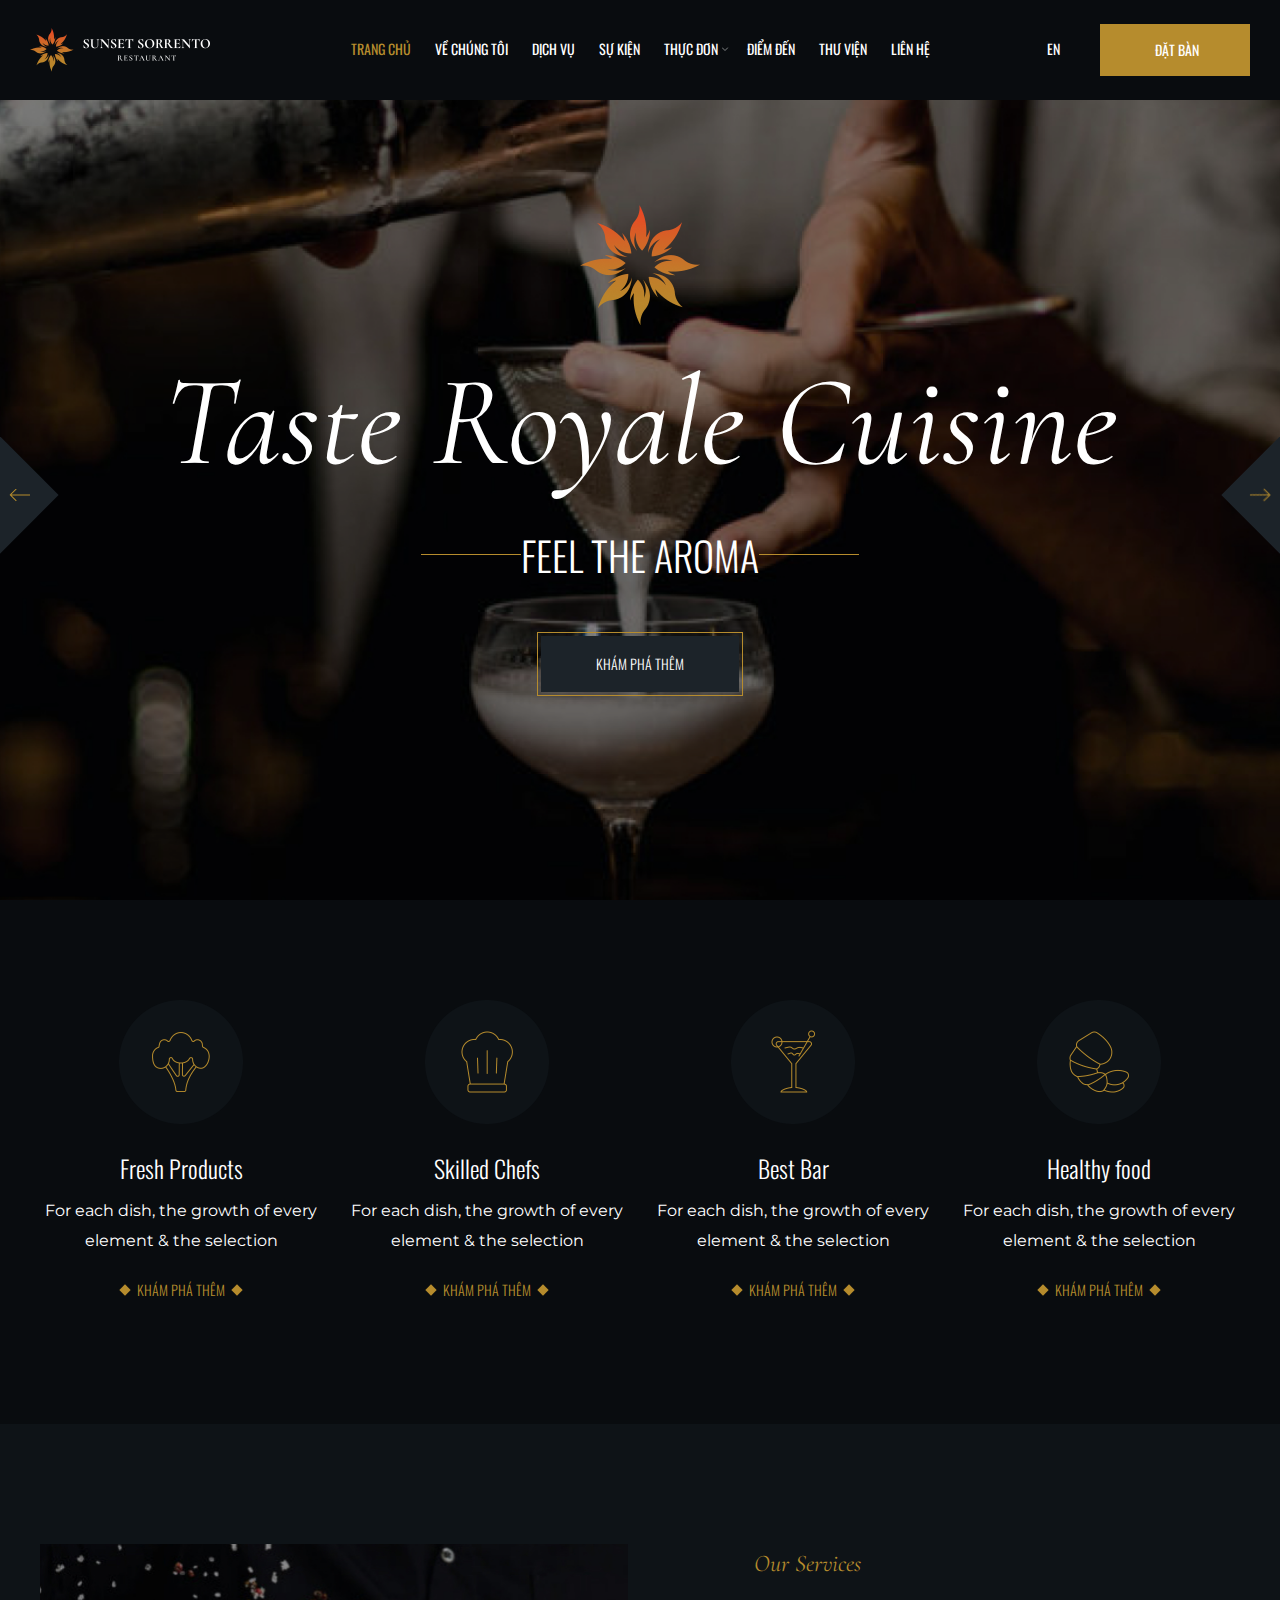
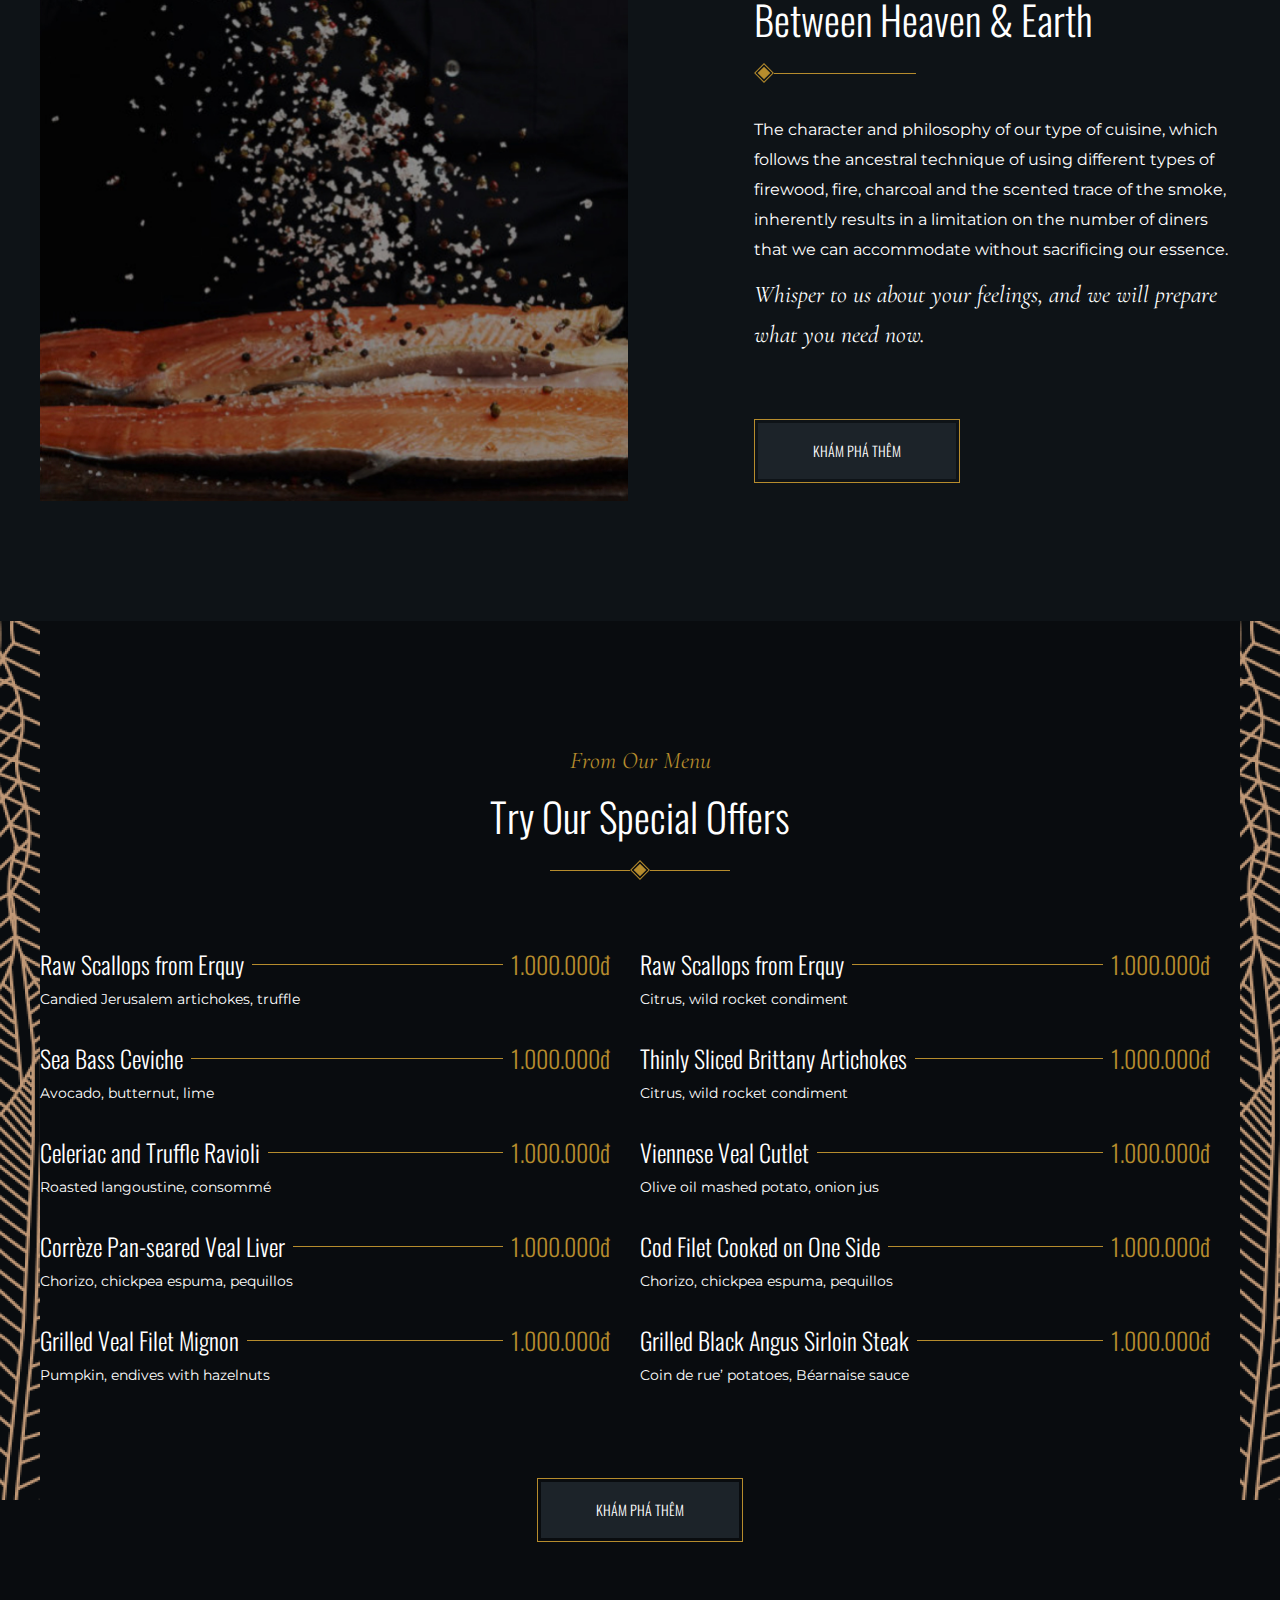
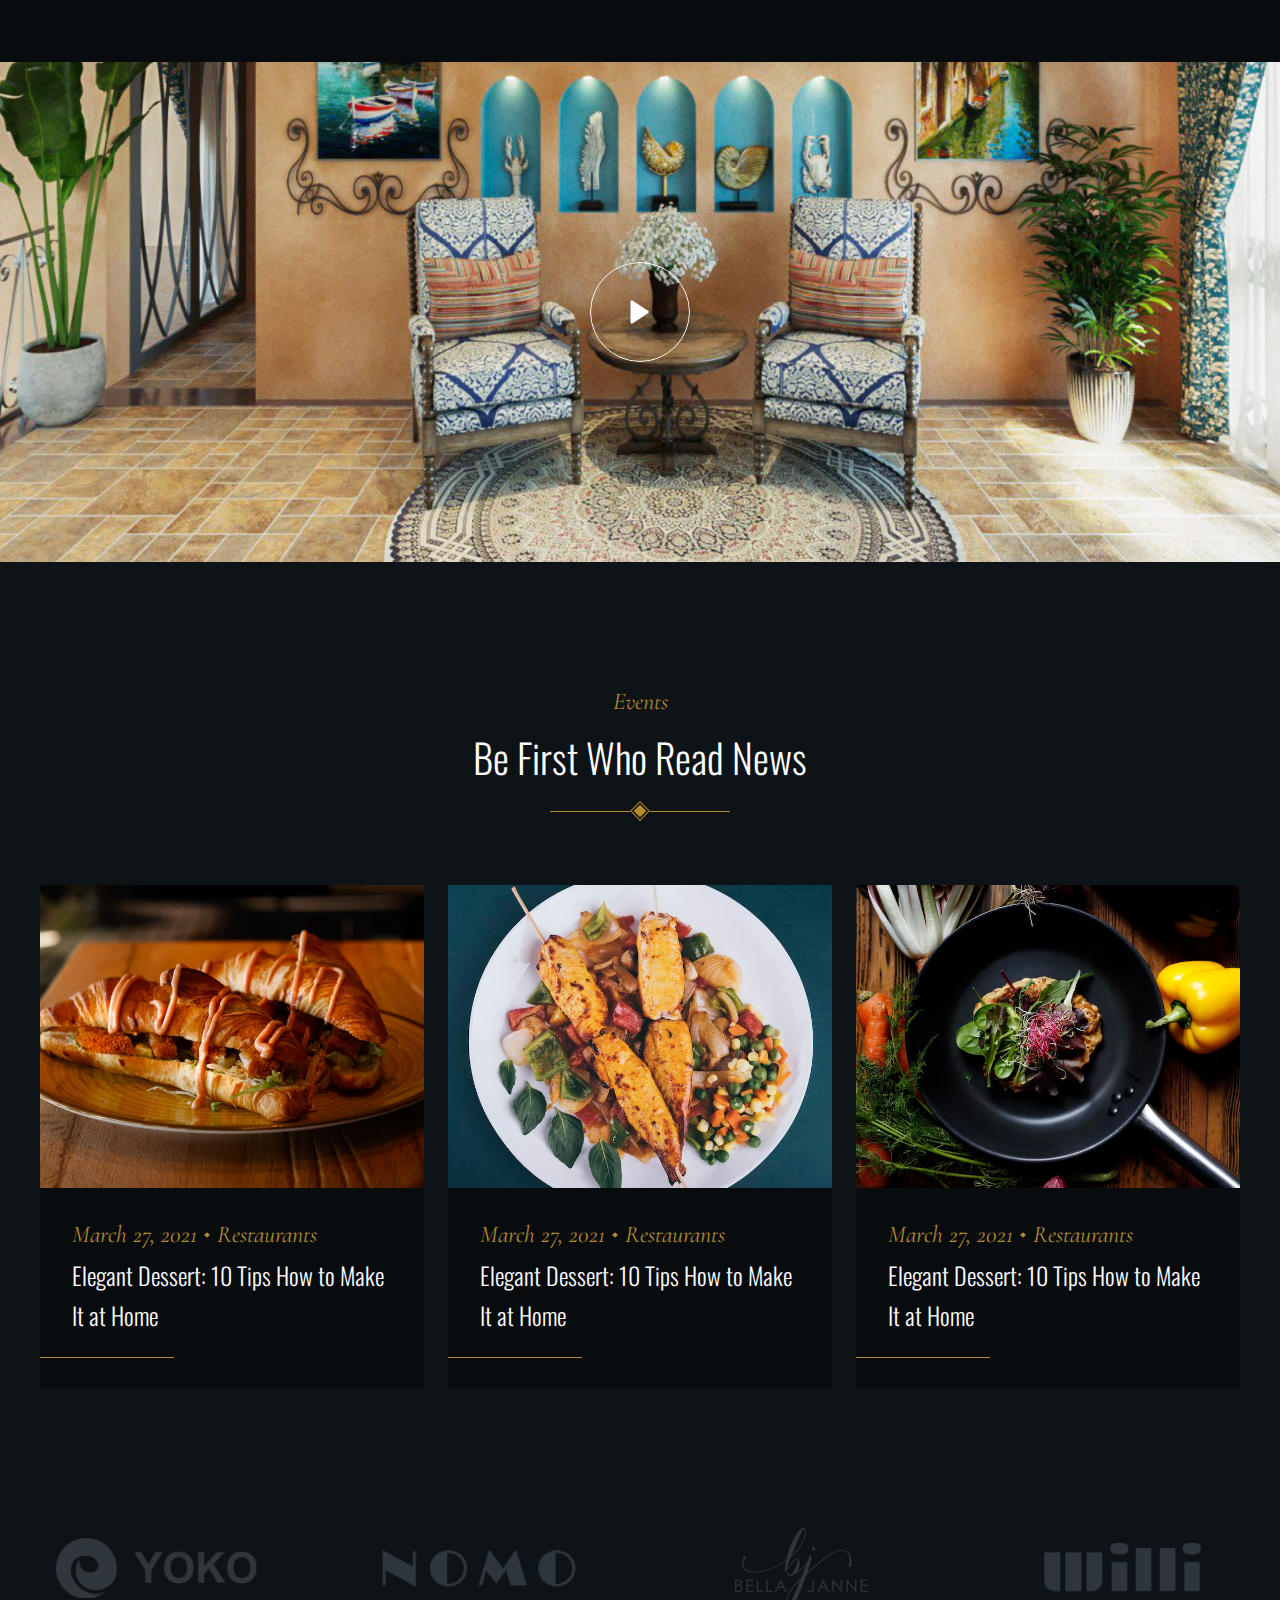
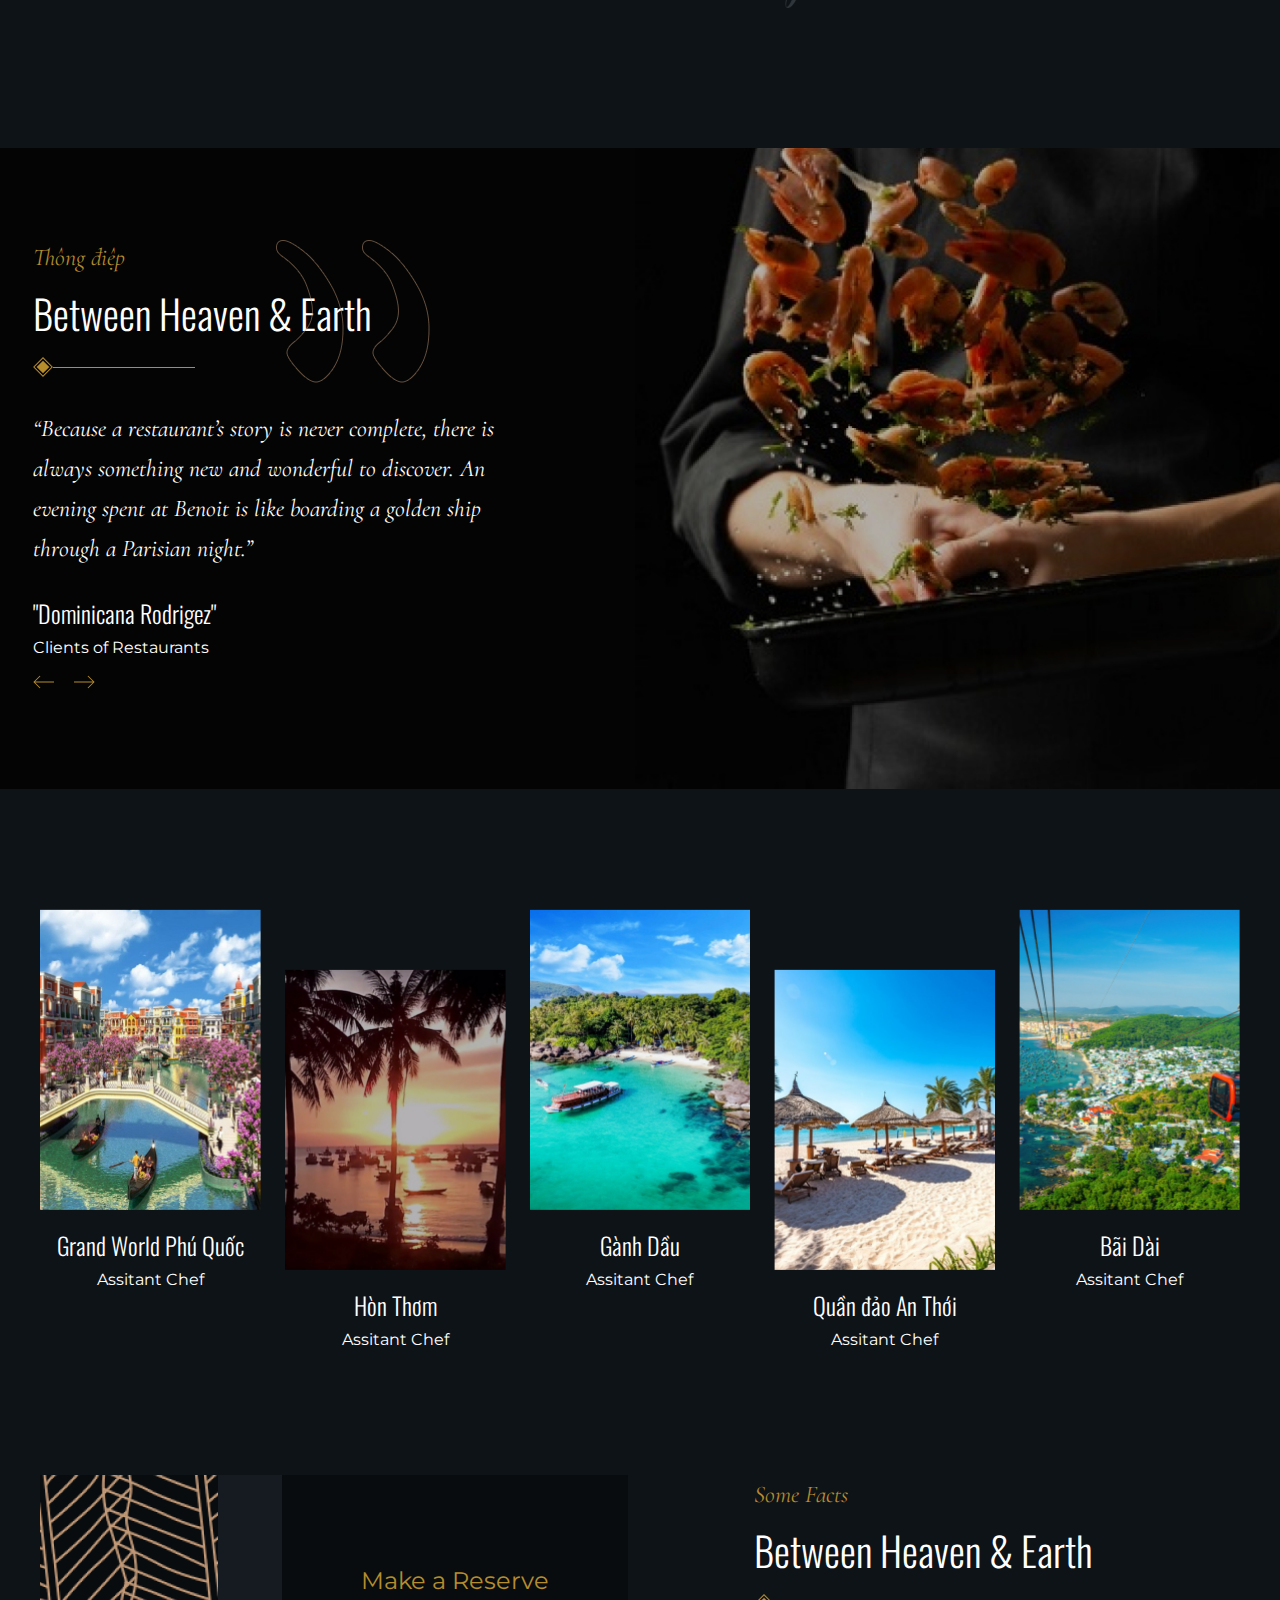
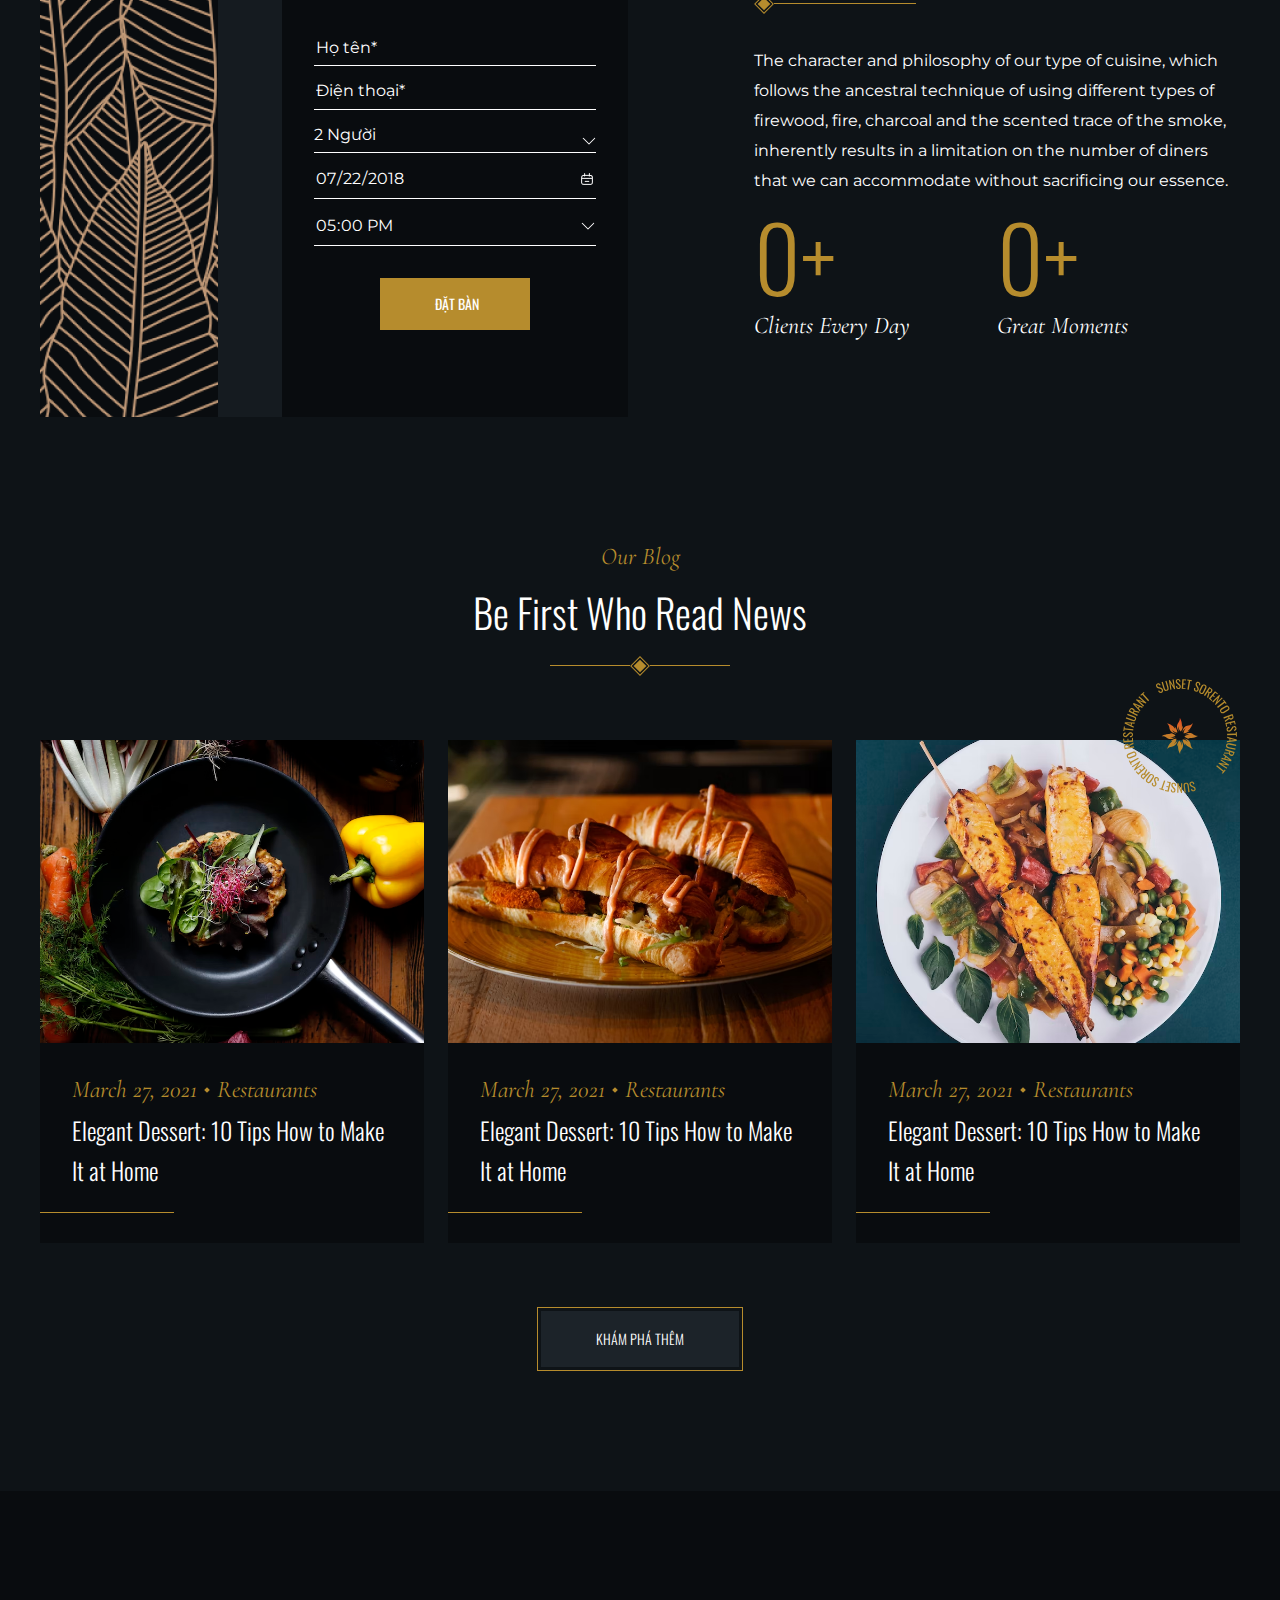
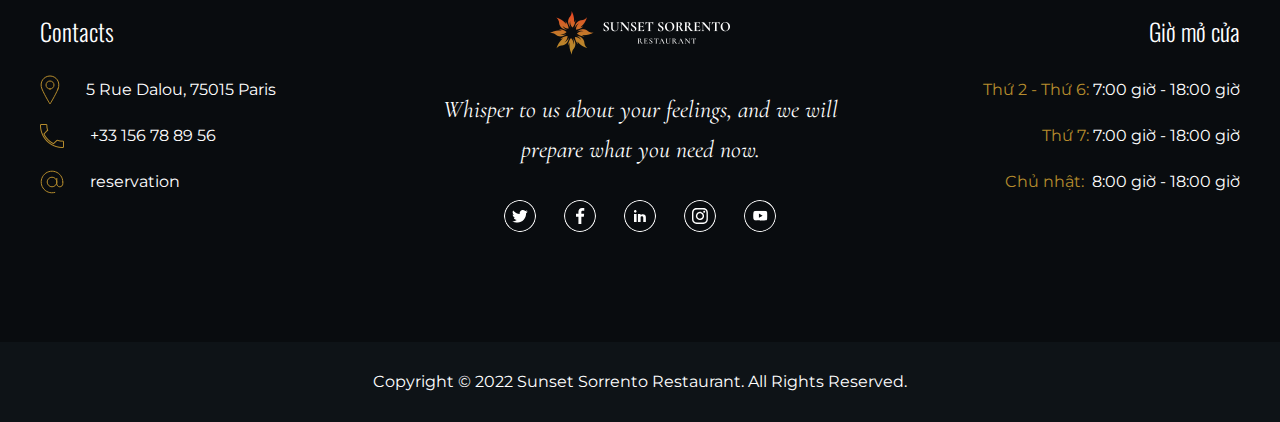
<file: index.html>
<!DOCTYPE html>
<html lang="en">

<head>
    <meta charset="UTF-8" />
    <meta name="viewport" content="width=device-width, initial-scale=1.0, maximum-scale=1.0, user-scalable=0" />
    <meta http-equiv="X-UA-Compatible" content="IE=edge,chrome=1" />
    <title>Sunset Sorrento</title>
    <link rel="icon" type="favicon" href="img/hoalogo.png">
    <meta name="title" content="">
    <meta name="description" content="">
    <meta name="keywords" content="">
    <!-- loading -->
    <style>
        .loading {
            position: fixed;
            width: 100%;
            height: 100vh;
            background-color: #000;
            z-index: 9999;
            overflow: visible;
            opacity: 1;
            pointer-events: all;
        }
        
        .loading.active {
            overflow: hidden;
            opacity: 0;
            pointer-events: none;
        }
    </style>
    <!-- meta tag facebook -->
    <meta property="og:locale" content="vi" />
    <meta property="og:type" content="article" />
    <meta property="og:title" content="" />
    <meta property="og:description" content="" />
    <meta property="og:url" content="" />
    <meta property="og:site_name" content="" />
    <meta property="og:image" content="" />
    <!-- meta tag twitter -->
    <meta property="og:type" content="" />
    <meta property="og:title" content="" />
    <meta property="og:description" content="" />
    <meta property="og:url" content="" />
    <meta property="og:image" content="" />

    <!-- nhúng css-->
    <link rel="stylesheet" href="./dest/style.min.css">
    <link rel="stylesheet" href="dest/font.css">
</head>

<body class="homepage">
    <!-- HEADER -->
    <div class="loading"> </div>
    <header class="header --home">
        <div class="container-fluid">
            <div class="iconmenu">
                <span></span>
            </div>
            <a href="index.html" class="logo">
                <img srcset="img/logo.png 2x" alt="">
            </a>
            <ul class="menu">
                <li><a class="active" href="index.html">TRANG CHỦ</a></li>
                <li><a href="about.html">VỀ CHÚNG TÔI</a></li>
                <li><a href="services.html">DỊCH VỤ</a></li>
                <li><a href="blog.html">SỰ KIỆN</a></li>
                <li class="submenu">
                    <a href="#" class="nav"><span>THỰC ĐƠN</span>
                        <img class="down" srcset="img/down.svg 2x" alt="">
                    </a>
                    <ul class="menudown">
                        <li><a href="mona.html">Món Á</a></li>
                        <li><a href="monau.html">Món Âu</a></li>
                        <li><a href="monau.html">Tráng Miệng</a></li>
                    </ul>
                </li>
                <li><a href="place.html">ĐIỂM ĐẾN</a></li>
                <li><a href="library.html">THƯ VIỆN</a></li>
                <li><a href="contact.html">LIÊN HỆ</a></li>
                <div class="button">
                    <a href="contact.html" class="order">ĐẶT BÀN</a>
                </div>
            </ul>
            <div class="header__left">
                <div class="header__left-lang">
                    <span>EN</span>
                    <ul class="down">
                        <li class="item"><a href="" target="_blank">VN</a></li>
                        <li class="item"><a href="" target="_blank">USA</a></li>
                        <li class="item"><a href="" target="_blank">CN</a></li>
                    </ul>
                </div>
                <div class="button">
                    <a href="contact.html" class="order">ĐẶT BÀN</a>
                </div>
            </div>
        </div>

    </header>
    <div class="top">
        <svg width="50" height="50" viewBox="0 0 50 50" fill="none" xmlns="http://www.w3.org/2000/svg">
        <path d="M25 1C38.2597 1 49 11.7403 49 25C49 38.2597 38.2597 49 25 49C11.7403 49 1 38.2597 1 25C1 11.7403 11.7403 1 25 1Z" stroke="#B68C2D"/>
        <path d="M25 16L25.3556 15.6485L25 15.2887L24.6444 15.6485L25 16ZM24.5 34.213V34.713L25.5 34.713V34.213L24.5 34.213ZM34.3556 24.755L25.3556 15.6485L24.6444 16.3515L33.6444 25.458L34.3556 24.755ZM24.6444 15.6485L15.6444 24.755L16.3556 25.458L25.3556 16.3515L24.6444 15.6485ZM24.5 16V34.213L25.5 34.213V16L24.5 16Z" fill="#B68C2D"/>
    </svg>
    </div>
    <!-- MAIN -->
    <main class="mainwrapper">
        <section class="scslider">
            <div class="scslider__list">
                <div class="scslider__list-item">
                    <div class="img">
                        <img class="banner-slider" src="img/slider1.jpg" alt="Sunset">
                    </div>
                    <div class="textbox">
                        <img class="flower" srcset="img/hoalogo.png 2x" alt="">
                        <h2 class="textbox__title">Taste Royale Cuisine</h2>
                        <h3 class="h3-oswald"><span>FEEL THE AROMA</span></h3>
                        <div class="btn">
                            <a href="mona.html" class="btn-sunset">
                                <span class="span-btn">khám phá thêm</span>
                            </a>
                        </div>
                    </div>
                </div>
                <div class="scslider__list-item">
                    <div class="img">
                        <img class="banner-slider" src="img/slider2.avif " alt="Sunset">
                    </div>
                    <div class="textbox ">
                        <img class="flower" srcset="img/hoalogo.png 2x" alt="">
                        <h2 class="textbox__title">Croque Monsieur</h2>
                        <h3 class="h3-oswald"><span>FEEL THE AROMA</span></h3>
                        <div class="btn">
                            <a href="mona.html" class="btn-sunset">
                                <span class="span-btn">khám phá thêm</span>
                            </a>
                        </div>
                    </div>
                </div>
                <div class="scslider__list-item">
                    <div class="img">
                        <img class="banner-slider" src="img/slider3.avif " alt="Sunset">
                    </div>
                    <div class="textbox ">
                        <img class="flower" srcset="img/hoalogo.png 2x" alt="">
                        <h2 class="textbox__title">Nicoise Bouillabaisse</h2>
                        <h3 class="h3-oswald"><span>FEEL THE AROMA</span></h3>
                        <div class="btn">
                            <a href="monau.html" class="btn-sunset">
                                <span class="span-btn">khám phá thêm</span>
                            </a>
                        </div>
                    </div>
                </div>
            </div>
            <div class="container-fluid">
                <div class="scslider__triangle">
                    <span class="scslider__triangle-item --pre ">
                        <img src="img/next.svg" alt="">
                    </span>
                    <span class="scslider__triangle-item --next">
                        <img src="img/next.svg " alt="">
                    </span>
                </div>
            </div>

        </section>
        <section class="scbenefit">
            <div class="container">
                <div class="scbenefit__list">
                    <div class="scbenefit__list-item">
                        <div class="img">
                            <img srcset="img/info-item1.png 2x" alt="Fresh Products">
                        </div>
                        <div class="content">
                            <a href="#">
                                <h4 class="h4-oswald">Fresh Products</h4>
                            </a>
                            <p class="text">
                                For each dish, the growth of every element & the selection
                            </p>
                        </div>
                        <a href="mona.html" class="scbnf-btn">
                            <span class="span-btn">khám phá thêm</span>
                        </a>
                    </div>
                    <div class="scbenefit__list-item">
                        <div class="img">
                            <img srcset="img/info-item2.png 2x" alt="Fresh Products">
                        </div>
                        <div class="content">
                            <a href="#">
                                <h4 class="h4-oswald">Skilled Chefs</h4>
                            </a>
                            <p class="text">
                                For each dish, the growth of every element & the selection
                            </p>
                        </div>
                        <a href="library.html" class="scbnf-btn">
                            <span>khám phá thêm</span>
                        </a>
                    </div>
                    <div class="scbenefit__list-item">
                        <div class="img">
                            <img srcset="img/info-item3.png 2x" alt="Fresh Products">
                        </div>
                        <div class="content">
                            <a href="#">
                                <h4 class="h4-oswald">Best Bar</h4>
                            </a>
                            <p class="text">
                                For each dish, the growth of every element & the selection
                            </p>
                        </div>
                        <a href="place.html" class="scbnf-btn">
                            <span>khám phá thêm</span>
                        </a>
                    </div>
                    <div class="scbenefit__list-item">
                        <div class="img">
                            <img srcset="img/info-item4.png 2x" alt="Fresh Products">
                        </div>
                        <div class="content">
                            <a href="#">
                                <h4 class="h4-oswald">Healthy food</h4>
                            </a>
                            <p class="text">
                                For each dish, the growth of every element & the selection
                            </p>
                        </div>
                        <a href="mona.html" class="scbnf-btn">
                            <span>khám phá thêm</span>
                        </a>
                    </div>
                </div>
            </div>
        </section>
        <section class="scservices pd">
            <div class="container">
                <div class="scservices__img">
                    <img src="img/svc.jpg" alt="">
                </div>
                <div class="content">
                    <div class="textbox ">
                        <h4 class="h4-cormorant">Our Services</h4>
                        <h3 class="h3-oswald">Between Heaven & Earth</h3>
                        <div class="line line--left">
                            <div class="line-decor">
                            </div>
                        </div>
                    </div>
                    <div class="content-right">
                        <p class="description normal">
                            The character and philosophy of our type of cuisine, which follows the ancestral technique of using different types of firewood, fire, charcoal and the scented trace of the smoke, inherently results in a limitation on the number of diners that we can
                            accommodate without sacrificing our essence.
                        </p>
                        <p class="description-italic h4-cormorant">Whisper to us about your feelings, and we will prepare what you need now.</p>
                    </div>
                    <div class="btn">
                        <a href="services.html" class="btn-sunset">
                            <span class="span-btn">khám phá thêm</span>
                        </a>
                    </div>
                </div>
            </div>
        </section>
        <section class="scmenu pd">
            <div class="bgr">
                <img class="bgr-left-right" src="img/bgr-left-right.png" alt="">
                <img class="bgr-left-right" src="img/bgr-left-right.png" alt="">
            </div>
            <div class="container">
                <div class="textbox tbx--center">
                    <h4 class="h4-cormorant">From Our Menu</h4>
                    <h3 class="h3-oswald">Try Our Special Offers</h3>
                    <div class="line line--center">
                        <div class="line-decor"></div>
                    </div>
                </div>
                <div class="scmenu__list">
                    <div class="scmenu__list-item">
                        <div class="price">
                            <h4 class="h4-oswald">Raw Scallops from Erquy</h4>
                            <span class="price-item">1.000.000đ</span>
                        </div>
                        <span class="text"> Candied Jerusalem artichokes, truffle</span>
                    </div>
                    <div class="scmenu__list-item">
                        <div class="price">
                            <h4 class="h4-oswald">Raw Scallops from Erquy</h4>
                            <span class="price-item">1.000.000đ</span>
                        </div>
                        <span class="text"> Citrus, wild rocket condiment</span>
                    </div>
                    <div class="scmenu__list-item">
                        <div class="price">
                            <h4 class="h4-oswald">Sea Bass Ceviche</h4>
                            <span class="price-item">1.000.000đ</span>
                        </div>
                        <span class="text">Avocado, butternut, lime </span>
                    </div>
                    <div class="scmenu__list-item">
                        <div class="price">
                            <h4 class="h4-oswald">Thinly Sliced Brittany Artichokes</h4>
                            <span class="price-item">1.000.000đ</span>
                        </div>
                        <span class="text"> Citrus, wild rocket condiment</span>
                    </div>
                    <div class="scmenu__list-item">
                        <div class="price">
                            <h4 class="h4-oswald">Celeriac and Truffle Ravioli</h4>
                            <span class="price-item">1.000.000đ</span>
                        </div>
                        <span class="text">Roasted langoustine, consommé</span>
                    </div>
                    <div class="scmenu__list-item">
                        <div class="price">
                            <h4 class="h4-oswald">Viennese Veal Cutlet</h4>
                            <span class="price-item">1.000.000đ</span>
                        </div>
                        <span class="text">Olive oil mashed potato, onion jus</span>
                    </div>
                    <div class="scmenu__list-item">
                        <div class="price">
                            <h4 class="h4-oswald">Corrèze Pan-seared Veal Liver</h4>
                            <span class="price-item">1.000.000đ</span>
                        </div>
                        <span class="text">Chorizo, chickpea espuma, pequillos</span>
                    </div>
                    <div class="scmenu__list-item">
                        <div class="price">
                            <h4 class="h4-oswald">Cod Filet Cooked on One Side</h4>
                            <span class="price-item">1.000.000đ</span>
                        </div>
                        <span class="text">Chorizo, chickpea espuma, pequillos</span>
                    </div>
                    <div class="scmenu__list-item">
                        <div class="price">
                            <h4 class="h4-oswald">Grilled Veal Filet Mignon</h4>
                            <span class="price-item">1.000.000đ</span>
                        </div>
                        <span class="text">Pumpkin, endives with hazelnuts</span>
                    </div>
                    <div class="scmenu__list-item">
                        <div class="price">
                            <h4 class="h4-oswald">Grilled Black Angus Sirloin Steak </h4>
                            <span class="price-item">1.000.000đ</span>
                        </div>
                        <span class="text">Coin de rue’ potatoes, Béarnaise sauce                        </span>
                    </div>
                </div>
                <div class="btn">
                    <a href="mona.html" class="btn-sunset">
                        <span class="span-btn">khám phá thêm</span>
                    </a>
                </div>
            </div>
        </section>
        <section class="video">
            <div class="img" data-id="5AjOLbRBFaE">
                <img class="banner" src="img/video-img.jpg" alt="">
            </div>
            <img class="btn-play" src="img/play.svg" alt="">
        </section>
        <section class="scevents pd">
            <div class="container">
                <div class="textbox tbx--center">
                    <h4 class="h4-cormorant">Events</h4>
                    <h3 class="h3-oswald">Be First Who Read News</h3>
                    <div class="line line--center">
                        <div class="line-decor"></div>
                    </div>
                </div>
                <div class="boxs">
                    <div class="boxs__item active">
                        <a href="event.html" class="boxs__item-img">
                            <img src="img/event1.avif" alt="">
                        </a>
                        <div class="boxs__item-content">
                            <h4 class="h4-cormorant">March 27, 2021<span>Restaurants</span></h4>
                            <a href="event.html">
                                <h4 class="h4-oswald"> Elegant Dessert: 10 Tips How to Make It at Home </h4>
                            </a>
                        </div>
                    </div>
                    <div class="boxs__item">
                        <a href="event.html" class="boxs__item-img">
                            <img src="img/event2.avif" alt="">
                        </a>
                        <div class="boxs__item-content">
                            <h4 class="h4-cormorant">March 27, 2021<span>Restaurants</span></h4>
                            <a href="event.html">
                                <h4 class="h4-oswald">Elegant Dessert: 10 Tips How to Make It at Home </h4>
                            </a>
                        </div>
                    </div>
                    <div class="boxs__item">
                        <a href="event.html" class="boxs__item-img">
                            <img src="img/event3.avif" alt="">
                        </a>
                        <div class="boxs__item-content">
                            <h4 class="h4-cormorant">March 27, 2021<span>Restaurants</span></h4>
                            <a href="event.html">
                                <h4 class="h4-oswald">Elegant Dessert: 10 Tips How to Make It at Home </h4>
                            </a>
                        </div>
                    </div>
                </div>
            </div>
        </section>
        <section class="sccompany pd">
            <img class="sccompany__item-img" src="img/c1.png" alt="Yoko">
            <img class="sccompany__item-img" src="img/c2.png" alt="Nomo">
            <img class="sccompany__item-img" src="img/c3.png " alt="Bella Janne">
            <img class="sccompany__item-img" src="img/c4.png " alt="willi">
            <img class="sccompany__item-img" src="img/c1.png" alt="Yoko">
            <img class="sccompany__item-img" src="img/c2.png" alt="Nomo">
            <img class="sccompany__item-img" src="img/c3.png " alt="Bella Janne">
            <img class="sccompany__item-img" src="img/c4.png " alt="willi">
        </section>
        <section class="thongdiep">
            <div class="thongdiep__left">
                <div class="textbox tbx--left">
                    <h4 class="h4-cormorant">Thông điệp</h4>
                    <h3 class="h3-oswald">Between Heaven & Earth</h3>
                    <div class="thongdiep-bgr">
                        <img srcset="img/phayphay.png 2x" alt="">
                    </div>
                    <div class="line line--left">
                        <div class="line-decor"></div>
                    </div>
                </div>
                <div class="contentSlider">
                    <div class="content">
                        <p class="paragrapth h4-cormorant">
                            “Because a restaurant’s story is never complete, there is always something new and wonderful to discover. An evening spent at Benoit is like boarding a golden ship through a Parisian night.”
                        </p>
                        <div class="content-right">
                            <h4 class="info__name h4-oswald">"Dominicana Rodrigez"</h4>
                            <p>Clients of Restaurants</p>
                        </div>
                    </div>
                    <div class="content">
                        <p class="paragrapth h4-cormorant">
                            "Beef steak is referred to as just "steak" and can be purchased uncooked in supermarkets, butchers, and some smallgood shops. It is sold cooked as a meal in almost every.”
                        </p>
                        <div class="content-right">
                            <h4 class="info__name h4-oswald">"USDA beef grades"</h4>
                            <p>Special beef designations</p>

                        </div>
                    </div>
                    <div class="content">
                        <p class="paragrapth h4-cormorant">
                            “Restaurant specialising in modern Australian food, and is ranked based on the quality and the cut. Most venues usually have three to seven different cuts of steak on their menu and serve it.”
                        </p>
                        <div class="content-right">
                            <h4 class="info__name h4-oswald">"Flat iron steak"</h4>
                            <p>United Kingdom</p>
                        </div>
                    </div>
                </div>
                <div class="info__btn">
                    <img src="img/td-next.svg" class="next" alt="">
                    <img src="img/td-next.svg" alt="" class="pre">
                </div>
            </div>
            <div class="thongdiep__right">
                <img src="img/thongdiep.jpg" alt="">
            </div>
        </section>
        <section class="scbeachs">
            <div class="container">
                <div class="listplace">
                    <div class="scbeachs__item">
                        <a href="place.html" class="scbeachs__item-img">
                            <img src="img/travelg1.jpg" alt="PhuQuoc">
                            <div class="hover">
                                <span></span>
                            </div>
                        </a>
                        <div class="scbeachs__item-title">
                            <a href="place.html">
                                <h4 class="h4-oswald"> Grand World Phú Quốc</h4>
                            </a>
                            <p class="text"> Assitant Chef</p>
                        </div>
                    </div>
                    <div class="scbeachs__item">
                        <a href="place.html" class="scbeachs__item-img">
                            <img src="img/travelg3.jpg" alt="Hòn Thơm">
                            <div class="hover">
                                <span></span>
                            </div>
                        </a>
                        <div class="scbeachs__item-title">
                            <a href="place.html">
                                <h4 class="h4-oswald"> Hòn Thơm</h4>
                            </a>
                            <p class="text"> Assitant Chef</p>
                        </div>
                    </div>
                    <div class="scbeachs__item">
                        <a href="place.html" class="scbeachs__item-img">
                            <img src="img/travelg4.jpg" alt="Gành Dầu">
                            <div class="hover">
                                <span></span>
                            </div>
                        </a>
                        <div class="scbeachs__item-title">
                            <a href="place.html">
                                <h4 class="h4-oswald">Gành Dầu</h4>
                            </a>
                            <p class="text"> Assitant Chef</p>
                        </div>
                    </div>
                    <div class="scbeachs__item">
                        <a href="place.html" class="scbeachs__item-img">
                            <img src="img/travelg5.jpg" alt="Quần đảo An Thới">
                            <div class="hover">
                                <span></span>
                            </div>
                        </a>
                        <div class="scbeachs__item-title">
                            <a href="place.html">
                                <h4 class="h4-oswald">Quần đảo An Thới</h4>
                            </a>
                            <p class="text"> Assitant Chef</p>
                        </div>
                    </div>
                    <div class="scbeachs__item">
                        <a href="place.html" class="scbeachs__item-img">
                            <img src="img/travelg2.jpg" alt="Bãi Dài">
                            <div class="hover">
                                <span></span>
                            </div>
                        </a>
                        <div class="scbeachs__item-title">
                            <a href="place.html">
                                <h4 class="h4-oswald">Bãi Dài</h4>
                            </a>
                            <p class="text"> Assitant Chef</p>
                        </div>
                    </div>
                </div>
            </div>
        </section>
        <section class="scsign">
            <div class="container">
                <div class="scsign__left">
                    <div class="bgr">
                        <img src="img/bg-make.png" alt="">
                        <span></span>
                    </div>
                    <form class="form">
                        <h4 class="form-title">Make a Reserve</h4>
                        <div class="listinput">
                            <div class="listinput__item">
                                <input type="text" placeholder="Họ tên*">
                            </div>
                            <div class="listinput__item">
                                <input type="tel" placeholder="Điện thoại*">
                            </div>
                            <div class="listinput__item ">
                                <select id="people" name="cars">
                                  <option value="volvo">2 Người</option>
                                  <option value="saab">3 Người</option>
                                  <option value="mercedes">4 Người</option>
                                </select>
                            </div>
                            <div class="listinput__item">
                                <input type="date" id="start" name="trip-start" value="2018-07-22" min="2018-01-01">
                            </div>
                            <div class="listinput__item">
                                <input type="time" name="time" value="17:00">
                            </div>
                        </div>
                        <div class="button">
                            <a href="contact.html" class="order">ĐẶT BÀN</a>
                        </div>
                    </form>
                </div>
                <div class="content">
                    <div class="textbox">
                        <h4 class="h4-cormorant">Some Facts</h4>
                        <h3 class="h3-oswald">Between Heaven & Earth</h3>
                        <div class="line line--left">
                            <div class="line-decor">
                            </div>
                        </div>
                    </div>
                    <div class="content-right">
                        <p class="description normal">
                            The character and philosophy of our type of cuisine, which follows the ancestral technique of using different types of firewood, fire, charcoal and the scented trace of the smoke, inherently results in a limitation on the number of diners that we can
                            accommodate without sacrificing our essence.
                        </p>
                    </div>
                    <div class="listnumber">
                        <div class="listnumber__item">
                            <div class="listnumber__item-number"><span data-target="200">0</span>+</div>
                            <span class="listnumber__item-text">Clients Every Day</span>
                        </div>
                        <div class="listnumber__item">
                            <div class="listnumber__item-number"> <span data-target="180">0</span>+</div>
                            <span class="listnumber__item-text">Great Moments</span>
                        </div>
                    </div>
                </div>
            </div>
        </section>
        <section class="scblog pd">
            <div class="container">
                <div class="textbox tbx--center">
                    <h4 class="h4-cormorant">Our Blog</h4>
                    <h3 class="h3-oswald">Be First Who Read News</h3>
                    <div class="line line--center">
                        <div class="line-decor"></div>
                    </div>
                </div>
                <div class="boxs">
                    <div class="logocircle">
                        <img class="logofixed" src="img/logo-circle.svg" alt="">
                    </div>
                    <div class="boxs__item">
                        <a href="blog.html" class="boxs__item-img">
                            <img src="img/event3.avif" alt="">
                        </a>
                        <div class="boxs__item-content">
                            <h4 class="h4-cormorant">March 27, 2021<span>Restaurants</span></h4>
                            <a href="blog.html">
                                <h4 class="h4-oswald"> Elegant Dessert: 10 Tips How to Make It at Home </h4>
                            </a>
                        </div>
                    </div>
                    <div class="boxs__item">
                        <a href="blog.html" class="boxs__item-img">
                            <img src="img/event1.avif" alt="">
                        </a>
                        <div class="boxs__item-content">
                            <h4 class="h4-cormorant">March 27, 2021<span>Restaurants</span></h4>
                            <a href="blog.html">
                                <h4 class="h4-oswald"> Elegant Dessert: 10 Tips How to Make It at Home </h4>
                            </a>
                        </div>
                    </div>
                    <div class="boxs__item">
                        <a href="blog.html" class="boxs__item-img">
                            <img src="img/event2.avif" alt="">
                        </a>
                        <div class="boxs__item-content">
                            <h4 class="h4-cormorant">March 27, 2021<span>Restaurants</span></h4>
                            <a href="blog.html">
                                <h4 class="h4-oswald"> Elegant Dessert: 10 Tips How to Make It at Home </h4>
                            </a>
                        </div>
                    </div>
                </div>
                <div class="btn mg">
                    <a href="blog.html" class="btn-sunset">
                        <span class="span-btn">khám phá thêm</span>
                    </a>
                </div>
            </div>
        </section>
    </main>
    <!-- FOOTER -->
    <footer class="footer pd">
        <div class="container">
            <div class="footer__contact">
                <h4 class="footer__contact-title h4-oswald">Contacts</h4>
                <div class="footer__contact-item">
                    <img src="img/icon-location.svg" alt="">
                    <p class="footer-content"> 5 Rue Dalou, 75015 Paris</p>
                </div>
                <div class="footer__contact-item">
                    <img srcset="img/phone.png 2x" alt="">
                    <p class="footer-content">+33 156 78 89 56</p>
                </div>
                <div class="footer__contact-item">
                    <img src="img/mail.svg" alt="">
                    <p class="footer-content">reservation</p>
                </div>
            </div>
            <div class="footer__sayings">
                <a href="index.html" class="logo">
                    <img srcset="img/logo.png 2x" alt="">
                </a>
                <h4 class="h4-cormorant">Whisper to us about your feelings, and we will prepare what you need now.</h4>
                <div class="listsocial">
                    <a class="listsocial__item twt" href="" target="_blank">
                        <svg width="32" height="32" viewBox="0 0 32 32" fill="none" xmlns="http://www.w3.org/2000/svg">
                            <g clip-path="url(#clip0_110_1509)">
                            <path d="M16.0008 -0.0341797C7.1588 -0.0341797 -0.0332031 7.15782 -0.0332031 15.9998C-0.0332031 24.8418 7.1588 32.0338 16.0008 32.0338C24.8428 32.0338 32.0348 24.8418 32.0348 15.9998C32.0348 7.15782 24.8428 -0.0341797 16.0008 -0.0341797ZM16.0008 30.9658C7.7488 30.9658 1.0348 24.2518 1.0348 15.9998C1.0348 7.74782 7.7488 1.03382 16.0008 1.03382C24.2528 1.03382 30.9668 7.74782 30.9668 15.9998C30.9668 24.2518 24.2528 30.9658 16.0008 30.9658Z" fill="white"/>
                            <g clip-path="url(#clip1_110_1509)">
                            <path d="M22.1064 13.1975C22.1168 13.3375 22.1168 13.4767 22.1168 13.6159C22.1168 17.8759 18.8744 22.7847 12.9488 22.7847C11.1232 22.7847 9.4272 22.2559 8 21.3375C8.2592 21.3671 8.5088 21.3775 8.7784 21.3775C10.2288 21.381 11.6381 20.896 12.7792 20.0007C12.1067 19.9886 11.4549 19.7667 10.9146 19.3661C10.3743 18.9655 9.97263 18.4063 9.7656 17.7663C9.9648 17.7959 10.1648 17.8159 10.3744 17.8159C10.6632 17.8159 10.9536 17.7759 11.2232 17.7063C10.4934 17.559 9.83718 17.1634 9.36609 16.5869C8.89501 16.0104 8.63815 15.2885 8.6392 14.5439V14.5039C9.0688 14.7431 9.5672 14.8927 10.0952 14.9127C9.65287 14.6188 9.29018 14.22 9.03947 13.7518C8.78877 13.2836 8.65785 12.7606 8.6584 12.2295C8.6584 11.6311 8.8176 11.0823 9.0968 10.6039C9.90651 11.6 10.9164 12.4148 12.0611 12.9957C13.2057 13.5765 14.4596 13.9105 15.7416 13.9759C15.692 13.7359 15.6616 13.4871 15.6616 13.2375C15.6614 12.8143 15.7446 12.3952 15.9065 12.0041C16.0683 11.6131 16.3057 11.2578 16.6049 10.9585C16.9042 10.6592 17.2595 10.4219 17.6506 10.26C18.0416 10.0981 18.4608 10.0149 18.884 10.0151C19.812 10.0151 20.6496 10.4039 21.2384 11.0327C21.9598 10.8932 22.6516 10.6299 23.2832 10.2543C23.0427 10.999 22.539 11.6304 21.8664 12.0303C22.5062 11.9574 23.1315 11.7891 23.7216 11.5311C23.2809 12.1736 22.7348 12.737 22.1064 13.1975Z" fill="white"/>
                            </g>
                            </g>
                            <defs>
                            <clipPath id="clip0_110_1509">
                            <rect width="32" height="32" fill="white"/>
                            </clipPath>
                            <clipPath id="clip1_110_1509">
                            <rect width="16" height="12.8" fill="white" transform="translate(8 10)"/>
                            </clipPath>
                            </defs>
                            </svg>
                    </a>
                    <a class="listsocial__item fb" href="" target="_blank">
                        <svg width="32" height="32" viewBox="0 0 32 32" fill="none" xmlns="http://www.w3.org/2000/svg">
                            <path d="M16 0C7.17675 0 0 7.17675 0 16C0 24.8233 7.17675 32 16 32C24.8233 32 32 24.8233 32 16C32 7.17675 24.8233 0 16 0ZM16 30.9343C7.7655 30.9343 1.06574 24.2345 1.06574 16C1.06574 7.7655 7.7655 1.06574 16 1.06574C24.2345 1.06574 30.9343 7.7655 30.9343 16C30.9343 24.2345 24.2345 30.9343 16 30.9343Z" fill="white"/>
                            <path d="M14.4294 23.949H17.3532V16.6645H19.798L20.1672 13.8305H17.3532V12.0143C17.3532 11.1961 17.5827 10.6373 18.7602 10.6373H20.267V8.09268C20.0075 8.06274 19.1194 7.98291 18.0816 7.98291C15.9063 7.98291 14.4294 9.31009 14.4294 11.7349V13.8305H11.9746V16.6645H14.4294V23.949Z" fill="white"/>
                        </svg>
                    </a>
                    <a class="listsocial__item inl" href="" target="_blank">
                        <svg width="32" height="32" viewBox="0 0 32 32" fill="none" xmlns="http://www.w3.org/2000/svg">
                            <g clip-path="url(#clip0_110_1519)">
                            <path d="M16.0008 -0.0341797C7.1588 -0.0341797 -0.0332031 7.15782 -0.0332031 15.9998C-0.0332031 24.8418 7.1588 32.0338 16.0008 32.0338C24.8428 32.0338 32.0348 24.8418 32.0348 15.9998C32.0348 7.15782 24.8428 -0.0341797 16.0008 -0.0341797ZM16.0008 30.9658C7.7488 30.9658 1.0348 24.2518 1.0348 15.9998C1.0348 7.74782 7.7488 1.03382 16.0008 1.03382C24.2528 1.03382 30.9668 7.74782 30.9668 15.9998C30.9668 24.2518 24.2528 30.9658 16.0008 30.9658Z" fill="white"/>
                            <g clip-path="url(#clip1_110_1519)">
                            <path d="M16.6003 22H13.9336V14H16.6003V15.3333C16.881 14.9762 17.2373 14.6856 17.6436 14.4824C18.0499 14.2792 18.4961 14.1684 18.9503 14.158C19.7445 14.1624 20.5046 14.4816 21.0639 15.0456C21.6231 15.6096 21.9359 16.3724 21.9336 17.1667V22H19.2669V17.5C19.2153 17.1397 19.0354 16.8102 18.7601 16.572C18.4849 16.3339 18.1329 16.2032 17.7689 16.204C17.606 16.2091 17.4458 16.2471 17.298 16.3157C17.1502 16.3843 17.0177 16.482 16.9085 16.6031C16.7994 16.7241 16.7158 16.8659 16.6629 17.0201C16.6099 17.1742 16.5886 17.3374 16.6003 17.5V22ZM12.6003 22H9.93359V14H12.6003V22ZM11.2669 12.6667C10.9133 12.6667 10.5742 12.5262 10.3241 12.2761C10.0741 12.0261 9.93359 11.687 9.93359 11.3333C9.93359 10.9797 10.0741 10.6406 10.3241 10.3905C10.5742 10.1405 10.9133 10 11.2669 10C11.6205 10 11.9597 10.1405 12.2097 10.3905C12.4598 10.6406 12.6003 10.9797 12.6003 11.3333C12.6003 11.687 12.4598 12.0261 12.2097 12.2761C11.9597 12.5262 11.6205 12.6667 11.2669 12.6667Z" fill="white"/>
                            </g>
                            </g>
                            <defs>
                            <clipPath id="clip0_110_1519">
                            <rect width="32" height="32" fill="white"/>
                            </clipPath>
                            <clipPath id="clip1_110_1519">
                            <rect width="12" height="12" fill="white" transform="translate(9.93359 10)"/>
                            </clipPath>
                            </defs>
                        </svg>
                    </a>
                    <a class="listsocial__item ins" href="" target="_blank">
                        <svg width="32" height="32" viewBox="0 0 32 32" fill="none" xmlns="http://www.w3.org/2000/svg">
                            <path d="M16 0C7.17675 0 0 7.17675 0 16C0 24.8233 7.17675 32 16 32C24.8233 32 32 24.8233 32 16C32 7.17675 24.8233 0 16 0ZM16 30.9343C7.7655 30.9343 1.06574 24.2345 1.06574 16C1.06574 7.7655 7.7655 1.06574 16 1.06574C24.2345 1.06574 30.9343 7.7655 30.9343 16C30.9343 24.2345 24.2345 30.9343 16 30.9343Z" fill="white"/>
                            <g clip-path="url(#clip0_110_1525)">
                            <path d="M15.9661 11.8748C15.1569 11.8748 14.3659 12.1148 13.6931 12.5643C13.0203 13.0139 12.4959 13.6529 12.1862 14.4004C11.8766 15.148 11.7956 15.9707 11.9534 16.7643C12.1113 17.5579 12.5009 18.2869 13.0731 18.8591C13.6453 19.4313 14.3743 19.8209 15.1679 19.9788C15.9616 20.1367 16.7842 20.0556 17.5318 19.746C18.2794 19.4363 18.9184 18.9119 19.3679 18.2391C19.8175 17.5663 20.0574 16.7753 20.0574 15.9661C20.0587 15.4285 19.9538 14.8959 19.7487 14.3989C19.5435 13.9019 19.2422 13.4504 18.862 13.0702C18.4819 12.69 18.0303 12.3887 17.5333 12.1836C17.0364 11.9784 16.5038 11.8735 15.9661 11.8748ZM15.9661 18.6305C15.4392 18.6305 14.924 18.4742 14.4859 18.1814C14.0477 17.8887 13.7062 17.4726 13.5046 16.9857C13.3029 16.4989 13.2502 15.9632 13.353 15.4463C13.4558 14.9295 13.7095 14.4548 14.0821 14.0821C14.4548 13.7095 14.9295 13.4558 15.4463 13.353C15.9632 13.2502 16.4989 13.3029 16.9857 13.5046C17.4726 13.7062 17.8887 14.0477 18.1814 14.4859C18.4742 14.924 18.6305 15.4392 18.6305 15.9661C18.6305 16.6727 18.3497 17.3504 17.8501 17.8501C17.3504 18.3497 16.6727 18.6305 15.9661 18.6305ZM21.185 11.7052C21.185 11.9025 21.1265 12.0955 21.0169 12.2596C20.9072 12.4237 20.7514 12.5516 20.569 12.6271C20.3867 12.7026 20.186 12.7224 19.9925 12.6839C19.7989 12.6454 19.6211 12.5503 19.4815 12.4108C19.342 12.2712 19.2469 12.0934 19.2084 11.8998C19.1699 11.7063 19.1897 11.5056 19.2652 11.3233C19.3408 11.141 19.4687 10.9851 19.6328 10.8755C19.7969 10.7658 19.9898 10.7073 20.1871 10.7073C20.4518 10.7073 20.7056 10.8124 20.8928 10.9996C21.0799 11.1867 21.185 11.4405 21.185 11.7052ZM23.8893 12.703C23.9183 11.4625 23.4556 10.2608 22.602 9.36015C21.7061 8.49568 20.5039 8.02195 19.2591 8.04295C17.9619 7.98308 13.9704 7.98308 12.6731 8.04295C11.433 8.0161 10.2321 8.47853 9.33022 9.33022C8.47666 10.2309 8.01393 11.4326 8.04295 12.6731C7.98308 13.9704 7.98308 17.9619 8.04295 19.2591C8.01393 20.4997 8.47666 21.7013 9.33022 22.602C10.2321 23.4537 11.433 23.9161 12.6731 23.8893C13.9903 23.9691 17.9419 23.9691 19.2591 23.8893C20.4997 23.9183 21.7013 23.4556 22.602 22.602C23.4556 21.7013 23.9183 20.4997 23.8893 19.2591C23.9492 17.9619 23.9492 13.9704 23.8893 12.6731V12.703ZM22.1929 20.6861C22.0574 21.0293 21.8529 21.341 21.5919 21.6019C21.331 21.8628 21.0193 22.0674 20.6761 22.2029C19.127 22.5161 17.5433 22.6234 15.9661 22.5222C14.3922 22.6236 12.8118 22.5162 11.2661 22.2029C10.9229 22.0674 10.6112 21.8628 10.3503 21.6019C10.0893 21.341 9.88481 21.0293 9.74933 20.6861C9.33022 19.6283 9.42003 17.1336 9.42003 15.9761C9.42003 14.8186 9.33022 12.3139 9.74933 11.2661C9.88099 10.9195 10.0841 10.6045 10.3454 10.3414C10.6067 10.0784 10.9204 9.87328 11.2661 9.73935C12.8118 9.42599 14.3922 9.31862 15.9661 9.42003C17.5433 9.31879 19.127 9.42615 20.6761 9.73935C21.0193 9.87483 21.331 10.0794 21.5919 10.3403C21.8529 10.6012 22.0574 10.9129 22.1929 11.2561C22.612 12.3139 22.5122 14.8086 22.5122 15.9661C22.5122 17.1237 22.612 19.6283 22.1929 20.6761V20.6861Z" fill="white"/>
                            </g>
                            <defs>
                            <clipPath id="clip0_110_1525">
                            <rect width="15.9661" height="15.9661" fill="white" transform="translate(7.98242 7.98291)"/>
                            </clipPath>
                            </defs>
                        </svg>
                    </a>
                    <a class="listsocial__item ytb" href="" target="_blank">
                        <svg width="32" height="32" viewBox="0 0 32 32" fill="none" xmlns="http://www.w3.org/2000/svg">
                            <path d="M16 0C7.17675 0 0 7.17675 0 16C0 24.8233 7.17675 32 16 32C24.8233 32 32 24.8233 32 16C32 7.17675 24.8233 0 16 0ZM16 31C7.7655 31 1 24.2345 1 16C1 7.7655 7.7655 1 16 1C24.2345 1 31 7.7655 31 16C31 24.2345 24.2345 31 16 31Z" fill="white"/>
                            <g clip-path="url(#clip0_110_1529)">
                            <path d="M23.1771 12.2331C23.0961 11.9326 22.9378 11.6585 22.718 11.4382C22.4982 11.2179 22.2245 11.0589 21.9242 10.9773C20.8106 10.6715 16.3554 10.6665 16.3554 10.6665C16.3554 10.6665 11.901 10.6615 10.7867 10.9538C10.4866 11.0392 10.2134 11.2004 9.99353 11.4218C9.77362 11.6432 9.61431 11.9174 9.53091 12.2182C9.23722 13.3318 9.23438 15.6414 9.23438 15.6414C9.23438 15.6414 9.23153 17.9625 9.52309 19.0647C9.68664 19.6742 10.1666 20.1556 10.7768 20.3198C11.9018 20.6256 16.3448 20.6306 16.3448 20.6306C16.3448 20.6306 20.7999 20.6356 21.9135 20.344C22.2139 20.2625 22.4879 20.1039 22.7083 19.8841C22.9286 19.6642 23.0878 19.3906 23.17 19.0903C23.4644 17.9774 23.4666 15.6685 23.4666 15.6685C23.4666 15.6685 23.4808 13.3467 23.1771 12.2331V12.2331ZM14.9304 17.7812L14.9339 13.5145L18.6367 15.6514L14.9304 17.7812V17.7812Z" fill="white"/>
                            </g>
                            <defs>
                            <clipPath id="clip0_110_1529">
                            <rect width="14.9334" height="10.6667" fill="white" transform="translate(8.5332 10.6665)"/>
                            </clipPath>
                            </defs>
                        </svg>
                    </a>
                </div>
            </div>
            <div class="footer__time">
                <h4 class="footer__time-title h4-oswald">Giờ mở cửa</h4>
                <div class="footer__time-detail">
                    <p><span class="--cl">Thứ 2 &#8209; Thứ 6:&nbsp;</span>7:00 giờ &#8209; 18:00 giờ</p>
                    <p><span class="--cl">Thứ 7:&nbsp;</span>7:00 giờ &#8209; 18:00 giờ</p>
                    <p><span class="--cl">Chủ nhật: &nbsp;</span>8:00 giờ &#8209; 18:00 giờ</p>
                </div>

            </div>
        </div>
        <div class="end">Copyright © 2022 Sunset Sorrento Restaurant. All Rights Reserved.</div>
    </footer>

    <div class="popupvideo">
        <div class="popupvideo__item">
            <div class="popupvideo__item-iframe">
                <iframe width="100%" height="100%" src="" title="YouTube video player" frameborder="0" allow="accelerometer; autoplay; clipboard-write; encrypted-media; gyroscope; picture-in-picture; web-share" allowfullscreen></iframe>
                <div class="btnclose">
                    <img src="img/close.png" alt="">
                </div>
            </div>
        </div>
    </div>
    <script src="dest/jsmain.min.js"></script>
    <script src="dest/main.js"></script>

</body>

</html>
</file>
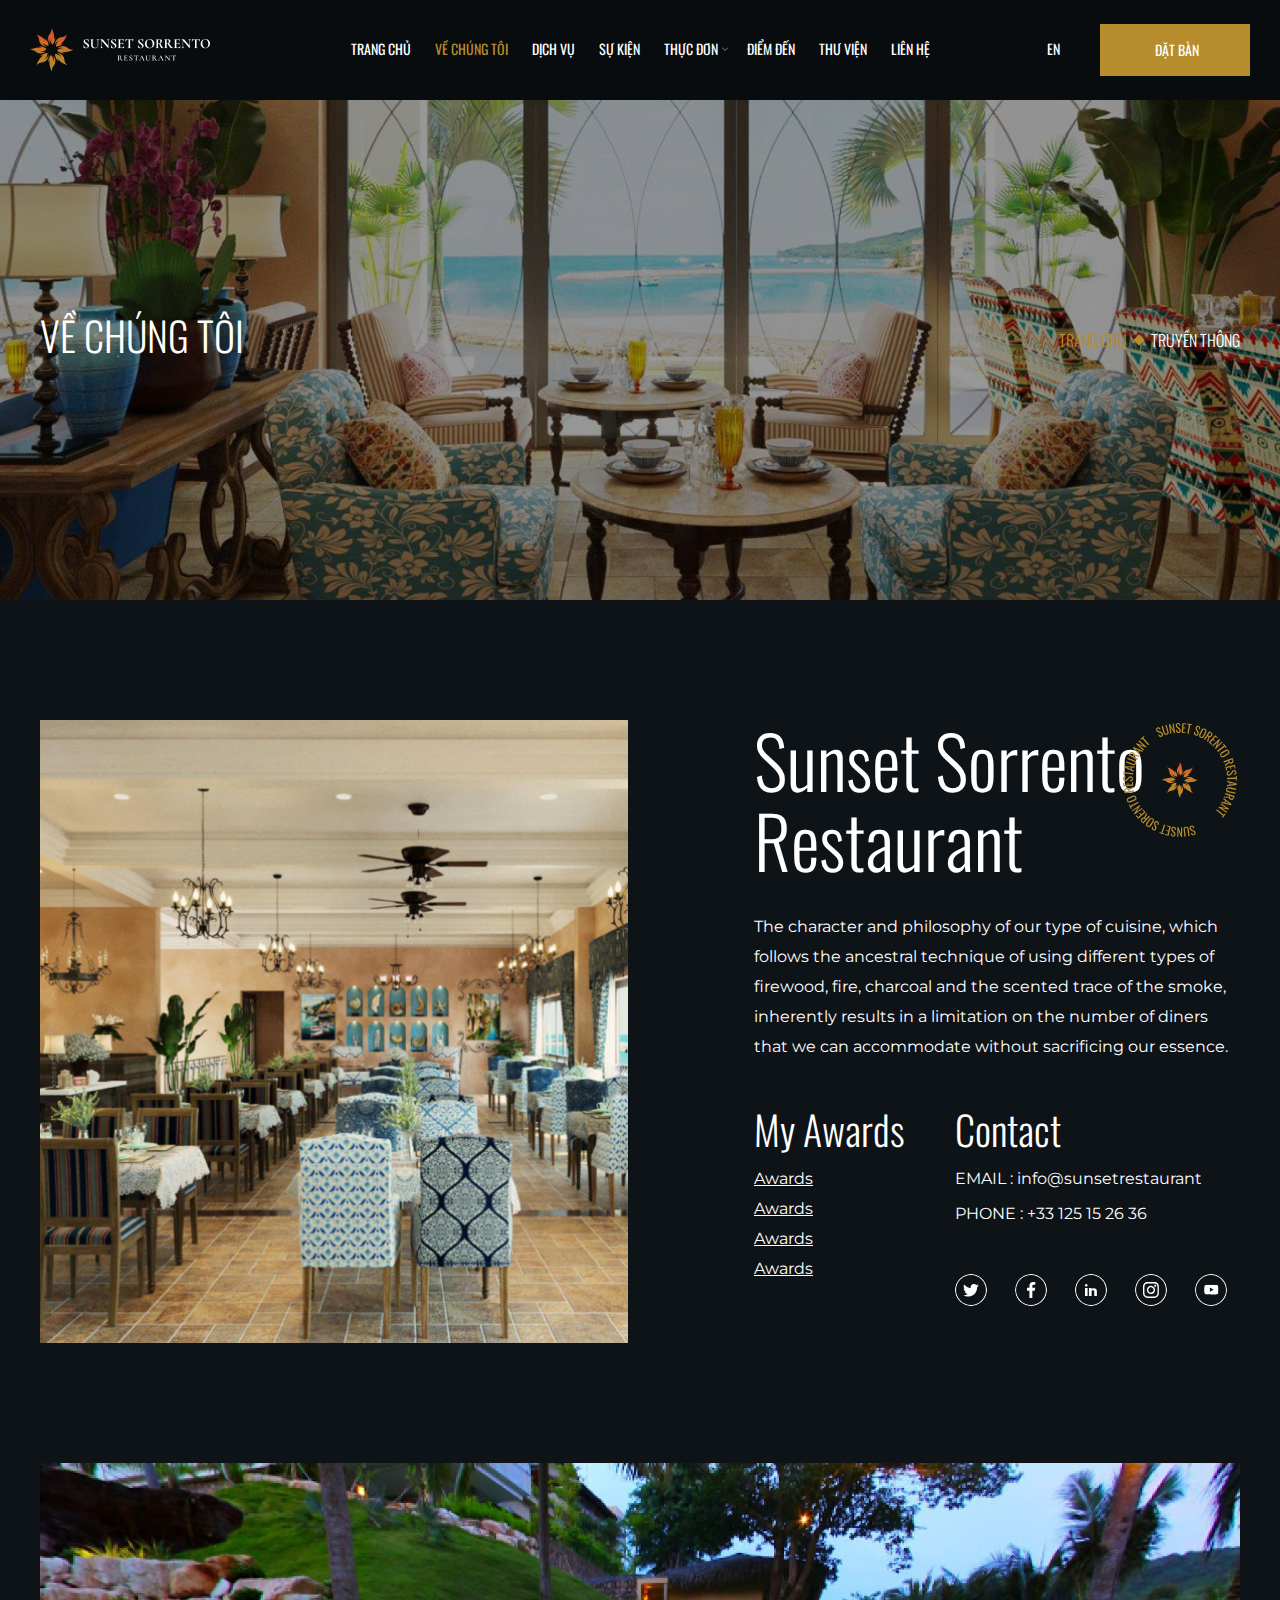
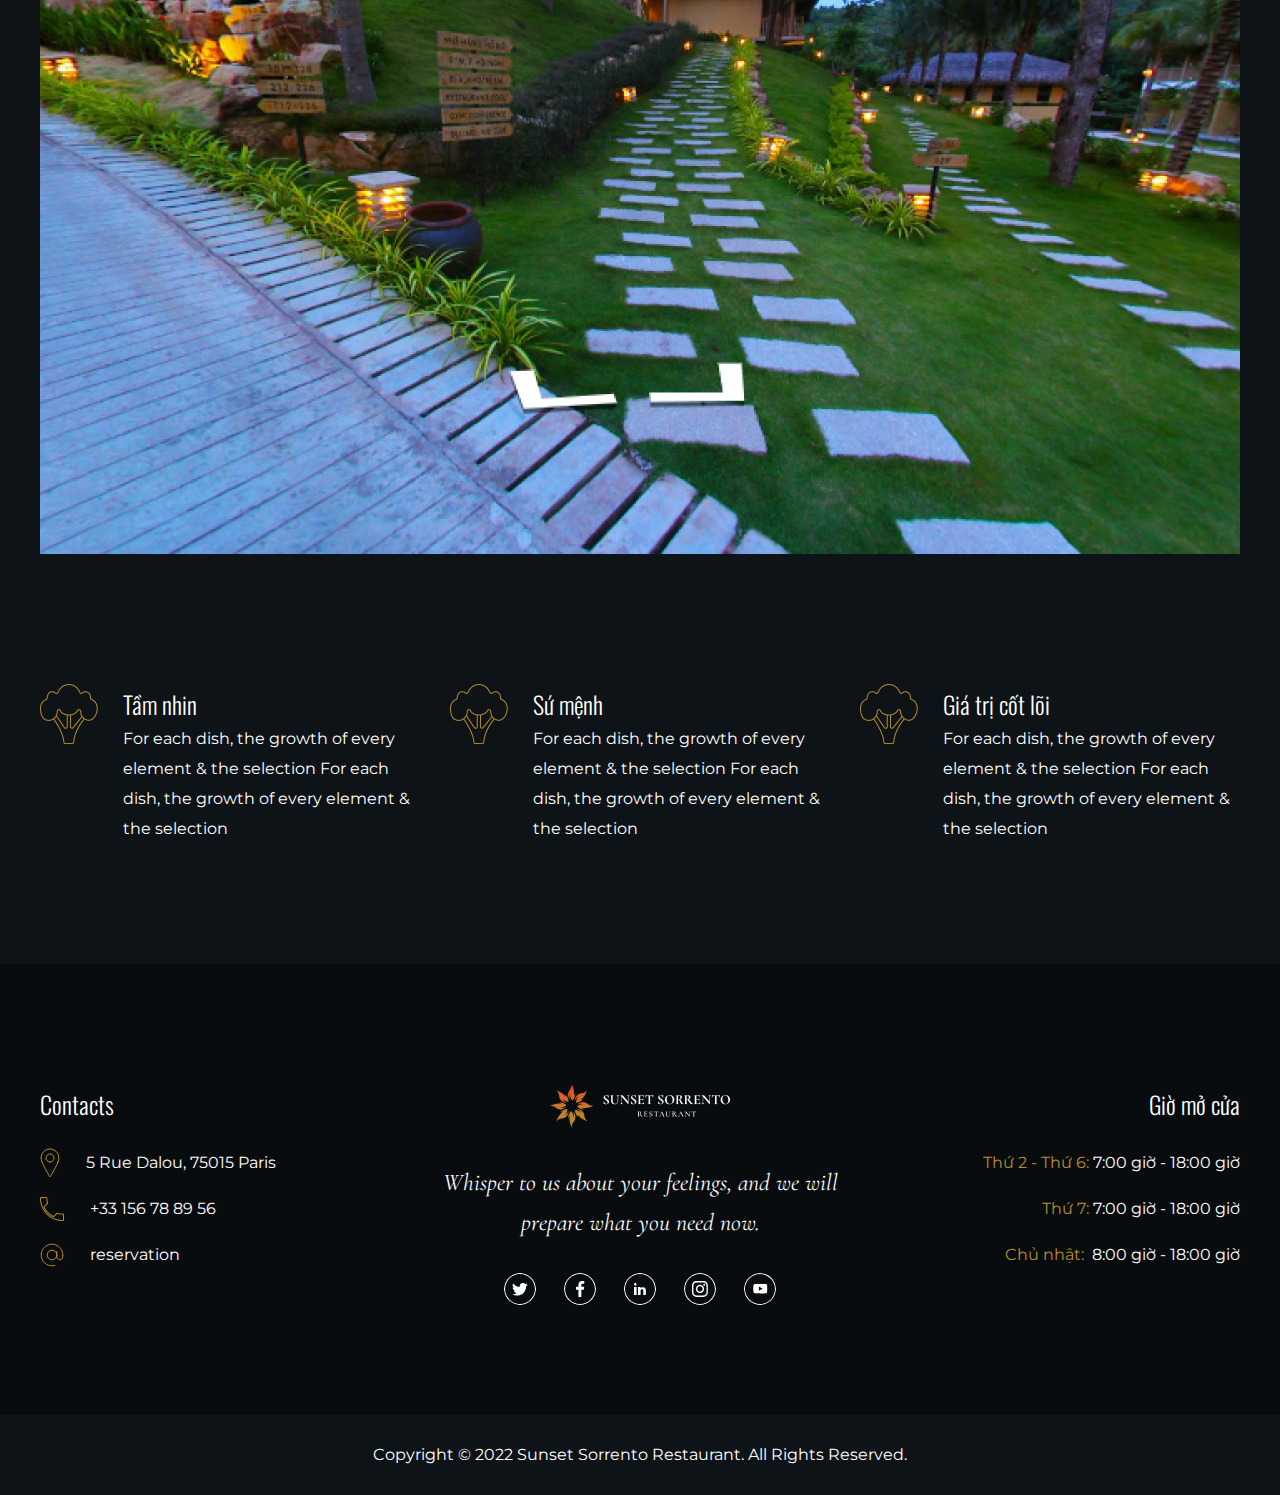
<file: about.html>
<!DOCTYPE html>
<html lang="en">

<head>
    <meta charset="UTF-8">
    <meta http-equiv="X-UA-Compatible" content="IE=edge">
    <meta name="viewport" content="width=device-width, initial-scale=1.0">
    <title>About Us Sunset Sorrento</title>
    <link rel="icon" type="favicon" href="hoalogo.ico">
    <meta name="title" content="">
    <meta name="description" content="">
    <meta name="keywords" content="">
    <!-- loading -->
    <style>
        .loading {
            position: fixed;
            width: 100%;
            height: 100vh;
            background-color: #000;
            z-index: 9999;
            overflow: visible;
            opacity: 1;
            pointer-events: all;
        }
        
        .loading.active {
            overflow: hidden;
            opacity: 0;
            pointer-events: none;
        }
    </style>
    <!-- meta tag facebook -->
    <meta property="og:locale" content="vi" />
    <meta property="og:type" content="article" />
    <meta property="og:title" content="" />
    <meta property="og:description" content="" />
    <meta property="og:url" content="" />
    <meta property="og:site_name" content="" />
    <meta property="og:image" content="" />
    <!-- meta tag twitter -->
    <meta property="og:type" content="" />
    <meta property="og:title" content="" />
    <meta property="og:description" content="" />
    <meta property="og:url" content="" />
    <meta property="og:image" content="" />
    <!-- nhúng css-->
    <link rel="stylesheet" href="./dest/style.min.css">
    <link rel="stylesheet" href="dest/font.css">
</head>

<!-- Page services -->


<body class="aboutpage">
    <div class="loading"></div>
    <header class="header">
        <div class="container-fluid">
            <div class="iconmenu">
                <span></span>
            </div>
            <a href="index.html" class="logo">
                <img srcset="img/logo.png 2x" alt="">
            </a>
            <ul class="menu">
                <li><a href="index.html">TRANG CHỦ</a></li>
                <li><a class="active" href="about.html">VỀ CHÚNG TÔI</a></li>
                <li><a href="services.html">DỊCH VỤ</a></li>
                <li><a href="contact.html">SỰ KIỆN</a></li>

                <li class="submenu">
                    <a href="#" class="nav"><span>THỰC ĐƠN</span>
                        <img class="down" srcset="img/down.svg 2x" alt="">
                    </a>
                    <ul class="menudown">
                        <li><a href="mona.html">Món Á</a></li>
                        <li><a href="monau.html">Món Âu</a></li>
                        <li><a href="monau.html">Tráng Miệng</a></li>
                    </ul>
                </li>
                <li><a href="place.html">ĐIỂM ĐẾN</a></li>
                <li><a href="library.html">THƯ VIỆN</a></li>
                <li><a href="contact.html">LIÊN HỆ</a></li>
                <div class="button">
                    <a href="contact.html" class="order">ĐẶT BÀN</a>
                </div>
            </ul>
            <div class="header__left">
                <div class="header__left-lang">
                    <span>EN</span>
                    <ul class="down">
                        <li class="item"><a href="" target="_blank">VN</a></li>
                        <li class="item"><a href="" target="_blank">USA</a></li>
                        <li class="item"><a href="" target="_blank">CN</a></li>
                    </ul>
                </div>
                <div class="button">
                    <a href="#" class="order">ĐẶT BÀN</a>
                </div>
            </div>
        </div>
    </header>
    <div class="top">
        <svg width="50" height="50" viewBox="0 0 50 50" fill="none" xmlns="http://www.w3.org/2000/svg">
        <path d="M25 1C38.2597 1 49 11.7403 49 25C49 38.2597 38.2597 49 25 49C11.7403 49 1 38.2597 1 25C1 11.7403 11.7403 1 25 1Z" stroke="#B68C2D"/>
        <path d="M25 16L25.3556 15.6485L25 15.2887L24.6444 15.6485L25 16ZM24.5 34.213V34.713L25.5 34.713V34.213L24.5 34.213ZM34.3556 24.755L25.3556 15.6485L24.6444 16.3515L33.6444 25.458L34.3556 24.755ZM24.6444 15.6485L15.6444 24.755L16.3556 25.458L25.3556 16.3515L24.6444 15.6485ZM24.5 16V34.213L25.5 34.213V16L24.5 16Z" fill="#B68C2D"/>
    </svg>
    </div>
    <main class="main">
        <section class="hero --abouthero">
            <div class="hero__banner">
                <img class="hero__banner-img" src="img/abouthero.jpg" alt="">
            </div>
            <div class="hero__textbox">
                <div class="container">
                    <a href="services.html" class="h3-oswald">VỀ CHÚNG TÔI</a>
                    <div class="hero__textbox-right">
                        <a class="page" href="index.html">TRANG CHỦ</a>
                        <a class="page --svc" href="index.html">TRUYỀN THÔNG</a>
                    </div>
                </div>
            </div>
        </section>
        <section class="scservices pd --inforestaurant">
            <div class="container">
                <div class="scservices__img">
                    <img src="img/rtr.jpg" alt="">
                </div>
                <div class="content">
                    <div class="textbox">
                        <h3 class="title-res">Sunset Sorrento Restaurant</h3>
                        <div class="logocircle">
                            <img class="logofixed" src="img/logo-circle.svg" alt="">
                        </div>
                    </div>
                    <p class="description normal">
                        The character and philosophy of our type of cuisine, which follows the ancestral technique of using different types of firewood, fire, charcoal and the scented trace of the smoke, inherently results in a limitation on the number of diners that we can
                        accommodate without sacrificing our essence.
                    </p>
                    <div class="info">
                        <div class="info__item">
                            <h4 class="info__item-title">My Awards</h4>
                            <div class="info__item-listlink">
                                <a class="text-b1" href="#">Awards</a>
                                <a class="text-b1" href="#">Awards</a>
                                <a class="text-b1" href="#">Awards</a>
                                <a class="text-b1" href="#">Awards</a>
                            </div>
                        </div>
                        <div class="info__item">
                            <h4 class="info__item-title">Contact</h4>
                            <div class="info__item-contact">
                                <div class="contact-item">
                                    <span class="email cta">EMAIL :&nbsp;</span>
                                    <span class="text-b1">info@sunsetrestaurant</span>
                                </div>
                                <div class="contact-item">
                                    <span class="phone cta">PHONE :&nbsp;</span>
                                    <span class="text-b1">+33 125 15 26 36</span>
                                </div>
                            </div>
                            <div class="listsocial">
                                <a class="listsocial__item twt" href="" target="_blank">
                                    <svg width="32" height="32" viewBox="0 0 32 32" fill="none" xmlns="http://www.w3.org/2000/svg">
                                        <g clip-path="url(#clip0_110_1509)">
                                        <path d="M16.0008 -0.0341797C7.1588 -0.0341797 -0.0332031 7.15782 -0.0332031 15.9998C-0.0332031 24.8418 7.1588 32.0338 16.0008 32.0338C24.8428 32.0338 32.0348 24.8418 32.0348 15.9998C32.0348 7.15782 24.8428 -0.0341797 16.0008 -0.0341797ZM16.0008 30.9658C7.7488 30.9658 1.0348 24.2518 1.0348 15.9998C1.0348 7.74782 7.7488 1.03382 16.0008 1.03382C24.2528 1.03382 30.9668 7.74782 30.9668 15.9998C30.9668 24.2518 24.2528 30.9658 16.0008 30.9658Z" fill="white"/>
                                        <g clip-path="url(#clip1_110_1509)">
                                        <path d="M22.1064 13.1975C22.1168 13.3375 22.1168 13.4767 22.1168 13.6159C22.1168 17.8759 18.8744 22.7847 12.9488 22.7847C11.1232 22.7847 9.4272 22.2559 8 21.3375C8.2592 21.3671 8.5088 21.3775 8.7784 21.3775C10.2288 21.381 11.6381 20.896 12.7792 20.0007C12.1067 19.9886 11.4549 19.7667 10.9146 19.3661C10.3743 18.9655 9.97263 18.4063 9.7656 17.7663C9.9648 17.7959 10.1648 17.8159 10.3744 17.8159C10.6632 17.8159 10.9536 17.7759 11.2232 17.7063C10.4934 17.559 9.83718 17.1634 9.36609 16.5869C8.89501 16.0104 8.63815 15.2885 8.6392 14.5439V14.5039C9.0688 14.7431 9.5672 14.8927 10.0952 14.9127C9.65287 14.6188 9.29018 14.22 9.03947 13.7518C8.78877 13.2836 8.65785 12.7606 8.6584 12.2295C8.6584 11.6311 8.8176 11.0823 9.0968 10.6039C9.90651 11.6 10.9164 12.4148 12.0611 12.9957C13.2057 13.5765 14.4596 13.9105 15.7416 13.9759C15.692 13.7359 15.6616 13.4871 15.6616 13.2375C15.6614 12.8143 15.7446 12.3952 15.9065 12.0041C16.0683 11.6131 16.3057 11.2578 16.6049 10.9585C16.9042 10.6592 17.2595 10.4219 17.6506 10.26C18.0416 10.0981 18.4608 10.0149 18.884 10.0151C19.812 10.0151 20.6496 10.4039 21.2384 11.0327C21.9598 10.8932 22.6516 10.6299 23.2832 10.2543C23.0427 10.999 22.539 11.6304 21.8664 12.0303C22.5062 11.9574 23.1315 11.7891 23.7216 11.5311C23.2809 12.1736 22.7348 12.737 22.1064 13.1975Z" fill="white"/>
                                        </g>
                                        </g>
                                        <defs>
                                        <clipPath id="clip0_110_1509">
                                        <rect width="32" height="32" fill="white"/>
                                        </clipPath>
                                        <clipPath id="clip1_110_1509">
                                        <rect width="16" height="12.8" fill="white" transform="translate(8 10)"/>
                                        </clipPath>
                                        </defs>
                                        </svg>
                                </a>
                                <a class="listsocial__item fb" href="" target="_blank">
                                    <svg width="32" height="32" viewBox="0 0 32 32" fill="none" xmlns="http://www.w3.org/2000/svg">
                                        <path d="M16 0C7.17675 0 0 7.17675 0 16C0 24.8233 7.17675 32 16 32C24.8233 32 32 24.8233 32 16C32 7.17675 24.8233 0 16 0ZM16 30.9343C7.7655 30.9343 1.06574 24.2345 1.06574 16C1.06574 7.7655 7.7655 1.06574 16 1.06574C24.2345 1.06574 30.9343 7.7655 30.9343 16C30.9343 24.2345 24.2345 30.9343 16 30.9343Z" fill="white"/>
                                        <path d="M14.4294 23.949H17.3532V16.6645H19.798L20.1672 13.8305H17.3532V12.0143C17.3532 11.1961 17.5827 10.6373 18.7602 10.6373H20.267V8.09268C20.0075 8.06274 19.1194 7.98291 18.0816 7.98291C15.9063 7.98291 14.4294 9.31009 14.4294 11.7349V13.8305H11.9746V16.6645H14.4294V23.949Z" fill="white"/>
                                    </svg>
                                </a>
                                <a class="listsocial__item inl" href="" target="_blank">
                                    <svg width="32" height="32" viewBox="0 0 32 32" fill="none" xmlns="http://www.w3.org/2000/svg">
                                        <g clip-path="url(#clip0_110_1519)">
                                        <path d="M16.0008 -0.0341797C7.1588 -0.0341797 -0.0332031 7.15782 -0.0332031 15.9998C-0.0332031 24.8418 7.1588 32.0338 16.0008 32.0338C24.8428 32.0338 32.0348 24.8418 32.0348 15.9998C32.0348 7.15782 24.8428 -0.0341797 16.0008 -0.0341797ZM16.0008 30.9658C7.7488 30.9658 1.0348 24.2518 1.0348 15.9998C1.0348 7.74782 7.7488 1.03382 16.0008 1.03382C24.2528 1.03382 30.9668 7.74782 30.9668 15.9998C30.9668 24.2518 24.2528 30.9658 16.0008 30.9658Z" fill="white"/>
                                        <g clip-path="url(#clip1_110_1519)">
                                        <path d="M16.6003 22H13.9336V14H16.6003V15.3333C16.881 14.9762 17.2373 14.6856 17.6436 14.4824C18.0499 14.2792 18.4961 14.1684 18.9503 14.158C19.7445 14.1624 20.5046 14.4816 21.0639 15.0456C21.6231 15.6096 21.9359 16.3724 21.9336 17.1667V22H19.2669V17.5C19.2153 17.1397 19.0354 16.8102 18.7601 16.572C18.4849 16.3339 18.1329 16.2032 17.7689 16.204C17.606 16.2091 17.4458 16.2471 17.298 16.3157C17.1502 16.3843 17.0177 16.482 16.9085 16.6031C16.7994 16.7241 16.7158 16.8659 16.6629 17.0201C16.6099 17.1742 16.5886 17.3374 16.6003 17.5V22ZM12.6003 22H9.93359V14H12.6003V22ZM11.2669 12.6667C10.9133 12.6667 10.5742 12.5262 10.3241 12.2761C10.0741 12.0261 9.93359 11.687 9.93359 11.3333C9.93359 10.9797 10.0741 10.6406 10.3241 10.3905C10.5742 10.1405 10.9133 10 11.2669 10C11.6205 10 11.9597 10.1405 12.2097 10.3905C12.4598 10.6406 12.6003 10.9797 12.6003 11.3333C12.6003 11.687 12.4598 12.0261 12.2097 12.2761C11.9597 12.5262 11.6205 12.6667 11.2669 12.6667Z" fill="white"/>
                                        </g>
                                        </g>
                                        <defs>
                                        <clipPath id="clip0_110_1519">
                                        <rect width="32" height="32" fill="white"/>
                                        </clipPath>
                                        <clipPath id="clip1_110_1519">
                                        <rect width="12" height="12" fill="white" transform="translate(9.93359 10)"/>
                                        </clipPath>
                                        </defs>
                                    </svg>
                                </a>
                                <a class="listsocial__item ins" href="" target="_blank">
                                    <svg width="32" height="32" viewBox="0 0 32 32" fill="none" xmlns="http://www.w3.org/2000/svg">
                                        <path d="M16 0C7.17675 0 0 7.17675 0 16C0 24.8233 7.17675 32 16 32C24.8233 32 32 24.8233 32 16C32 7.17675 24.8233 0 16 0ZM16 30.9343C7.7655 30.9343 1.06574 24.2345 1.06574 16C1.06574 7.7655 7.7655 1.06574 16 1.06574C24.2345 1.06574 30.9343 7.7655 30.9343 16C30.9343 24.2345 24.2345 30.9343 16 30.9343Z" fill="white"/>
                                        <g clip-path="url(#clip0_110_1525)">
                                        <path d="M15.9661 11.8748C15.1569 11.8748 14.3659 12.1148 13.6931 12.5643C13.0203 13.0139 12.4959 13.6529 12.1862 14.4004C11.8766 15.148 11.7956 15.9707 11.9534 16.7643C12.1113 17.5579 12.5009 18.2869 13.0731 18.8591C13.6453 19.4313 14.3743 19.8209 15.1679 19.9788C15.9616 20.1367 16.7842 20.0556 17.5318 19.746C18.2794 19.4363 18.9184 18.9119 19.3679 18.2391C19.8175 17.5663 20.0574 16.7753 20.0574 15.9661C20.0587 15.4285 19.9538 14.8959 19.7487 14.3989C19.5435 13.9019 19.2422 13.4504 18.862 13.0702C18.4819 12.69 18.0303 12.3887 17.5333 12.1836C17.0364 11.9784 16.5038 11.8735 15.9661 11.8748ZM15.9661 18.6305C15.4392 18.6305 14.924 18.4742 14.4859 18.1814C14.0477 17.8887 13.7062 17.4726 13.5046 16.9857C13.3029 16.4989 13.2502 15.9632 13.353 15.4463C13.4558 14.9295 13.7095 14.4548 14.0821 14.0821C14.4548 13.7095 14.9295 13.4558 15.4463 13.353C15.9632 13.2502 16.4989 13.3029 16.9857 13.5046C17.4726 13.7062 17.8887 14.0477 18.1814 14.4859C18.4742 14.924 18.6305 15.4392 18.6305 15.9661C18.6305 16.6727 18.3497 17.3504 17.8501 17.8501C17.3504 18.3497 16.6727 18.6305 15.9661 18.6305ZM21.185 11.7052C21.185 11.9025 21.1265 12.0955 21.0169 12.2596C20.9072 12.4237 20.7514 12.5516 20.569 12.6271C20.3867 12.7026 20.186 12.7224 19.9925 12.6839C19.7989 12.6454 19.6211 12.5503 19.4815 12.4108C19.342 12.2712 19.2469 12.0934 19.2084 11.8998C19.1699 11.7063 19.1897 11.5056 19.2652 11.3233C19.3408 11.141 19.4687 10.9851 19.6328 10.8755C19.7969 10.7658 19.9898 10.7073 20.1871 10.7073C20.4518 10.7073 20.7056 10.8124 20.8928 10.9996C21.0799 11.1867 21.185 11.4405 21.185 11.7052ZM23.8893 12.703C23.9183 11.4625 23.4556 10.2608 22.602 9.36015C21.7061 8.49568 20.5039 8.02195 19.2591 8.04295C17.9619 7.98308 13.9704 7.98308 12.6731 8.04295C11.433 8.0161 10.2321 8.47853 9.33022 9.33022C8.47666 10.2309 8.01393 11.4326 8.04295 12.6731C7.98308 13.9704 7.98308 17.9619 8.04295 19.2591C8.01393 20.4997 8.47666 21.7013 9.33022 22.602C10.2321 23.4537 11.433 23.9161 12.6731 23.8893C13.9903 23.9691 17.9419 23.9691 19.2591 23.8893C20.4997 23.9183 21.7013 23.4556 22.602 22.602C23.4556 21.7013 23.9183 20.4997 23.8893 19.2591C23.9492 17.9619 23.9492 13.9704 23.8893 12.6731V12.703ZM22.1929 20.6861C22.0574 21.0293 21.8529 21.341 21.5919 21.6019C21.331 21.8628 21.0193 22.0674 20.6761 22.2029C19.127 22.5161 17.5433 22.6234 15.9661 22.5222C14.3922 22.6236 12.8118 22.5162 11.2661 22.2029C10.9229 22.0674 10.6112 21.8628 10.3503 21.6019C10.0893 21.341 9.88481 21.0293 9.74933 20.6861C9.33022 19.6283 9.42003 17.1336 9.42003 15.9761C9.42003 14.8186 9.33022 12.3139 9.74933 11.2661C9.88099 10.9195 10.0841 10.6045 10.3454 10.3414C10.6067 10.0784 10.9204 9.87328 11.2661 9.73935C12.8118 9.42599 14.3922 9.31862 15.9661 9.42003C17.5433 9.31879 19.127 9.42615 20.6761 9.73935C21.0193 9.87483 21.331 10.0794 21.5919 10.3403C21.8529 10.6012 22.0574 10.9129 22.1929 11.2561C22.612 12.3139 22.5122 14.8086 22.5122 15.9661C22.5122 17.1237 22.612 19.6283 22.1929 20.6761V20.6861Z" fill="white"/>
                                        </g>
                                        <defs>
                                        <clipPath id="clip0_110_1525">
                                        <rect width="15.9661" height="15.9661" fill="white" transform="translate(7.98242 7.98291)"/>
                                        </clipPath>
                                        </defs>
                                    </svg>
                                </a>
                                <a class="listsocial__item ytb" href="" target="_blank">
                                    <svg width="32" height="32" viewBox="0 0 32 32" fill="none" xmlns="http://www.w3.org/2000/svg">
                                        <path d="M16 0C7.17675 0 0 7.17675 0 16C0 24.8233 7.17675 32 16 32C24.8233 32 32 24.8233 32 16C32 7.17675 24.8233 0 16 0ZM16 31C7.7655 31 1 24.2345 1 16C1 7.7655 7.7655 1 16 1C24.2345 1 31 7.7655 31 16C31 24.2345 24.2345 31 16 31Z" fill="white"/>
                                        <g clip-path="url(#clip0_110_1529)">
                                        <path d="M23.1771 12.2331C23.0961 11.9326 22.9378 11.6585 22.718 11.4382C22.4982 11.2179 22.2245 11.0589 21.9242 10.9773C20.8106 10.6715 16.3554 10.6665 16.3554 10.6665C16.3554 10.6665 11.901 10.6615 10.7867 10.9538C10.4866 11.0392 10.2134 11.2004 9.99353 11.4218C9.77362 11.6432 9.61431 11.9174 9.53091 12.2182C9.23722 13.3318 9.23438 15.6414 9.23438 15.6414C9.23438 15.6414 9.23153 17.9625 9.52309 19.0647C9.68664 19.6742 10.1666 20.1556 10.7768 20.3198C11.9018 20.6256 16.3448 20.6306 16.3448 20.6306C16.3448 20.6306 20.7999 20.6356 21.9135 20.344C22.2139 20.2625 22.4879 20.1039 22.7083 19.8841C22.9286 19.6642 23.0878 19.3906 23.17 19.0903C23.4644 17.9774 23.4666 15.6685 23.4666 15.6685C23.4666 15.6685 23.4808 13.3467 23.1771 12.2331V12.2331ZM14.9304 17.7812L14.9339 13.5145L18.6367 15.6514L14.9304 17.7812V17.7812Z" fill="white"/>
                                        </g>
                                        <defs>
                                        <clipPath id="clip0_110_1529">
                                        <rect width="14.9334" height="10.6667" fill="white" transform="translate(8.5332 10.6665)"/>
                                        </clipPath>
                                        </defs>
                                    </svg>
                                </a>
                            </div>
                        </div>
                    </div>
                </div>
            </div>
        </section>
        <section class="roomtour">
            <div class="container">
                <div class="roomtour__img">
                    <img class="banner" src="img/roomtour.jpg" alt="">
                </div>
            </div>
        </section>
        <section class="philosophy pd">
            <div class="container">
                <div class="philosophy__list">
                    <div class="philosophy__list-item">
                        <div class="img">
                            <img srcset="img/iconpl2.png 2x" alt="">
                        </div>
                        <div class="mainpl">
                            <h4 class="h4-oswald">Tầm nhin</h4>
                            <div class="description">
                                <p>For each dish, the growth of every element & the selection For each dish, the growth of every element & the selection</p>
                            </div>
                        </div>
                    </div>
                    <div class="philosophy__list-item">
                        <div class="img">
                            <img srcset="img/iconpl2.png 2x" alt="">
                        </div>
                        <div class="mainpl">
                            <h4 class="h4-oswald">Sứ mệnh</h4>
                            <div class="description">
                                <p>For each dish, the growth of every element & the selection For each dish, the growth of every element & the selection</p>
                            </div>
                        </div>
                    </div>
                    <div class="philosophy__list-item">
                        <div class="img">
                            <img srcset="img/iconpl2.png 2x" alt="">
                        </div>
                        <div class="mainpl">
                            <h4 class="h4-oswald">Giá trị cốt lõi</h4>
                            <div class="description">
                                <p>For each dish, the growth of every element & the selection For each dish, the growth of every element & the selection</p>
                            </div>
                        </div>
                    </div>
                </div>

            </div>
        </section>
    </main>
    <!-- FOOTER -->
    <footer class="footer pd">
        <div class="container">
            <div class="footer__contact">
                <h4 class="footer__contact-title h4-oswald">Contacts</h4>
                <div class="footer__contact-item">
                    <img src="img/icon-location.svg" alt="">
                    <p class="footer-content"> 5 Rue Dalou, 75015 Paris</p>
                </div>
                <div class="footer__contact-item">
                    <img srcset="img/phone.png 2x" alt="">
                    <p class="footer-content">+33 156 78 89 56</p>
                </div>
                <div class="footer__contact-item">
                    <img src="img/mail.svg" alt="">
                    <p class="footer-content">reservation</p>
                </div>
            </div>
            <div class="footer__sayings">
                <a href="#" class="logo">
                    <img srcset="img/logo.png 2x" alt="">
                </a>
                <h4 class="h4-cormorant">Whisper to us about your feelings, and we will prepare what you need now.</h4>
                <div class="listsocial">
                    <a class="listsocial__item twt" href="" target="_blank">
                        <svg width="32" height="32" viewBox="0 0 32 32" fill="none" xmlns="http://www.w3.org/2000/svg">
                            <g clip-path="url(#clip0_110_1509)">
                            <path d="M16.0008 -0.0341797C7.1588 -0.0341797 -0.0332031 7.15782 -0.0332031 15.9998C-0.0332031 24.8418 7.1588 32.0338 16.0008 32.0338C24.8428 32.0338 32.0348 24.8418 32.0348 15.9998C32.0348 7.15782 24.8428 -0.0341797 16.0008 -0.0341797ZM16.0008 30.9658C7.7488 30.9658 1.0348 24.2518 1.0348 15.9998C1.0348 7.74782 7.7488 1.03382 16.0008 1.03382C24.2528 1.03382 30.9668 7.74782 30.9668 15.9998C30.9668 24.2518 24.2528 30.9658 16.0008 30.9658Z" fill="white"/>
                            <g clip-path="url(#clip1_110_1509)">
                            <path d="M22.1064 13.1975C22.1168 13.3375 22.1168 13.4767 22.1168 13.6159C22.1168 17.8759 18.8744 22.7847 12.9488 22.7847C11.1232 22.7847 9.4272 22.2559 8 21.3375C8.2592 21.3671 8.5088 21.3775 8.7784 21.3775C10.2288 21.381 11.6381 20.896 12.7792 20.0007C12.1067 19.9886 11.4549 19.7667 10.9146 19.3661C10.3743 18.9655 9.97263 18.4063 9.7656 17.7663C9.9648 17.7959 10.1648 17.8159 10.3744 17.8159C10.6632 17.8159 10.9536 17.7759 11.2232 17.7063C10.4934 17.559 9.83718 17.1634 9.36609 16.5869C8.89501 16.0104 8.63815 15.2885 8.6392 14.5439V14.5039C9.0688 14.7431 9.5672 14.8927 10.0952 14.9127C9.65287 14.6188 9.29018 14.22 9.03947 13.7518C8.78877 13.2836 8.65785 12.7606 8.6584 12.2295C8.6584 11.6311 8.8176 11.0823 9.0968 10.6039C9.90651 11.6 10.9164 12.4148 12.0611 12.9957C13.2057 13.5765 14.4596 13.9105 15.7416 13.9759C15.692 13.7359 15.6616 13.4871 15.6616 13.2375C15.6614 12.8143 15.7446 12.3952 15.9065 12.0041C16.0683 11.6131 16.3057 11.2578 16.6049 10.9585C16.9042 10.6592 17.2595 10.4219 17.6506 10.26C18.0416 10.0981 18.4608 10.0149 18.884 10.0151C19.812 10.0151 20.6496 10.4039 21.2384 11.0327C21.9598 10.8932 22.6516 10.6299 23.2832 10.2543C23.0427 10.999 22.539 11.6304 21.8664 12.0303C22.5062 11.9574 23.1315 11.7891 23.7216 11.5311C23.2809 12.1736 22.7348 12.737 22.1064 13.1975Z" fill="white"/>
                            </g>
                            </g>
                            <defs>
                            <clipPath id="clip0_110_1509">
                            <rect width="32" height="32" fill="white"/>
                            </clipPath>
                            <clipPath id="clip1_110_1509">
                            <rect width="16" height="12.8" fill="white" transform="translate(8 10)"/>
                            </clipPath>
                            </defs>
                            </svg>
                    </a>
                    <a class="listsocial__item fb" href="" target="_blank">
                        <svg width="32" height="32" viewBox="0 0 32 32" fill="none" xmlns="http://www.w3.org/2000/svg">
                            <path d="M16 0C7.17675 0 0 7.17675 0 16C0 24.8233 7.17675 32 16 32C24.8233 32 32 24.8233 32 16C32 7.17675 24.8233 0 16 0ZM16 30.9343C7.7655 30.9343 1.06574 24.2345 1.06574 16C1.06574 7.7655 7.7655 1.06574 16 1.06574C24.2345 1.06574 30.9343 7.7655 30.9343 16C30.9343 24.2345 24.2345 30.9343 16 30.9343Z" fill="white"/>
                            <path d="M14.4294 23.949H17.3532V16.6645H19.798L20.1672 13.8305H17.3532V12.0143C17.3532 11.1961 17.5827 10.6373 18.7602 10.6373H20.267V8.09268C20.0075 8.06274 19.1194 7.98291 18.0816 7.98291C15.9063 7.98291 14.4294 9.31009 14.4294 11.7349V13.8305H11.9746V16.6645H14.4294V23.949Z" fill="white"/>
                        </svg>
                    </a>
                    <a class="listsocial__item inl" href="" target="_blank">
                        <svg width="32" height="32" viewBox="0 0 32 32" fill="none" xmlns="http://www.w3.org/2000/svg">
                            <g clip-path="url(#clip0_110_1519)">
                            <path d="M16.0008 -0.0341797C7.1588 -0.0341797 -0.0332031 7.15782 -0.0332031 15.9998C-0.0332031 24.8418 7.1588 32.0338 16.0008 32.0338C24.8428 32.0338 32.0348 24.8418 32.0348 15.9998C32.0348 7.15782 24.8428 -0.0341797 16.0008 -0.0341797ZM16.0008 30.9658C7.7488 30.9658 1.0348 24.2518 1.0348 15.9998C1.0348 7.74782 7.7488 1.03382 16.0008 1.03382C24.2528 1.03382 30.9668 7.74782 30.9668 15.9998C30.9668 24.2518 24.2528 30.9658 16.0008 30.9658Z" fill="white"/>
                            <g clip-path="url(#clip1_110_1519)">
                            <path d="M16.6003 22H13.9336V14H16.6003V15.3333C16.881 14.9762 17.2373 14.6856 17.6436 14.4824C18.0499 14.2792 18.4961 14.1684 18.9503 14.158C19.7445 14.1624 20.5046 14.4816 21.0639 15.0456C21.6231 15.6096 21.9359 16.3724 21.9336 17.1667V22H19.2669V17.5C19.2153 17.1397 19.0354 16.8102 18.7601 16.572C18.4849 16.3339 18.1329 16.2032 17.7689 16.204C17.606 16.2091 17.4458 16.2471 17.298 16.3157C17.1502 16.3843 17.0177 16.482 16.9085 16.6031C16.7994 16.7241 16.7158 16.8659 16.6629 17.0201C16.6099 17.1742 16.5886 17.3374 16.6003 17.5V22ZM12.6003 22H9.93359V14H12.6003V22ZM11.2669 12.6667C10.9133 12.6667 10.5742 12.5262 10.3241 12.2761C10.0741 12.0261 9.93359 11.687 9.93359 11.3333C9.93359 10.9797 10.0741 10.6406 10.3241 10.3905C10.5742 10.1405 10.9133 10 11.2669 10C11.6205 10 11.9597 10.1405 12.2097 10.3905C12.4598 10.6406 12.6003 10.9797 12.6003 11.3333C12.6003 11.687 12.4598 12.0261 12.2097 12.2761C11.9597 12.5262 11.6205 12.6667 11.2669 12.6667Z" fill="white"/>
                            </g>
                            </g>
                            <defs>
                            <clipPath id="clip0_110_1519">
                            <rect width="32" height="32" fill="white"/>
                            </clipPath>
                            <clipPath id="clip1_110_1519">
                            <rect width="12" height="12" fill="white" transform="translate(9.93359 10)"/>
                            </clipPath>
                            </defs>
                        </svg>
                    </a>
                    <a class="listsocial__item ins" href="" target="_blank">
                        <svg width="32" height="32" viewBox="0 0 32 32" fill="none" xmlns="http://www.w3.org/2000/svg">
                            <path d="M16 0C7.17675 0 0 7.17675 0 16C0 24.8233 7.17675 32 16 32C24.8233 32 32 24.8233 32 16C32 7.17675 24.8233 0 16 0ZM16 30.9343C7.7655 30.9343 1.06574 24.2345 1.06574 16C1.06574 7.7655 7.7655 1.06574 16 1.06574C24.2345 1.06574 30.9343 7.7655 30.9343 16C30.9343 24.2345 24.2345 30.9343 16 30.9343Z" fill="white"/>
                            <g clip-path="url(#clip0_110_1525)">
                            <path d="M15.9661 11.8748C15.1569 11.8748 14.3659 12.1148 13.6931 12.5643C13.0203 13.0139 12.4959 13.6529 12.1862 14.4004C11.8766 15.148 11.7956 15.9707 11.9534 16.7643C12.1113 17.5579 12.5009 18.2869 13.0731 18.8591C13.6453 19.4313 14.3743 19.8209 15.1679 19.9788C15.9616 20.1367 16.7842 20.0556 17.5318 19.746C18.2794 19.4363 18.9184 18.9119 19.3679 18.2391C19.8175 17.5663 20.0574 16.7753 20.0574 15.9661C20.0587 15.4285 19.9538 14.8959 19.7487 14.3989C19.5435 13.9019 19.2422 13.4504 18.862 13.0702C18.4819 12.69 18.0303 12.3887 17.5333 12.1836C17.0364 11.9784 16.5038 11.8735 15.9661 11.8748ZM15.9661 18.6305C15.4392 18.6305 14.924 18.4742 14.4859 18.1814C14.0477 17.8887 13.7062 17.4726 13.5046 16.9857C13.3029 16.4989 13.2502 15.9632 13.353 15.4463C13.4558 14.9295 13.7095 14.4548 14.0821 14.0821C14.4548 13.7095 14.9295 13.4558 15.4463 13.353C15.9632 13.2502 16.4989 13.3029 16.9857 13.5046C17.4726 13.7062 17.8887 14.0477 18.1814 14.4859C18.4742 14.924 18.6305 15.4392 18.6305 15.9661C18.6305 16.6727 18.3497 17.3504 17.8501 17.8501C17.3504 18.3497 16.6727 18.6305 15.9661 18.6305ZM21.185 11.7052C21.185 11.9025 21.1265 12.0955 21.0169 12.2596C20.9072 12.4237 20.7514 12.5516 20.569 12.6271C20.3867 12.7026 20.186 12.7224 19.9925 12.6839C19.7989 12.6454 19.6211 12.5503 19.4815 12.4108C19.342 12.2712 19.2469 12.0934 19.2084 11.8998C19.1699 11.7063 19.1897 11.5056 19.2652 11.3233C19.3408 11.141 19.4687 10.9851 19.6328 10.8755C19.7969 10.7658 19.9898 10.7073 20.1871 10.7073C20.4518 10.7073 20.7056 10.8124 20.8928 10.9996C21.0799 11.1867 21.185 11.4405 21.185 11.7052ZM23.8893 12.703C23.9183 11.4625 23.4556 10.2608 22.602 9.36015C21.7061 8.49568 20.5039 8.02195 19.2591 8.04295C17.9619 7.98308 13.9704 7.98308 12.6731 8.04295C11.433 8.0161 10.2321 8.47853 9.33022 9.33022C8.47666 10.2309 8.01393 11.4326 8.04295 12.6731C7.98308 13.9704 7.98308 17.9619 8.04295 19.2591C8.01393 20.4997 8.47666 21.7013 9.33022 22.602C10.2321 23.4537 11.433 23.9161 12.6731 23.8893C13.9903 23.9691 17.9419 23.9691 19.2591 23.8893C20.4997 23.9183 21.7013 23.4556 22.602 22.602C23.4556 21.7013 23.9183 20.4997 23.8893 19.2591C23.9492 17.9619 23.9492 13.9704 23.8893 12.6731V12.703ZM22.1929 20.6861C22.0574 21.0293 21.8529 21.341 21.5919 21.6019C21.331 21.8628 21.0193 22.0674 20.6761 22.2029C19.127 22.5161 17.5433 22.6234 15.9661 22.5222C14.3922 22.6236 12.8118 22.5162 11.2661 22.2029C10.9229 22.0674 10.6112 21.8628 10.3503 21.6019C10.0893 21.341 9.88481 21.0293 9.74933 20.6861C9.33022 19.6283 9.42003 17.1336 9.42003 15.9761C9.42003 14.8186 9.33022 12.3139 9.74933 11.2661C9.88099 10.9195 10.0841 10.6045 10.3454 10.3414C10.6067 10.0784 10.9204 9.87328 11.2661 9.73935C12.8118 9.42599 14.3922 9.31862 15.9661 9.42003C17.5433 9.31879 19.127 9.42615 20.6761 9.73935C21.0193 9.87483 21.331 10.0794 21.5919 10.3403C21.8529 10.6012 22.0574 10.9129 22.1929 11.2561C22.612 12.3139 22.5122 14.8086 22.5122 15.9661C22.5122 17.1237 22.612 19.6283 22.1929 20.6761V20.6861Z" fill="white"/>
                            </g>
                            <defs>
                            <clipPath id="clip0_110_1525">
                            <rect width="15.9661" height="15.9661" fill="white" transform="translate(7.98242 7.98291)"/>
                            </clipPath>
                            </defs>
                        </svg>
                    </a>
                    <a class="listsocial__item ytb" href="" target="_blank">
                        <svg width="32" height="32" viewBox="0 0 32 32" fill="none" xmlns="http://www.w3.org/2000/svg">
                            <path d="M16 0C7.17675 0 0 7.17675 0 16C0 24.8233 7.17675 32 16 32C24.8233 32 32 24.8233 32 16C32 7.17675 24.8233 0 16 0ZM16 31C7.7655 31 1 24.2345 1 16C1 7.7655 7.7655 1 16 1C24.2345 1 31 7.7655 31 16C31 24.2345 24.2345 31 16 31Z" fill="white"/>
                            <g clip-path="url(#clip0_110_1529)">
                            <path d="M23.1771 12.2331C23.0961 11.9326 22.9378 11.6585 22.718 11.4382C22.4982 11.2179 22.2245 11.0589 21.9242 10.9773C20.8106 10.6715 16.3554 10.6665 16.3554 10.6665C16.3554 10.6665 11.901 10.6615 10.7867 10.9538C10.4866 11.0392 10.2134 11.2004 9.99353 11.4218C9.77362 11.6432 9.61431 11.9174 9.53091 12.2182C9.23722 13.3318 9.23438 15.6414 9.23438 15.6414C9.23438 15.6414 9.23153 17.9625 9.52309 19.0647C9.68664 19.6742 10.1666 20.1556 10.7768 20.3198C11.9018 20.6256 16.3448 20.6306 16.3448 20.6306C16.3448 20.6306 20.7999 20.6356 21.9135 20.344C22.2139 20.2625 22.4879 20.1039 22.7083 19.8841C22.9286 19.6642 23.0878 19.3906 23.17 19.0903C23.4644 17.9774 23.4666 15.6685 23.4666 15.6685C23.4666 15.6685 23.4808 13.3467 23.1771 12.2331V12.2331ZM14.9304 17.7812L14.9339 13.5145L18.6367 15.6514L14.9304 17.7812V17.7812Z" fill="white"/>
                            </g>
                            <defs>
                            <clipPath id="clip0_110_1529">
                            <rect width="14.9334" height="10.6667" fill="white" transform="translate(8.5332 10.6665)"/>
                            </clipPath>
                            </defs>
                        </svg>
                    </a>
                </div>
            </div>
            <div class="footer__time">
                <h4 class="footer__time-title h4-oswald">Giờ mở cửa</h4>
                <div class="footer__time-detail">
                    <p><span class="--cl">Thứ 2 &#8209; Thứ 6:&nbsp;</span>7:00 giờ &#8209; 18:00 giờ</p>
                    <p><span class="--cl">Thứ 7:&nbsp;</span>7:00 giờ &#8209; 18:00 giờ</p>
                    <p><span class="--cl">Chủ nhật: &nbsp;</span>8:00 giờ &#8209; 18:00 giờ</p>
                </div>

            </div>
        </div>
        <div class="end">Copyright © 2022 Sunset Sorrento Restaurant. All Rights Reserved.</div>
    </footer>
    <script src="dest/jsmain.min.js"></script>
    <script src="dest/main.js"></script>

</body>

</html>
</file>
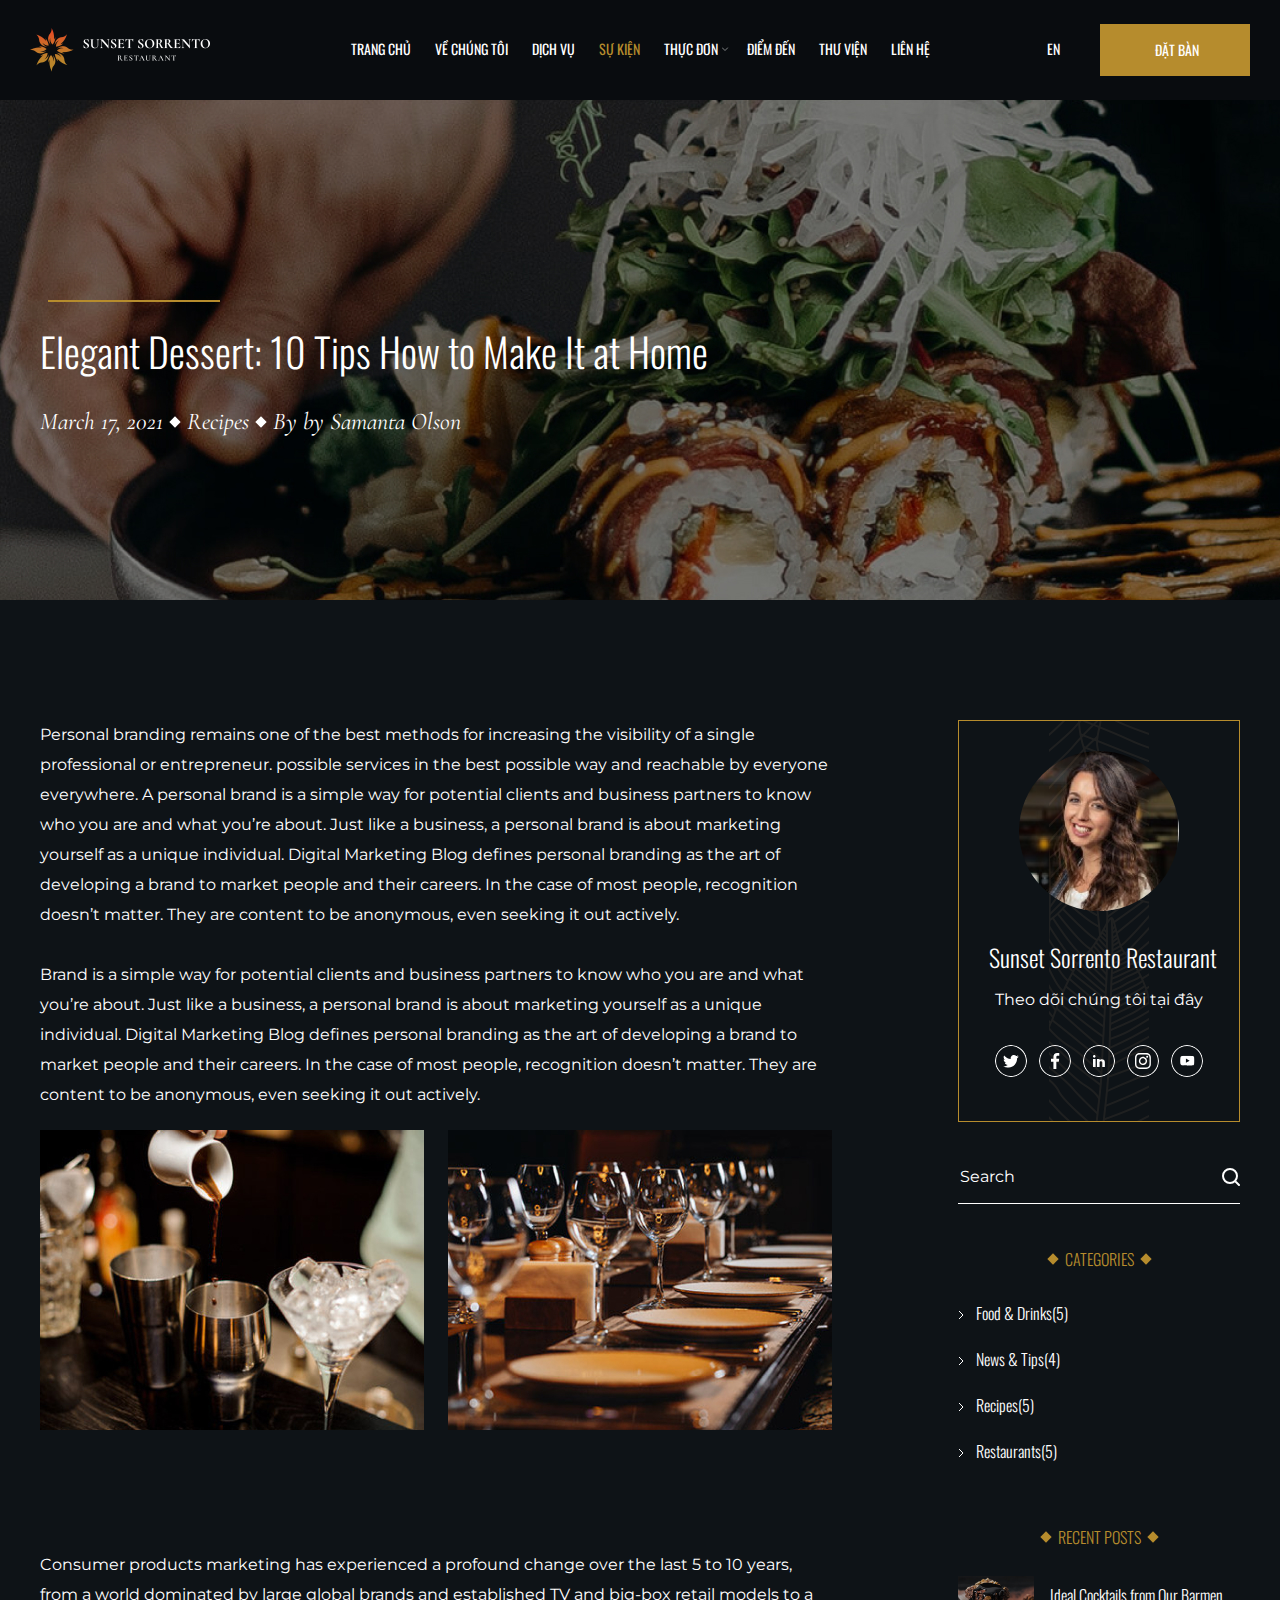
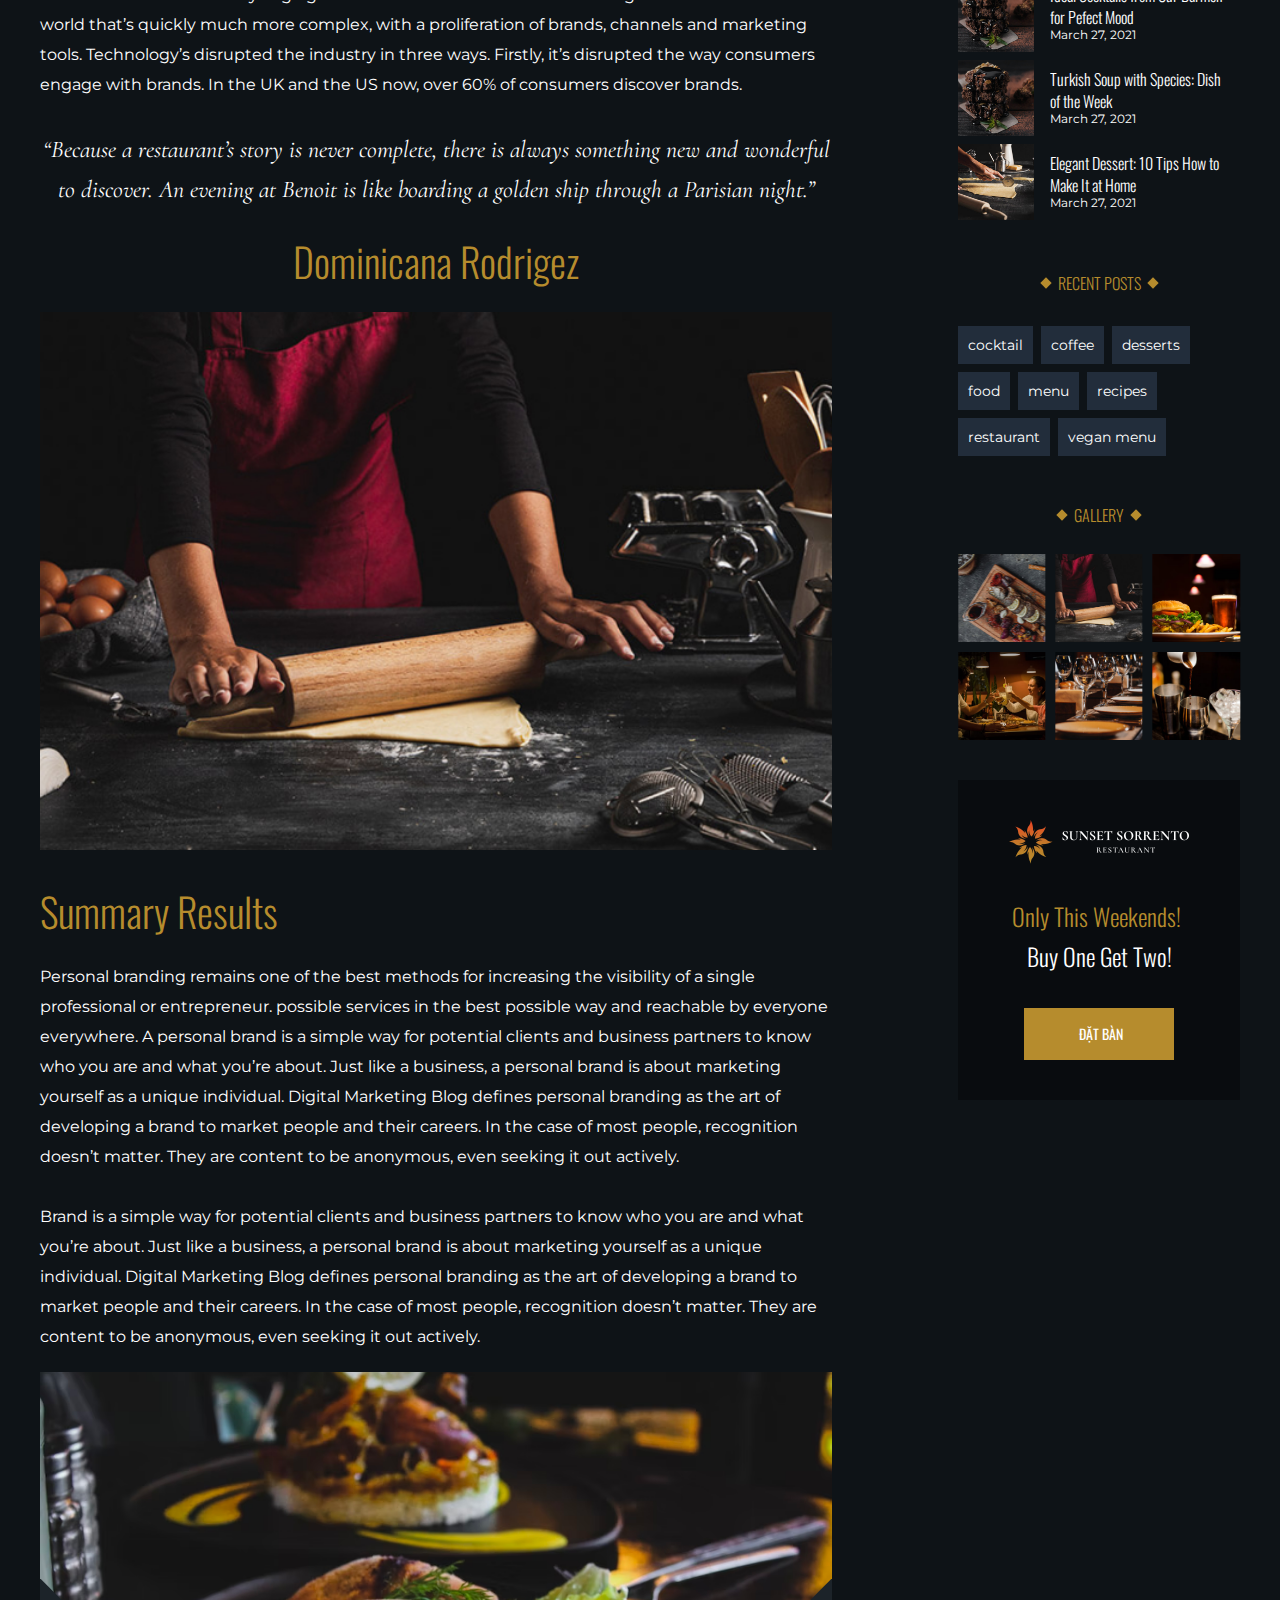
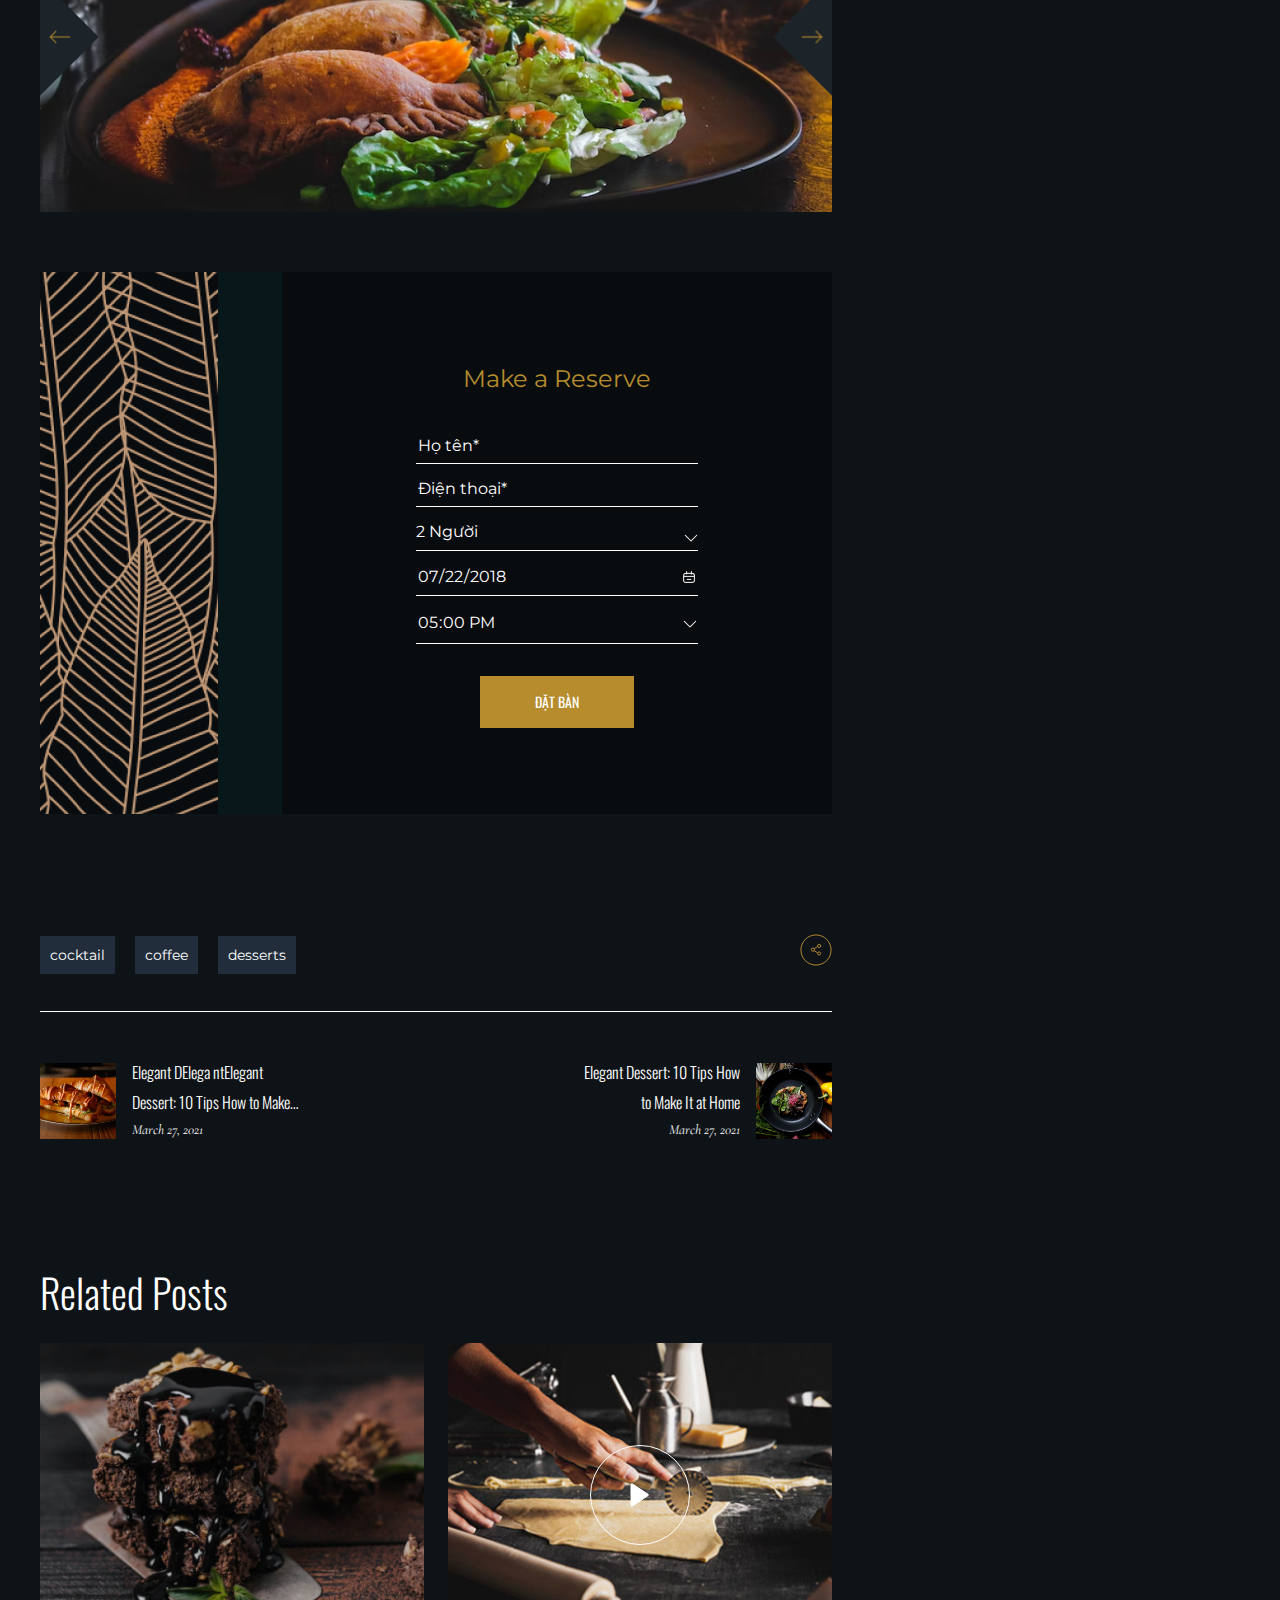
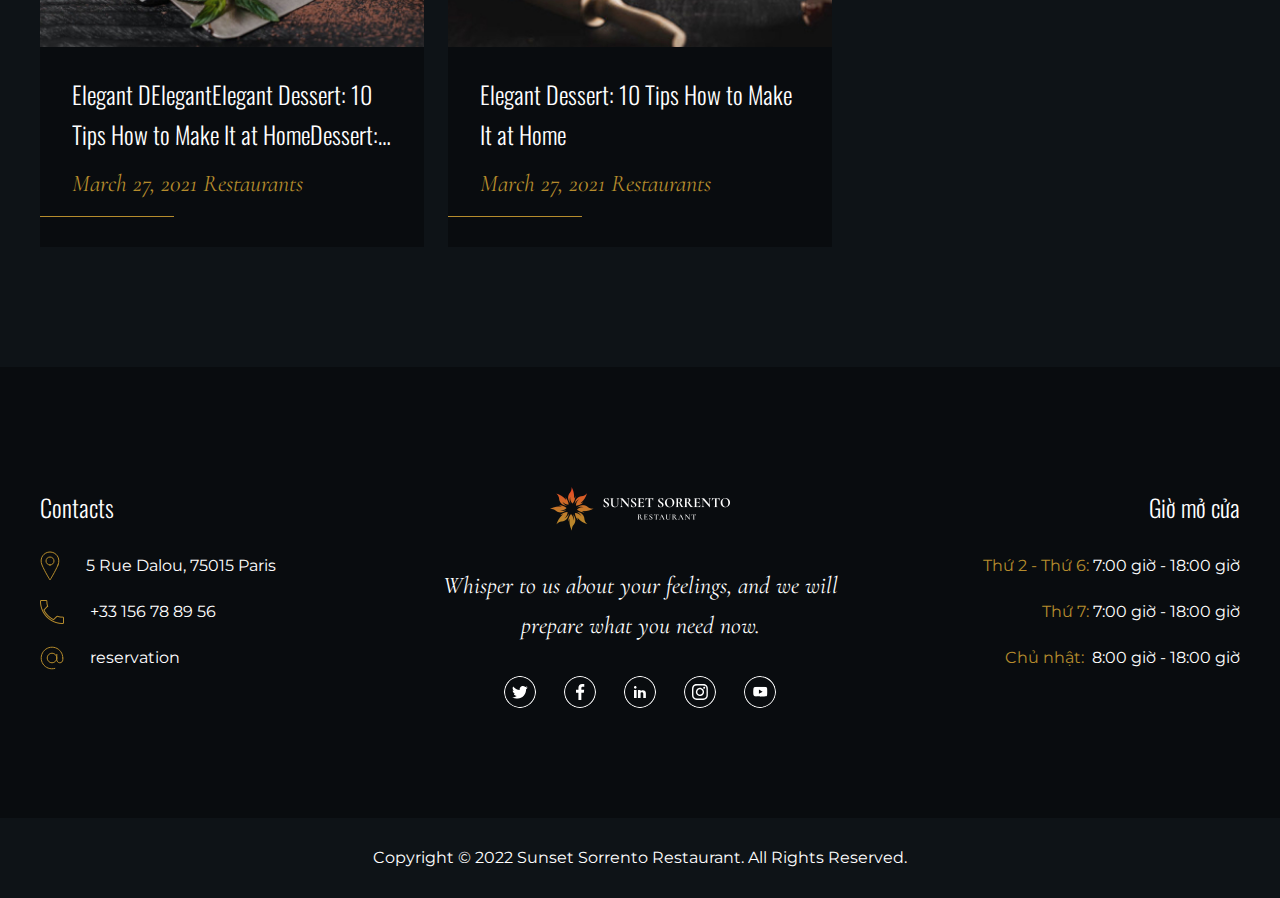
<file: event.html>
<!DOCTYPE html>
<html lang="en">

<head>
    <meta charset="UTF-8">
    <meta http-equiv="X-UA-Compatible" content="IE=edge">
    <meta name="viewport" content="width=device-width, initial-scale=1.0">
    <title>Events Sunset Sorrento</title>
    <link rel="icon" type="favicon" href="hoalogo.ico">
    <meta name="title" content="">
    <meta name="description" content="">
    <meta name="keywords" content="">
    <!-- loading -->
    <style>
        .loading {
            position: fixed;
            width: 100%;
            height: 100vh;
            background-color: #000;
            z-index: 9999;
            overflow: visible;
            opacity: 1;
            pointer-events: all;
        }
        
        .loading.active {
            overflow: hidden;
            opacity: 0;
            pointer-events: none;
        }
    </style>
    <!-- meta tag facebook -->
    <meta property="og:locale" content="vi" />
    <meta property="og:type" content="article" />
    <meta property="og:title" content="" />
    <meta property="og:description" content="" />
    <meta property="og:url" content="" />
    <meta property="og:site_name" content="" />
    <meta property="og:image" content="" />
    <!-- meta tag twitter -->
    <meta property="og:type" content="" />
    <meta property="og:title" content="" />
    <meta property="og:description" content="" />
    <meta property="og:url" content="" />
    <meta property="og:image" content="" />
    <!-- nhúng css-->
    <link rel="stylesheet" href="./dest/style.min.css">
    <link rel="stylesheet" href="dest/font.css">
</head>


<body class="eventpage">
    <div class="loading"></div>
    <header class="header">
        <div class="container-fluid">
            <div class="iconmenu">
                <span></span>
            </div>
            <a href="index.html" class="logo">
                <img srcset="img/logo.png 2x" alt="">
            </a>
            <ul class="menu">
                <li><a href="index.html">TRANG CHỦ</a></li>
                <li><a href="about.html">VỀ CHÚNG TÔI</a></li>
                <li><a href="services.html">DỊCH VỤ</a></li>
                <li><a class="active" href="blog.html">SỰ KIỆN</a></li>
                <li class="submenu">
                    <a href="#" class="nav"><span>THỰC ĐƠN</span>
                        <img class="down" srcset="img/down.svg 2x" alt="">
                    </a>
                    <ul class="menudown">
                        <li><a href="mona.html">Món Á</a></li>
                        <li><a href="monau.html">Món Âu</a></li>
                        <li><a href="monau.html">Tráng Miệng</a></li>
                    </ul>
                </li>
                <li><a href="place.html">ĐIỂM ĐẾN</a></li>
                <li><a href="library.html">THƯ VIỆN</a></li>
                <li><a href="contact.html">LIÊN HỆ</a></li>
                <div class="button">
                    <a href="contact.html" class="order">ĐẶT BÀN</a>
                </div>
            </ul>
            <div class="header__left">
                <div class="header__left-lang">
                    <span>EN</span>
                    <ul class="down">
                        <li class="item"><a href="" target="_blank">VN</a></li>
                        <li class="item"><a href="" target="_blank">USA</a></li>
                        <li class="item"><a href="" target="_blank">CN</a></li>
                    </ul>
                </div>
                <div class="button">
                    <a href="event_details.html" class="order">ĐẶT BÀN</a>
                </div>
            </div>
        </div>
    </header>
    <div class="top">
        <svg width="50" height="50" viewBox="0 0 50 50" fill="none" xmlns="http://www.w3.org/2000/svg">
        <path d="M25 1C38.2597 1 49 11.7403 49 25C49 38.2597 38.2597 49 25 49C11.7403 49 1 38.2597 1 25C1 11.7403 11.7403 1 25 1Z" stroke="#B68C2D"/>
        <path d="M25 16L25.3556 15.6485L25 15.2887L24.6444 15.6485L25 16ZM24.5 34.213V34.713L25.5 34.713V34.213L24.5 34.213ZM34.3556 24.755L25.3556 15.6485L24.6444 16.3515L33.6444 25.458L34.3556 24.755ZM24.6444 15.6485L15.6444 24.755L16.3556 25.458L25.3556 16.3515L24.6444 15.6485ZM24.5 16V34.213L25.5 34.213V16L24.5 16Z" fill="#B68C2D"/>
    </svg>
    </div>
    <div class="main">
        <section class="hero --eventhero">
            <div class="hero__banner">
                <img class="hero__banner-img" src="img/event.jpg" alt="">
            </div>
            <div class="container">
                <a href="#" class="hero__textbox --line">
                    <h3 class="h3-oswald">Elegant Dessert: 10 Tips How to Make It at Home</h3>
                    <h4 class="h4-cormorant">
                        <p>March 17, 2021</p>
                        <span>Recipes</span>
                        <p>By by Samanta Olson</p>
                    </h4>
                </a>
            </div>
        </section>
        <div class="container">
            <div class="wrap">
                <div class="wrap__section">
                    <div class="pgrap pd">
                        <div class="description">
                            <p>Personal branding remains one of the best methods for increasing the visibility of a single professional or entrepreneur. possible services in the best possible way and reachable by everyone everywhere. A personal brand is
                                a simple way for potential clients and business partners to know who you are and what you’re about. Just like a business, a personal brand is about marketing yourself as a unique individual. Digital Marketing Blog defines
                                personal branding as the art of developing a brand to market people and their careers. In the case of most people, recognition doesn’t matter. They are content to be anonymous, even seeking it out actively.
                            </p>
                            <p>Brand is a simple way for potential clients and business partners to know who you are and what you’re about. Just like a business, a personal brand is about marketing yourself as a unique individual. Digital Marketing Blog
                                defines personal branding as the art of developing a brand to market people and their careers. In the case of most people, recognition doesn’t matter. They are content to be anonymous, even seeking it out actively.</p>
                        </div>
                        <div class="pgrap__photos">
                            <img class="p1" src="img/p1.jpg" alt="">
                            <img class="p2" src="img/p2.jpg" alt="">
                        </div>
                    </div>
                    <div class="pgrap">
                        <div class="description">
                            <p>Consumer products marketing has experienced a profound change over the last 5 to 10 years, from a world dominated by large global brands and established TV and big-box retail models to a world that’s quickly much more complex,
                                with a proliferation of brands, channels and marketing tools. Technology’s disrupted the industry in three ways. Firstly, it’s disrupted the way consumers engage with brands. In the UK and the US now, over 60% of consumers
                                discover brands.
                            </p>
                        </div>
                        <h4 class="h4-cormorant">“Because a restaurant’s story is never complete, there is always something new and wonderful to discover. An evening at Benoit is like boarding a golden ship through a Parisian night.”</h4>
                    </div>
                    <div class="pgrap">
                        <h3 class="h3-oswald">Dominicana Rodrigez</h3>
                        <div class="img">
                            <img class="item" src="img/best1.jpg" alt="">
                        </div>
                        <h3 class="h3-oswald --left">Summary Results</h3>

                        <div class="description">
                            <p>Personal branding remains one of the best methods for increasing the visibility of a single professional or entrepreneur. possible services in the best possible way and reachable by everyone everywhere. A personal brand is
                                a simple way for potential clients and business partners to know who you are and what you’re about. Just like a business, a personal brand is about marketing yourself as a unique individual. Digital Marketing Blog defines
                                personal branding as the art of developing a brand to market people and their careers. In the case of most people, recognition doesn’t matter. They are content to be anonymous, even seeking it out actively.
                            </p>
                            <p>Brand is a simple way for potential clients and business partners to know who you are and what you’re about. Just like a business, a personal brand is about marketing yourself as a unique individual. Digital Marketing Blog
                                defines personal branding as the art of developing a brand to market people and their careers. In the case of most people, recognition doesn’t matter. They are content to be anonymous, even seeking it out actively.</p>
                        </div>
                        <div class="eventslider">
                            <div class="eventslider__list">
                                <div class="eventslider__list-img">
                                    <img class="banner-slider" src="img/slider1.avif" alt="Sunset">
                                </div>
                                <div class="eventslider__list-img">
                                    <img class="banner-slider" src="img/slider2.avif " alt="Sunset">
                                </div>
                                <div class="eventslider__list-img">
                                    <img class="banner-slider" src="img/slider3.avif " alt="Sunset">
                                </div>
                            </div>
                            <div class="container-fluid">
                                <div class="scslider__triangle">
                                    <span class="scslider__triangle-item --pre ">
                                        <img srcset="img/next.png 2x" alt="">
                                    </span>
                                    <span class="scslider__triangle-item --next">
                                        <img srcset="img/next.png 2x" alt="">
                                    </span>
                                </div>
                            </div>
                        </div>
                    </div>
                    <div class="scsign --signevent">
                        <div class="scsign__left">
                            <div class="bgr">
                                <img src="img/bg-make.png" alt="">
                                <span></span>
                            </div>
                            <form class="form">
                                <h4 class="form-title">Make a Reserve</h4>
                                <div class="listinput">
                                    <div class="listinput__item">
                                        <input type="text" placeholder="Họ tên*">
                                    </div>
                                    <div class="listinput__item">
                                        <input type="tel" placeholder="Điện thoại*">
                                    </div>
                                    <div class="listinput__item ">
                                        <select id="people" name="cars">
                                              <option value="volvo">2 Người</option>
                                              <option value="saab">3 Người</option>
                                              <option value="mercedes">4 Người</option>
                                            </select>
                                    </div>
                                    <div class="listinput__item">
                                        <input type="date" id="start" name="trip-start" value="2018-07-22" min="2018-01-01">
                                    </div>
                                    <div class="listinput__item">
                                        <input type="time" name="time" value="17:00">
                                    </div>
                                </div>
                                <div class="button">
                                    <a href="#" class="order">ĐẶT BÀN</a>
                                </div>
                            </form>
                        </div>
                    </div>
                    <div class="blogsnews pd">
                        <div class="tabs">
                            <div class="tabs-l">
                                <h5 class="text-b2">cocktail</h5>
                                <h5 class="text-b2">coffee</h5>
                                <h5 class="text-b2">desserts</h5>
                            </div>
                            <a href="#" class="btnshare">
                                <img srcset="img/share.svg 2x" alt="">
                            </a>
                        </div>
                        <div class="boxs --blog">
                            <div class="boxs__item">
                                <a class="boxs__item-img">
                                    <img src="img/event1.avif" alt="">
                                </a>
                                <div class="boxs__item-content">
                                    <a href="#" class="h4-oswald">Elegant DElega ntElegant Dessert: 10 Tips How to Make It at HomeDessert: 10 Tips How to Make It at Homeessert: 10 Tips How to Make It at Home</a>
                                    <h4 class="h4-cormorant">March 27, 2021</h4>
                                </div>
                            </div>
                            <div class="boxs__item">
                                <a class="boxs__item-img">
                                    <img src="img/event3.avif" alt="">
                                </a>
                                <div class="boxs__item-content">
                                    <a href="#" class="h4-oswald">Elegant Dessert: 10 Tips How to Make It at Home</a>
                                    <h4 class="h4-cormorant">March 27, 2021</h4>
                                </div>
                            </div>
                        </div>
                    </div>
                    <div class="posts pd">
                        <h3 class="h3-oswald">Related Posts</h3>
                        <div class="boxs --finalevent">
                            <div class="boxs__item active">
                                <a class="boxs__item-img">
                                    <img src="img/event1.jpg" alt="">
                                </a>
                                <div class="boxs__item-content">
                                    <a href="#" class="h4-oswald">Elegant DElegantElegant Dessert: 10 Tips How to Make It at HomeDessert: 10 Tips How to Make It at Homeessert: 10 Tips How to Make It at Home</a>
                                    <h4 class="h4-cormorant">March 27, 2021 Restaurants</h4>

                                </div>
                            </div>
                            <div class="boxs__item active">
                                <div class="boxs__item-img">
                                    <img class="img-video" data-id="v86bwAYDcHI" src="img/vd.jpg" alt="">
                                    <img class="img-play" src="img/play.svg" alt="">
                                </div>

                                <div class="boxs__item-content">
                                    <a href="#" class="h4-oswald">Elegant Dessert: 10 Tips How to Make It at Home</a>
                                    <h4 class="h4-cormorant">March 27, 2021 Restaurants</h4>
                                </div>
                            </div>
                        </div>
                    </div>
                </div>
                <div class="wrap__sidebar">
                    <div class="boss">
                        <img src="img/avt.jpg" alt="" class="boss__avt">
                        <div class="boss__text">
                            <h4 class="h4-oswald">Sunset Sorrento Restaurant</h4>
                            <span class="text-b1">Theo dõi chúng tôi tại đây</span>
                        </div>
                        <div class="listsocial">
                            <a class="listsocial__item twt" href="" target="_blank">
                                <svg width="32" height="32" viewBox="0 0 32 32" fill="none" xmlns="http://www.w3.org/2000/svg">
                                    <g clip-path="url(#clip0_110_1509)">
                                    <path d="M16.0008 -0.0341797C7.1588 -0.0341797 -0.0332031 7.15782 -0.0332031 15.9998C-0.0332031 24.8418 7.1588 32.0338 16.0008 32.0338C24.8428 32.0338 32.0348 24.8418 32.0348 15.9998C32.0348 7.15782 24.8428 -0.0341797 16.0008 -0.0341797ZM16.0008 30.9658C7.7488 30.9658 1.0348 24.2518 1.0348 15.9998C1.0348 7.74782 7.7488 1.03382 16.0008 1.03382C24.2528 1.03382 30.9668 7.74782 30.9668 15.9998C30.9668 24.2518 24.2528 30.9658 16.0008 30.9658Z" fill="white"/>
                                    <g clip-path="url(#clip1_110_1509)">
                                    <path d="M22.1064 13.1975C22.1168 13.3375 22.1168 13.4767 22.1168 13.6159C22.1168 17.8759 18.8744 22.7847 12.9488 22.7847C11.1232 22.7847 9.4272 22.2559 8 21.3375C8.2592 21.3671 8.5088 21.3775 8.7784 21.3775C10.2288 21.381 11.6381 20.896 12.7792 20.0007C12.1067 19.9886 11.4549 19.7667 10.9146 19.3661C10.3743 18.9655 9.97263 18.4063 9.7656 17.7663C9.9648 17.7959 10.1648 17.8159 10.3744 17.8159C10.6632 17.8159 10.9536 17.7759 11.2232 17.7063C10.4934 17.559 9.83718 17.1634 9.36609 16.5869C8.89501 16.0104 8.63815 15.2885 8.6392 14.5439V14.5039C9.0688 14.7431 9.5672 14.8927 10.0952 14.9127C9.65287 14.6188 9.29018 14.22 9.03947 13.7518C8.78877 13.2836 8.65785 12.7606 8.6584 12.2295C8.6584 11.6311 8.8176 11.0823 9.0968 10.6039C9.90651 11.6 10.9164 12.4148 12.0611 12.9957C13.2057 13.5765 14.4596 13.9105 15.7416 13.9759C15.692 13.7359 15.6616 13.4871 15.6616 13.2375C15.6614 12.8143 15.7446 12.3952 15.9065 12.0041C16.0683 11.6131 16.3057 11.2578 16.6049 10.9585C16.9042 10.6592 17.2595 10.4219 17.6506 10.26C18.0416 10.0981 18.4608 10.0149 18.884 10.0151C19.812 10.0151 20.6496 10.4039 21.2384 11.0327C21.9598 10.8932 22.6516 10.6299 23.2832 10.2543C23.0427 10.999 22.539 11.6304 21.8664 12.0303C22.5062 11.9574 23.1315 11.7891 23.7216 11.5311C23.2809 12.1736 22.7348 12.737 22.1064 13.1975Z" fill="white"/>
                                    </g>
                                    </g>
                                    <defs>
                                    <clipPath id="clip0_110_1509">
                                    <rect width="32" height="32" fill="white"/>
                                    </clipPath>
                                    <clipPath id="clip1_110_1509">
                                    <rect width="16" height="12.8" fill="white" transform="translate(8 10)"/>
                                    </clipPath>
                                    </defs>
                                    </svg>
                            </a>
                            <a class="listsocial__item fb" href="" target="_blank">
                                <svg width="32" height="32" viewBox="0 0 32 32" fill="none" xmlns="http://www.w3.org/2000/svg">
                                    <path d="M16 0C7.17675 0 0 7.17675 0 16C0 24.8233 7.17675 32 16 32C24.8233 32 32 24.8233 32 16C32 7.17675 24.8233 0 16 0ZM16 30.9343C7.7655 30.9343 1.06574 24.2345 1.06574 16C1.06574 7.7655 7.7655 1.06574 16 1.06574C24.2345 1.06574 30.9343 7.7655 30.9343 16C30.9343 24.2345 24.2345 30.9343 16 30.9343Z" fill="white"/>
                                    <path d="M14.4294 23.949H17.3532V16.6645H19.798L20.1672 13.8305H17.3532V12.0143C17.3532 11.1961 17.5827 10.6373 18.7602 10.6373H20.267V8.09268C20.0075 8.06274 19.1194 7.98291 18.0816 7.98291C15.9063 7.98291 14.4294 9.31009 14.4294 11.7349V13.8305H11.9746V16.6645H14.4294V23.949Z" fill="white"/>
                                </svg>
                            </a>
                            <a class="listsocial__item inl" href="" target="_blank">
                                <svg width="32" height="32" viewBox="0 0 32 32" fill="none" xmlns="http://www.w3.org/2000/svg">
                                    <g clip-path="url(#clip0_110_1519)">
                                    <path d="M16.0008 -0.0341797C7.1588 -0.0341797 -0.0332031 7.15782 -0.0332031 15.9998C-0.0332031 24.8418 7.1588 32.0338 16.0008 32.0338C24.8428 32.0338 32.0348 24.8418 32.0348 15.9998C32.0348 7.15782 24.8428 -0.0341797 16.0008 -0.0341797ZM16.0008 30.9658C7.7488 30.9658 1.0348 24.2518 1.0348 15.9998C1.0348 7.74782 7.7488 1.03382 16.0008 1.03382C24.2528 1.03382 30.9668 7.74782 30.9668 15.9998C30.9668 24.2518 24.2528 30.9658 16.0008 30.9658Z" fill="white"/>
                                    <g clip-path="url(#clip1_110_1519)">
                                    <path d="M16.6003 22H13.9336V14H16.6003V15.3333C16.881 14.9762 17.2373 14.6856 17.6436 14.4824C18.0499 14.2792 18.4961 14.1684 18.9503 14.158C19.7445 14.1624 20.5046 14.4816 21.0639 15.0456C21.6231 15.6096 21.9359 16.3724 21.9336 17.1667V22H19.2669V17.5C19.2153 17.1397 19.0354 16.8102 18.7601 16.572C18.4849 16.3339 18.1329 16.2032 17.7689 16.204C17.606 16.2091 17.4458 16.2471 17.298 16.3157C17.1502 16.3843 17.0177 16.482 16.9085 16.6031C16.7994 16.7241 16.7158 16.8659 16.6629 17.0201C16.6099 17.1742 16.5886 17.3374 16.6003 17.5V22ZM12.6003 22H9.93359V14H12.6003V22ZM11.2669 12.6667C10.9133 12.6667 10.5742 12.5262 10.3241 12.2761C10.0741 12.0261 9.93359 11.687 9.93359 11.3333C9.93359 10.9797 10.0741 10.6406 10.3241 10.3905C10.5742 10.1405 10.9133 10 11.2669 10C11.6205 10 11.9597 10.1405 12.2097 10.3905C12.4598 10.6406 12.6003 10.9797 12.6003 11.3333C12.6003 11.687 12.4598 12.0261 12.2097 12.2761C11.9597 12.5262 11.6205 12.6667 11.2669 12.6667Z" fill="white"/>
                                    </g>
                                    </g>
                                    <defs>
                                    <clipPath id="clip0_110_1519">
                                    <rect width="32" height="32" fill="white"/>
                                    </clipPath>
                                    <clipPath id="clip1_110_1519">
                                    <rect width="12" height="12" fill="white" transform="translate(9.93359 10)"/>
                                    </clipPath>
                                    </defs>
                                </svg>
                            </a>
                            <a class="listsocial__item ins" href="" target="_blank">
                                <svg width="32" height="32" viewBox="0 0 32 32" fill="none" xmlns="http://www.w3.org/2000/svg">
                                    <path d="M16 0C7.17675 0 0 7.17675 0 16C0 24.8233 7.17675 32 16 32C24.8233 32 32 24.8233 32 16C32 7.17675 24.8233 0 16 0ZM16 30.9343C7.7655 30.9343 1.06574 24.2345 1.06574 16C1.06574 7.7655 7.7655 1.06574 16 1.06574C24.2345 1.06574 30.9343 7.7655 30.9343 16C30.9343 24.2345 24.2345 30.9343 16 30.9343Z" fill="white"/>
                                    <g clip-path="url(#clip0_110_1525)">
                                    <path d="M15.9661 11.8748C15.1569 11.8748 14.3659 12.1148 13.6931 12.5643C13.0203 13.0139 12.4959 13.6529 12.1862 14.4004C11.8766 15.148 11.7956 15.9707 11.9534 16.7643C12.1113 17.5579 12.5009 18.2869 13.0731 18.8591C13.6453 19.4313 14.3743 19.8209 15.1679 19.9788C15.9616 20.1367 16.7842 20.0556 17.5318 19.746C18.2794 19.4363 18.9184 18.9119 19.3679 18.2391C19.8175 17.5663 20.0574 16.7753 20.0574 15.9661C20.0587 15.4285 19.9538 14.8959 19.7487 14.3989C19.5435 13.9019 19.2422 13.4504 18.862 13.0702C18.4819 12.69 18.0303 12.3887 17.5333 12.1836C17.0364 11.9784 16.5038 11.8735 15.9661 11.8748ZM15.9661 18.6305C15.4392 18.6305 14.924 18.4742 14.4859 18.1814C14.0477 17.8887 13.7062 17.4726 13.5046 16.9857C13.3029 16.4989 13.2502 15.9632 13.353 15.4463C13.4558 14.9295 13.7095 14.4548 14.0821 14.0821C14.4548 13.7095 14.9295 13.4558 15.4463 13.353C15.9632 13.2502 16.4989 13.3029 16.9857 13.5046C17.4726 13.7062 17.8887 14.0477 18.1814 14.4859C18.4742 14.924 18.6305 15.4392 18.6305 15.9661C18.6305 16.6727 18.3497 17.3504 17.8501 17.8501C17.3504 18.3497 16.6727 18.6305 15.9661 18.6305ZM21.185 11.7052C21.185 11.9025 21.1265 12.0955 21.0169 12.2596C20.9072 12.4237 20.7514 12.5516 20.569 12.6271C20.3867 12.7026 20.186 12.7224 19.9925 12.6839C19.7989 12.6454 19.6211 12.5503 19.4815 12.4108C19.342 12.2712 19.2469 12.0934 19.2084 11.8998C19.1699 11.7063 19.1897 11.5056 19.2652 11.3233C19.3408 11.141 19.4687 10.9851 19.6328 10.8755C19.7969 10.7658 19.9898 10.7073 20.1871 10.7073C20.4518 10.7073 20.7056 10.8124 20.8928 10.9996C21.0799 11.1867 21.185 11.4405 21.185 11.7052ZM23.8893 12.703C23.9183 11.4625 23.4556 10.2608 22.602 9.36015C21.7061 8.49568 20.5039 8.02195 19.2591 8.04295C17.9619 7.98308 13.9704 7.98308 12.6731 8.04295C11.433 8.0161 10.2321 8.47853 9.33022 9.33022C8.47666 10.2309 8.01393 11.4326 8.04295 12.6731C7.98308 13.9704 7.98308 17.9619 8.04295 19.2591C8.01393 20.4997 8.47666 21.7013 9.33022 22.602C10.2321 23.4537 11.433 23.9161 12.6731 23.8893C13.9903 23.9691 17.9419 23.9691 19.2591 23.8893C20.4997 23.9183 21.7013 23.4556 22.602 22.602C23.4556 21.7013 23.9183 20.4997 23.8893 19.2591C23.9492 17.9619 23.9492 13.9704 23.8893 12.6731V12.703ZM22.1929 20.6861C22.0574 21.0293 21.8529 21.341 21.5919 21.6019C21.331 21.8628 21.0193 22.0674 20.6761 22.2029C19.127 22.5161 17.5433 22.6234 15.9661 22.5222C14.3922 22.6236 12.8118 22.5162 11.2661 22.2029C10.9229 22.0674 10.6112 21.8628 10.3503 21.6019C10.0893 21.341 9.88481 21.0293 9.74933 20.6861C9.33022 19.6283 9.42003 17.1336 9.42003 15.9761C9.42003 14.8186 9.33022 12.3139 9.74933 11.2661C9.88099 10.9195 10.0841 10.6045 10.3454 10.3414C10.6067 10.0784 10.9204 9.87328 11.2661 9.73935C12.8118 9.42599 14.3922 9.31862 15.9661 9.42003C17.5433 9.31879 19.127 9.42615 20.6761 9.73935C21.0193 9.87483 21.331 10.0794 21.5919 10.3403C21.8529 10.6012 22.0574 10.9129 22.1929 11.2561C22.612 12.3139 22.5122 14.8086 22.5122 15.9661C22.5122 17.1237 22.612 19.6283 22.1929 20.6761V20.6861Z" fill="white"/>
                                    </g>
                                    <defs>
                                    <clipPath id="clip0_110_1525">
                                    <rect width="15.9661" height="15.9661" fill="white" transform="translate(7.98242 7.98291)"/>
                                    </clipPath>
                                    </defs>
                                </svg>
                            </a>
                            <a class="listsocial__item ytb" href="" target="_blank">
                                <svg width="32" height="32" viewBox="0 0 32 32" fill="none" xmlns="http://www.w3.org/2000/svg">
                                    <path d="M16 0C7.17675 0 0 7.17675 0 16C0 24.8233 7.17675 32 16 32C24.8233 32 32 24.8233 32 16C32 7.17675 24.8233 0 16 0ZM16 31C7.7655 31 1 24.2345 1 16C1 7.7655 7.7655 1 16 1C24.2345 1 31 7.7655 31 16C31 24.2345 24.2345 31 16 31Z" fill="white"/>
                                    <g clip-path="url(#clip0_110_1529)">
                                    <path d="M23.1771 12.2331C23.0961 11.9326 22.9378 11.6585 22.718 11.4382C22.4982 11.2179 22.2245 11.0589 21.9242 10.9773C20.8106 10.6715 16.3554 10.6665 16.3554 10.6665C16.3554 10.6665 11.901 10.6615 10.7867 10.9538C10.4866 11.0392 10.2134 11.2004 9.99353 11.4218C9.77362 11.6432 9.61431 11.9174 9.53091 12.2182C9.23722 13.3318 9.23438 15.6414 9.23438 15.6414C9.23438 15.6414 9.23153 17.9625 9.52309 19.0647C9.68664 19.6742 10.1666 20.1556 10.7768 20.3198C11.9018 20.6256 16.3448 20.6306 16.3448 20.6306C16.3448 20.6306 20.7999 20.6356 21.9135 20.344C22.2139 20.2625 22.4879 20.1039 22.7083 19.8841C22.9286 19.6642 23.0878 19.3906 23.17 19.0903C23.4644 17.9774 23.4666 15.6685 23.4666 15.6685C23.4666 15.6685 23.4808 13.3467 23.1771 12.2331V12.2331ZM14.9304 17.7812L14.9339 13.5145L18.6367 15.6514L14.9304 17.7812V17.7812Z" fill="white"/>
                                    </g>
                                    <defs>
                                    <clipPath id="clip0_110_1529">
                                    <rect width="14.9334" height="10.6667" fill="white" transform="translate(8.5332 10.6665)"/>
                                    </clipPath>
                                    </defs>
                                </svg>
                            </a>
                        </div>
                        <div class="bgr-boss">
                            <img srcset="img/bgr-avt.png 2x" alt="">
                        </div>
                    </div>
                    <div class="search pd-sb">
                        <input class="search__input" type="text" placeholder="Search">
                        <img src="img/search.svg" alt="" class="search__icon">
                    </div>
                    <div class="categories">
                        <h5 class="text-b1"> <span class="icon">CATEGORIES</span></h5>
                        <div class="categories__listmenu">
                            <a href="#" class="categories__listmenu-item">
                                <img src="img/cate.svg" alt="" class="next-cate">
                                <span class="text-b1">Food & Drinks(5)</span>
                            </a>
                            <a href="#" class="categories__listmenu-item">
                                <img src="img/cate.svg" alt="" class="next-cate">
                                <span class="text-b1">News & Tips(4)</span>
                            </a>
                            <a href="#" class="categories__listmenu-item">
                                <img src="img/cate.svg" alt="" class="next-cate">
                                <span class="text-b1">Recipes(5)</span>
                            </a>
                            <a href="#" class="categories__listmenu-item">
                                <img src="img/cate.svg" alt="" class="next-cate">
                                <span class="text-b1">Restaurants(5)</span>
                            </a>
                        </div>
                    </div>
                    <div class="posts pd-sb --postsb">

                        <h5 class="text-b1"> <span class="icon">RECENT POSTS</span></h5>
                        <div class="boxs --blog --boxsb ">
                            <div class="boxs__item ">
                                <a class="boxs__item-img">
                                    <img src="img/event1.jpg" alt="">
                                </a>
                                <div class="boxs__item-content">
                                    <a href="#" class="h4-oswald text-b1">Ideal Cocktails from Our Barmen for Pefect Mood</a>
                                    <h4 class="h4-cormorant">March 27, 2021</h4>

                                </div>
                            </div>
                            <div class="boxs__item">
                                <a class="boxs__item-img">
                                    <img src="img/event1.jpg" alt="">
                                </a>
                                <div class="boxs__item-content">
                                    <a href="#" class="h4-oswald text-b1">Turkish Soup with Species: Dish of the Week</a>
                                    <h4 class="h4-cormorant">March 27, 2021</h4>

                                </div>
                            </div>
                            <div class="boxs__item ">
                                <div class="boxs__item-img">
                                    <img class="img-video" data-id="v86bwAYDcHI" src="img/vd.jpg" alt="">
                                </div>
                                <div class="boxs__item-content">
                                    <a href="#" class="h4-oswald text-b1">Elegant Dessert: 10 Tips How to Make It at Home</a>
                                    <h4 class="h4-cormorant">March 27, 2021</h4>
                                </div>
                            </div>
                        </div>
                    </div>
                    <div class="tabs --tabsb">
                        <h5 class="text-b1"> <span class="icon">RECENT POSTS</span></h5>
                        <div class="tabs-l">
                            <a href="">
                                <h5 class="text-b2">cocktail</h5>
                            </a>
                            <a href="">
                                <h5 class="text-b2">coffee</h5>
                            </a>
                            <a href="">
                                <h5 class="text-b2">desserts</h5>
                            </a>

                            <a href="">
                                <h5 class="text-b2">food</h5>
                            </a>
                            <a href="">
                                <h5 class="text-b2">menu</h5>
                            </a>
                            <a href="">
                                <h5 class="text-b2">recipes</h5>
                            </a>
                            <a href="">
                                <h5 class="text-b2">restaurant</h5>
                            </a>
                            <a href="">
                                <h5 class="text-b2">vegan menu</h5>
                            </a>
                        </div>
                    </div>
                    <div class="galary pd-sb galarysb">
                        <div>
                            <h5 class="text-b1"><span class="icon">GALLERY</span></h5>
                        </div>
                        <div class="listimg">
                            <div class="listimg__item">
                                <img src="img/gasb1.jpg" alt="">
                            </div>
                            <div class="listimg__item">
                                <img src="img/best1.jpg" alt="">
                            </div>
                            <div class="listimg__item">
                                <img src="img/slider2.avif" alt="">
                            </div>
                            <div class="listimg__item">
                                <img src="img/slider3.avif" alt="">
                            </div>
                            <div class="listimg__item">
                                <img src="img/best2.jpg" alt="">
                            </div>
                            <div class="listimg__item">
                                <img src="img/best3.jpg" alt="">
                            </div>

                        </div>
                    </div>
                    <div class="sidebarend pd-sb">
                        <a href="#" class="logo">
                            <img srcset="img/logo.png 2x" alt="">
                        </a>
                        <h4 class="h4-oswald"><span class="--cl">Only This Weekends!</span>&nbsp; <br>Buy One Get Two!</h4>
                        <div class="button">
                            <a href="#" class="order">ĐẶT BÀN</a>
                        </div>
                    </div>
                </div>
            </div>
        </div>
    </div>
    <footer class="footer pd">
        <div class="container">
            <div class="footer__contact">
                <h4 class="footer__contact-title h4-oswald">Contacts</h4>
                <div class="footer__contact-item">
                    <img src="img/icon-location.svg" alt="">
                    <p class="footer-content"> 5 Rue Dalou, 75015 Paris</p>
                </div>
                <div class="footer__contact-item">
                    <img srcset="img/phone.png 2x" alt="">
                    <p class="footer-content">+33 156 78 89 56</p>
                </div>
                <div class="footer__contact-item">
                    <img src="img/mail.svg" alt="">
                    <p class="footer-content">reservation</p>
                </div>
            </div>
            <div class="footer__sayings">
                <a href="#" class="logo">
                    <img srcset="img/logo.png 2x" alt="">
                </a>
                <h4 class="h4-cormorant">Whisper to us about your feelings, and we will prepare what you need now.</h4>
                <div class="listsocial">
                    <a class="listsocial__item twt" href="" target="_blank">
                        <svg width="32" height="32" viewBox="0 0 32 32" fill="none" xmlns="http://www.w3.org/2000/svg">
                            <g clip-path="url(#clip0_110_1509)">
                            <path d="M16.0008 -0.0341797C7.1588 -0.0341797 -0.0332031 7.15782 -0.0332031 15.9998C-0.0332031 24.8418 7.1588 32.0338 16.0008 32.0338C24.8428 32.0338 32.0348 24.8418 32.0348 15.9998C32.0348 7.15782 24.8428 -0.0341797 16.0008 -0.0341797ZM16.0008 30.9658C7.7488 30.9658 1.0348 24.2518 1.0348 15.9998C1.0348 7.74782 7.7488 1.03382 16.0008 1.03382C24.2528 1.03382 30.9668 7.74782 30.9668 15.9998C30.9668 24.2518 24.2528 30.9658 16.0008 30.9658Z" fill="white"/>
                            <g clip-path="url(#clip1_110_1509)">
                            <path d="M22.1064 13.1975C22.1168 13.3375 22.1168 13.4767 22.1168 13.6159C22.1168 17.8759 18.8744 22.7847 12.9488 22.7847C11.1232 22.7847 9.4272 22.2559 8 21.3375C8.2592 21.3671 8.5088 21.3775 8.7784 21.3775C10.2288 21.381 11.6381 20.896 12.7792 20.0007C12.1067 19.9886 11.4549 19.7667 10.9146 19.3661C10.3743 18.9655 9.97263 18.4063 9.7656 17.7663C9.9648 17.7959 10.1648 17.8159 10.3744 17.8159C10.6632 17.8159 10.9536 17.7759 11.2232 17.7063C10.4934 17.559 9.83718 17.1634 9.36609 16.5869C8.89501 16.0104 8.63815 15.2885 8.6392 14.5439V14.5039C9.0688 14.7431 9.5672 14.8927 10.0952 14.9127C9.65287 14.6188 9.29018 14.22 9.03947 13.7518C8.78877 13.2836 8.65785 12.7606 8.6584 12.2295C8.6584 11.6311 8.8176 11.0823 9.0968 10.6039C9.90651 11.6 10.9164 12.4148 12.0611 12.9957C13.2057 13.5765 14.4596 13.9105 15.7416 13.9759C15.692 13.7359 15.6616 13.4871 15.6616 13.2375C15.6614 12.8143 15.7446 12.3952 15.9065 12.0041C16.0683 11.6131 16.3057 11.2578 16.6049 10.9585C16.9042 10.6592 17.2595 10.4219 17.6506 10.26C18.0416 10.0981 18.4608 10.0149 18.884 10.0151C19.812 10.0151 20.6496 10.4039 21.2384 11.0327C21.9598 10.8932 22.6516 10.6299 23.2832 10.2543C23.0427 10.999 22.539 11.6304 21.8664 12.0303C22.5062 11.9574 23.1315 11.7891 23.7216 11.5311C23.2809 12.1736 22.7348 12.737 22.1064 13.1975Z" fill="white"/>
                            </g>
                            </g>
                            <defs>
                            <clipPath id="clip0_110_1509">
                            <rect width="32" height="32" fill="white"/>
                            </clipPath>
                            <clipPath id="clip1_110_1509">
                            <rect width="16" height="12.8" fill="white" transform="translate(8 10)"/>
                            </clipPath>
                            </defs>
                            </svg>
                    </a>
                    <a class="listsocial__item fb" href="" target="_blank">
                        <svg width="32" height="32" viewBox="0 0 32 32" fill="none" xmlns="http://www.w3.org/2000/svg">
                            <path d="M16 0C7.17675 0 0 7.17675 0 16C0 24.8233 7.17675 32 16 32C24.8233 32 32 24.8233 32 16C32 7.17675 24.8233 0 16 0ZM16 30.9343C7.7655 30.9343 1.06574 24.2345 1.06574 16C1.06574 7.7655 7.7655 1.06574 16 1.06574C24.2345 1.06574 30.9343 7.7655 30.9343 16C30.9343 24.2345 24.2345 30.9343 16 30.9343Z" fill="white"/>
                            <path d="M14.4294 23.949H17.3532V16.6645H19.798L20.1672 13.8305H17.3532V12.0143C17.3532 11.1961 17.5827 10.6373 18.7602 10.6373H20.267V8.09268C20.0075 8.06274 19.1194 7.98291 18.0816 7.98291C15.9063 7.98291 14.4294 9.31009 14.4294 11.7349V13.8305H11.9746V16.6645H14.4294V23.949Z" fill="white"/>
                        </svg>
                    </a>
                    <a class="listsocial__item inl" href="" target="_blank">
                        <svg width="32" height="32" viewBox="0 0 32 32" fill="none" xmlns="http://www.w3.org/2000/svg">
                            <g clip-path="url(#clip0_110_1519)">
                            <path d="M16.0008 -0.0341797C7.1588 -0.0341797 -0.0332031 7.15782 -0.0332031 15.9998C-0.0332031 24.8418 7.1588 32.0338 16.0008 32.0338C24.8428 32.0338 32.0348 24.8418 32.0348 15.9998C32.0348 7.15782 24.8428 -0.0341797 16.0008 -0.0341797ZM16.0008 30.9658C7.7488 30.9658 1.0348 24.2518 1.0348 15.9998C1.0348 7.74782 7.7488 1.03382 16.0008 1.03382C24.2528 1.03382 30.9668 7.74782 30.9668 15.9998C30.9668 24.2518 24.2528 30.9658 16.0008 30.9658Z" fill="white"/>
                            <g clip-path="url(#clip1_110_1519)">
                            <path d="M16.6003 22H13.9336V14H16.6003V15.3333C16.881 14.9762 17.2373 14.6856 17.6436 14.4824C18.0499 14.2792 18.4961 14.1684 18.9503 14.158C19.7445 14.1624 20.5046 14.4816 21.0639 15.0456C21.6231 15.6096 21.9359 16.3724 21.9336 17.1667V22H19.2669V17.5C19.2153 17.1397 19.0354 16.8102 18.7601 16.572C18.4849 16.3339 18.1329 16.2032 17.7689 16.204C17.606 16.2091 17.4458 16.2471 17.298 16.3157C17.1502 16.3843 17.0177 16.482 16.9085 16.6031C16.7994 16.7241 16.7158 16.8659 16.6629 17.0201C16.6099 17.1742 16.5886 17.3374 16.6003 17.5V22ZM12.6003 22H9.93359V14H12.6003V22ZM11.2669 12.6667C10.9133 12.6667 10.5742 12.5262 10.3241 12.2761C10.0741 12.0261 9.93359 11.687 9.93359 11.3333C9.93359 10.9797 10.0741 10.6406 10.3241 10.3905C10.5742 10.1405 10.9133 10 11.2669 10C11.6205 10 11.9597 10.1405 12.2097 10.3905C12.4598 10.6406 12.6003 10.9797 12.6003 11.3333C12.6003 11.687 12.4598 12.0261 12.2097 12.2761C11.9597 12.5262 11.6205 12.6667 11.2669 12.6667Z" fill="white"/>
                            </g>
                            </g>
                            <defs>
                            <clipPath id="clip0_110_1519">
                            <rect width="32" height="32" fill="white"/>
                            </clipPath>
                            <clipPath id="clip1_110_1519">
                            <rect width="12" height="12" fill="white" transform="translate(9.93359 10)"/>
                            </clipPath>
                            </defs>
                        </svg>
                    </a>
                    <a class="listsocial__item ins" href="" target="_blank">
                        <svg width="32" height="32" viewBox="0 0 32 32" fill="none" xmlns="http://www.w3.org/2000/svg">
                            <path d="M16 0C7.17675 0 0 7.17675 0 16C0 24.8233 7.17675 32 16 32C24.8233 32 32 24.8233 32 16C32 7.17675 24.8233 0 16 0ZM16 30.9343C7.7655 30.9343 1.06574 24.2345 1.06574 16C1.06574 7.7655 7.7655 1.06574 16 1.06574C24.2345 1.06574 30.9343 7.7655 30.9343 16C30.9343 24.2345 24.2345 30.9343 16 30.9343Z" fill="white"/>
                            <g clip-path="url(#clip0_110_1525)">
                            <path d="M15.9661 11.8748C15.1569 11.8748 14.3659 12.1148 13.6931 12.5643C13.0203 13.0139 12.4959 13.6529 12.1862 14.4004C11.8766 15.148 11.7956 15.9707 11.9534 16.7643C12.1113 17.5579 12.5009 18.2869 13.0731 18.8591C13.6453 19.4313 14.3743 19.8209 15.1679 19.9788C15.9616 20.1367 16.7842 20.0556 17.5318 19.746C18.2794 19.4363 18.9184 18.9119 19.3679 18.2391C19.8175 17.5663 20.0574 16.7753 20.0574 15.9661C20.0587 15.4285 19.9538 14.8959 19.7487 14.3989C19.5435 13.9019 19.2422 13.4504 18.862 13.0702C18.4819 12.69 18.0303 12.3887 17.5333 12.1836C17.0364 11.9784 16.5038 11.8735 15.9661 11.8748ZM15.9661 18.6305C15.4392 18.6305 14.924 18.4742 14.4859 18.1814C14.0477 17.8887 13.7062 17.4726 13.5046 16.9857C13.3029 16.4989 13.2502 15.9632 13.353 15.4463C13.4558 14.9295 13.7095 14.4548 14.0821 14.0821C14.4548 13.7095 14.9295 13.4558 15.4463 13.353C15.9632 13.2502 16.4989 13.3029 16.9857 13.5046C17.4726 13.7062 17.8887 14.0477 18.1814 14.4859C18.4742 14.924 18.6305 15.4392 18.6305 15.9661C18.6305 16.6727 18.3497 17.3504 17.8501 17.8501C17.3504 18.3497 16.6727 18.6305 15.9661 18.6305ZM21.185 11.7052C21.185 11.9025 21.1265 12.0955 21.0169 12.2596C20.9072 12.4237 20.7514 12.5516 20.569 12.6271C20.3867 12.7026 20.186 12.7224 19.9925 12.6839C19.7989 12.6454 19.6211 12.5503 19.4815 12.4108C19.342 12.2712 19.2469 12.0934 19.2084 11.8998C19.1699 11.7063 19.1897 11.5056 19.2652 11.3233C19.3408 11.141 19.4687 10.9851 19.6328 10.8755C19.7969 10.7658 19.9898 10.7073 20.1871 10.7073C20.4518 10.7073 20.7056 10.8124 20.8928 10.9996C21.0799 11.1867 21.185 11.4405 21.185 11.7052ZM23.8893 12.703C23.9183 11.4625 23.4556 10.2608 22.602 9.36015C21.7061 8.49568 20.5039 8.02195 19.2591 8.04295C17.9619 7.98308 13.9704 7.98308 12.6731 8.04295C11.433 8.0161 10.2321 8.47853 9.33022 9.33022C8.47666 10.2309 8.01393 11.4326 8.04295 12.6731C7.98308 13.9704 7.98308 17.9619 8.04295 19.2591C8.01393 20.4997 8.47666 21.7013 9.33022 22.602C10.2321 23.4537 11.433 23.9161 12.6731 23.8893C13.9903 23.9691 17.9419 23.9691 19.2591 23.8893C20.4997 23.9183 21.7013 23.4556 22.602 22.602C23.4556 21.7013 23.9183 20.4997 23.8893 19.2591C23.9492 17.9619 23.9492 13.9704 23.8893 12.6731V12.703ZM22.1929 20.6861C22.0574 21.0293 21.8529 21.341 21.5919 21.6019C21.331 21.8628 21.0193 22.0674 20.6761 22.2029C19.127 22.5161 17.5433 22.6234 15.9661 22.5222C14.3922 22.6236 12.8118 22.5162 11.2661 22.2029C10.9229 22.0674 10.6112 21.8628 10.3503 21.6019C10.0893 21.341 9.88481 21.0293 9.74933 20.6861C9.33022 19.6283 9.42003 17.1336 9.42003 15.9761C9.42003 14.8186 9.33022 12.3139 9.74933 11.2661C9.88099 10.9195 10.0841 10.6045 10.3454 10.3414C10.6067 10.0784 10.9204 9.87328 11.2661 9.73935C12.8118 9.42599 14.3922 9.31862 15.9661 9.42003C17.5433 9.31879 19.127 9.42615 20.6761 9.73935C21.0193 9.87483 21.331 10.0794 21.5919 10.3403C21.8529 10.6012 22.0574 10.9129 22.1929 11.2561C22.612 12.3139 22.5122 14.8086 22.5122 15.9661C22.5122 17.1237 22.612 19.6283 22.1929 20.6761V20.6861Z" fill="white"/>
                            </g>
                            <defs>
                            <clipPath id="clip0_110_1525">
                            <rect width="15.9661" height="15.9661" fill="white" transform="translate(7.98242 7.98291)"/>
                            </clipPath>
                            </defs>
                        </svg>
                    </a>
                    <a class="listsocial__item ytb" href="" target="_blank">
                        <svg width="32" height="32" viewBox="0 0 32 32" fill="none" xmlns="http://www.w3.org/2000/svg">
                            <path d="M16 0C7.17675 0 0 7.17675 0 16C0 24.8233 7.17675 32 16 32C24.8233 32 32 24.8233 32 16C32 7.17675 24.8233 0 16 0ZM16 31C7.7655 31 1 24.2345 1 16C1 7.7655 7.7655 1 16 1C24.2345 1 31 7.7655 31 16C31 24.2345 24.2345 31 16 31Z" fill="white"/>
                            <g clip-path="url(#clip0_110_1529)">
                            <path d="M23.1771 12.2331C23.0961 11.9326 22.9378 11.6585 22.718 11.4382C22.4982 11.2179 22.2245 11.0589 21.9242 10.9773C20.8106 10.6715 16.3554 10.6665 16.3554 10.6665C16.3554 10.6665 11.901 10.6615 10.7867 10.9538C10.4866 11.0392 10.2134 11.2004 9.99353 11.4218C9.77362 11.6432 9.61431 11.9174 9.53091 12.2182C9.23722 13.3318 9.23438 15.6414 9.23438 15.6414C9.23438 15.6414 9.23153 17.9625 9.52309 19.0647C9.68664 19.6742 10.1666 20.1556 10.7768 20.3198C11.9018 20.6256 16.3448 20.6306 16.3448 20.6306C16.3448 20.6306 20.7999 20.6356 21.9135 20.344C22.2139 20.2625 22.4879 20.1039 22.7083 19.8841C22.9286 19.6642 23.0878 19.3906 23.17 19.0903C23.4644 17.9774 23.4666 15.6685 23.4666 15.6685C23.4666 15.6685 23.4808 13.3467 23.1771 12.2331V12.2331ZM14.9304 17.7812L14.9339 13.5145L18.6367 15.6514L14.9304 17.7812V17.7812Z" fill="white"/>
                            </g>
                            <defs>
                            <clipPath id="clip0_110_1529">
                            <rect width="14.9334" height="10.6667" fill="white" transform="translate(8.5332 10.6665)"/>
                            </clipPath>
                            </defs>
                        </svg>
                    </a>
                </div>
            </div>
            <div class="footer__time">
                <h4 class="footer__time-title h4-oswald">Giờ mở cửa</h4>
                <div class="footer__time-detail">
                    <p><span class="--cl">Thứ 2 &#8209; Thứ 6:&nbsp;</span>7:00 giờ &#8209; 18:00 giờ</p>
                    <p><span class="--cl">Thứ 7:&nbsp;</span>7:00 giờ &#8209; 18:00 giờ</p>
                    <p><span class="--cl">Chủ nhật: &nbsp;</span>8:00 giờ &#8209; 18:00 giờ</p>
                </div>

            </div>
        </div>
        <div class="end">Copyright © 2022 Sunset Sorrento Restaurant. All Rights Reserved.</div>
    </footer>
    <div class="popupvideo">
        <div class="popupvideo__item">
            <div class="popupvideo__item-iframe">
                <iframe width="100%" height="100%" src="" title="YouTube video player" frameborder="0" allow="accelerometer; autoplay; clipboard-write; encrypted-media; gyroscope; picture-in-picture; web-share" allowfullscreen></iframe>
                <div class="btnclose">
                    <img src="img/close.png" alt="">
                </div>
            </div>
        </div>
    </div>
    <script src="dest/jsmain.min.js"></script>
    <script src="dest/main.js"></script>

</body>


</html>
</file>
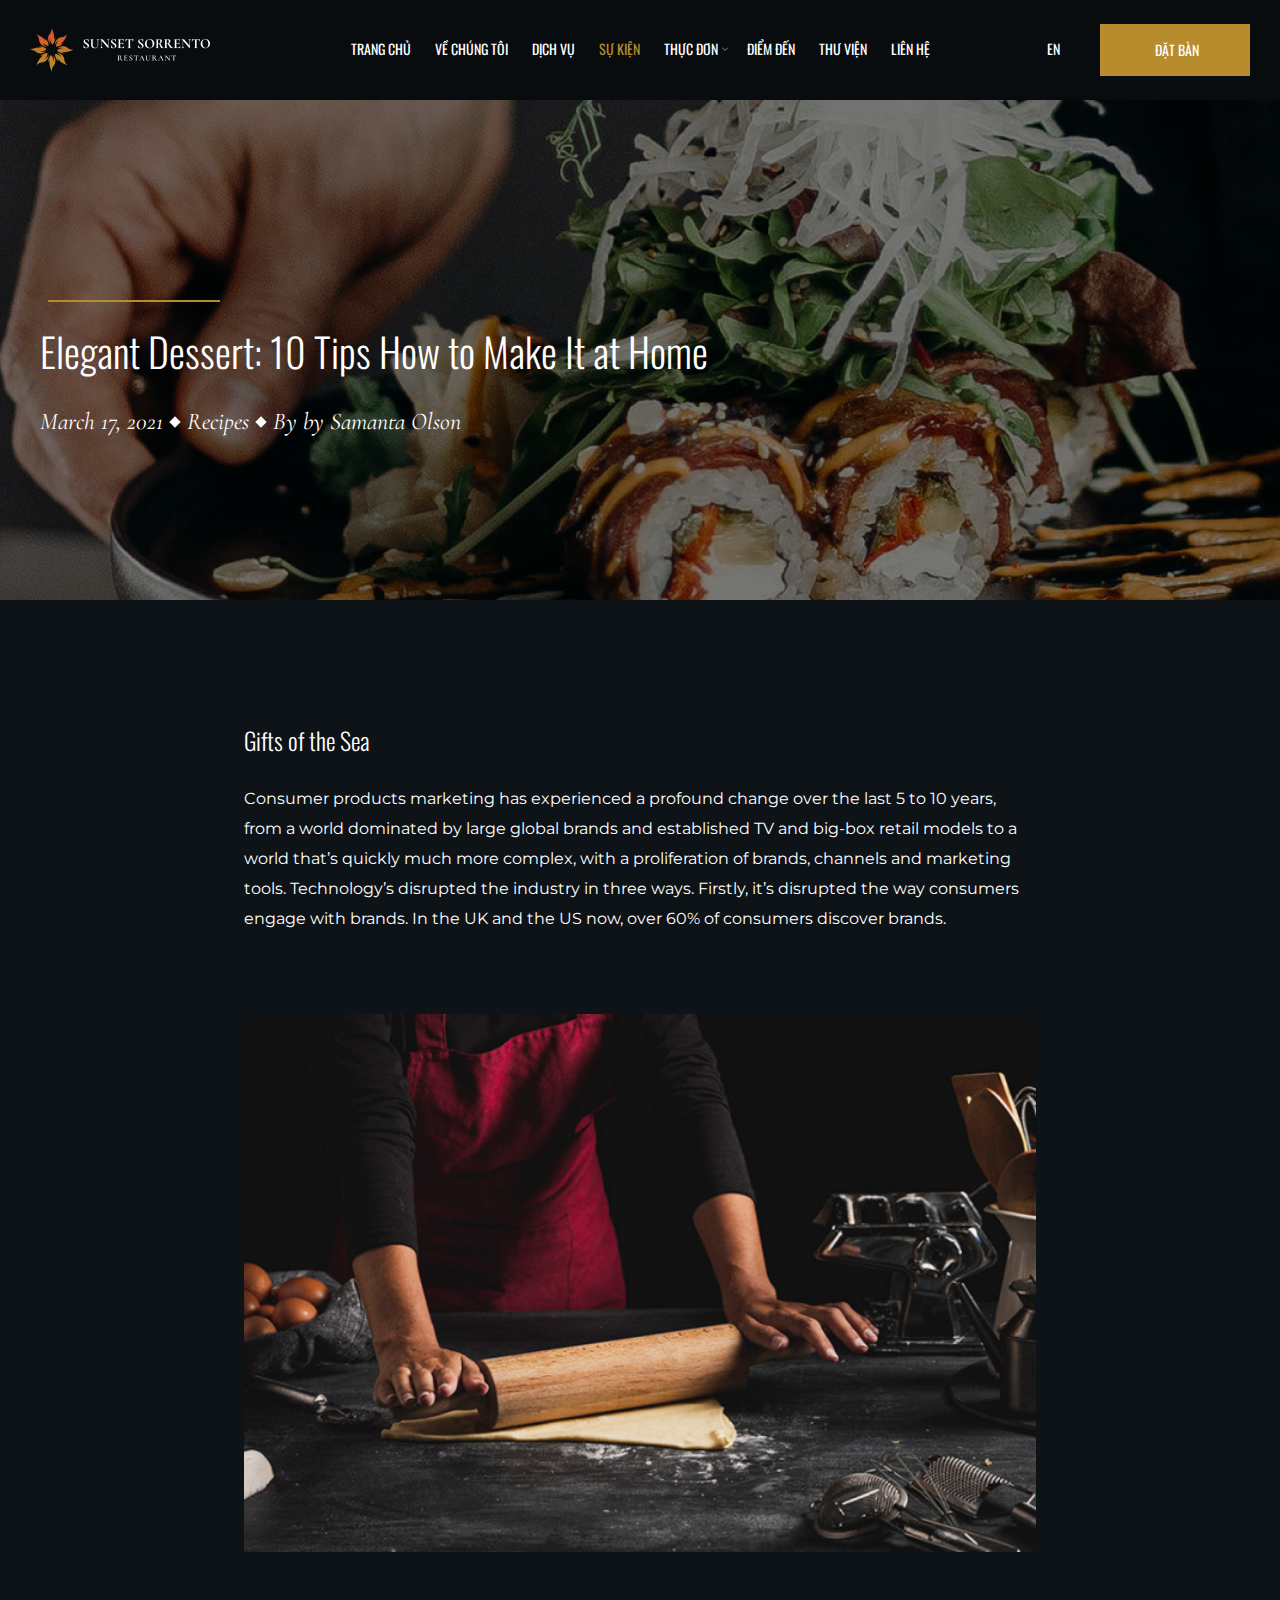
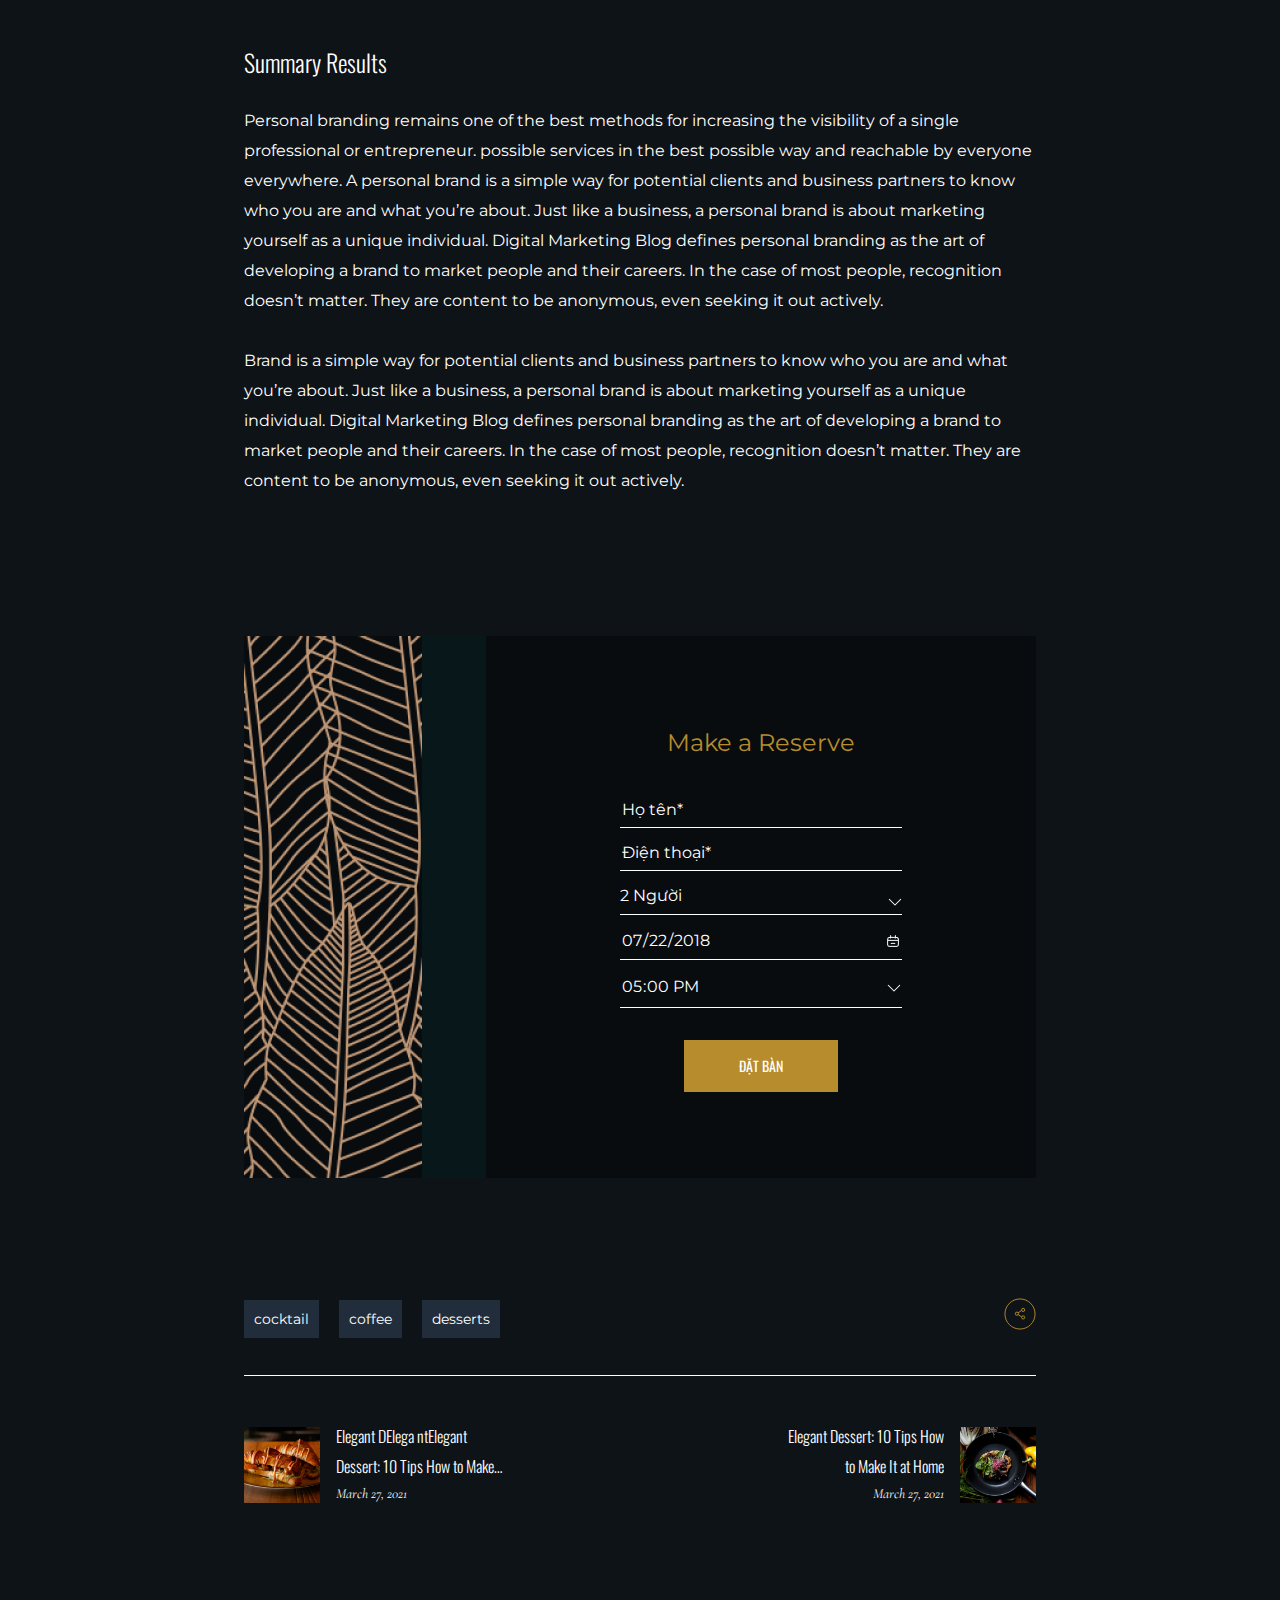
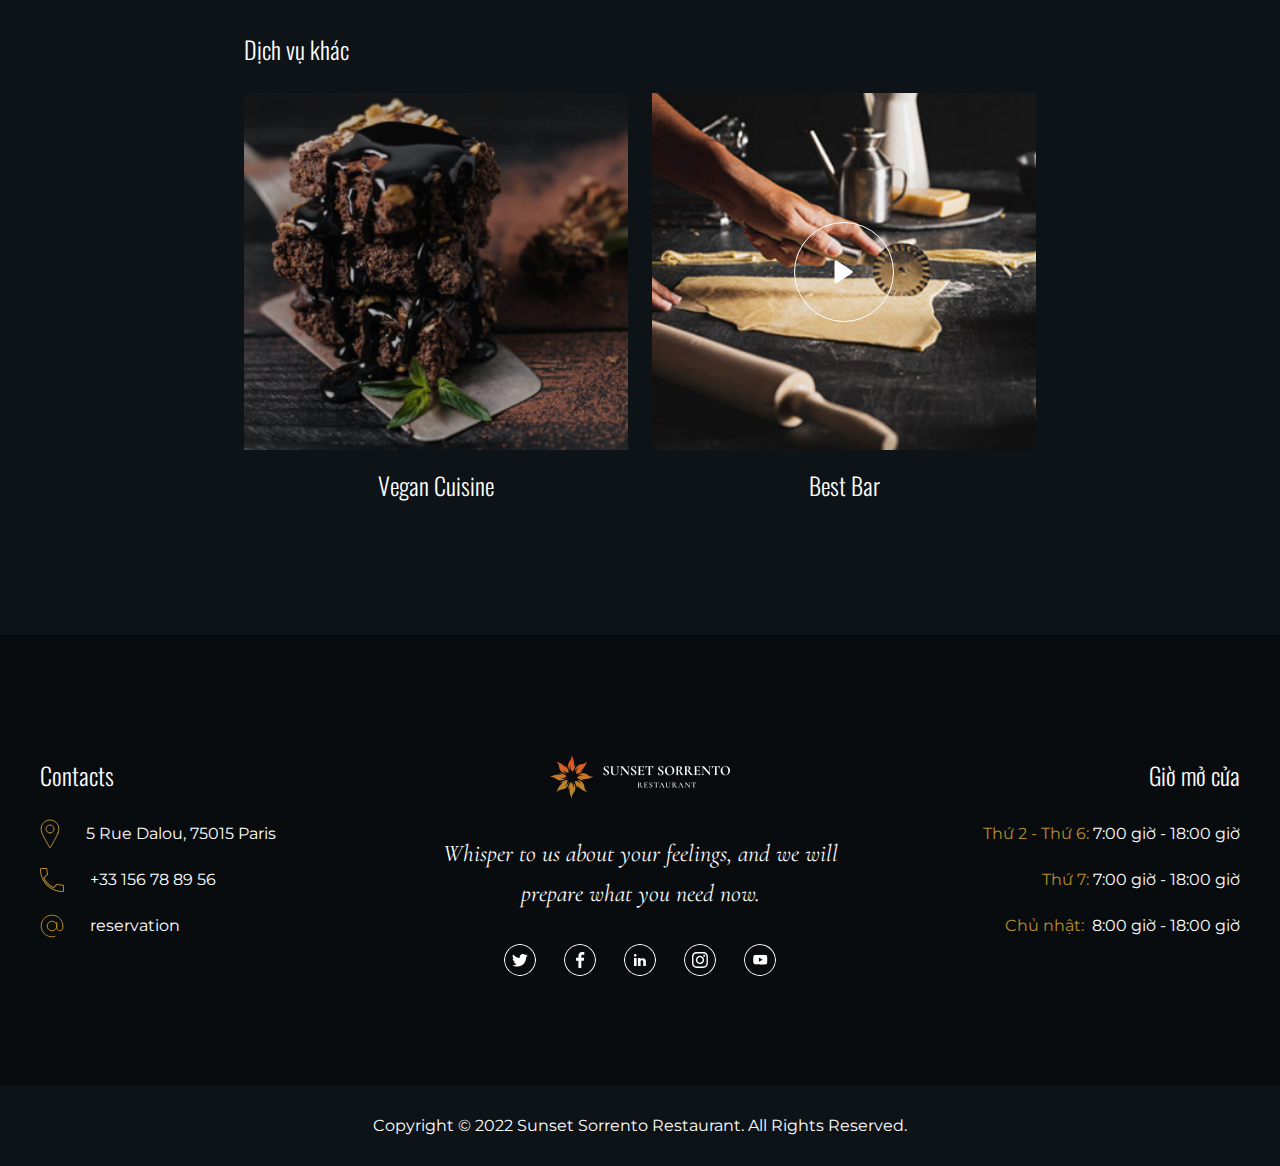
<file: event_details.html>
<!DOCTYPE html>
<html lang="en">

<head>
    <meta charset="UTF-8">
    <meta http-equiv="X-UA-Compatible" content="IE=edge">
    <meta name="viewport" content="width=device-width, initial-scale=1.0">
    <title>Events Sunset Sorrento</title>
    <link rel="icon" type="favicon" href="hoalogo.ico">
    <meta name="title" content="">
    <meta name="description" content="">
    <meta name="keywords" content="">
    <!-- loading -->
    <style>
        .loading {
            position: fixed;
            width: 100%;
            height: 100vh;
            background-color: #000;
            z-index: 9999;
            overflow: visible;
            opacity: 1;
            pointer-events: all;
        }
        
        .loading.active {
            overflow: hidden;
            opacity: 0;
            pointer-events: none;
        }
    </style>
    <!-- meta tag facebook -->
    <meta property="og:locale" content="vi" />
    <meta property="og:type" content="article" />
    <meta property="og:title" content="" />
    <meta property="og:description" content="" />
    <meta property="og:url" content="" />
    <meta property="og:site_name" content="" />
    <meta property="og:image" content="" />
    <!-- meta tag twitter -->
    <meta property="og:type" content="" />
    <meta property="og:title" content="" />
    <meta property="og:description" content="" />
    <meta property="og:url" content="" />
    <meta property="og:image" content="" />
    <!-- nhúng css-->
    <link rel="stylesheet" href="./dest/style.min.css">
    <link rel="stylesheet" href="dest/font.css">
</head>


<body class="event_detailpage">
    <div class="loading"></div>
    <header class="header">
        <div class="container-fluid">
            <div class="iconmenu">
                <span></span>
            </div>
            <a href="index.html" class="logo">
                <img srcset="img/logo.png 2x" alt="">
            </a>
            <ul class="menu">
                <li><a href="index.html">TRANG CHỦ</a></li>
                <li><a href="about.html">VỀ CHÚNG TÔI</a></li>
                <li><a href="services.html">DỊCH VỤ</a></li>
                <li><a class="active" href="blog.html">SỰ KIỆN</a></li>
                <li class="submenu">
                    <a href="#" class="nav"><span>THỰC ĐƠN</span>
                        <img class="down" srcset="img/down.svg 2x" alt="">
                    </a>
                    <ul class="menudown">
                        <li><a href="mona.html">Món Á</a></li>
                        <li><a href="monau.html">Món Âu</a></li>
                        <li><a href="monau.html">Tráng Miệng</a></li>
                    </ul>
                </li>
                <li><a href="place.html">ĐIỂM ĐẾN</a></li>
                <li><a href="library.html">THƯ VIỆN</a></li>
                <li><a href="contact.html">LIÊN HỆ</a></li>
                <div class="button">
                    <a href="contact.html" class="order">ĐẶT BÀN</a>
                </div>
            </ul>
            <div class="header__left">
                <div class="header__left-lang">
                    <span>EN</span>
                    <ul class="down">
                        <li class="item"><a href="" target="_blank">VN</a></li>
                        <li class="item"><a href="" target="_blank">USA</a></li>
                        <li class="item"><a href="" target="_blank">CN</a></li>
                    </ul>
                </div>
                <div class="button">
                    <a href="#" class="order">ĐẶT BÀN</a>
                </div>
            </div>
        </div>
    </header>
    <div class="top">
        <svg width="50" height="50" viewBox="0 0 50 50" fill="none" xmlns="http://www.w3.org/2000/svg">
        <path d="M25 1C38.2597 1 49 11.7403 49 25C49 38.2597 38.2597 49 25 49C11.7403 49 1 38.2597 1 25C1 11.7403 11.7403 1 25 1Z" stroke="#B68C2D"/>
        <path d="M25 16L25.3556 15.6485L25 15.2887L24.6444 15.6485L25 16ZM24.5 34.213V34.713L25.5 34.713V34.213L24.5 34.213ZM34.3556 24.755L25.3556 15.6485L24.6444 16.3515L33.6444 25.458L34.3556 24.755ZM24.6444 15.6485L15.6444 24.755L16.3556 25.458L25.3556 16.3515L24.6444 15.6485ZM24.5 16V34.213L25.5 34.213V16L24.5 16Z" fill="#B68C2D"/>
    </svg>
    </div>
    <div class="main">
        <section class="hero --eventhero">
            <div class="hero__banner">
                <img class="hero__banner-img" src="img/event.jpg" alt="">
            </div>
            <div class="container">
                <a href="#" class="hero__textbox --line">
                    <h3 class="h3-oswald">Elegant Dessert: 10 Tips How to Make It at Home</h3>
                    <h4 class="h4-cormorant">
                        <p>March 17, 2021</p>
                        <span>Recipes</span>
                        <p>By by Samanta Olson</p>
                    </h4>
                </a>
            </div>
        </section>
        <div class="container">
            <div class="wrap --abouthero">
                <div class="wrap__section --eventdetails">
                    <div class="pgrap pd">
                        <h3 class="h4-oswald">Gifts of the Sea</h3>
                        <div class="description">
                            <p>Consumer products marketing has experienced a profound change over the last 5 to 10 years, from a world dominated by large global brands and established TV and big-box retail models to a world that’s quickly much more complex,
                                with a proliferation of brands, channels and marketing tools. Technology’s disrupted the industry in three ways. Firstly, it’s disrupted the way consumers engage with brands. In the UK and the US now, over 60% of consumers
                                discover brands.
                            </p>
                        </div>
                        <div class="img">
                            <img class="item" src="img/best1.jpg" alt="">
                        </div>
                        <h3 class="h4-oswald --left">Summary Results</h3>

                        <div class="description">
                            <p>Personal branding remains one of the best methods for increasing the visibility of a single professional or entrepreneur. possible services in the best possible way and reachable by everyone everywhere. A personal brand is
                                a simple way for potential clients and business partners to know who you are and what you’re about. Just like a business, a personal brand is about marketing yourself as a unique individual. Digital Marketing Blog defines
                                personal branding as the art of developing a brand to market people and their careers. In the case of most people, recognition doesn’t matter. They are content to be anonymous, even seeking it out actively.
                            </p>
                            <p>Brand is a simple way for potential clients and business partners to know who you are and what you’re about. Just like a business, a personal brand is about marketing yourself as a unique individual. Digital Marketing Blog
                                defines personal branding as the art of developing a brand to market people and their careers. In the case of most people, recognition doesn’t matter. They are content to be anonymous, even seeking it out actively.</p>
                        </div>
                    </div>
                    <div class="scsign --signevent">
                        <div class="scsign__left">
                            <div class="bgr">
                                <img src="img/bg-make.png" alt="">
                                <span></span>
                            </div>
                            <form class="form">
                                <h4 class="form-title">Make a Reserve</h4>
                                <div class="listinput">
                                    <div class="listinput__item">
                                        <input type="text" placeholder="Họ tên*">
                                    </div>
                                    <div class="listinput__item">
                                        <input type="tel" placeholder="Điện thoại*">
                                    </div>
                                    <div class="listinput__item ">
                                        <select id="people" name="cars">
                                              <option value="volvo">2 Người</option>
                                              <option value="saab">3 Người</option>
                                              <option value="mercedes">4 Người</option>
                                            </select>
                                    </div>
                                    <div class="listinput__item">
                                        <input type="date" id="start" name="trip-start" value="2018-07-22" min="2018-01-01">
                                    </div>
                                    <div class="listinput__item">
                                        <input type="time" name="time" value="17:00">
                                    </div>
                                </div>
                                <div class="button">
                                    <a href="#" class="order">ĐẶT BÀN</a>
                                </div>
                            </form>
                        </div>
                    </div>
                    <div class="blogsnews pd">
                        <div class="tabs">
                            <div class="tabs-l">
                                <h5 class="text-b2">cocktail</h5>
                                <h5 class="text-b2">coffee</h5>
                                <h5 class="text-b2">desserts</h5>
                            </div>
                            <a href="#" class="btnshare">
                                <img srcset="img/share.svg 2x" alt="">
                            </a>
                        </div>
                        <div class="boxs --blog">
                            <div class="boxs__item">
                                <a class="boxs__item-img">
                                    <img src="img/event1.avif" alt="">
                                </a>
                                <div class="boxs__item-content">
                                    <a href="#" class="h4-oswald">Elegant DElega ntElegant Dessert: 10 Tips How to Make It at HomeDessert: 10 Tips How to Make It at Homeessert: 10 Tips How to Make It at Home</a>
                                    <h4 class="h4-cormorant">March 27, 2021</h4>
                                </div>
                            </div>
                            <div class="boxs__item">
                                <a class="boxs__item-img">
                                    <img src="img/event3.avif" alt="">
                                </a>
                                <div class="boxs__item-content">
                                    <a href="#" class="h4-oswald">Elegant Dessert: 10 Tips How to Make It at Home</a>
                                    <h4 class="h4-cormorant">March 27, 2021</h4>
                                </div>
                            </div>
                        </div>
                    </div>
                    <div class="posts --eventpost pd">
                        <h3 class="h4-oswald">Dịch vụ khác</h3>
                        <div class="boxs --finalevent">
                            <div class="boxs__item active">
                                <a class="boxs__item-img">
                                    <img src="img/event1.jpg" alt="">
                                </a>
                                <div class="boxs__item-content">
                                    <a href="#" class="h4-oswald">Vegan Cuisine</a>
                                </div>
                            </div>
                            <div class="boxs__item active">
                                <div class="boxs__item-img">
                                    <img class="img-video" data-id="v86bwAYDcHI" src="img/vd.jpg" alt="">
                                    <img class="img-play" src="img/play.svg" alt="">
                                </div>
                                <div class="boxs__item-content">
                                    <a href="#" class="h4-oswald">Best Bar</a>
                                </div>
                            </div>
                        </div>
                    </div>
                </div>
            </div>
        </div>
    </div>
    <footer class="footer pd">
        <div class="container">
            <div class="footer__contact">
                <h4 class="footer__contact-title h4-oswald">Contacts</h4>
                <div class="footer__contact-item">
                    <img src="img/icon-location.svg" alt="">
                    <p class="footer-content"> 5 Rue Dalou, 75015 Paris</p>
                </div>
                <div class="footer__contact-item">
                    <img srcset="img/phone.png 2x" alt="">
                    <p class="footer-content">+33 156 78 89 56</p>
                </div>
                <div class="footer__contact-item">
                    <img src="img/mail.svg" alt="">
                    <p class="footer-content">reservation</p>
                </div>
            </div>
            <div class="footer__sayings">
                <a href="#" class="logo">
                    <img srcset="img/logo.png 2x" alt="">
                </a>
                <h4 class="h4-cormorant">Whisper to us about your feelings, and we will prepare what you need now.</h4>
                <div class="listsocial">
                    <a class="listsocial__item twt" href="" target="_blank">
                        <svg width="32" height="32" viewBox="0 0 32 32" fill="none" xmlns="http://www.w3.org/2000/svg">
                            <g clip-path="url(#clip0_110_1509)">
                            <path d="M16.0008 -0.0341797C7.1588 -0.0341797 -0.0332031 7.15782 -0.0332031 15.9998C-0.0332031 24.8418 7.1588 32.0338 16.0008 32.0338C24.8428 32.0338 32.0348 24.8418 32.0348 15.9998C32.0348 7.15782 24.8428 -0.0341797 16.0008 -0.0341797ZM16.0008 30.9658C7.7488 30.9658 1.0348 24.2518 1.0348 15.9998C1.0348 7.74782 7.7488 1.03382 16.0008 1.03382C24.2528 1.03382 30.9668 7.74782 30.9668 15.9998C30.9668 24.2518 24.2528 30.9658 16.0008 30.9658Z" fill="white"/>
                            <g clip-path="url(#clip1_110_1509)">
                            <path d="M22.1064 13.1975C22.1168 13.3375 22.1168 13.4767 22.1168 13.6159C22.1168 17.8759 18.8744 22.7847 12.9488 22.7847C11.1232 22.7847 9.4272 22.2559 8 21.3375C8.2592 21.3671 8.5088 21.3775 8.7784 21.3775C10.2288 21.381 11.6381 20.896 12.7792 20.0007C12.1067 19.9886 11.4549 19.7667 10.9146 19.3661C10.3743 18.9655 9.97263 18.4063 9.7656 17.7663C9.9648 17.7959 10.1648 17.8159 10.3744 17.8159C10.6632 17.8159 10.9536 17.7759 11.2232 17.7063C10.4934 17.559 9.83718 17.1634 9.36609 16.5869C8.89501 16.0104 8.63815 15.2885 8.6392 14.5439V14.5039C9.0688 14.7431 9.5672 14.8927 10.0952 14.9127C9.65287 14.6188 9.29018 14.22 9.03947 13.7518C8.78877 13.2836 8.65785 12.7606 8.6584 12.2295C8.6584 11.6311 8.8176 11.0823 9.0968 10.6039C9.90651 11.6 10.9164 12.4148 12.0611 12.9957C13.2057 13.5765 14.4596 13.9105 15.7416 13.9759C15.692 13.7359 15.6616 13.4871 15.6616 13.2375C15.6614 12.8143 15.7446 12.3952 15.9065 12.0041C16.0683 11.6131 16.3057 11.2578 16.6049 10.9585C16.9042 10.6592 17.2595 10.4219 17.6506 10.26C18.0416 10.0981 18.4608 10.0149 18.884 10.0151C19.812 10.0151 20.6496 10.4039 21.2384 11.0327C21.9598 10.8932 22.6516 10.6299 23.2832 10.2543C23.0427 10.999 22.539 11.6304 21.8664 12.0303C22.5062 11.9574 23.1315 11.7891 23.7216 11.5311C23.2809 12.1736 22.7348 12.737 22.1064 13.1975Z" fill="white"/>
                            </g>
                            </g>
                            <defs>
                            <clipPath id="clip0_110_1509">
                            <rect width="32" height="32" fill="white"/>
                            </clipPath>
                            <clipPath id="clip1_110_1509">
                            <rect width="16" height="12.8" fill="white" transform="translate(8 10)"/>
                            </clipPath>
                            </defs>
                            </svg>
                    </a>
                    <a class="listsocial__item fb" href="" target="_blank">
                        <svg width="32" height="32" viewBox="0 0 32 32" fill="none" xmlns="http://www.w3.org/2000/svg">
                            <path d="M16 0C7.17675 0 0 7.17675 0 16C0 24.8233 7.17675 32 16 32C24.8233 32 32 24.8233 32 16C32 7.17675 24.8233 0 16 0ZM16 30.9343C7.7655 30.9343 1.06574 24.2345 1.06574 16C1.06574 7.7655 7.7655 1.06574 16 1.06574C24.2345 1.06574 30.9343 7.7655 30.9343 16C30.9343 24.2345 24.2345 30.9343 16 30.9343Z" fill="white"/>
                            <path d="M14.4294 23.949H17.3532V16.6645H19.798L20.1672 13.8305H17.3532V12.0143C17.3532 11.1961 17.5827 10.6373 18.7602 10.6373H20.267V8.09268C20.0075 8.06274 19.1194 7.98291 18.0816 7.98291C15.9063 7.98291 14.4294 9.31009 14.4294 11.7349V13.8305H11.9746V16.6645H14.4294V23.949Z" fill="white"/>
                        </svg>
                    </a>
                    <a class="listsocial__item inl" href="" target="_blank">
                        <svg width="32" height="32" viewBox="0 0 32 32" fill="none" xmlns="http://www.w3.org/2000/svg">
                            <g clip-path="url(#clip0_110_1519)">
                            <path d="M16.0008 -0.0341797C7.1588 -0.0341797 -0.0332031 7.15782 -0.0332031 15.9998C-0.0332031 24.8418 7.1588 32.0338 16.0008 32.0338C24.8428 32.0338 32.0348 24.8418 32.0348 15.9998C32.0348 7.15782 24.8428 -0.0341797 16.0008 -0.0341797ZM16.0008 30.9658C7.7488 30.9658 1.0348 24.2518 1.0348 15.9998C1.0348 7.74782 7.7488 1.03382 16.0008 1.03382C24.2528 1.03382 30.9668 7.74782 30.9668 15.9998C30.9668 24.2518 24.2528 30.9658 16.0008 30.9658Z" fill="white"/>
                            <g clip-path="url(#clip1_110_1519)">
                            <path d="M16.6003 22H13.9336V14H16.6003V15.3333C16.881 14.9762 17.2373 14.6856 17.6436 14.4824C18.0499 14.2792 18.4961 14.1684 18.9503 14.158C19.7445 14.1624 20.5046 14.4816 21.0639 15.0456C21.6231 15.6096 21.9359 16.3724 21.9336 17.1667V22H19.2669V17.5C19.2153 17.1397 19.0354 16.8102 18.7601 16.572C18.4849 16.3339 18.1329 16.2032 17.7689 16.204C17.606 16.2091 17.4458 16.2471 17.298 16.3157C17.1502 16.3843 17.0177 16.482 16.9085 16.6031C16.7994 16.7241 16.7158 16.8659 16.6629 17.0201C16.6099 17.1742 16.5886 17.3374 16.6003 17.5V22ZM12.6003 22H9.93359V14H12.6003V22ZM11.2669 12.6667C10.9133 12.6667 10.5742 12.5262 10.3241 12.2761C10.0741 12.0261 9.93359 11.687 9.93359 11.3333C9.93359 10.9797 10.0741 10.6406 10.3241 10.3905C10.5742 10.1405 10.9133 10 11.2669 10C11.6205 10 11.9597 10.1405 12.2097 10.3905C12.4598 10.6406 12.6003 10.9797 12.6003 11.3333C12.6003 11.687 12.4598 12.0261 12.2097 12.2761C11.9597 12.5262 11.6205 12.6667 11.2669 12.6667Z" fill="white"/>
                            </g>
                            </g>
                            <defs>
                            <clipPath id="clip0_110_1519">
                            <rect width="32" height="32" fill="white"/>
                            </clipPath>
                            <clipPath id="clip1_110_1519">
                            <rect width="12" height="12" fill="white" transform="translate(9.93359 10)"/>
                            </clipPath>
                            </defs>
                        </svg>
                    </a>
                    <a class="listsocial__item ins" href="" target="_blank">
                        <svg width="32" height="32" viewBox="0 0 32 32" fill="none" xmlns="http://www.w3.org/2000/svg">
                            <path d="M16 0C7.17675 0 0 7.17675 0 16C0 24.8233 7.17675 32 16 32C24.8233 32 32 24.8233 32 16C32 7.17675 24.8233 0 16 0ZM16 30.9343C7.7655 30.9343 1.06574 24.2345 1.06574 16C1.06574 7.7655 7.7655 1.06574 16 1.06574C24.2345 1.06574 30.9343 7.7655 30.9343 16C30.9343 24.2345 24.2345 30.9343 16 30.9343Z" fill="white"/>
                            <g clip-path="url(#clip0_110_1525)">
                            <path d="M15.9661 11.8748C15.1569 11.8748 14.3659 12.1148 13.6931 12.5643C13.0203 13.0139 12.4959 13.6529 12.1862 14.4004C11.8766 15.148 11.7956 15.9707 11.9534 16.7643C12.1113 17.5579 12.5009 18.2869 13.0731 18.8591C13.6453 19.4313 14.3743 19.8209 15.1679 19.9788C15.9616 20.1367 16.7842 20.0556 17.5318 19.746C18.2794 19.4363 18.9184 18.9119 19.3679 18.2391C19.8175 17.5663 20.0574 16.7753 20.0574 15.9661C20.0587 15.4285 19.9538 14.8959 19.7487 14.3989C19.5435 13.9019 19.2422 13.4504 18.862 13.0702C18.4819 12.69 18.0303 12.3887 17.5333 12.1836C17.0364 11.9784 16.5038 11.8735 15.9661 11.8748ZM15.9661 18.6305C15.4392 18.6305 14.924 18.4742 14.4859 18.1814C14.0477 17.8887 13.7062 17.4726 13.5046 16.9857C13.3029 16.4989 13.2502 15.9632 13.353 15.4463C13.4558 14.9295 13.7095 14.4548 14.0821 14.0821C14.4548 13.7095 14.9295 13.4558 15.4463 13.353C15.9632 13.2502 16.4989 13.3029 16.9857 13.5046C17.4726 13.7062 17.8887 14.0477 18.1814 14.4859C18.4742 14.924 18.6305 15.4392 18.6305 15.9661C18.6305 16.6727 18.3497 17.3504 17.8501 17.8501C17.3504 18.3497 16.6727 18.6305 15.9661 18.6305ZM21.185 11.7052C21.185 11.9025 21.1265 12.0955 21.0169 12.2596C20.9072 12.4237 20.7514 12.5516 20.569 12.6271C20.3867 12.7026 20.186 12.7224 19.9925 12.6839C19.7989 12.6454 19.6211 12.5503 19.4815 12.4108C19.342 12.2712 19.2469 12.0934 19.2084 11.8998C19.1699 11.7063 19.1897 11.5056 19.2652 11.3233C19.3408 11.141 19.4687 10.9851 19.6328 10.8755C19.7969 10.7658 19.9898 10.7073 20.1871 10.7073C20.4518 10.7073 20.7056 10.8124 20.8928 10.9996C21.0799 11.1867 21.185 11.4405 21.185 11.7052ZM23.8893 12.703C23.9183 11.4625 23.4556 10.2608 22.602 9.36015C21.7061 8.49568 20.5039 8.02195 19.2591 8.04295C17.9619 7.98308 13.9704 7.98308 12.6731 8.04295C11.433 8.0161 10.2321 8.47853 9.33022 9.33022C8.47666 10.2309 8.01393 11.4326 8.04295 12.6731C7.98308 13.9704 7.98308 17.9619 8.04295 19.2591C8.01393 20.4997 8.47666 21.7013 9.33022 22.602C10.2321 23.4537 11.433 23.9161 12.6731 23.8893C13.9903 23.9691 17.9419 23.9691 19.2591 23.8893C20.4997 23.9183 21.7013 23.4556 22.602 22.602C23.4556 21.7013 23.9183 20.4997 23.8893 19.2591C23.9492 17.9619 23.9492 13.9704 23.8893 12.6731V12.703ZM22.1929 20.6861C22.0574 21.0293 21.8529 21.341 21.5919 21.6019C21.331 21.8628 21.0193 22.0674 20.6761 22.2029C19.127 22.5161 17.5433 22.6234 15.9661 22.5222C14.3922 22.6236 12.8118 22.5162 11.2661 22.2029C10.9229 22.0674 10.6112 21.8628 10.3503 21.6019C10.0893 21.341 9.88481 21.0293 9.74933 20.6861C9.33022 19.6283 9.42003 17.1336 9.42003 15.9761C9.42003 14.8186 9.33022 12.3139 9.74933 11.2661C9.88099 10.9195 10.0841 10.6045 10.3454 10.3414C10.6067 10.0784 10.9204 9.87328 11.2661 9.73935C12.8118 9.42599 14.3922 9.31862 15.9661 9.42003C17.5433 9.31879 19.127 9.42615 20.6761 9.73935C21.0193 9.87483 21.331 10.0794 21.5919 10.3403C21.8529 10.6012 22.0574 10.9129 22.1929 11.2561C22.612 12.3139 22.5122 14.8086 22.5122 15.9661C22.5122 17.1237 22.612 19.6283 22.1929 20.6761V20.6861Z" fill="white"/>
                            </g>
                            <defs>
                            <clipPath id="clip0_110_1525">
                            <rect width="15.9661" height="15.9661" fill="white" transform="translate(7.98242 7.98291)"/>
                            </clipPath>
                            </defs>
                        </svg>
                    </a>
                    <a class="listsocial__item ytb" href="" target="_blank">
                        <svg width="32" height="32" viewBox="0 0 32 32" fill="none" xmlns="http://www.w3.org/2000/svg">
                            <path d="M16 0C7.17675 0 0 7.17675 0 16C0 24.8233 7.17675 32 16 32C24.8233 32 32 24.8233 32 16C32 7.17675 24.8233 0 16 0ZM16 31C7.7655 31 1 24.2345 1 16C1 7.7655 7.7655 1 16 1C24.2345 1 31 7.7655 31 16C31 24.2345 24.2345 31 16 31Z" fill="white"/>
                            <g clip-path="url(#clip0_110_1529)">
                            <path d="M23.1771 12.2331C23.0961 11.9326 22.9378 11.6585 22.718 11.4382C22.4982 11.2179 22.2245 11.0589 21.9242 10.9773C20.8106 10.6715 16.3554 10.6665 16.3554 10.6665C16.3554 10.6665 11.901 10.6615 10.7867 10.9538C10.4866 11.0392 10.2134 11.2004 9.99353 11.4218C9.77362 11.6432 9.61431 11.9174 9.53091 12.2182C9.23722 13.3318 9.23438 15.6414 9.23438 15.6414C9.23438 15.6414 9.23153 17.9625 9.52309 19.0647C9.68664 19.6742 10.1666 20.1556 10.7768 20.3198C11.9018 20.6256 16.3448 20.6306 16.3448 20.6306C16.3448 20.6306 20.7999 20.6356 21.9135 20.344C22.2139 20.2625 22.4879 20.1039 22.7083 19.8841C22.9286 19.6642 23.0878 19.3906 23.17 19.0903C23.4644 17.9774 23.4666 15.6685 23.4666 15.6685C23.4666 15.6685 23.4808 13.3467 23.1771 12.2331V12.2331ZM14.9304 17.7812L14.9339 13.5145L18.6367 15.6514L14.9304 17.7812V17.7812Z" fill="white"/>
                            </g>
                            <defs>
                            <clipPath id="clip0_110_1529">
                            <rect width="14.9334" height="10.6667" fill="white" transform="translate(8.5332 10.6665)"/>
                            </clipPath>
                            </defs>
                        </svg>
                    </a>
                </div>
            </div>
            <div class="footer__time">
                <h4 class="footer__time-title h4-oswald">Giờ mở cửa</h4>
                <div class="footer__time-detail">
                    <p><span class="--cl">Thứ 2 &#8209; Thứ 6:&nbsp;</span>7:00 giờ &#8209; 18:00 giờ</p>
                    <p><span class="--cl">Thứ 7:&nbsp;</span>7:00 giờ &#8209; 18:00 giờ</p>
                    <p><span class="--cl">Chủ nhật: &nbsp;</span>8:00 giờ &#8209; 18:00 giờ</p>
                </div>

            </div>
        </div>
        <div class="end">Copyright © 2022 Sunset Sorrento Restaurant. All Rights Reserved.</div>
    </footer>
    <div class="popupvideo">
        <div class="popupvideo__item">
            <div class="popupvideo__item-iframe">
                <iframe width="100%" height="100%" src="" title="YouTube video player" frameborder="0" allow="accelerometer; autoplay; clipboard-write; encrypted-media; gyroscope; picture-in-picture; web-share" allowfullscreen></iframe>
                <div class="btnclose">
                    <img src="img/close.png" alt="">
                </div>
            </div>
        </div>
    </div>
    <script src="dest/jsmain.min.js"></script>
    <script src="dest/main.js"></script>

</body>


</html>
</file>
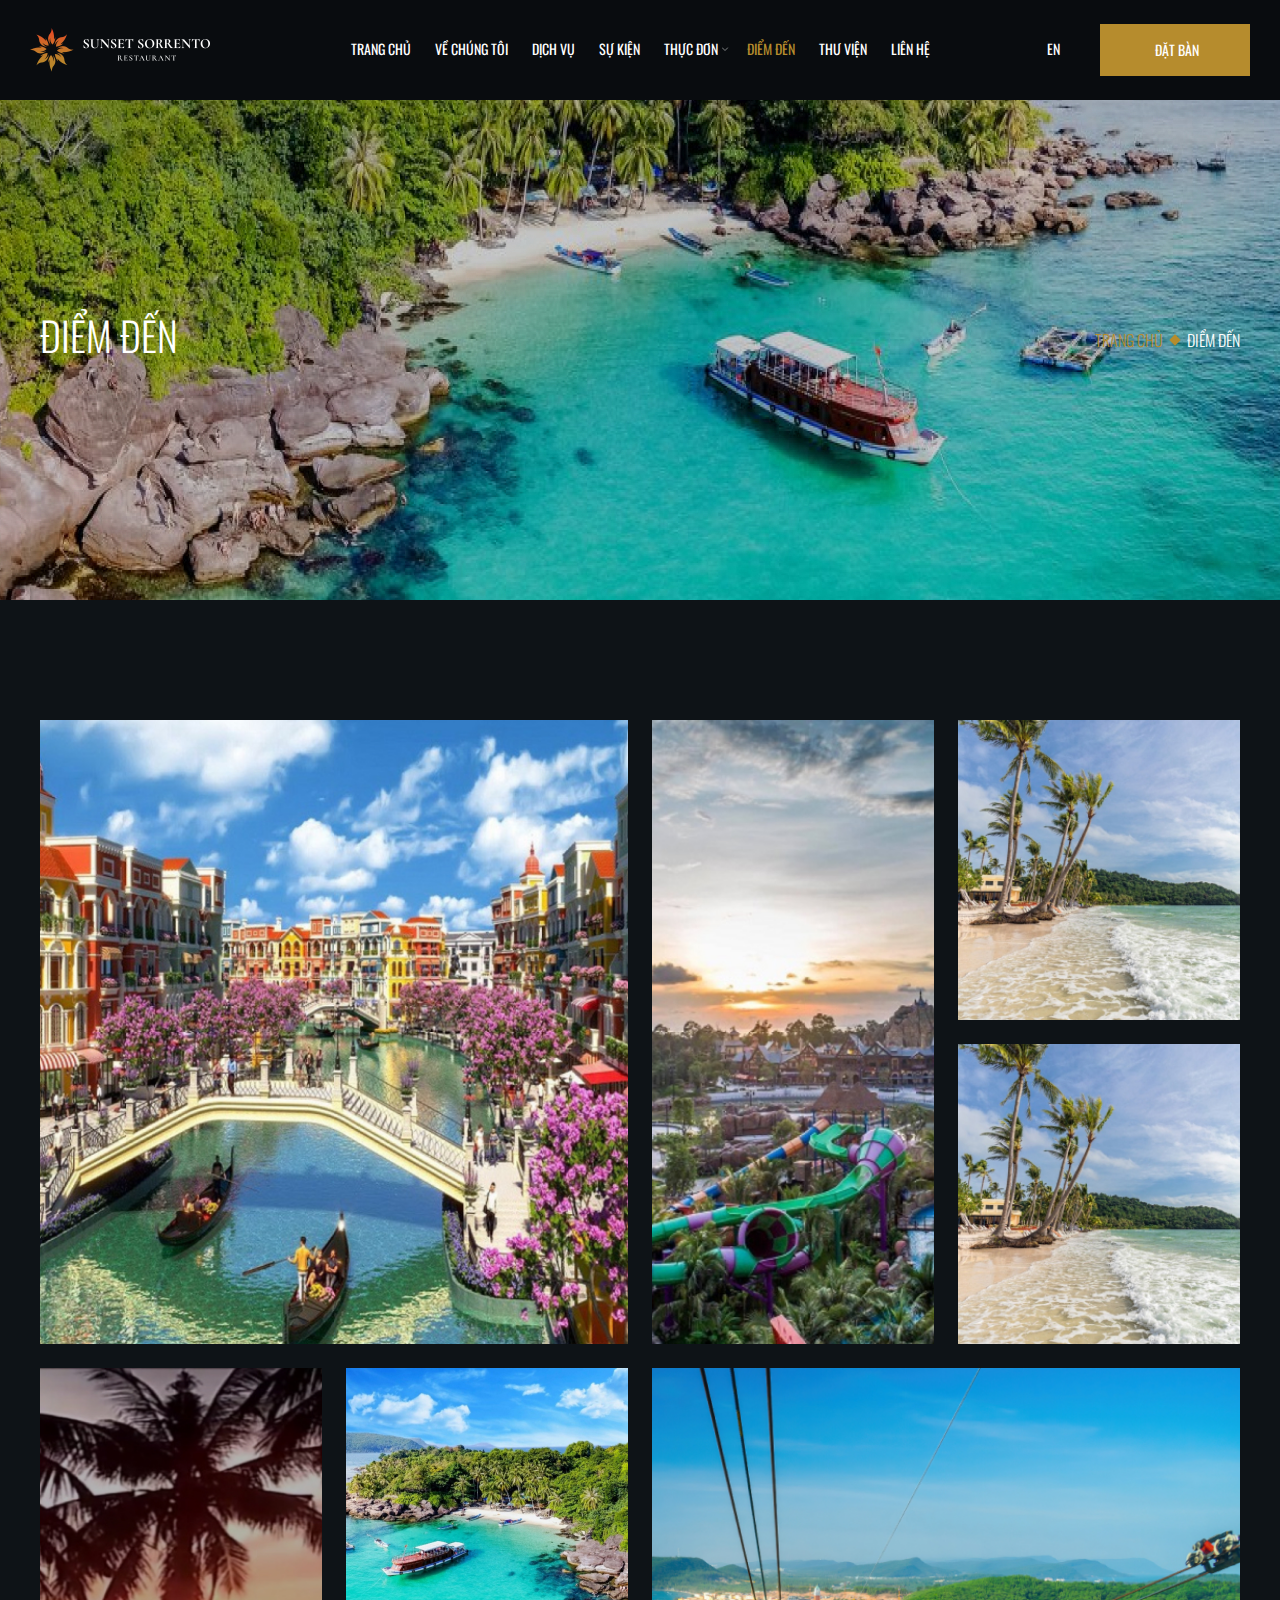
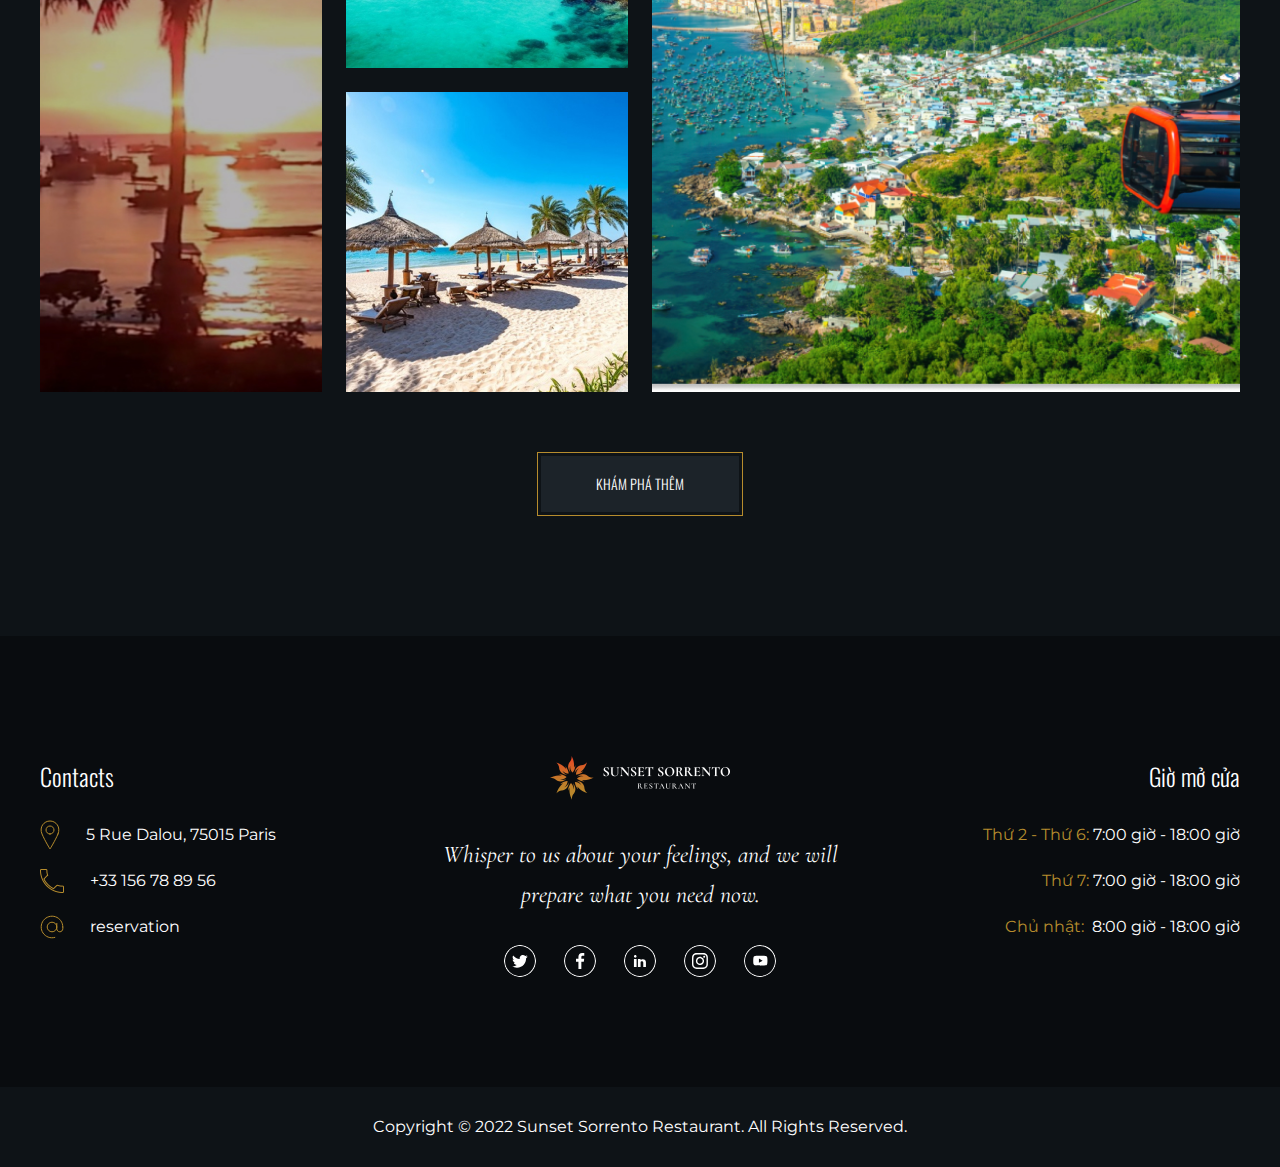
<file: place.html>
<!DOCTYPE html>
<html lang="en">

<head>
    <meta charset="UTF-8">
    <meta http-equiv="X-UA-Compatible" content="IE=edge">
    <meta name="viewport" content="width=device-width, initial-scale=1.0">
    <title>Destination Sunset Sorrento</title>
    <link rel="icon" type="favicon" href="hoalogo.ico">
    <meta name="title" content="">
    <meta name="description" content="">
    <meta name="keywords" content="">
    <!-- loading -->
    <style>
        .loading {
            position: fixed;
            width: 100%;
            height: 100vh;
            background-color: #000;
            z-index: 9999;
            overflow: visible;
            opacity: 1;
            pointer-events: all;
        }
        
        .loading.active {
            overflow: hidden;
            opacity: 0;
            pointer-events: none;
        }
    </style>
    <!-- meta tag facebook -->
    <meta property="og:locale" content="vi" />
    <meta property="og:type" content="article" />
    <meta property="og:title" content="" />
    <meta property="og:description" content="" />
    <meta property="og:url" content="" />
    <meta property="og:site_name" content="" />
    <meta property="og:image" content="" />
    <!-- meta tag twitter -->
    <meta property="og:type" content="" />
    <meta property="og:title" content="" />
    <meta property="og:description" content="" />
    <meta property="og:url" content="" />
    <meta property="og:image" content="" />
    <!-- nhúng css-->
    <link rel="stylesheet" href="./dest/style.min.css">
    <link rel="stylesheet" href="dest/font.css">
</head>

<!-- Page services -->

<body class="aboutpage">
    <div class="loading"></div>
    <header class="header">
        <div class="container-fluid">
            <div class="iconmenu">
                <span></span>
            </div>
            <a href="index.html" class="logo">
                <img srcset="img/logo.png 2x" alt="">
            </a>
            <ul class="menu">
                <li><a href="index.html">TRANG CHỦ</a></li>
                <li><a href="about.html">VỀ CHÚNG TÔI</a></li>
                <li><a href="services.html">DỊCH VỤ</a></li>
                <li><a href="blog.html">SỰ KIỆN</a></li>
                <li class="submenu">
                    <a href="#" class="nav"><span>THỰC ĐƠN</span>
                        <img class="down" srcset="img/down.svg 2x" alt="">
                    </a>
                    <ul class="menudown">
                        <li><a href="mona.html">Món Á</a></li>
                        <li><a href="monau.html">Món Âu</a></li>
                        <li><a href="monau.html">Tráng Miệng</a></li>
                    </ul>
                </li>
                <li><a class="active" href="place.html">ĐIỂM ĐẾN</a></li>
                <li><a href="library.html">THƯ VIỆN</a></li>
                <li><a href="contact.html">LIÊN HỆ</a></li>
                <div class="button">
                    <a href="contact.html" class="order">ĐẶT BÀN</a>
                </div>
            </ul>
            <div class="header__left">
                <div class="header__left-lang">
                    <span>EN</span>
                    <ul class="down">
                        <li class="item"><a href="" target="_blank">VN</a></li>
                        <li class="item"><a href="" target="_blank">USA</a></li>
                        <li class="item"><a href="" target="_blank">CN</a></li>
                    </ul>
                </div>
                <div class="button">
                    <a href="contact.html" class="order">ĐẶT BÀN</a>

                </div>
            </div>
        </div>
    </header>
    <div class="top">
        <svg width="50" height="50" viewBox="0 0 50 50" fill="none" xmlns="http://www.w3.org/2000/svg">
        <path d="M25 1C38.2597 1 49 11.7403 49 25C49 38.2597 38.2597 49 25 49C11.7403 49 1 38.2597 1 25C1 11.7403 11.7403 1 25 1Z" stroke="#B68C2D"/>
        <path d="M25 16L25.3556 15.6485L25 15.2887L24.6444 15.6485L25 16ZM24.5 34.213V34.713L25.5 34.713V34.213L24.5 34.213ZM34.3556 24.755L25.3556 15.6485L24.6444 16.3515L33.6444 25.458L34.3556 24.755ZM24.6444 15.6485L15.6444 24.755L16.3556 25.458L25.3556 16.3515L24.6444 15.6485ZM24.5 16V34.213L25.5 34.213V16L24.5 16Z" fill="#B68C2D"/>
    </svg>
    </div>
    <main class="main">
        <section class="hero --abouthero">
            <div class="hero__banner">
                <img class="hero__banner-img" src="img/place.jpg" alt="">
            </div>
            <div class="hero__textbox">
                <div class="container">
                    <a href="services.html" class="h3-oswald">ĐIỂM ĐẾN</a>
                    <div class="hero__textbox-right">
                        <a class="page" href="index.html">TRANG CHỦ</a>
                        <a class="page --svc" href="place.html">ĐIỂM ĐẾN</a>
                    </div>
                </div>
            </div>
        </section>
        <section class="listimg --listimgabout pd">
            <div class="container">
                <div class="listimg__item --grid1">
                    <a class="listimg__item-img" href="img/img1.jpg" data-fancybox="gallery " data-caption="Phu Quoc">
                        <img src="img/img1.jpg " />
                    </a>
                </div>
                <div class="listimg__item --grid2 ">
                    <a class="listimg__item-img img1" href="img/img2.jpg " data-fancybox="gallery " data-caption="Hon Thom ">
                        <img src="img/g2.jpg " />
                    </a>
                    <a class="listimg__item-img img2" href="img/img1.jpg" data-fancybox="gallery " data-caption="Ganh Dau ">
                        <img src="img/g1.jpg " />
                    </a>
                    <a class="listimg__item-img img3" href="img/img1.jpg" data-fancybox="gallery " data-caption="Quan Dao An Thoi">
                        <img src="img/g1.jpg " />
                    </a>
                </div>
                <div class="listimg__item --grid2 ">
                    <a class="listimg__item-img img1" href="img/travel3.jpg " data-fancybox="gallery " data-caption="Bai Dai">
                        <img src="img/travel3.jpg " />
                    </a>
                    <a class="listimg__item-img img2" href="img/travel4.jpg" data-fancybox="gallery " data-caption="Phu Quoc ">
                        <img src="img/travel4.jpg " />
                    </a>
                    <a class="listimg__item-img img3" href="img/travel5.jpg" data-fancybox="gallery " data-caption="Quan Dao An Thoi">
                        <img src="img/travel5.jpg " />
                    </a>
                </div>

                <div class="listimg__item --grid1 ">
                    <a class="listimg__item-img" href="img/travel2.jpg" data-fancybox="gallery " data-caption="Bai Dai">
                        <img src="img/travel2.jpg" />
                    </a>
                </div>
            </div>
            <div class="btn ">
                <a href="# " class="btn-sunset ">
                    <span class="span-btn ">khám phá thêm</span>
                </a>
            </div>
        </section>
    </main>
    <!-- FOOTER -->
    <footer class="footer pd ">
        <div class="container ">
            <div class="footer__contact ">
                <h4 class="footer__contact-title h4-oswald ">Contacts</h4>
                <div class="footer__contact-item ">
                    <img src="img/icon-location.svg " alt=" ">
                    <p class="footer-content "> 5 Rue Dalou, 75015 Paris</p>
                </div>
                <div class="footer__contact-item ">
                    <img srcset="img/phone.png 2x " alt=" ">
                    <p class="footer-content ">+33 156 78 89 56</p>
                </div>
                <div class="footer__contact-item ">
                    <img src="img/mail.svg " alt=" ">
                    <p class="footer-content ">reservation</p>
                </div>
            </div>
            <div class="footer__sayings ">
                <a href="index.html" class="logo ">
                    <img srcset="img/logo.png 2x " alt=" ">
                </a>
                <h4 class="h4-cormorant ">Whisper to us about your feelings, and we will prepare what you need now.</h4>
                <div class="listsocial ">
                    <a class="listsocial__item twt " href=" " target="_blank ">
                        <svg width="32 " height="32 " viewBox="0 0 32 32 " fill="none " xmlns="http://www.w3.org/2000/svg ">
                            <g clip-path="url(#clip0_110_1509) ">
                            <path d="M16.0008 -0.0341797C7.1588 -0.0341797 -0.0332031 7.15782 -0.0332031 15.9998C-0.0332031 24.8418 7.1588 32.0338 16.0008 32.0338C24.8428 32.0338 32.0348 24.8418 32.0348 15.9998C32.0348 7.15782 24.8428 -0.0341797 16.0008
                        -0.0341797ZM16.0008 30.9658C7.7488 30.9658 1.0348 24.2518 1.0348 15.9998C1.0348 7.74782 7.7488 1.03382 16.0008 1.03382C24.2528 1.03382 30.9668 7.74782 30.9668 15.9998C30.9668 24.2518 24.2528 30.9658 16.0008 30.9658Z " fill="white "/>
                            <g clip-path="url(#clip1_110_1509) ">
                            <path d="M22.1064 13.1975C22.1168 13.3375 22.1168 13.4767 22.1168 13.6159C22.1168 17.8759 18.8744 22.7847 12.9488 22.7847C11.1232 22.7847 9.4272 22.2559 8 21.3375C8.2592 21.3671 8.5088 21.3775 8.7784 21.3775C10.2288 21.381
                        11.6381 20.896 12.7792 20.0007C12.1067 19.9886 11.4549 19.7667 10.9146 19.3661C10.3743 18.9655 9.97263 18.4063 9.7656 17.7663C9.9648 17.7959 10.1648 17.8159 10.3744 17.8159C10.6632 17.8159 10.9536 17.7759 11.2232 17.7063C10.4934 17.559
                        9.83718 17.1634 9.36609 16.5869C8.89501 16.0104 8.63815 15.2885 8.6392 14.5439V14.5039C9.0688 14.7431 9.5672 14.8927 10.0952 14.9127C9.65287 14.6188 9.29018 14.22 9.03947 13.7518C8.78877 13.2836 8.65785 12.7606 8.6584 12.2295C8.6584
                        11.6311 8.8176 11.0823 9.0968 10.6039C9.90651 11.6 10.9164 12.4148 12.0611 12.9957C13.2057 13.5765 14.4596 13.9105 15.7416 13.9759C15.692 13.7359 15.6616 13.4871 15.6616 13.2375C15.6614 12.8143 15.7446 12.3952 15.9065 12.0041C16.0683
                        11.6131 16.3057 11.2578 16.6049 10.9585C16.9042 10.6592 17.2595 10.4219 17.6506 10.26C18.0416 10.0981 18.4608 10.0149 18.884 10.0151C19.812 10.0151 20.6496 10.4039 21.2384 11.0327C21.9598 10.8932 22.6516 10.6299 23.2832 10.2543C23.0427
                        10.999 22.539 11.6304 21.8664 12.0303C22.5062 11.9574 23.1315 11.7891 23.7216 11.5311C23.2809 12.1736 22.7348 12.737 22.1064 13.1975Z " fill="white "/>
                            </g>
                            </g>
                            <defs>
                            <clipPath id="clip0_110_1509 ">
                            <rect width="32 " height="32 " fill="white "/>
                            </clipPath>
                            <clipPath id="clip1_110_1509 ">
                            <rect width="16 " height="12.8 " fill="white " transform="translate(8 10) "/>
                            </clipPath>
                            </defs>
                            </svg>
                    </a>
                    <a class="listsocial__item fb " href=" " target="_blank ">
                        <svg width="32 " height="32 " viewBox="0 0 32 32 " fill="none " xmlns="http://www.w3.org/2000/svg ">
                            <path d="M16 0C7.17675 0 0 7.17675 0 16C0 24.8233 7.17675 32 16 32C24.8233 32 32 24.8233 32 16C32 7.17675 24.8233 0 16 0ZM16 30.9343C7.7655 30.9343 1.06574 24.2345 1.06574 16C1.06574 7.7655 7.7655 1.06574 16 1.06574C24.2345
                        1.06574 30.9343 7.7655 30.9343 16C30.9343 24.2345 24.2345 30.9343 16 30.9343Z " fill="white "/>
                            <path d="M14.4294 23.949H17.3532V16.6645H19.798L20.1672 13.8305H17.3532V12.0143C17.3532 11.1961 17.5827 10.6373 18.7602 10.6373H20.267V8.09268C20.0075 8.06274 19.1194 7.98291 18.0816 7.98291C15.9063 7.98291 14.4294 9.31009
                        14.4294 11.7349V13.8305H11.9746V16.6645H14.4294V23.949Z " fill="white "/>
                        </svg>
                    </a>
                    <a class="listsocial__item inl " href=" " target="_blank ">
                        <svg width="32 " height="32 " viewBox="0 0 32 32 " fill="none " xmlns="http://www.w3.org/2000/svg ">
                            <g clip-path="url(#clip0_110_1519) ">
                            <path d="M16.0008 -0.0341797C7.1588 -0.0341797 -0.0332031 7.15782 -0.0332031 15.9998C-0.0332031 24.8418 7.1588 32.0338 16.0008 32.0338C24.8428 32.0338 32.0348 24.8418 32.0348 15.9998C32.0348 7.15782 24.8428 -0.0341797 16.0008
                        -0.0341797ZM16.0008 30.9658C7.7488 30.9658 1.0348 24.2518 1.0348 15.9998C1.0348 7.74782 7.7488 1.03382 16.0008 1.03382C24.2528 1.03382 30.9668 7.74782 30.9668 15.9998C30.9668 24.2518 24.2528 30.9658 16.0008 30.9658Z " fill="white "/>
                            <g clip-path="url(#clip1_110_1519) ">
                            <path d="M16.6003 22H13.9336V14H16.6003V15.3333C16.881 14.9762 17.2373 14.6856 17.6436 14.4824C18.0499 14.2792 18.4961 14.1684 18.9503 14.158C19.7445 14.1624 20.5046 14.4816 21.0639 15.0456C21.6231 15.6096 21.9359 16.3724
                        21.9336 17.1667V22H19.2669V17.5C19.2153 17.1397 19.0354 16.8102 18.7601 16.572C18.4849 16.3339 18.1329 16.2032 17.7689 16.204C17.606 16.2091 17.4458 16.2471 17.298 16.3157C17.1502 16.3843 17.0177 16.482 16.9085 16.6031C16.7994 16.7241
                        16.7158 16.8659 16.6629 17.0201C16.6099 17.1742 16.5886 17.3374 16.6003 17.5V22ZM12.6003 22H9.93359V14H12.6003V22ZM11.2669 12.6667C10.9133 12.6667 10.5742 12.5262 10.3241 12.2761C10.0741 12.0261 9.93359 11.687 9.93359 11.3333C9.93359
                        10.9797 10.0741 10.6406 10.3241 10.3905C10.5742 10.1405 10.9133 10 11.2669 10C11.6205 10 11.9597 10.1405 12.2097 10.3905C12.4598 10.6406 12.6003 10.9797 12.6003 11.3333C12.6003 11.687 12.4598 12.0261 12.2097 12.2761C11.9597 12.5262
                        11.6205 12.6667 11.2669 12.6667Z " fill="white "/>
                            </g>
                            </g>
                            <defs>
                            <clipPath id="clip0_110_1519 ">
                            <rect width="32 " height="32 " fill="white "/>
                            </clipPath>
                            <clipPath id="clip1_110_1519 ">
                            <rect width="12 " height="12 " fill="white " transform="translate(9.93359 10) "/>
                            </clipPath>
                            </defs>
                        </svg>
                    </a>
                    <a class="listsocial__item ins " href=" " target="_blank ">
                        <svg width="32 " height="32 " viewBox="0 0 32 32 " fill="none " xmlns="http://www.w3.org/2000/svg ">
                            <path d="M16 0C7.17675 0 0 7.17675 0 16C0 24.8233 7.17675 32 16 32C24.8233 32 32 24.8233 32 16C32 7.17675 24.8233 0 16 0ZM16 30.9343C7.7655 30.9343 1.06574 24.2345 1.06574 16C1.06574 7.7655 7.7655 1.06574 16 1.06574C24.2345
                        1.06574 30.9343 7.7655 30.9343 16C30.9343 24.2345 24.2345 30.9343 16 30.9343Z " fill="white "/>
                            <g clip-path="url(#clip0_110_1525) ">
                            <path d="M15.9661 11.8748C15.1569 11.8748 14.3659 12.1148 13.6931 12.5643C13.0203 13.0139 12.4959 13.6529 12.1862 14.4004C11.8766 15.148 11.7956 15.9707 11.9534 16.7643C12.1113 17.5579 12.5009 18.2869 13.0731 18.8591C13.6453
                        19.4313 14.3743 19.8209 15.1679 19.9788C15.9616 20.1367 16.7842 20.0556 17.5318 19.746C18.2794 19.4363 18.9184 18.9119 19.3679 18.2391C19.8175 17.5663 20.0574 16.7753 20.0574 15.9661C20.0587 15.4285 19.9538 14.8959 19.7487 14.3989C19.5435
                        13.9019 19.2422 13.4504 18.862 13.0702C18.4819 12.69 18.0303 12.3887 17.5333 12.1836C17.0364 11.9784 16.5038 11.8735 15.9661 11.8748ZM15.9661 18.6305C15.4392 18.6305 14.924 18.4742 14.4859 18.1814C14.0477 17.8887 13.7062 17.4726 13.5046
                        16.9857C13.3029 16.4989 13.2502 15.9632 13.353 15.4463C13.4558 14.9295 13.7095 14.4548 14.0821 14.0821C14.4548 13.7095 14.9295 13.4558 15.4463 13.353C15.9632 13.2502 16.4989 13.3029 16.9857 13.5046C17.4726 13.7062 17.8887 14.0477 18.1814
                        14.4859C18.4742 14.924 18.6305 15.4392 18.6305 15.9661C18.6305 16.6727 18.3497 17.3504 17.8501 17.8501C17.3504 18.3497 16.6727 18.6305 15.9661 18.6305ZM21.185 11.7052C21.185 11.9025 21.1265 12.0955 21.0169 12.2596C20.9072 12.4237 20.7514
                        12.5516 20.569 12.6271C20.3867 12.7026 20.186 12.7224 19.9925 12.6839C19.7989 12.6454 19.6211 12.5503 19.4815 12.4108C19.342 12.2712 19.2469 12.0934 19.2084 11.8998C19.1699 11.7063 19.1897 11.5056 19.2652 11.3233C19.3408 11.141 19.4687
                        10.9851 19.6328 10.8755C19.7969 10.7658 19.9898 10.7073 20.1871 10.7073C20.4518 10.7073 20.7056 10.8124 20.8928 10.9996C21.0799 11.1867 21.185 11.4405 21.185 11.7052ZM23.8893 12.703C23.9183 11.4625 23.4556 10.2608 22.602 9.36015C21.7061
                        8.49568 20.5039 8.02195 19.2591 8.04295C17.9619 7.98308 13.9704 7.98308 12.6731 8.04295C11.433 8.0161 10.2321 8.47853 9.33022 9.33022C8.47666 10.2309 8.01393 11.4326 8.04295 12.6731C7.98308 13.9704 7.98308 17.9619 8.04295 19.2591C8.01393
                        20.4997 8.47666 21.7013 9.33022 22.602C10.2321 23.4537 11.433 23.9161 12.6731 23.8893C13.9903 23.9691 17.9419 23.9691 19.2591 23.8893C20.4997 23.9183 21.7013 23.4556 22.602 22.602C23.4556 21.7013 23.9183 20.4997 23.8893 19.2591C23.9492
                        17.9619 23.9492 13.9704 23.8893 12.6731V12.703ZM22.1929 20.6861C22.0574 21.0293 21.8529 21.341 21.5919 21.6019C21.331 21.8628 21.0193 22.0674 20.6761 22.2029C19.127 22.5161 17.5433 22.6234 15.9661 22.5222C14.3922 22.6236 12.8118 22.5162
                        11.2661 22.2029C10.9229 22.0674 10.6112 21.8628 10.3503 21.6019C10.0893 21.341 9.88481 21.0293 9.74933 20.6861C9.33022 19.6283 9.42003 17.1336 9.42003 15.9761C9.42003 14.8186 9.33022 12.3139 9.74933 11.2661C9.88099 10.9195 10.0841
                        10.6045 10.3454 10.3414C10.6067 10.0784 10.9204 9.87328 11.2661 9.73935C12.8118 9.42599 14.3922 9.31862 15.9661 9.42003C17.5433 9.31879 19.127 9.42615 20.6761 9.73935C21.0193 9.87483 21.331 10.0794 21.5919 10.3403C21.8529 10.6012 22.0574
                        10.9129 22.1929 11.2561C22.612 12.3139 22.5122 14.8086 22.5122 15.9661C22.5122 17.1237 22.612 19.6283 22.1929 20.6761V20.6861Z " fill="white "/>
                            </g>
                            <defs>
                            <clipPath id="clip0_110_1525 ">
                            <rect width="15.9661 " height="15.9661 " fill="white " transform="translate(7.98242 7.98291) "/>
                            </clipPath>
                            </defs>
                        </svg>
                    </a>
                    <a class="listsocial__item ytb " href=" " target="_blank ">
                        <svg width="32 " height="32 " viewBox="0 0 32 32 " fill="none " xmlns="http://www.w3.org/2000/svg ">
                            <path d="M16 0C7.17675 0 0 7.17675 0 16C0 24.8233 7.17675 32 16 32C24.8233 32 32 24.8233 32 16C32 7.17675 24.8233 0 16 0ZM16 31C7.7655 31 1 24.2345 1 16C1 7.7655 7.7655 1 16 1C24.2345 1 31 7.7655 31 16C31 24.2345 24.2345
                        31 16 31Z " fill="white "/>
                            <g clip-path="url(#clip0_110_1529) ">
                            <path d="M23.1771 12.2331C23.0961 11.9326 22.9378 11.6585 22.718 11.4382C22.4982 11.2179 22.2245 11.0589 21.9242 10.9773C20.8106 10.6715 16.3554 10.6665 16.3554 10.6665C16.3554 10.6665 11.901 10.6615 10.7867 10.9538C10.4866
                        11.0392 10.2134 11.2004 9.99353 11.4218C9.77362 11.6432 9.61431 11.9174 9.53091 12.2182C9.23722 13.3318 9.23438 15.6414 9.23438 15.6414C9.23438 15.6414 9.23153 17.9625 9.52309 19.0647C9.68664 19.6742 10.1666 20.1556 10.7768 20.3198C11.9018
                        20.6256 16.3448 20.6306 16.3448 20.6306C16.3448 20.6306 20.7999 20.6356 21.9135 20.344C22.2139 20.2625 22.4879 20.1039 22.7083 19.8841C22.9286 19.6642 23.0878 19.3906 23.17 19.0903C23.4644 17.9774 23.4666 15.6685 23.4666 15.6685C23.4666
                        15.6685 23.4808 13.3467 23.1771 12.2331V12.2331ZM14.9304 17.7812L14.9339 13.5145L18.6367 15.6514L14.9304 17.7812V17.7812Z " fill="white "/>
                            </g>
                            <defs>
                            <clipPath id="clip0_110_1529 ">
                            <rect width="14.9334 " height="10.6667 " fill="white " transform="translate(8.5332 10.6665) "/>
                            </clipPath>
                            </defs>
                        </svg>
                    </a>
                </div>
            </div>
            <div class="footer__time ">
                <h4 class="footer__time-title h4-oswald ">Giờ mở cửa</h4>
                <div class="footer__time-detail ">
                    <p><span class="--cl ">Thứ 2 &#8209; Thứ 6:&nbsp;</span>7:00 giờ &#8209; 18:00 giờ</p>
                    <p><span class="--cl ">Thứ 7:&nbsp;</span>7:00 giờ &#8209; 18:00 giờ</p>
                    <p><span class="--cl ">Chủ nhật: &nbsp;</span>8:00 giờ &#8209; 18:00 giờ</p>
                </div>
            </div>
        </div>
        <div class="end ">Copyright © 2022 Sunset Sorrento Restaurant. All Rights Reserved.</div>
    </footer>
    <script src="dest/jsmain.min.js "></script>
    <script src="dest/main.js "></script>

</body>

</html>
</file>
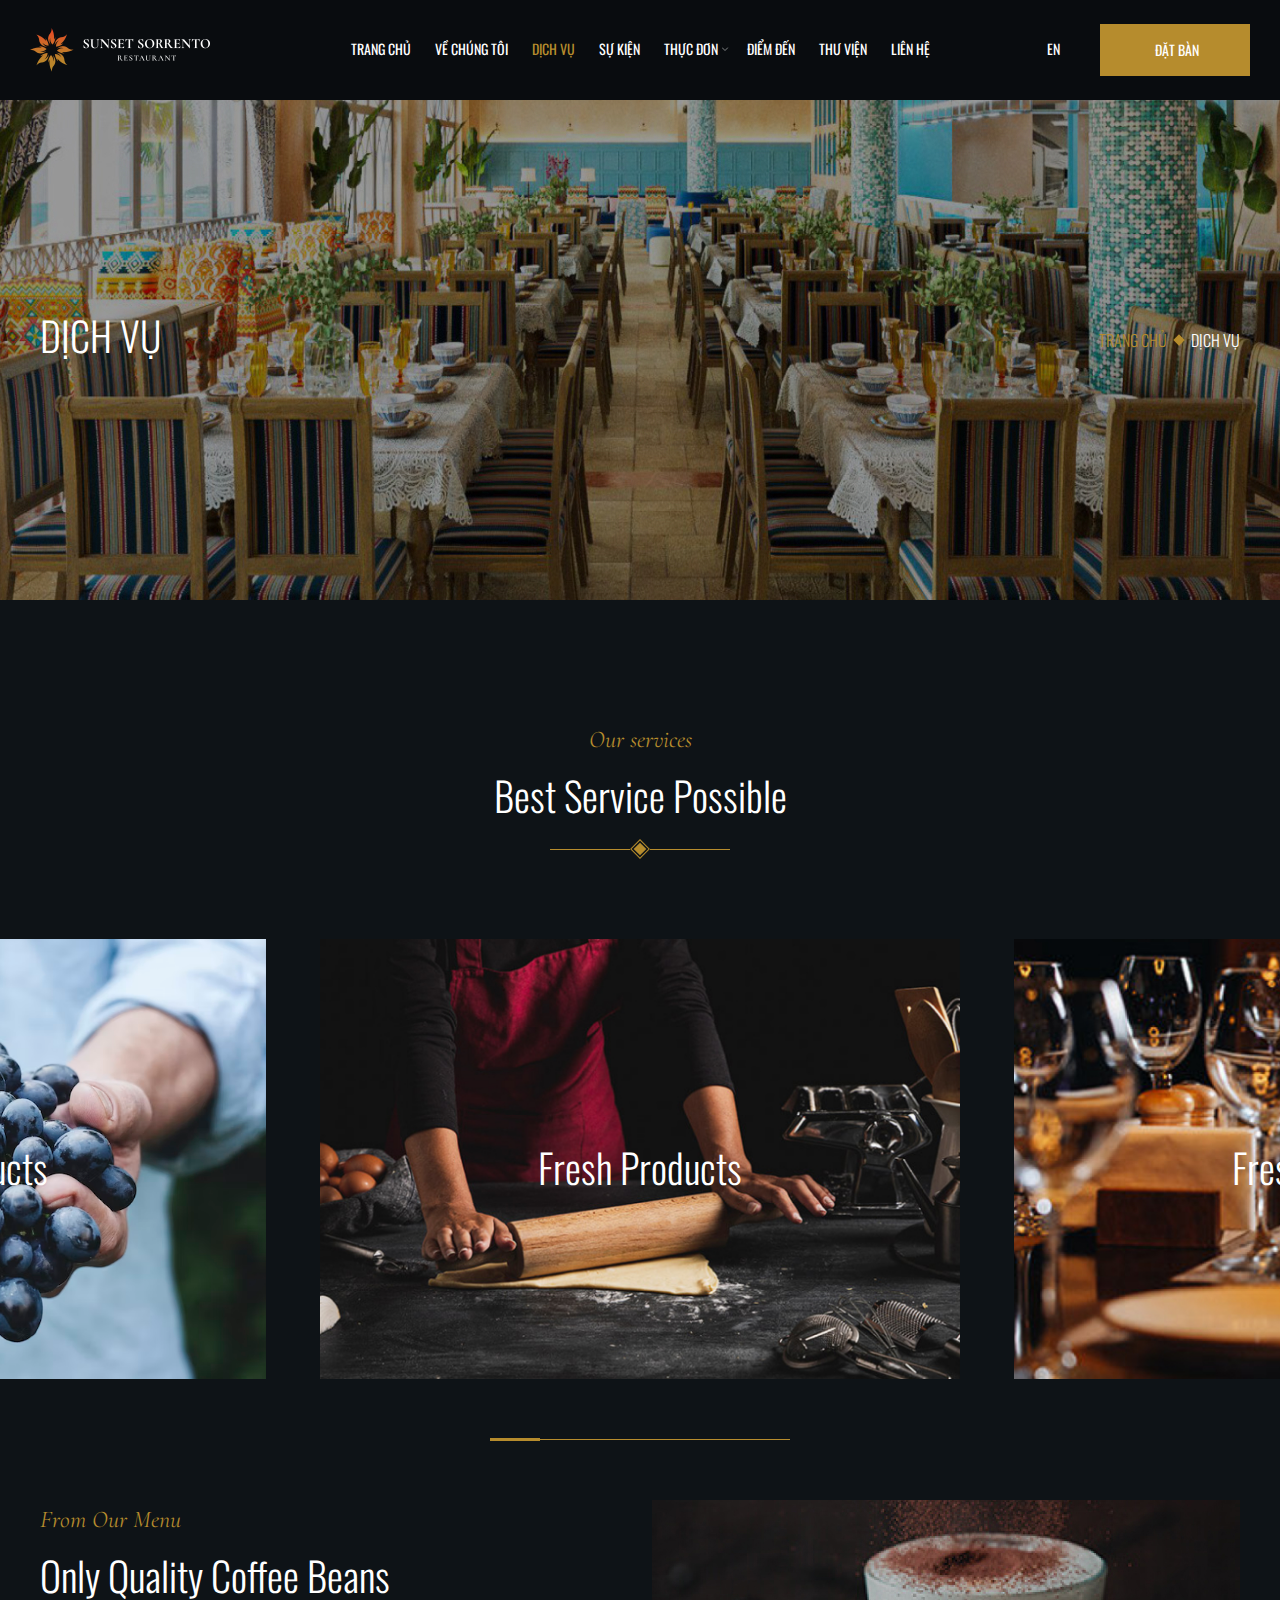
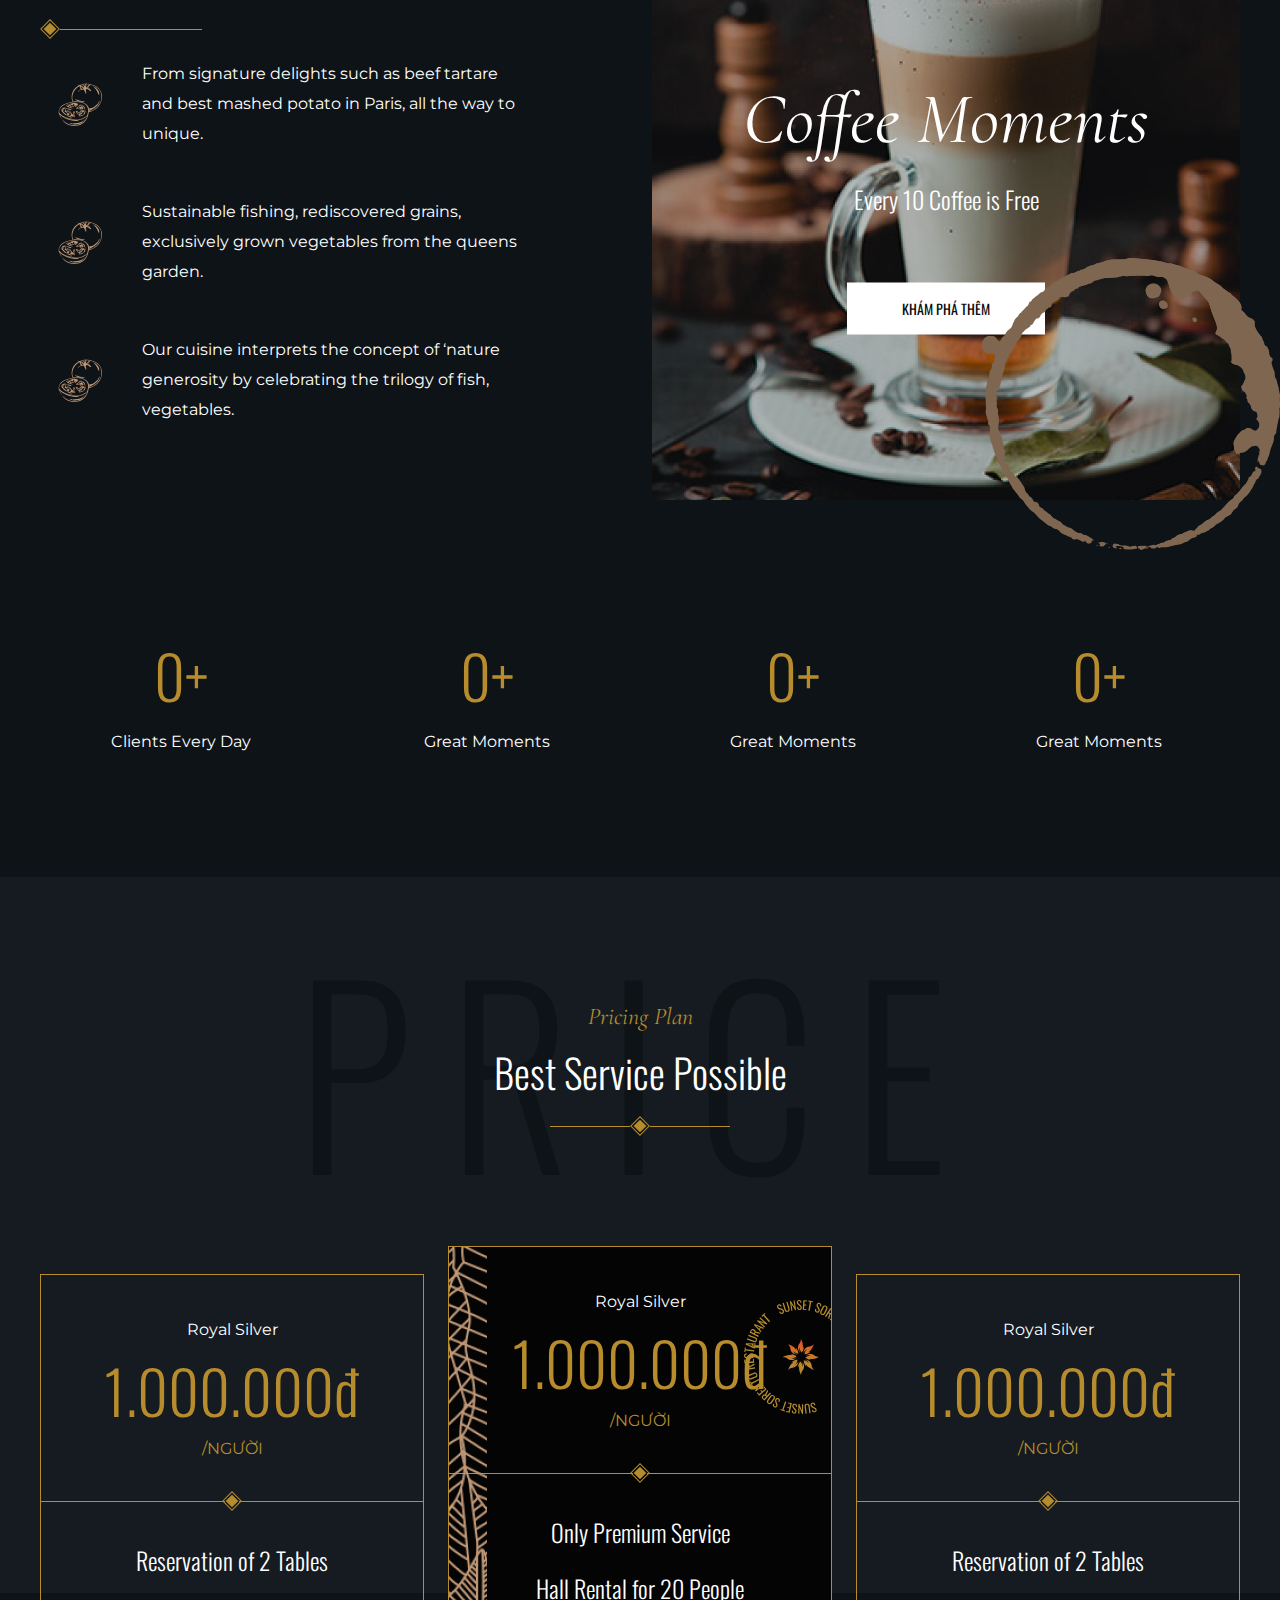
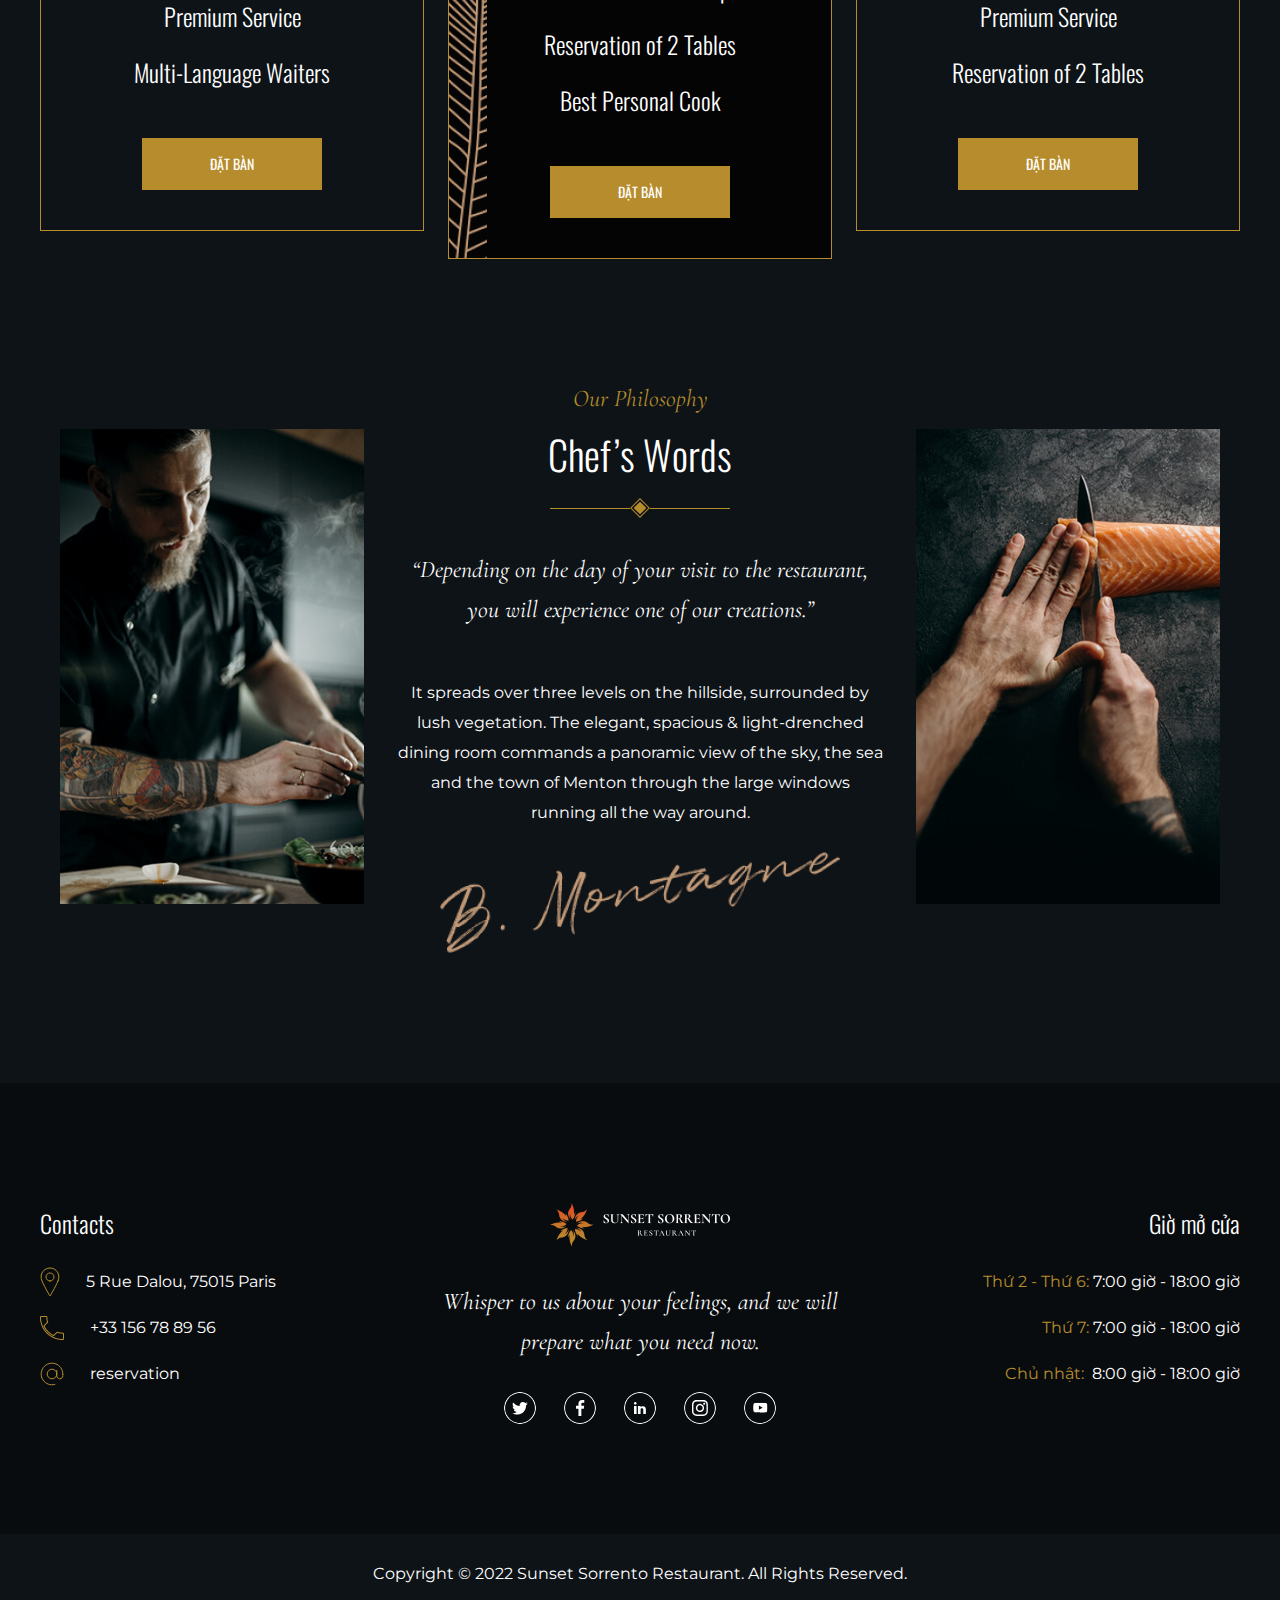
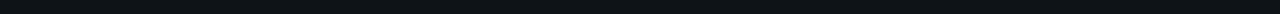
<file: services.html>
<!DOCTYPE html>
<html lang="en">

<head>
    <meta charset="UTF-8">
    <meta http-equiv="X-UA-Compatible" content="IE=edge">
    <meta name="viewport" content="width=device-width, initial-scale=1.0">
    <title>Services Sunset Sorrento</title>
    <link rel="icon" type="favicon" href="img/hoalogo.png">
    <meta name="title" content="">
    <meta name="description" content="">
    <meta name="keywords" content="">
    <!-- loading -->
    <style>
        .loading {
            position: fixed;
            width: 100%;
            height: 100vh;
            background-color: #000;
            z-index: 9999;
            overflow: visible;
            opacity: 1;
            pointer-events: all;
        }
        
        .loading.active {
            overflow: hidden;
            opacity: 0;
            pointer-events: none;
        }
    </style>
    <!-- meta tag facebook -->
    <meta property="og:locale" content="vi" />
    <meta property="og:type" content="article" />
    <meta property="og:title" content="" />
    <meta property="og:description" content="" />
    <meta property="og:url" content="" />
    <meta property="og:site_name" content="" />
    <meta property="og:image" content="" />
    <!-- meta tag twitter -->
    <meta property="og:type" content="" />
    <meta property="og:title" content="" />
    <meta property="og:description" content="" />
    <meta property="og:url" content="" />
    <meta property="og:image" content="" />
    <!-- nhúng css-->
    <link rel="stylesheet" href="./dest/style.min.css">
    <link rel="stylesheet" href="dest/font.css">
</head>

<!-- Page services -->

<body class="servicepage">
    <div class="loading"></div>
    <header class="header">
        <div class="container-fluid">
            <div class="iconmenu">
                <span></span>
            </div>
            <a href="index.html" class="logo">
                <img srcset="img/logo.png 2x" alt="">
            </a>
            <ul class="menu">
                <li><a href="index.html">TRANG CHỦ</a></li>
                <li><a href="about.html">VỀ CHÚNG TÔI</a></li>
                <li><a class="active" href="services.html">DỊCH VỤ</a></li>
                <li><a href="blog.html">SỰ KIỆN</a></li>
                <li class="submenu">
                    <a href="#" class="nav"><span>THỰC ĐƠN</span>
                        <img class="down" srcset="img/down.svg 2x" alt="">
                    </a>
                    <ul class="menudown">
                        <li><a href="mona.html">Món Á</a></li>
                        <li><a href="monau.html">Món Âu</a></li>
                        <li><a href="monau.html">Tráng Miệng</a></li>
                    </ul>
                </li>
                <li><a href="place.html">ĐIỂM ĐẾN</a></li>
                <li><a href="library.html">THƯ VIỆN</a></li>
                <li><a href="contact.html">LIÊN HỆ</a></li>
                <div class="button">
                    <a href="contact.html" class="order">ĐẶT BÀN</a>
                </div>
            </ul>
            <div class="header__left">
                <div class="header__left-lang">
                    <span>EN</span>
                    <ul class="down">
                        <li class="item"><a href="" target="_blank">VN</a></li>
                        <li class="item"><a href="" target="_blank">USA</a></li>
                        <li class="item"><a href="" target="_blank">CN</a></li>
                    </ul>
                </div>
                <div class="button">
                    <a href="contact.html" class="order">ĐẶT BÀN</a>
                </div>
            </div>
        </div>
    </header>
    <div class="top">
        <svg width="50" height="50" viewBox="0 0 50 50" fill="none" xmlns="http://www.w3.org/2000/svg">
        <path d="M25 1C38.2597 1 49 11.7403 49 25C49 38.2597 38.2597 49 25 49C11.7403 49 1 38.2597 1 25C1 11.7403 11.7403 1 25 1Z" stroke="#B68C2D"/>
        <path d="M25 16L25.3556 15.6485L25 15.2887L24.6444 15.6485L25 16ZM24.5 34.213V34.713L25.5 34.713V34.213L24.5 34.213ZM34.3556 24.755L25.3556 15.6485L24.6444 16.3515L33.6444 25.458L34.3556 24.755ZM24.6444 15.6485L15.6444 24.755L16.3556 25.458L25.3556 16.3515L24.6444 15.6485ZM24.5 16V34.213L25.5 34.213V16L24.5 16Z" fill="#B68C2D"/>
    </svg>
    </div>
    <main class="main">
        <section class="hero">
            <div class="hero__banner">
                <img class="hero__banner-img" src="img/banner-svc1.jpg" alt="">
            </div>
            <div class="hero__textbox">
                <div class="container">
                    <a href="services.html" class="h3-oswald">DỊCH VỤ</a>
                    <div class="hero__textbox-right">
                        <a class="page" href="index.html">TRANG CHỦ</a>
                        <a class="page --svc" href="services.html">DỊCH VỤ</a>
                    </div>
                </div>
            </div>
        </section>
        <section class="bestservices pd">
            <div class="container">
                <div class="textbox tbx--center">
                    <h4 class="h4-cormorant">Our services</h4>
                    <h3 class="h3-oswald">Best Service Possible</h3>
                    <div class="line line--center">
                        <div class="line-decor"></div>
                    </div>
                </div>
            </div>
            <div class="bestservices__sliderservices">
                <div class="bestservices__sliderservices-img">
                    <img src="img/best1.jpg" alt="">
                    <a href="event_details.html">
                        <h3 class="h3-oswald">Fresh Products</h3>
                    </a>
                </div>
                <div class="bestservices__sliderservices-img">
                    <img src="img/best2.jpg" alt="">
                    <a href="event_details.html">
                        <h3 class="h3-oswald">Fresh Products</h3>
                    </a>
                </div>
                <div class="bestservices__sliderservices-img">
                    <img src="img/best3.jpg" alt="">
                    <a href="event_details.html">
                        <h3 class="h3-oswald">Fresh Products</h3>
                    </a>
                </div>
                <div class="bestservices__sliderservices-img">
                    <img src="img/best3.jpg" alt="">
                    <a href="event_details.html">
                        <h3 class="h3-oswald">Fresh Products</h3>
                    </a>
                </div>
                <div class="bestservices__sliderservices-img">
                    <img src="img/t1.avif" alt="">
                    <a href="event_details.html">
                        <h3 class="h3-oswald">Fresh Products</h3>
                    </a>
                </div>
                <div class="bestservices__sliderservices-img">
                    <img src="img/t4.avif" alt="">
                    <a href="event_details.html">
                        <h3 class="h3-oswald">Fresh Products</h3>
                    </a>
                </div>
            </div>

        </section>
        <section class="sccoffee">
            <div class="container">
                <div class="sccoffee__left">
                    <div class="textbox">
                        <h4 class="h4-cormorant">From Our Menu</h4>
                        <h3 class="h3-oswald">Only Quality Coffee Beans</h3>
                        <div class="line line--left">
                            <div class="line-decor"></div>
                        </div>
                    </div>
                    <div class="listcontent">
                        <div class="listcontent__item">
                            <div class="listcontent__item-img">
                                <img srcset="img/tomato.png 2x" alt="">
                            </div>
                            <p class="listcontent__item-detail">From signature delights such as beef tartare and best mashed potato in Paris, all the way to unique.</p>
                        </div>
                        <div class="listcontent__item">
                            <div class="listcontent__item-img">
                                <img srcset="img/tomato.png 2x" alt="">
                            </div>
                            <p class="listcontent__item-detail">Sustainable fishing, rediscovered grains, exclusively grown vegetables from the queens garden.</p>
                        </div>
                        <div class="listcontent__item">
                            <div class="listcontent__item-img">
                                <img srcset="img/tomato.png 2x" alt="">
                            </div>
                            <p class="listcontent__item-detail">Our cuisine interprets the concept of ‘nature generosity by celebrating the trilogy of fish, vegetables.</p>
                        </div>
                    </div>
                </div>
                <div class="sccoffee__right">
                    <div class="sccoffee__right-banner">
                        <img src="img/cafe.jpg" alt="">
                    </div>
                    <div class="sccoffee__right-main">
                        <div class="text">
                            <h2 class="h2-cormorant">Coffee Moments</h2>
                            <h4 class="h4-oswald">Every 10 Coffee is Free</h4>
                        </div>
                        <div class="button">
                            <a href="event_details.html" class="order">KHÁM PHÁ THÊM</a>
                        </div>
                    </div>
                </div>
            </div>
            <div class="sccoffee__circlelogo">
                <img srcset="img/cafe-cir.png 2x" alt="">
            </div>
        </section>
        <section class="countnumber pd">
            <div class="container">
                <div class="listnumber">
                    <div class="listnumber__item">
                        <div class="listnumber__item-number"><span data-target="200">0</span>+</div>
                        <span class="listnumber__item-text">Clients Every Day</span>
                    </div>
                    <div class="listnumber__item">
                        <div class="listnumber__item-number"> <span data-target="180">0</span>+</div>
                        <span class="listnumber__item-text">Great Moments</span>
                    </div>
                    <div class="listnumber__item">
                        <div class="listnumber__item-number"> <span data-target="350">0</span>+</div>
                        <span class="listnumber__item-text">Great Moments</span>
                    </div>
                    <div class="listnumber__item">
                        <div class="listnumber__item-number"> <span data-target="250">0</span>+</div>
                        <span class="listnumber__item-text">Great Moments</span>
                    </div>
                </div>
            </div>
        </section>
        <section class="pricing pd">
            <div class="container">
                <div class="textbox tbx--center">
                    <h4 class="h4-cormorant">Pricing Plan</h4>
                    <h3 class="h3-oswald">Best Service Possible</h3>
                    <div class="line line--center">
                        <div class="line-decor"></div>
                    </div>
                    <span class="bgr-textbox">price</span>
                </div>
                <div class="pricing__listprice">
                    <div class="pricing__listprice-item">
                        <div class="pricing-top">
                            <span class="title text-b1"> Royal Silver</span>
                            <div class="listnumber__item">
                                <span class="listnumber__item-number">1.000.000đ</span>
                            </div>
                            <p class="text-h1">/người</p>
                            <div class="line line--center">
                                <div class="line-decor"></div>
                            </div>
                        </div>
                        <div class="pricing-bottom">
                            <div class="bottom__content">
                                <p>Reservation of 2 Tables</p>
                                <p>Premium Service</p>
                                <p>Multi-Language Waiters</p>
                            </div>
                            <div class="button">
                                <a href="contact.html" class="order">ĐẶT BÀN</a>
                            </div>
                        </div>
                    </div>
                    <div class="pricing__listprice-item --bgr">
                        <div class="pricing-top">
                            <span class="title text-b1"> Royal Silver</span>
                            <div class="listnumber__item">
                                <span class="listnumber__item-number">1.000.000đ</span>
                            </div>
                            <p class="text-h1">/người</p>

                            <div class="line line--center">
                                <div class="line-decor"></div>
                            </div>
                        </div>
                        <div class="pricing-bottom">
                            <div class="bottom__content">
                                <p>Only Premium Service</p>
                                <p>Hall Rental for 20 People</p>
                                <p>Reservation of 2 Tables</p>
                                <p>Best Personal Cook</p>
                            </div>
                            <div class="button">
                                <a href="contact.html" class="order">ĐẶT BÀN</a>
                            </div>
                        </div>
                        <div class="itembgr">
                            <img srcset="img/bgr-item.png 2x" alt="">
                        </div>
                        <div class="logocircle">
                            <img class="logofixed" src="img/logo-circle.svg" alt="">
                        </div>
                    </div>
                    <div class="pricing__listprice-item">
                        <div class="pricing-top">
                            <span class="title text-b1"> Royal Silver</span>
                            <div class="listnumber__item">
                                <span class="listnumber__item-number">1.000.000đ</span>
                            </div>
                            <p class="text-h1">/người</p>

                            <div class="line line--center">
                                <div class="line-decor"></div>
                            </div>
                        </div>
                        <div class="pricing-bottom">
                            <div class="bottom__content">
                                <p>Reservation of 2 Tables </p>
                                <p>Premium Service</p>
                                <p>Reservation of 2 Tables</p>
                            </div>
                            <div class="button">
                                <a href="contact.html" class="order">ĐẶT BÀN</a>
                            </div>
                        </div>
                    </div>

                </div>
            </div>
        </section>
        <section class="masterchef">
            <div class="masterchef__img">
                <img class="img-chef" src="img/chefleft.jpg" alt="">
            </div>
            <div class="masterchef__main">
                <div class="textbox tbx--center">
                    <h4 class="h4-cormorant">Our Philosophy</h4>
                    <h3 class="h3-oswald">Chef’s Words</h3>
                    <div class="line line--center">
                        <div class="line-decor"></div>
                    </div>
                </div>
                <div class="content">
                    <p class="paragrapth h4-cormorant">
                        “Depending on the day of your visit to the restaurant, you will experience one of our creations.”
                    </p>
                    <p class="description normal">
                        It spreads over three levels on the hillside, surrounded by lush vegetation. The elegant, spacious & light-drenched dining room commands a panoramic view of the sky, the sea and the town of Menton through the large windows running all the way around.
                    </p>
                    <img srcset="img/kiten.png 2x" alt="">
                </div>
            </div>
            <div class="masterchef__img">
                <img class="img-chef" src="img/chefright.jpg" alt="">
            </div>

        </section>
    </main>
    <!-- FOOTER -->
    <footer class="footer pd">
        <div class="container">
            <div class="footer__contact">
                <h4 class="footer__contact-title h4-oswald">Contacts</h4>
                <div class="footer__contact-item">
                    <img src="img/icon-location.svg" alt="">
                    <p class="footer-content"> 5 Rue Dalou, 75015 Paris</p>
                </div>
                <div class="footer__contact-item">
                    <img srcset="img/phone.png 2x" alt="">
                    <p class="footer-content">+33 156 78 89 56</p>
                </div>
                <div class="footer__contact-item">
                    <img src="img/mail.svg" alt="">
                    <p class="footer-content">reservation</p>
                </div>
            </div>
            <div class="footer__sayings">
                <a href="index.html" class="logo">
                    <img srcset="img/logo.png 2x" alt="">
                </a>
                <h4 class="h4-cormorant">Whisper to us about your feelings, and we will prepare what you need now.</h4>
                <div class="listsocial">
                    <a class="listsocial__item twt" href="" target="_blank">
                        <svg width="32" height="32" viewBox="0 0 32 32" fill="none" xmlns="http://www.w3.org/2000/svg">
                            <g clip-path="url(#clip0_110_1509)">
                            <path d="M16.0008 -0.0341797C7.1588 -0.0341797 -0.0332031 7.15782 -0.0332031 15.9998C-0.0332031 24.8418 7.1588 32.0338 16.0008 32.0338C24.8428 32.0338 32.0348 24.8418 32.0348 15.9998C32.0348 7.15782 24.8428 -0.0341797 16.0008 -0.0341797ZM16.0008 30.9658C7.7488 30.9658 1.0348 24.2518 1.0348 15.9998C1.0348 7.74782 7.7488 1.03382 16.0008 1.03382C24.2528 1.03382 30.9668 7.74782 30.9668 15.9998C30.9668 24.2518 24.2528 30.9658 16.0008 30.9658Z" fill="white"/>
                            <g clip-path="url(#clip1_110_1509)">
                            <path d="M22.1064 13.1975C22.1168 13.3375 22.1168 13.4767 22.1168 13.6159C22.1168 17.8759 18.8744 22.7847 12.9488 22.7847C11.1232 22.7847 9.4272 22.2559 8 21.3375C8.2592 21.3671 8.5088 21.3775 8.7784 21.3775C10.2288 21.381 11.6381 20.896 12.7792 20.0007C12.1067 19.9886 11.4549 19.7667 10.9146 19.3661C10.3743 18.9655 9.97263 18.4063 9.7656 17.7663C9.9648 17.7959 10.1648 17.8159 10.3744 17.8159C10.6632 17.8159 10.9536 17.7759 11.2232 17.7063C10.4934 17.559 9.83718 17.1634 9.36609 16.5869C8.89501 16.0104 8.63815 15.2885 8.6392 14.5439V14.5039C9.0688 14.7431 9.5672 14.8927 10.0952 14.9127C9.65287 14.6188 9.29018 14.22 9.03947 13.7518C8.78877 13.2836 8.65785 12.7606 8.6584 12.2295C8.6584 11.6311 8.8176 11.0823 9.0968 10.6039C9.90651 11.6 10.9164 12.4148 12.0611 12.9957C13.2057 13.5765 14.4596 13.9105 15.7416 13.9759C15.692 13.7359 15.6616 13.4871 15.6616 13.2375C15.6614 12.8143 15.7446 12.3952 15.9065 12.0041C16.0683 11.6131 16.3057 11.2578 16.6049 10.9585C16.9042 10.6592 17.2595 10.4219 17.6506 10.26C18.0416 10.0981 18.4608 10.0149 18.884 10.0151C19.812 10.0151 20.6496 10.4039 21.2384 11.0327C21.9598 10.8932 22.6516 10.6299 23.2832 10.2543C23.0427 10.999 22.539 11.6304 21.8664 12.0303C22.5062 11.9574 23.1315 11.7891 23.7216 11.5311C23.2809 12.1736 22.7348 12.737 22.1064 13.1975Z" fill="white"/>
                            </g>
                            </g>
                            <defs>
                            <clipPath id="clip0_110_1509">
                            <rect width="32" height="32" fill="white"/>
                            </clipPath>
                            <clipPath id="clip1_110_1509">
                            <rect width="16" height="12.8" fill="white" transform="translate(8 10)"/>
                            </clipPath>
                            </defs>
                            </svg>
                    </a>
                    <a class="listsocial__item fb" href="" target="_blank">
                        <svg width="32" height="32" viewBox="0 0 32 32" fill="none" xmlns="http://www.w3.org/2000/svg">
                            <path d="M16 0C7.17675 0 0 7.17675 0 16C0 24.8233 7.17675 32 16 32C24.8233 32 32 24.8233 32 16C32 7.17675 24.8233 0 16 0ZM16 30.9343C7.7655 30.9343 1.06574 24.2345 1.06574 16C1.06574 7.7655 7.7655 1.06574 16 1.06574C24.2345 1.06574 30.9343 7.7655 30.9343 16C30.9343 24.2345 24.2345 30.9343 16 30.9343Z" fill="white"/>
                            <path d="M14.4294 23.949H17.3532V16.6645H19.798L20.1672 13.8305H17.3532V12.0143C17.3532 11.1961 17.5827 10.6373 18.7602 10.6373H20.267V8.09268C20.0075 8.06274 19.1194 7.98291 18.0816 7.98291C15.9063 7.98291 14.4294 9.31009 14.4294 11.7349V13.8305H11.9746V16.6645H14.4294V23.949Z" fill="white"/>
                        </svg>
                    </a>
                    <a class="listsocial__item inl" href="" target="_blank">
                        <svg width="32" height="32" viewBox="0 0 32 32" fill="none" xmlns="http://www.w3.org/2000/svg">
                            <g clip-path="url(#clip0_110_1519)">
                            <path d="M16.0008 -0.0341797C7.1588 -0.0341797 -0.0332031 7.15782 -0.0332031 15.9998C-0.0332031 24.8418 7.1588 32.0338 16.0008 32.0338C24.8428 32.0338 32.0348 24.8418 32.0348 15.9998C32.0348 7.15782 24.8428 -0.0341797 16.0008 -0.0341797ZM16.0008 30.9658C7.7488 30.9658 1.0348 24.2518 1.0348 15.9998C1.0348 7.74782 7.7488 1.03382 16.0008 1.03382C24.2528 1.03382 30.9668 7.74782 30.9668 15.9998C30.9668 24.2518 24.2528 30.9658 16.0008 30.9658Z" fill="white"/>
                            <g clip-path="url(#clip1_110_1519)">
                            <path d="M16.6003 22H13.9336V14H16.6003V15.3333C16.881 14.9762 17.2373 14.6856 17.6436 14.4824C18.0499 14.2792 18.4961 14.1684 18.9503 14.158C19.7445 14.1624 20.5046 14.4816 21.0639 15.0456C21.6231 15.6096 21.9359 16.3724 21.9336 17.1667V22H19.2669V17.5C19.2153 17.1397 19.0354 16.8102 18.7601 16.572C18.4849 16.3339 18.1329 16.2032 17.7689 16.204C17.606 16.2091 17.4458 16.2471 17.298 16.3157C17.1502 16.3843 17.0177 16.482 16.9085 16.6031C16.7994 16.7241 16.7158 16.8659 16.6629 17.0201C16.6099 17.1742 16.5886 17.3374 16.6003 17.5V22ZM12.6003 22H9.93359V14H12.6003V22ZM11.2669 12.6667C10.9133 12.6667 10.5742 12.5262 10.3241 12.2761C10.0741 12.0261 9.93359 11.687 9.93359 11.3333C9.93359 10.9797 10.0741 10.6406 10.3241 10.3905C10.5742 10.1405 10.9133 10 11.2669 10C11.6205 10 11.9597 10.1405 12.2097 10.3905C12.4598 10.6406 12.6003 10.9797 12.6003 11.3333C12.6003 11.687 12.4598 12.0261 12.2097 12.2761C11.9597 12.5262 11.6205 12.6667 11.2669 12.6667Z" fill="white"/>
                            </g>
                            </g>
                            <defs>
                            <clipPath id="clip0_110_1519">
                            <rect width="32" height="32" fill="white"/>
                            </clipPath>
                            <clipPath id="clip1_110_1519">
                            <rect width="12" height="12" fill="white" transform="translate(9.93359 10)"/>
                            </clipPath>
                            </defs>
                        </svg>
                    </a>
                    <a class="listsocial__item ins" href="" target="_blank">
                        <svg width="32" height="32" viewBox="0 0 32 32" fill="none" xmlns="http://www.w3.org/2000/svg">
                            <path d="M16 0C7.17675 0 0 7.17675 0 16C0 24.8233 7.17675 32 16 32C24.8233 32 32 24.8233 32 16C32 7.17675 24.8233 0 16 0ZM16 30.9343C7.7655 30.9343 1.06574 24.2345 1.06574 16C1.06574 7.7655 7.7655 1.06574 16 1.06574C24.2345 1.06574 30.9343 7.7655 30.9343 16C30.9343 24.2345 24.2345 30.9343 16 30.9343Z" fill="white"/>
                            <g clip-path="url(#clip0_110_1525)">
                            <path d="M15.9661 11.8748C15.1569 11.8748 14.3659 12.1148 13.6931 12.5643C13.0203 13.0139 12.4959 13.6529 12.1862 14.4004C11.8766 15.148 11.7956 15.9707 11.9534 16.7643C12.1113 17.5579 12.5009 18.2869 13.0731 18.8591C13.6453 19.4313 14.3743 19.8209 15.1679 19.9788C15.9616 20.1367 16.7842 20.0556 17.5318 19.746C18.2794 19.4363 18.9184 18.9119 19.3679 18.2391C19.8175 17.5663 20.0574 16.7753 20.0574 15.9661C20.0587 15.4285 19.9538 14.8959 19.7487 14.3989C19.5435 13.9019 19.2422 13.4504 18.862 13.0702C18.4819 12.69 18.0303 12.3887 17.5333 12.1836C17.0364 11.9784 16.5038 11.8735 15.9661 11.8748ZM15.9661 18.6305C15.4392 18.6305 14.924 18.4742 14.4859 18.1814C14.0477 17.8887 13.7062 17.4726 13.5046 16.9857C13.3029 16.4989 13.2502 15.9632 13.353 15.4463C13.4558 14.9295 13.7095 14.4548 14.0821 14.0821C14.4548 13.7095 14.9295 13.4558 15.4463 13.353C15.9632 13.2502 16.4989 13.3029 16.9857 13.5046C17.4726 13.7062 17.8887 14.0477 18.1814 14.4859C18.4742 14.924 18.6305 15.4392 18.6305 15.9661C18.6305 16.6727 18.3497 17.3504 17.8501 17.8501C17.3504 18.3497 16.6727 18.6305 15.9661 18.6305ZM21.185 11.7052C21.185 11.9025 21.1265 12.0955 21.0169 12.2596C20.9072 12.4237 20.7514 12.5516 20.569 12.6271C20.3867 12.7026 20.186 12.7224 19.9925 12.6839C19.7989 12.6454 19.6211 12.5503 19.4815 12.4108C19.342 12.2712 19.2469 12.0934 19.2084 11.8998C19.1699 11.7063 19.1897 11.5056 19.2652 11.3233C19.3408 11.141 19.4687 10.9851 19.6328 10.8755C19.7969 10.7658 19.9898 10.7073 20.1871 10.7073C20.4518 10.7073 20.7056 10.8124 20.8928 10.9996C21.0799 11.1867 21.185 11.4405 21.185 11.7052ZM23.8893 12.703C23.9183 11.4625 23.4556 10.2608 22.602 9.36015C21.7061 8.49568 20.5039 8.02195 19.2591 8.04295C17.9619 7.98308 13.9704 7.98308 12.6731 8.04295C11.433 8.0161 10.2321 8.47853 9.33022 9.33022C8.47666 10.2309 8.01393 11.4326 8.04295 12.6731C7.98308 13.9704 7.98308 17.9619 8.04295 19.2591C8.01393 20.4997 8.47666 21.7013 9.33022 22.602C10.2321 23.4537 11.433 23.9161 12.6731 23.8893C13.9903 23.9691 17.9419 23.9691 19.2591 23.8893C20.4997 23.9183 21.7013 23.4556 22.602 22.602C23.4556 21.7013 23.9183 20.4997 23.8893 19.2591C23.9492 17.9619 23.9492 13.9704 23.8893 12.6731V12.703ZM22.1929 20.6861C22.0574 21.0293 21.8529 21.341 21.5919 21.6019C21.331 21.8628 21.0193 22.0674 20.6761 22.2029C19.127 22.5161 17.5433 22.6234 15.9661 22.5222C14.3922 22.6236 12.8118 22.5162 11.2661 22.2029C10.9229 22.0674 10.6112 21.8628 10.3503 21.6019C10.0893 21.341 9.88481 21.0293 9.74933 20.6861C9.33022 19.6283 9.42003 17.1336 9.42003 15.9761C9.42003 14.8186 9.33022 12.3139 9.74933 11.2661C9.88099 10.9195 10.0841 10.6045 10.3454 10.3414C10.6067 10.0784 10.9204 9.87328 11.2661 9.73935C12.8118 9.42599 14.3922 9.31862 15.9661 9.42003C17.5433 9.31879 19.127 9.42615 20.6761 9.73935C21.0193 9.87483 21.331 10.0794 21.5919 10.3403C21.8529 10.6012 22.0574 10.9129 22.1929 11.2561C22.612 12.3139 22.5122 14.8086 22.5122 15.9661C22.5122 17.1237 22.612 19.6283 22.1929 20.6761V20.6861Z" fill="white"/>
                            </g>
                            <defs>
                            <clipPath id="clip0_110_1525">
                            <rect width="15.9661" height="15.9661" fill="white" transform="translate(7.98242 7.98291)"/>
                            </clipPath>
                            </defs>
                        </svg>
                    </a>
                    <a class="listsocial__item ytb" href="" target="_blank">
                        <svg width="32" height="32" viewBox="0 0 32 32" fill="none" xmlns="http://www.w3.org/2000/svg">
                            <path d="M16 0C7.17675 0 0 7.17675 0 16C0 24.8233 7.17675 32 16 32C24.8233 32 32 24.8233 32 16C32 7.17675 24.8233 0 16 0ZM16 31C7.7655 31 1 24.2345 1 16C1 7.7655 7.7655 1 16 1C24.2345 1 31 7.7655 31 16C31 24.2345 24.2345 31 16 31Z" fill="white"/>
                            <g clip-path="url(#clip0_110_1529)">
                            <path d="M23.1771 12.2331C23.0961 11.9326 22.9378 11.6585 22.718 11.4382C22.4982 11.2179 22.2245 11.0589 21.9242 10.9773C20.8106 10.6715 16.3554 10.6665 16.3554 10.6665C16.3554 10.6665 11.901 10.6615 10.7867 10.9538C10.4866 11.0392 10.2134 11.2004 9.99353 11.4218C9.77362 11.6432 9.61431 11.9174 9.53091 12.2182C9.23722 13.3318 9.23438 15.6414 9.23438 15.6414C9.23438 15.6414 9.23153 17.9625 9.52309 19.0647C9.68664 19.6742 10.1666 20.1556 10.7768 20.3198C11.9018 20.6256 16.3448 20.6306 16.3448 20.6306C16.3448 20.6306 20.7999 20.6356 21.9135 20.344C22.2139 20.2625 22.4879 20.1039 22.7083 19.8841C22.9286 19.6642 23.0878 19.3906 23.17 19.0903C23.4644 17.9774 23.4666 15.6685 23.4666 15.6685C23.4666 15.6685 23.4808 13.3467 23.1771 12.2331V12.2331ZM14.9304 17.7812L14.9339 13.5145L18.6367 15.6514L14.9304 17.7812V17.7812Z" fill="white"/>
                            </g>
                            <defs>
                            <clipPath id="clip0_110_1529">
                            <rect width="14.9334" height="10.6667" fill="white" transform="translate(8.5332 10.6665)"/>
                            </clipPath>
                            </defs>
                        </svg>
                    </a>
                </div>
            </div>
            <div class="footer__time">
                <h4 class="footer__time-title h4-oswald">Giờ mở cửa</h4>
                <div class="footer__time-detail">
                    <p><span class="--cl">Thứ 2 &#8209; Thứ 6:&nbsp;</span>7:00 giờ &#8209; 18:00 giờ</p>
                    <p><span class="--cl">Thứ 7:&nbsp;</span>7:00 giờ &#8209; 18:00 giờ</p>
                    <p><span class="--cl">Chủ nhật: &nbsp;</span>8:00 giờ &#8209; 18:00 giờ</p>
                </div>

            </div>
        </div>
        <div class="end">Copyright © 2022 Sunset Sorrento Restaurant. All Rights Reserved.</div>
    </footer>
    <script src="dest/jsmain.min.js"></script>
    <script src="dest/main.js"></script>
</body>

</html>
</file>
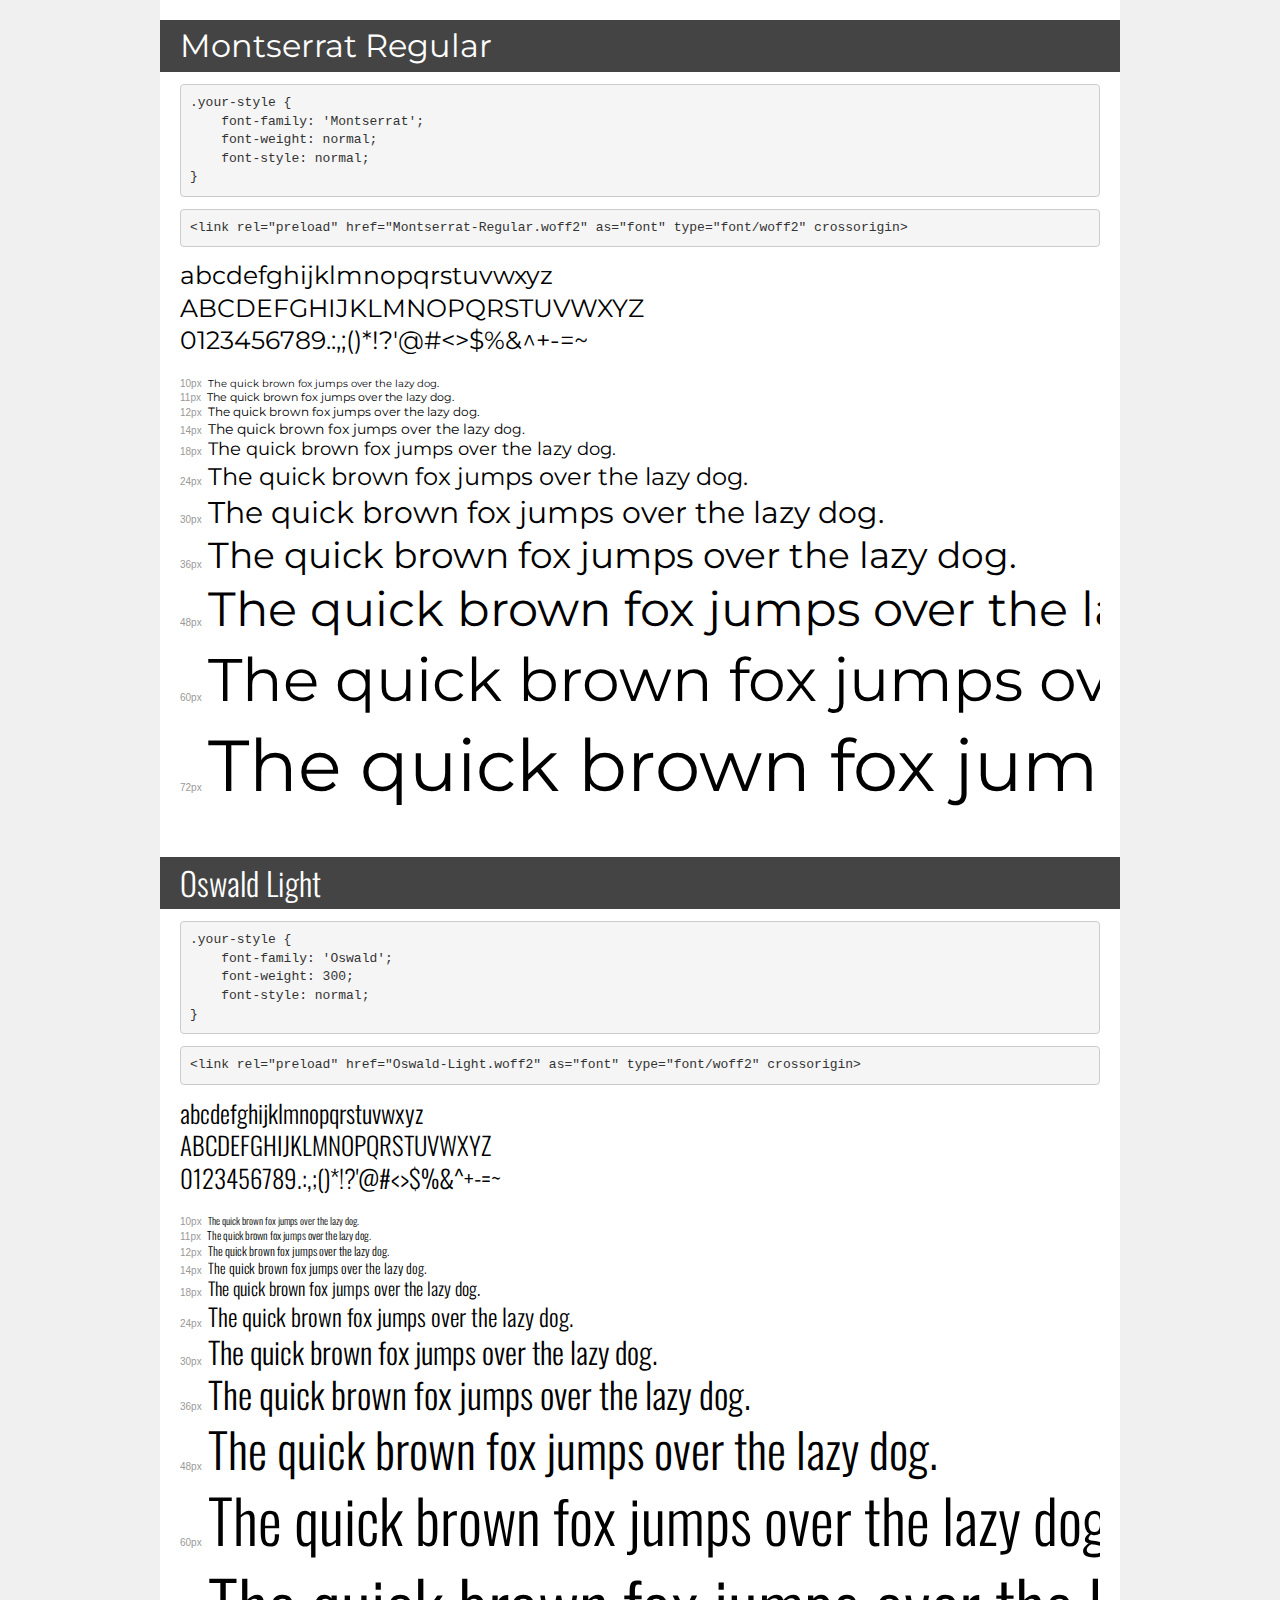
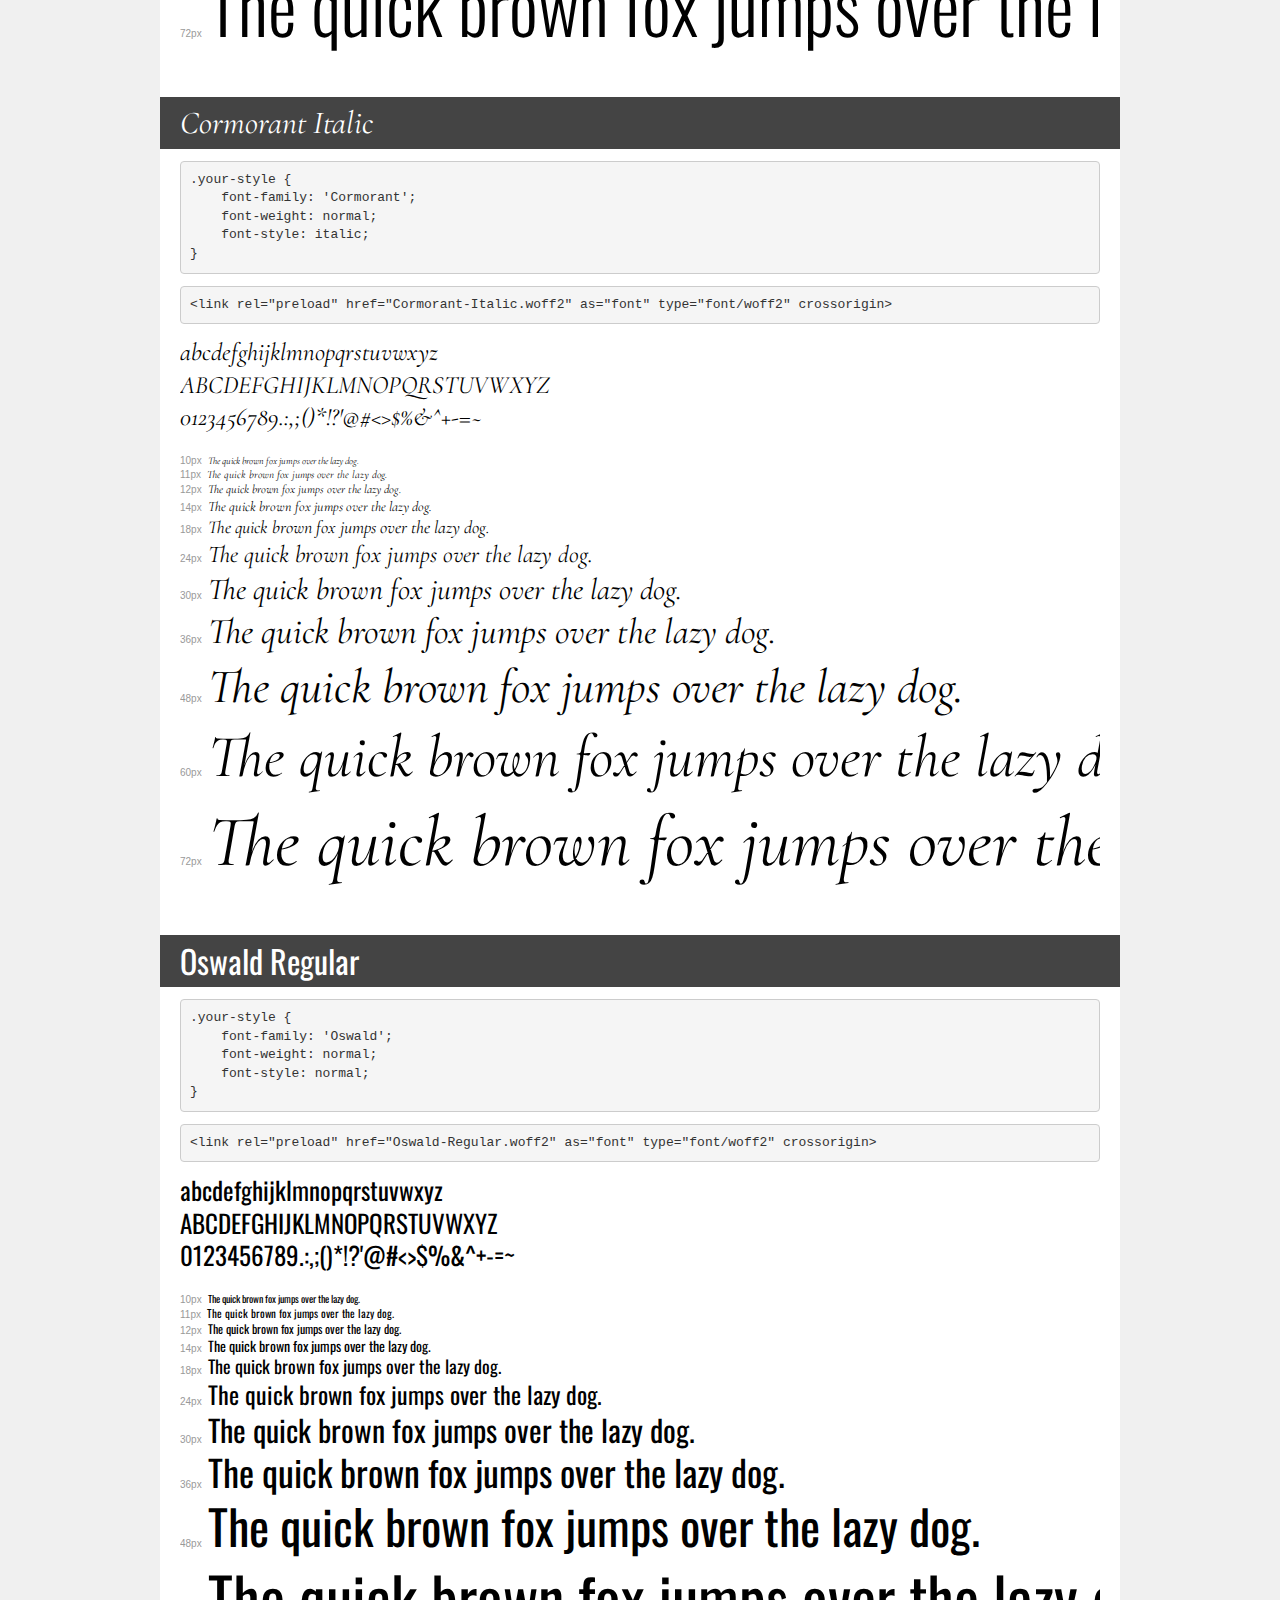
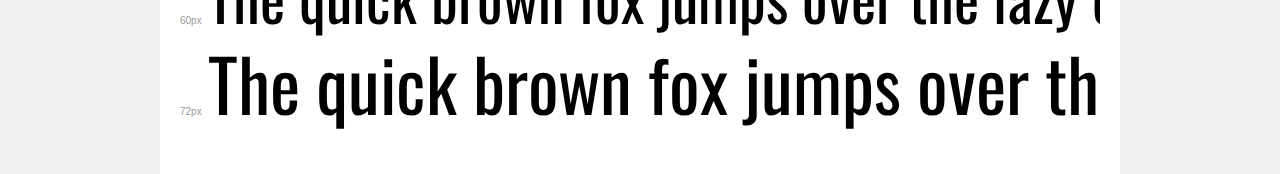
<file: fonts/demo.html>
<!DOCTYPE html>
<html lang="en">
<head>
    <meta charset="utf-8">
    <meta http-equiv="X-UA-Compatible" content="IE=edge">
    <meta name="viewport" content="width=device-width, initial-scale=1">
    <meta name="robots" content="noindex, noarchive">
    <meta name="format-detection" content="telephone=no">
    <title>Transfonter demo</title>
    <link href="stylesheet.css" rel="stylesheet">
    <style>
        /*
        http://meyerweb.com/eric/tools/css/reset/
        v2.0 | 20110126
        License: none (public domain)
        */
        html, body, div, span, applet, object, iframe,
        h1, h2, h3, h4, h5, h6, p, blockquote, pre,
        a, abbr, acronym, address, big, cite, code,
        del, dfn, em, img, ins, kbd, q, s, samp,
        small, strike, strong, sub, sup, tt, var,
        b, u, i, center,
        dl, dt, dd, ol, ul, li,
        fieldset, form, label, legend,
        table, caption, tbody, tfoot, thead, tr, th, td,
        article, aside, canvas, details, embed,
        figure, figcaption, footer, header, hgroup,
        menu, nav, output, ruby, section, summary,
        time, mark, audio, video {
            margin: 0;
            padding: 0;
            border: 0;
            font-size: 100%;
            font: inherit;
            vertical-align: baseline;
        }
        /* HTML5 display-role reset for older browsers */
        article, aside, details, figcaption, figure,
        footer, header, hgroup, menu, nav, section {
            display: block;
        }
        body {
            line-height: 1;
        }
        ol, ul {
            list-style: none;
        }
        blockquote, q {
            quotes: none;
        }
        blockquote:before, blockquote:after,
        q:before, q:after {
            content: '';
            content: none;
        }
        table {
            border-collapse: collapse;
            border-spacing: 0;
        }
        /* demo styles */
        body {
            background: #f0f0f0;
            color: #000;
        }
        .page {
            background: #fff;
            width: 920px;
            margin: 0 auto;
            padding: 20px 20px 0 20px;
            overflow: hidden;
        }
        .font-container {
            overflow-x: auto;
            overflow-y: hidden;
            margin-bottom: 40px;
            line-height: 1.3;
            white-space: nowrap;
            padding-bottom: 5px;
        }
        h1 {
            position: relative;
            background: #444;
            font-size: 32px;
            color: #fff;
            padding: 10px 20px;
            margin: 0 -20px 12px -20px;
        }
        .letters {
            font-size: 25px;
            margin-bottom: 20px;
        }
        .s10:before {
            content: '10px';
        }
        .s11:before {
            content: '11px';
        }
        .s12:before {
            content: '12px';
        }
        .s14:before {
            content: '14px';
        }
        .s18:before {
            content: '18px';
        }
        .s24:before {
            content: '24px';
        }
        .s30:before {
            content: '30px';
        }
        .s36:before {
            content: '36px';
        }
        .s48:before {
            content: '48px';
        }
        .s60:before {
            content: '60px';
        }
        .s72:before {
            content: '72px';
        }
        .s10:before, .s11:before, .s12:before, .s14:before,
        .s18:before, .s24:before, .s30:before, .s36:before,
        .s48:before, .s60:before, .s72:before {
            font-family: Arial, sans-serif;
            font-size: 10px;
            font-weight: normal;
            font-style: normal;
            color: #999;
            padding-right: 6px;
        }
        pre {
            display: block;
            padding: 9px;
            margin: 0 0 12px;
            font-family: Monaco, Menlo, Consolas, "Courier New", monospace;
            font-size: 13px;
            line-height: 1.428571429;
            color: #333;
            font-weight: normal;
            font-style: normal;
            background-color: #f5f5f5;
            border: 1px solid #ccc;
            overflow-x: auto;
            border-radius: 4px;
        }
        /* responsive */
        @media (max-width: 959px) {
            .page {
                width: auto;
                margin: 0;
            }
        }
    </style>
</head>
<body>
<div class="page">
    <div class="demo">
        <h1 style="font-family: 'Montserrat'; font-weight: normal; font-style: normal;">Montserrat Regular</h1>
        <pre title="Usage">.your-style {
    font-family: 'Montserrat';
    font-weight: normal;
    font-style: normal;
}</pre>
        <pre title="Preload (optional)">
&lt;link rel=&quot;preload&quot; href=&quot;Montserrat-Regular.woff2&quot; as=&quot;font&quot; type=&quot;font/woff2&quot; crossorigin&gt;</pre>
        <div class="font-container" style="font-family: 'Montserrat'; font-weight: normal; font-style: normal;">
            <p class="letters">
                abcdefghijklmnopqrstuvwxyz<br>
ABCDEFGHIJKLMNOPQRSTUVWXYZ<br>
                0123456789.:,;()*!?'@#&lt;&gt;$%&^+-=~
            </p>
            <p class="s10" style="font-size: 10px;">The quick brown fox jumps over the lazy dog.</p>
            <p class="s11" style="font-size: 11px;">The quick brown fox jumps over the lazy dog.</p>
            <p class="s12" style="font-size: 12px;">The quick brown fox jumps over the lazy dog.</p>
            <p class="s14" style="font-size: 14px;">The quick brown fox jumps over the lazy dog.</p>
            <p class="s18" style="font-size: 18px;">The quick brown fox jumps over the lazy dog.</p>
            <p class="s24" style="font-size: 24px;">The quick brown fox jumps over the lazy dog.</p>
            <p class="s30" style="font-size: 30px;">The quick brown fox jumps over the lazy dog.</p>
            <p class="s36" style="font-size: 36px;">The quick brown fox jumps over the lazy dog.</p>
            <p class="s48" style="font-size: 48px;">The quick brown fox jumps over the lazy dog.</p>
            <p class="s60" style="font-size: 60px;">The quick brown fox jumps over the lazy dog.</p>
            <p class="s72" style="font-size: 72px;">The quick brown fox jumps over the lazy dog.</p>
        </div>
    </div>

    <div class="demo">
        <h1 style="font-family: 'Oswald'; font-weight: 300; font-style: normal;">Oswald Light</h1>
        <pre title="Usage">.your-style {
    font-family: 'Oswald';
    font-weight: 300;
    font-style: normal;
}</pre>
        <pre title="Preload (optional)">
&lt;link rel=&quot;preload&quot; href=&quot;Oswald-Light.woff2&quot; as=&quot;font&quot; type=&quot;font/woff2&quot; crossorigin&gt;</pre>
        <div class="font-container" style="font-family: 'Oswald'; font-weight: 300; font-style: normal;">
            <p class="letters">
                abcdefghijklmnopqrstuvwxyz<br>
ABCDEFGHIJKLMNOPQRSTUVWXYZ<br>
                0123456789.:,;()*!?'@#&lt;&gt;$%&^+-=~
            </p>
            <p class="s10" style="font-size: 10px;">The quick brown fox jumps over the lazy dog.</p>
            <p class="s11" style="font-size: 11px;">The quick brown fox jumps over the lazy dog.</p>
            <p class="s12" style="font-size: 12px;">The quick brown fox jumps over the lazy dog.</p>
            <p class="s14" style="font-size: 14px;">The quick brown fox jumps over the lazy dog.</p>
            <p class="s18" style="font-size: 18px;">The quick brown fox jumps over the lazy dog.</p>
            <p class="s24" style="font-size: 24px;">The quick brown fox jumps over the lazy dog.</p>
            <p class="s30" style="font-size: 30px;">The quick brown fox jumps over the lazy dog.</p>
            <p class="s36" style="font-size: 36px;">The quick brown fox jumps over the lazy dog.</p>
            <p class="s48" style="font-size: 48px;">The quick brown fox jumps over the lazy dog.</p>
            <p class="s60" style="font-size: 60px;">The quick brown fox jumps over the lazy dog.</p>
            <p class="s72" style="font-size: 72px;">The quick brown fox jumps over the lazy dog.</p>
        </div>
    </div>

    <div class="demo">
        <h1 style="font-family: 'Cormorant'; font-weight: normal; font-style: italic;">Cormorant Italic</h1>
        <pre title="Usage">.your-style {
    font-family: 'Cormorant';
    font-weight: normal;
    font-style: italic;
}</pre>
        <pre title="Preload (optional)">
&lt;link rel=&quot;preload&quot; href=&quot;Cormorant-Italic.woff2&quot; as=&quot;font&quot; type=&quot;font/woff2&quot; crossorigin&gt;</pre>
        <div class="font-container" style="font-family: 'Cormorant'; font-weight: normal; font-style: italic;">
            <p class="letters">
                abcdefghijklmnopqrstuvwxyz<br>
ABCDEFGHIJKLMNOPQRSTUVWXYZ<br>
                0123456789.:,;()*!?'@#&lt;&gt;$%&^+-=~
            </p>
            <p class="s10" style="font-size: 10px;">The quick brown fox jumps over the lazy dog.</p>
            <p class="s11" style="font-size: 11px;">The quick brown fox jumps over the lazy dog.</p>
            <p class="s12" style="font-size: 12px;">The quick brown fox jumps over the lazy dog.</p>
            <p class="s14" style="font-size: 14px;">The quick brown fox jumps over the lazy dog.</p>
            <p class="s18" style="font-size: 18px;">The quick brown fox jumps over the lazy dog.</p>
            <p class="s24" style="font-size: 24px;">The quick brown fox jumps over the lazy dog.</p>
            <p class="s30" style="font-size: 30px;">The quick brown fox jumps over the lazy dog.</p>
            <p class="s36" style="font-size: 36px;">The quick brown fox jumps over the lazy dog.</p>
            <p class="s48" style="font-size: 48px;">The quick brown fox jumps over the lazy dog.</p>
            <p class="s60" style="font-size: 60px;">The quick brown fox jumps over the lazy dog.</p>
            <p class="s72" style="font-size: 72px;">The quick brown fox jumps over the lazy dog.</p>
        </div>
    </div>

    <div class="demo">
        <h1 style="font-family: 'Oswald'; font-weight: normal; font-style: normal;">Oswald Regular</h1>
        <pre title="Usage">.your-style {
    font-family: 'Oswald';
    font-weight: normal;
    font-style: normal;
}</pre>
        <pre title="Preload (optional)">
&lt;link rel=&quot;preload&quot; href=&quot;Oswald-Regular.woff2&quot; as=&quot;font&quot; type=&quot;font/woff2&quot; crossorigin&gt;</pre>
        <div class="font-container" style="font-family: 'Oswald'; font-weight: normal; font-style: normal;">
            <p class="letters">
                abcdefghijklmnopqrstuvwxyz<br>
ABCDEFGHIJKLMNOPQRSTUVWXYZ<br>
                0123456789.:,;()*!?'@#&lt;&gt;$%&^+-=~
            </p>
            <p class="s10" style="font-size: 10px;">The quick brown fox jumps over the lazy dog.</p>
            <p class="s11" style="font-size: 11px;">The quick brown fox jumps over the lazy dog.</p>
            <p class="s12" style="font-size: 12px;">The quick brown fox jumps over the lazy dog.</p>
            <p class="s14" style="font-size: 14px;">The quick brown fox jumps over the lazy dog.</p>
            <p class="s18" style="font-size: 18px;">The quick brown fox jumps over the lazy dog.</p>
            <p class="s24" style="font-size: 24px;">The quick brown fox jumps over the lazy dog.</p>
            <p class="s30" style="font-size: 30px;">The quick brown fox jumps over the lazy dog.</p>
            <p class="s36" style="font-size: 36px;">The quick brown fox jumps over the lazy dog.</p>
            <p class="s48" style="font-size: 48px;">The quick brown fox jumps over the lazy dog.</p>
            <p class="s60" style="font-size: 60px;">The quick brown fox jumps over the lazy dog.</p>
            <p class="s72" style="font-size: 72px;">The quick brown fox jumps over the lazy dog.</p>
        </div>
    </div>

</div>
</body>
</html>
</file>
<file: dest/font.css>
@font-face {
    font-family: 'ci';
    src: url('../fonts/Cormorant-Italic.woff2') format('woff2'), url('../fonts/Cormorant-Italic.woff') format('woff');
    font-weight: normal;
    font-style: italic;
    font-display: fallback;
}

@font-face {
    font-family: 'ol';
    src: url('../fonts/Oswald-Light.woff2') format('woff2'), url('../fonts/Oswald-Light.woff') format('woff');
    font-weight: 300;
    font-style: normal;
    font-display: fallback;
}

@font-face {
    font-family: 'cr';
    src: url('../fonts/Cormorant-Regular.woff2') format('woff2'), url('../fonts/Cormorant-Regular.woff') format('woff');
    font-weight: normal;
    font-style: normal;
    font-display: fallback;
}

@font-face {
    font-family: 'csmi';
    src: url('../fonts/Cormorant-SemiBoldItalic.woff2') format('woff2'), url('../fonts/Cormorant-SemiBoldItalic.woff') format('woff');
    font-weight: 600;
    font-style: italic;
    font-display: fallback;
}

@font-face {
    font-family: 'or';
    src: url('../fonts/Oswald-Regular.woff2') format('woff2'), url('../fonts/Oswald-Regular.woff') format('woff');
    font-weight: normal;
    font-style: normal;
    font-display: fallback;
}

@font-face {
    font-family: 'mr';
    src: url('../fonts/Montserrat-Regular.woff2') format('woff2'), url('../fonts/Montserrat-Regular.woff') format('woff');
    font-weight: normal;
    font-style: normal;
    font-display: fallback;
}
</file>
<file: fonts/stylesheet.css>
@font-face {
    font-family: 'Montserrat';
    src: url('Montserrat-Regular.woff2') format('woff2'),
        url('Montserrat-Regular.woff') format('woff');
    font-weight: normal;
    font-style: normal;
    font-display: swap;
}

@font-face {
    font-family: 'Oswald';
    src: url('Oswald-Light.woff2') format('woff2'),
        url('Oswald-Light.woff') format('woff');
    font-weight: 300;
    font-style: normal;
    font-display: swap;
}

@font-face {
    font-family: 'Cormorant';
    src: url('Cormorant-Italic.woff2') format('woff2'),
        url('Cormorant-Italic.woff') format('woff');
    font-weight: normal;
    font-style: italic;
    font-display: swap;
}

@font-face {
    font-family: 'Oswald';
    src: url('Oswald-Regular.woff2') format('woff2'),
        url('Oswald-Regular.woff') format('woff');
    font-weight: normal;
    font-style: normal;
    font-display: swap;
}
</file>
<file: dest/style.min.css>
html,body,div,span,applet,object,iframe,h1,h2,h3,h4,h5,h6,p,blockquote,pre,a,abbr,acronym,address,big,cite,code,del,dfn,em,img,ins,kbd,q,s,samp,small,strike,strong,sub,sup,tt,var,b,u,i,center,dl,dt,dd,ol,ul,li,fieldset,form,label,legend,table,caption,tbody,tfoot,thead,tr,th,td,article,aside,canvas,details,embed,figure,figcaption,footer,header,hgroup,menu,nav,output,ruby,section,summary,time,mark,audio,video{margin:0;padding:0;border:0;font-size:100%;font:inherit;vertical-align:baseline}article,aside,details,figcaption,figure,footer,header,hgroup,menu,nav,section{display:block}body{line-height:1}ol,ul{list-style:none}blockquote,q{quotes:none}blockquote:before,blockquote:after,q:before,q:after{content:"";content:none}table{border-collapse:collapse;border-spacing:0}*::before,*::after{box-sizing:inherit}/*! normalize.css v8.0.1 | MIT License | github.com/necolas/normalize.css */html{line-height:1.15;-webkit-text-size-adjust:100%}hr{box-sizing:content-box;height:0;overflow:visible}pre{font-family:monospace, monospace;font-size:1em}a{background-color:transparent}abbr[title]{border-bottom:none;text-decoration:underline;text-decoration:underline dotted}b,strong{font-weight:bolder}code,kbd,samp{font-family:monospace, monospace;font-size:1em}small{font-size:80%}sub,sup{font-size:75%;line-height:0;position:relative;vertical-align:baseline}sub{bottom:-0.25em}sup{top:-0.5em}img{border-style:none}button,input,optgroup,select,textarea{font-family:inherit;font-size:100%;line-height:1.15;margin:0}button,input{overflow:visible}button,select{text-transform:none}button,[type="button"],[type="reset"],[type="submit"]{-webkit-appearance:button}button::-moz-focus-inner,[type="button"]::-moz-focus-inner,[type="reset"]::-moz-focus-inner,[type="submit"]::-moz-focus-inner{border-style:none;padding:0}button:-moz-focusring,[type="button"]:-moz-focusring,[type="reset"]:-moz-focusring,[type="submit"]:-moz-focusring{outline:1px dotted ButtonText}fieldset{padding:0.35em 0.75em 0.625em}legend{box-sizing:border-box;color:inherit;display:table;max-width:100%;padding:0;white-space:normal}progress{vertical-align:baseline}textarea{overflow:auto}[type="checkbox"],[type="radio"]{box-sizing:border-box;padding:0}[type="number"]::-webkit-inner-spin-button,[type="number"]::-webkit-outer-spin-button{height:auto}[type="search"]{-webkit-appearance:textfield;outline-offset:-2px}[type="search"]::-webkit-search-decoration{-webkit-appearance:none}::-webkit-file-upload-button{-webkit-appearance:button;font:inherit}details{display:block}summary{display:list-item}template{display:none}[hidden]{display:none}:root{--white-cl: #fff;--bg-body: #0e1317;--fs24: 24px;--lh40: 40px;--fs14: 14px;--lh30: 30px;--lh20: 20px;--body16-fs: 16px;--body16-lh: 30px;--h2-fs: 128px;--h2-lh: 155px;--h3-fs: 40px;--h3-lh: 54px;--body14-fs: 1.4rem;--body14-lh: 2.2rem;--gap: 30px;--gap24: 24px;--height-header: 80px;--height-button: 56px;--pd-bt: 100px;--pd-bt-top: 64px 0;--pd64: 64px;--pd120: 120px;--pd-sc: 120px 0;--pd60: 60px}@-ms-viewport{width:device-width}*{-webkit-font-smoothing:antialiased;-moz-osx-font-smoothing:grayscale;-webkit-font-smoothing:antialiased;-moz-osx-font-smoothing:grayscale;text-rendering:optimizeLegibility;box-sizing:border-box}body{font-family:mr;background:#0e1317;color:#fff;width:100%;max-width:100%;margin:auto;font-size:var(--body16-fs);line-height:var(--body16-lh);position:relative}body .container-fluid{width:100%;padding-right:var(--gap);padding-left:var(--gap);margin-right:auto;margin-left:auto}@media screen and (max-width: 767px){body .container-fluid{padding-right:calc(var(--gap) / 2);padding-left:calc(var(--gap) / 2)}}body .container{max-width:1230px;padding-right:calc(var(--gap) / 2);padding-left:calc(var(--gap) / 2);margin-right:auto;margin-left:auto}@media (min-width: 576px){body .container{max-width:540px}}@media (min-width: 768px){body .container{max-width:720px}}@media (min-width: 992px){body .container{max-width:960px}}@media (min-width: 1200px){body .container{max-width:1230px}}body .mainwrapper{width:100%;margin:auto}.tbx--center{text-align:center}.pd{padding:var(--pd-sc)}@media screen and (max-width: 991px){.pd{--pd-sc: 80px 0}}@media screen and (max-width: 767px){.pd{--pd-sc: 60px 0}}@media (max-width: 575px){.pd{--pd-sc: 50px 0}}.hero{width:100%;position:relative;overflow:hidden;height:600px}@media screen and (max-width: 767px){.hero{max-height:300px}}.hero__banner{width:100%;height:100%;overflow:hidden}.hero__banner-img{width:100%;height:100%;position:absolute;top:50%;left:50%;transform:translate(-50%, -50%);object-fit:cover}.hero__textbox{display:block;width:100%;position:absolute;top:50%;transform:translateY(-50%);transform:initial;z-index:30}.hero__textbox .container{display:flex;align-items:center;justify-content:center;justify-content:space-between}.hero__textbox .h3-oswald{color:#fff;text-decoration:none}.hero__textbox-right{display:flex;align-items:center;justify-content:center}.hero__textbox-right .page{font-family:ol;font-size:var(--fs16);line-height:var(--lh24);color:#fff;transition:.4s;-webkit-transition:.4s;-moz-transition:.4s;-ms-transition:.4s;-o-transition:.4s}.hero__textbox-right .page:first-child{color:#b68c2d}.hero__textbox-right .page.active{color:#b68c2d}.hero__textbox-right .page:hover{transition:.4s;-webkit-transition:.4s;-moz-transition:.4s;-ms-transition:.4s;-o-transition:.4s;color:#b68c2d}.hero__textbox-right .page.--svc{display:flex;align-items:center;justify-content:center}.hero__textbox-right .page.--svc::before{content:"";display:block;width:8px;height:8px;background-color:#b68c2d;transform:rotate(45deg);margin:0 8px}.pd-sb{padding:40px 0}.pgrap{width:100%}.pgrap.--pd{--pd90: 90px;padding-bottom:var(--pd90)}.pgrap .h4-cormorant{text-align:center;color:#fff}.pgrap .h3-oswald{color:#b68c2d;width:100%;display:block;text-align:center;margin:24px 0}.pgrap .h3-oswald.--left{text-align:start}.pgrap .description{margin-bottom:20px}.pgrap .description p:first-child{margin-bottom:30px}.pgrap .pgrap__photos{display:grid;grid-template-columns:repeat(8, 1fr);grid-template-rows:auto;gap:var(--gap24);width:100%;height:100%;overflow:hidden}.pgrap .pgrap__photos .p1{grid-column:1/5}.pgrap .pgrap__photos .p2{grid-column:5/9}.pgrap .img{width:100%;height:100%;overflow:hidden}.pgrap .img.pd{--pd100: 100px;padding-top:var(--pd64);padding-bottom:var(--pd100)}@media (max-width: 575px){.pgrap .img.pd{--pd100: 50px;--pd64: 50px}}.pgrap .img .item{width:100%;height:100%;object-fit:cover}.btn{--mx-wbtn: 206px;width:var(--mx-wbtn);transition:.4s;-webkit-transition:.4s;-moz-transition:.4s;-ms-transition:.4s;-o-transition:.4s;height:var(--height-btn);--height-btn: 64px;background-color:transparent;border:1px solid #b68c2d;position:relative;white-space:nowrap}@media screen and (max-width: 767px){.btn{--mx-wbtn: 160px;--height-btn: 50px}}.btn .btn-sunset{font-weight:400;text-transform:uppercase;color:var(--white-cl);font-family:ol;font-size:var(--fs14)}@media screen and (max-width: 767px){.btn .btn-sunset{--fs14: 12px}}.btn .btn-sunset .span-btn{position:absolute;top:50%;left:50%;transform:translate(-50%, -50%);z-index:40;white-space:nowrap}.btn .btn-sunset:before{content:"";display:block;width:calc(var(--mx-wbtn) - 8px);height:calc(var(--height-btn) - 8px);background-color:#1c2329;position:absolute;top:50%;left:50%;transform:translate(-50%, -50%);z-index:30;transition:.4s;-webkit-transition:.4s;-moz-transition:.4s;-ms-transition:.4s;-o-transition:.4s}@media screen and (max-width: 767px){.btn .btn-sunset:before{--mx-wbtn: 160px;--height-btn: 50px}}.btn:hover .btn-sunset:before{transition:.4s;-webkit-transition:.4s;-moz-transition:.4s;-ms-transition:.4s;-o-transition:.4s;background-color:#b68c2d}.listnumber{display:grid;grid-template-columns:repeat(2, 1fr);grid-template-rows:1fr}.listnumber__item{display:flex;flex-direction:column;align-items:le}.listnumber__item-number{--fs90: 90px;font-family:ol;font-size:var(--fs90);line-height:100px;color:#b68c2d}@media screen and (max-width: 767px){.listnumber__item-number{--fs90: 60px}}.listnumber__item-text{font-family:ci;font-size:var(--fs24);line-height:var(--lh40);color:#fff}.logocircle{position:absolute;top:0;right:0;z-index:100}@media screen and (max-width: 767px){.logocircle{top:30px}}.logocircle .logofixed{animation:rotateinfinite 3s infinite linear}@keyframes rotateinfinite{from{transform:rotate(0deg)}to{transform:rotate(-360deg)}}@media screen and (max-width: 767px){.logocircle .logofixed{width:70px}}.logo{height:100%;display:flex;justify-content:center;align-items:center}@media screen and (max-width: 1199px){.logo{width:170px}}@media screen and (max-width: 767px){.logo{width:150px}}.button{--maxw-button: 150px;white-space:nowrap;background:#b68c2d;transition:.4s;-webkit-transition:.4s;-moz-transition:.4s;-ms-transition:.4s;-o-transition:.4s;height:52px;max-width:var(--maxw-button)}.button .order{padding:16px 55px;width:100%;text-align:center;font-weight:400;height:100%;display:block;color:#fff;transition:.4s;-webkit-transition:.4s;-moz-transition:.4s;-ms-transition:.4s;-o-transition:.4s;color:var(--white-cl);font-family:or;font-size:var(--fs14);line-height:var(--lh20)}.button:hover{transition:.4s;-webkit-transition:.4s;-moz-transition:.4s;-ms-transition:.4s;-o-transition:.4s;background-color:#fff}.button:hover .order{color:#090c0f;transition:.4s;-webkit-transition:.4s;-moz-transition:.4s;-ms-transition:.4s;-o-transition:.4s}.textbox .h4-cormorant{font-family:ci;font-size:var(--fs24);line-height:var(--lh40);color:#b68c2d}@media screen and (max-width: 767px){.textbox .h3-oswald{margin-top:0;margin-bottom:8px}}.line{display:flex;align-items:center;justify-content:center}.line .line-decor{width:14px;height:14px;background-color:transparent;border:0.5px solid #b68c2d;margin:3px;position:relative;transform:rotate(45deg)}.line .line-decor::after{content:"";position:absolute;top:50%;left:50%;transform:translate(-50%, -50%);display:block;width:9px;height:9px;background-color:#b68c2d}.line:after{content:"";--w-line: 80px;--h-line: 1px;width:var(--w-line);height:var(--h-line);background-color:#b68c2d;display:none}@media screen and (max-width: 767px){.line:after{--w-line: 80px;--h-line: 1px}}.line:before{content:"";--w-line: 80px;--h-line: 1px;width:var(--w-line);height:var(--h-line);background-color:#b68c2d;display:none}@media screen and (max-width: 767px){.line:before{--h-line: 1px;--w-line: 80px}}.line.line--center:before{display:block}.line.line--center:after{display:block}.line.line--left{justify-content:start}.line.line--left:before{display:none}.line.line--left:after{--w-line: 142px;display:block}.content{grid-column:8/13}.content .description{padding:32px 0 10px}.content .description-italic{color:#fff}.content .paragrapth{padding:32px 0 24px}.boxs{padding-top:var(--pd64);display:grid;grid-template-columns:repeat(3, 1fr);grid-template-rows:auto;gap:var(--gap24)}@media screen and (max-width: 1024px){.boxs{display:flex;overflow:scroll;scrollbar-width:none;-ms-overflow-style:none;transition:.4s;-webkit-transition:.4s;-moz-transition:.4s;-ms-transition:.4s;-o-transition:.4s}.boxs .container{padding-right:0}.boxs::-webkit-scrollbar{width:0 !important;display:none}}.boxs__item{cursor:pointer}@media screen and (max-width: 1024px){.boxs__item{width:calc((100% - 24px) / 2.3);flex-shrink:0}}@media screen and (max-width: 767px){.boxs__item{width:calc(100% / 1.1)}}@media screen and (max-width: 1199px){.boxs__item{grid-template-columns:repeat(2, 1fr)}}.boxs__item-img{width:100%;height:0;overflow:hidden;display:flex;position:relative;padding-bottom:79%}.boxs__item-img img{width:102%;height:102%;transition:.4s;-webkit-transition:.4s;-moz-transition:.4s;-ms-transition:.4s;-o-transition:.4s;position:absolute;top:50%;left:50%;transform:translate(-50%, -50%);object-fit:cover}.boxs__item-img img:hover{transition:.4s;-webkit-transition:.4s;-moz-transition:.4s;-ms-transition:.4s;-o-transition:.4s;transform:translate(-50%, -50%) scale(1.08);filter:brightness(0.5)}.boxs__item-content{padding:27px 32px;background-color:#090c0f;min-height:200px;position:relative;overflow:hidden}@media screen and (max-width: 1024px){.boxs__item-content{padding:20px}}.boxs__item-content .h4-cormorant{display:flex;align-items:center;justify-content:center;justify-content:initial}.boxs__item-content .h4-cormorant span{display:flex;align-items:center;justify-content:center}.boxs__item-content .h4-cormorant span::before{content:"";display:block;width:4px;height:4px;background-color:#b68c2d;transform:rotate(45deg);margin:0 8px}.boxs__item-content .h4-oswald{color:#fff;display:-webkit-inline-box;-webkit-line-clamp:2;-webkit-box-orient:vertical;text-overflow:ellipsis;overflow:hidden;transition:.4s;-webkit-transition:.4s;-moz-transition:.4s;-ms-transition:.4s;-o-transition:.4s}.boxs__item-content .h4-oswald::after{content:"";display:block;width:134px;height:1px;background-color:#b68c2d;position:absolute;bottom:30px;transition:.4s;-webkit-transition:.4s;-moz-transition:.4s;-ms-transition:.4s;-o-transition:.4s;left:0}.boxs__item-content .h4-oswald:hover{color:#b68c2d}.boxs__item-content .h4-oswald:hover::after{width:100%;background-color:#b68c2d;transition:.4s;-webkit-transition:.4s;-moz-transition:.4s;-ms-transition:.4s;-o-transition:.4s}.form{display:flex;flex-direction:column;justify-content:center;align-items:center;padding:32px;background-color:#090c0f}@media screen and (max-width: 1199px){.form{width:100%}}@media screen and (max-width: 991px){.form{padding:var(--pd60)}}@media screen and (max-width: 767px){.form{padding:32px}}.form .form-title{color:#b68c2d;font-size:var(--fs24);line-height:var(--lh40)}.form .listinput{width:282px;padding:32px 0}@media screen and (max-width: 1199px){.form .listinput{width:100%;padding:32px 0}}.form .listinput__item{cursor:pointer}.form .listinput__item:first-child input{padding-top:0}.form .listinput__item input{width:100%;border-bottom:0.5px solid #fff;border-top:0;border-left:0;border-right:0;outline:none;background-color:#090c0f;color:#fff;padding-top:16px;padding-bottom:8px;cursor:pointer}@media screen and (max-width: 1199px){.form .listinput__item input{padding:20px 0}}.form .listinput__item input::placeholder{font-family:mr;color:#fff;font-size:var(--body16-fs);line-height:var(--body16-lh)}.form .listinput__item input[type="date"]::-webkit-calendar-picker-indicator{display:block;background:url(../img/celendar.png) no-repeat;cursor:pointer;background-position-x:5px;background-position-y:50%}.form .listinput__item input[type="time"]::-webkit-calendar-picker-indicator{display:block;cursor:pointer;background:url(../img/down.png) no-repeat;background-position-x:8px;background-position-y:50%}.form .listinput__item select{-webkit-appearance:none;-moz-appearance:none;background:transparent;background-image:url(../img/down.png);background-repeat:no-repeat;background-position-x:100%;background-position-y:27px}.form .listinput__item select:focus{transform:rotateX(360deg)}.form .listinput__item #people{width:100%;outline:none;background-color:#090c0f;color:#fff;border-bottom:0.5px solid #fff;border-top:0;border-left:0;border-right:0;padding-bottom:8px;padding-top:16px;position:relative;cursor:pointer;overflow:hidden;cursor:pointer}@media screen and (max-width: 1199px){.form .listinput__item #people{padding:20px 0}}.form .listinput__item #people::after{content:"";display:block;background:url(../img/down.png) no-repeat;position:absolute;right:0}.form .listinput__item #people:-ms-expand{display:none}.popupvideo{opacity:0;visibility:hidden;pointer-events:none;position:fixed;width:100vw;height:100vh;background-color:#040404;z-index:200;top:0;left:0;transition:.4s;-webkit-transition:.4s;-moz-transition:.4s;-ms-transition:.4s;-o-transition:.4s}.popupvideo__item{width:80%;height:80%;position:absolute;top:50%;left:50%;transform:translate(-50%, -50%);max-width:1200px}.popupvideo__item-iframe{border:2px solid #eee;width:100%;height:0;padding-bottom:56%;position:absolute;top:50%;left:50%;transform:translate(-50%, -50%)}.popupvideo__item-iframe iframe{width:100%;height:100%;position:absolute;top:50%;left:50%;transform:translate(-50%, -50%)}.popupvideo__item-iframe .btnclose{border:2px solid #eee;position:absolute;top:-11px;right:-13px;z-index:1000;background:#eee;border-radius:100%;display:flex;justify-content:center;align-items:center;width:25px;height:25px}.popupvideo.active{transition:.4s;-webkit-transition:.4s;-moz-transition:.4s;-ms-transition:.4s;-o-transition:.4s;opacity:1;visibility:visible;pointer-events:auto;cursor:pointer}.listsocial__item{cursor:pointer;transition:.4s;-webkit-transition:.4s;-moz-transition:.4s;-ms-transition:.4s;-o-transition:.4s}.listsocial__item svg{border-radius:100%;transition:.4s;-webkit-transition:.4s;-moz-transition:.4s;-ms-transition:.4s;-o-transition:.4s}.listsocial__item:hover svg{transition:.4s;-webkit-transition:.4s;-moz-transition:.4s;-ms-transition:.4s;-o-transition:.4s;background:#b68c2d}img{max-width:100%;height:auto;-webkit-user-select:none;-khtml-user-select:none;-moz-user-select:none;-o-user-select:none;user-select:none}img.--center{margin:0 auto;display:block}a{text-decoration:none}.--white-cl{color:#fff}.--black-cl{color:#090c0f}.--blue-cl{color:#151b20}.icon{display:flex;align-items:center;justify-content:center;color:#b68c2d;margin-bottom:24px}.icon::after,.icon::before{content:"";display:block;width:8px;height:8px;background-color:#fff;transform:rotate(45deg);margin:0 8px;background-color:#b68c2d}.icon.--left::after{display:none}.icon.--right::before{display:none}article h1,article h2,article h3,article h4,article h5,article h6{display:block}article h1{font-size:var(--h1-fs);line-height:var(--h1-lh);margin:0 0 0.67rem 0}article h2{font-size:var(--h2-fs);line-height:var(--h2-lh);margin:0 0 0.75rem 0}article h3{font-size:var(--h3-fs);line-height:var(--h3-lh);margin:0 0 0.83rem 0}article h4{font-size:var(--h4-fs);line-height:var(--h4-lh);margin:0 0 1.12rem 0}article h5{font-size:var(--h5-fs);line-height:var(--h5-lh);margin:0 0 1.5rem 0}article h6{font-size:0.67rem;margin:0 0 1.67rem 0}article p{margin:0 0 1.12rem 0}article ol,article ul{list-style:initial;padding-left:18px}article img{display:inline-block;height:auto;overflow:hidden;border-radius:10px;margin:25px auto}article .video{width:100%;height:0;padding-bottom:56.25%;position:relative;margin:25px auto}article .video iframe,article .video video{position:absolute;top:0;left:0}@media screen and (max-width: 767px){article img{margin:20px auto}}.heading{font-family:ib}.heading.--h1{font-size:var(--h1-fs);line-height:var(--h1-lh)}.heading.--h2{font-size:var(--h2-fs);line-height:var(--h2-lh)}.listfood .container{--w-rows: 580px;--pd80: 80px;display:grid;grid-template-columns:1fr 1fr;grid-template-rows:repeat(2, var(--w-rows));gap:var(--gap24);padding-bottom:var(--pd80)}@media screen and (max-width: 991px){.listfood .container{--gap24: 12px;--w-rows: 450px}}@media screen and (max-width: 767px){.listfood .container{--pd80: 40px;--w-rows: 200px}}.listfood__item{position:relative;overflow:hidden;width:100%;height:100%;transition:.4s;-webkit-transition:.4s;-moz-transition:.4s;-ms-transition:.4s;-o-transition:.4s}.listfood__item:hover img{transition:.4s;-webkit-transition:.4s;-moz-transition:.4s;-ms-transition:.4s;-o-transition:.4s;transform:translate(-50%, -50%) scale(1.08);filter:brightness(0.5)}.listfood__item img{width:100%;height:100%;position:absolute;top:50%;left:50%;transform:translate(-50%, -50%);object-fit:cover;z-index:1;transition:.4s;-webkit-transition:.4s;-moz-transition:.4s;-ms-transition:.4s;-o-transition:.4s}.listfood__item .content{color:#fff;position:absolute;z-index:3;width:100%;height:100%;display:flex;align-items:center;justify-content:center;flex-direction:column}@media screen and (max-width: 767px){.listfood__item .content .line::after,.listfood__item .content .line::before{--w-line: 50px}}.btn.mg{margin:0 auto}/*! Flickity v2.3.0
https://flickity.metafizzy.co
---------------------------------------------- */.flickity-enabled{position:relative}.flickity-enabled:focus{outline:none}.flickity-viewport{overflow:hidden;position:relative}.flickity-slider{position:absolute;width:100%;height:100%}.flickity-enabled.is-draggable{-webkit-tap-highlight-color:transparent;-webkit-user-select:none;-moz-user-select:none;-ms-user-select:none;user-select:none}.flickity-enabled.is-draggable .flickity-viewport{cursor:move;cursor:-webkit-grab;cursor:grab}.flickity-enabled.is-draggable .flickity-viewport.is-pointer-down{cursor:-webkit-grabbing;cursor:grabbing}.flickity-button{position:absolute;background:rgba(255,255,255,0.75);border:none;color:#333}.flickity-button:hover{background:white;cursor:pointer}.flickity-button:focus{outline:none;box-shadow:0 0 0 5px #19f}.flickity-button:active{opacity:0.6}.flickity-button:disabled{opacity:0.3;cursor:auto;pointer-events:none}.flickity-button-icon{fill:currentColor}.flickity-prev-next-button{top:50%;width:44px;height:44px;border-radius:50%;transform:translateY(-50%)}.flickity-prev-next-button.previous{left:10px}.flickity-prev-next-button.next{right:10px}.flickity-rtl .flickity-prev-next-button.previous{left:auto;right:10px}.flickity-rtl .flickity-prev-next-button.next{right:auto;left:10px}.flickity-prev-next-button .flickity-button-icon{position:absolute;left:20%;top:20%;width:60%;height:60%}.flickity-page-dots{position:absolute;width:100%;bottom:-25px;padding:0;margin:0;list-style:none;text-align:center;line-height:1}.flickity-rtl .flickity-page-dots{direction:rtl}.flickity-page-dots .dot{display:inline-block;width:10px;height:10px;margin:0 8px;background:#333;border-radius:50%;opacity:0.25;cursor:pointer}.flickity-page-dots .dot.is-selected{opacity:1}:root{--f-spinner-width: 36px;--f-spinner-height: 36px;--f-spinner-color-1: rgba(0, 0, 0, 0.1);--f-spinner-color-2: rgba(17, 24, 28, 0.8);--f-spinner-stroke: 2.75}.f-spinner{margin:auto;padding:0;width:var(--f-spinner-width);height:var(--f-spinner-height)}.f-spinner svg{width:100%;height:100%;vertical-align:top;animation:f-spinner-rotate 2s linear infinite}.f-spinner svg *{stroke-width:var(--f-spinner-stroke);fill:none}.f-spinner svg *:first-child{stroke:var(--f-spinner-color-1)}.f-spinner svg *:last-child{stroke:var(--f-spinner-color-2);animation:f-spinner-dash 2s ease-in-out infinite}@keyframes f-spinner-rotate{100%{transform:rotate(360deg)}}@keyframes f-spinner-dash{0%{stroke-dasharray:1, 150;stroke-dashoffset:0}50%{stroke-dasharray:90, 150;stroke-dashoffset:-35}100%{stroke-dasharray:90, 150;stroke-dashoffset:-124}}.f-zoomInUp{animation:0.2s ease-out 0.1s both f-zoomInUp}.f-zoomOutDown{animation:0.3s cubic-bezier(0.16, 1, 0.3, 1) both f-zoomOutDown}@keyframes f-zoomInUp{from{transform:scale(0.975) translate3d(0, 16px, 0);opacity:0}to{transform:scale(1) translate3d(0, 0, 0);opacity:1}}@keyframes f-zoomOutDown{to{transform:scale(0.975) translate3d(0, 16px, 0);opacity:0}}.f-throwOutUp{animation:0.175s ease-out both f-throwOutUp}.f-throwOutDown{animation:0.175s ease-out both f-throwOutDown}@keyframes f-throwOutUp{to{transform:translate3d(0, -150px, 0);opacity:0}}@keyframes f-throwOutDown{to{transform:translate3d(0, 150px, 0);opacity:0}}.f-fadeIn{animation:0.2s ease both f-fadeIn;z-index:2}.f-fadeOut{animation:0.2s ease both f-fadeOut;z-index:1}@keyframes f-fadeIn{0%{opacity:0}100%{opacity:1}}@keyframes f-fadeOut{100%{opacity:0}}.f-fadeSlowIn{animation:0.5s ease both f-fadeSlowIn;z-index:2}.f-fadeSlowOut{animation:0.5s ease both f-fadeSlowOut;z-index:1}@keyframes f-fadeSlowIn{0%{opacity:0}100%{opacity:1}}@keyframes f-fadeSlowOut{100%{opacity:0}}.f-fadeFastIn{animation:0.2s ease-out both f-fadeFastIn;z-index:2}.f-fadeFastOut{animation:0.2s ease-out both f-fadeFastOut;z-index:2}@keyframes f-fadeFastIn{0%{opacity:0.75}100%{opacity:1}}@keyframes f-fadeFastOut{100%{opacity:0}}.f-crossfadeIn{animation:0.2s ease-out both f-crossfadeIn;z-index:2}.f-crossfadeOut{animation:0.1s linear 0.1s both f-crossfadeOut;z-index:1}@keyframes f-crossfadeIn{0%{opacity:0}100%{opacity:1}}@keyframes f-crossfadeOut{100%{opacity:0}}.f-slideIn.from-next{animation:0.85s cubic-bezier(0.16, 1, 0.3, 1) f-slideInNext}.f-slideIn.from-prev{animation:0.85s cubic-bezier(0.16, 1, 0.3, 1) f-slideInPrev}.f-slideOut.to-next{animation:0.85s cubic-bezier(0.16, 1, 0.3, 1) f-slideOutNext}.f-slideOut.to-prev{animation:0.85s cubic-bezier(0.16, 1, 0.3, 1) f-slideOutPrev}@keyframes f-slideInPrev{0%{transform:translateX(100%)}100%{transform:translate3d(0, 0, 0)}}@keyframes f-slideInNext{0%{transform:translateX(-100%)}100%{transform:translate3d(0, 0, 0)}}@keyframes f-slideOutNext{100%{transform:translateX(-100%)}}@keyframes f-slideOutPrev{100%{transform:translateX(100%)}}.f-classicIn.from-next{animation:0.85s cubic-bezier(0.16, 1, 0.3, 1) f-classicInNext;z-index:2}.f-classicIn.from-prev{animation:0.85s cubic-bezier(0.16, 1, 0.3, 1) f-classicInPrev;z-index:2}.f-classicOut.to-next{animation:0.85s cubic-bezier(0.16, 1, 0.3, 1) f-classicOutNext;z-index:1}.f-classicOut.to-prev{animation:0.85s cubic-bezier(0.16, 1, 0.3, 1) f-classicOutPrev;z-index:1}@keyframes f-classicInNext{0%{transform:translateX(-75px);opacity:0}100%{transform:translate3d(0, 0, 0);opacity:1}}@keyframes f-classicInPrev{0%{transform:translateX(75px);opacity:0}100%{transform:translate3d(0, 0, 0);opacity:1}}@keyframes f-classicOutNext{100%{transform:translateX(-75px);opacity:0}}@keyframes f-classicOutPrev{100%{transform:translateX(75px);opacity:0}}:root{--f-button-width: 40px;--f-button-height: 40px;--f-button-border: 0;--f-button-border-radius: 0;--f-button-color: #374151;--f-button-bg: #f8f8f8;--f-button-hover-bg: #e0e0e0;--f-button-active-bg: #d0d0d0;--f-button-shadow: none;--f-button-transition: all 0.15s ease;--f-button-transform: none;--f-button-svg-width: 20px;--f-button-svg-height: 20px;--f-button-svg-stroke-width: 1.5;--f-button-svg-fill: none;--f-button-svg-filter: none;--f-button-svg-disabled-opacity: 0.65}.f-button{display:flex;justify-content:center;align-items:center;box-sizing:content-box;position:relative;margin:0;padding:0;width:var(--f-button-width);height:var(--f-button-height);border:var(--f-button-border);border-radius:var(--f-button-border-radius);color:var(--f-button-color);background:var(--f-button-bg);box-shadow:var(--f-button-shadow);pointer-events:all;cursor:pointer;transition:var(--f-button-transition)}@media (hover: hover){.f-button:hover{color:var(--f-button-hover-color);background-color:var(--f-button-hover-bg)}}.f-button:active:not([disabled]){background-color:var(--f-button-active-bg)}.f-button:focus-visible{outline:none}.f-button svg{width:var(--f-button-svg-width);height:var(--f-button-svg-height);fill:var(--f-button-svg-fill);stroke:currentColor;stroke-width:var(--f-button-svg-stroke-width);stroke-linecap:round;stroke-linejoin:round;transition:opacity 0.15s ease;transform:var(--f-button-transform);filter:var(--f-button-svg-filter);pointer-events:none}.f-button[disabled]{cursor:default}.f-button[disabled] svg{opacity:var(--f-button-svg-disabled-opacity)}.f-carousel__nav .f-button.is-prev,.f-carousel__nav .f-button.is-next,.fancybox__nav .f-button.is-prev,.fancybox__nav .f-button.is-next{position:absolute;z-index:1}.is-horizontal .f-carousel__nav .f-button.is-prev,.is-horizontal .f-carousel__nav .f-button.is-next,.is-horizontal .fancybox__nav .f-button.is-prev,.is-horizontal .fancybox__nav .f-button.is-next{top:50%;transform:translateY(-50%)}.is-horizontal .f-carousel__nav .f-button.is-prev,.is-horizontal .fancybox__nav .f-button.is-prev{left:var(--f-button-prev-pos)}.is-horizontal .f-carousel__nav .f-button.is-next,.is-horizontal .fancybox__nav .f-button.is-next{right:var(--f-button-next-pos)}.is-horizontal.is-rtl .f-carousel__nav .f-button.is-prev,.is-horizontal.is-rtl .fancybox__nav .f-button.is-prev{left:auto;right:var(--f-button-next-pos)}.is-horizontal.is-rtl .f-carousel__nav .f-button.is-next,.is-horizontal.is-rtl .fancybox__nav .f-button.is-next{right:auto;left:var(--f-button-prev-pos)}.is-vertical .f-carousel__nav .f-button.is-prev,.is-vertical .f-carousel__nav .f-button.is-next,.is-vertical .fancybox__nav .f-button.is-prev,.is-vertical .fancybox__nav .f-button.is-next{top:auto;left:50%;transform:translateX(-50%)}.is-vertical .f-carousel__nav .f-button.is-prev,.is-vertical .fancybox__nav .f-button.is-prev{top:var(--f-button-next-pos)}.is-vertical .f-carousel__nav .f-button.is-next,.is-vertical .fancybox__nav .f-button.is-next{bottom:var(--f-button-next-pos)}.is-vertical .f-carousel__nav .f-button.is-prev svg,.is-vertical .f-carousel__nav .f-button.is-next svg,.is-vertical .fancybox__nav .f-button.is-prev svg,.is-vertical .fancybox__nav .f-button.is-next svg{transform:rotate(90deg)}html.with-fancybox{scroll-behavior:auto;width:auto;overflow:visible}html.with-fancybox body{touch-action:none}html.with-fancybox body.compensate-for-scrollbar{width:auto;overflow:hidden !important;overscroll-behavior-y:none;margin-right:var(--fancybox-scrollbar-compensate, 0)}.fancybox__container{--fancybox-color: #dbdbdb;--fancybox-hover-color: #fff;--fancybox-bg: rgba(24, 24, 27, 0.98);--fancybox-slide-gap: 10px;--f-spinner-width: 50px;--f-spinner-height: 50px;--f-spinner-color-1: rgba(255, 255, 255, 0.1);--f-spinner-color-2: #bbb;--f-spinner-stroke: 3.65;position:fixed;top:0;left:0;bottom:0;right:0;direction:ltr;display:flex;flex-direction:column;box-sizing:border-box;margin:0;padding:0;color:#f8f8f8;-webkit-tap-highlight-color:transparent;overflow:visible;z-index:1050;outline:none;-webkit-text-size-adjust:100%;-moz-text-size-adjust:none;-ms-text-size-adjust:100%;text-size-adjust:100%}.fancybox__container *,.fancybox__container *::before,.fancybox__container *::after{box-sizing:inherit}.fancybox__backdrop{position:fixed;top:0;left:0;bottom:0;right:0;z-index:-1;background:var(--fancybox-bg);opacity:var(--fancybox-opacity, 1);will-change:opacity}.fancybox__carousel{position:relative;box-sizing:border-box;flex:1;min-height:0;z-index:10;overflow-y:visible;overflow-x:clip}.fancybox__viewport{width:100%;height:100%}.fancybox__track{display:flex;margin:0 auto;height:100%}.fancybox__slide{flex:0 0 auto;position:relative;display:flex;flex-direction:column;align-items:center;width:100%;height:100%;margin:0 var(--fancybox-slide-gap) 0 0;padding:4px;overflow:auto;transform:translate3d(0, 0, 0);backface-visibility:hidden}.fancybox__container:not(.is-compact) .fancybox__slide.has-close-btn{padding-top:40px}.fancybox__slide.has-iframe,.fancybox__slide.has-video,.fancybox__slide.has-html5video{overflow:hidden}.fancybox__slide.has-image{overflow:hidden}.fancybox__slide.has-image.is-selected{overflow:visible}.fancybox__slide::before,.fancybox__slide::after{content:"";flex:0 0 0;margin:auto}.fancybox__content{align-self:center;display:flex;flex-direction:column;position:relative;margin:0;padding:2rem;max-width:100%;color:var(--fancybox-content-color, #374151);background:var(--fancybox-content-bg, #fff);cursor:default;border-radius:0;z-index:20}.is-loading .fancybox__content{opacity:0}.is-draggable .fancybox__content{cursor:move;cursor:grab}.can-zoom_in .fancybox__content{cursor:zoom-in}.can-zoom_out .fancybox__content{cursor:zoom-out}.is-dragging .fancybox__content{cursor:move;cursor:grabbing}.fancybox__content [data-selectable],.fancybox__content [contenteditable]{cursor:auto}.fancybox__slide.has-image>.fancybox__content{padding:0;background:transparent;min-height:1px;background-repeat:no-repeat;background-size:contain;background-position:center center;transition:none;transform:translate3d(0, 0, 0);backface-visibility:hidden}.fancybox__slide.is-animating>.fancybox__content{filter:blur(0px);will-change:transform, width, height}.fancybox-image{margin:auto;display:block;width:100%;height:100%;min-height:0;object-fit:contain;user-select:none}.hide-image .fancybox-image{opacity:0}.fancybox__caption{align-self:center;max-width:100%;flex-shrink:0;margin:0;padding:14px 0 4px 0;overflow-wrap:anywhere;line-height:1.375;color:var(--fancybox-color, currentColor);opacity:var(--fancybox-opacity, 1);cursor:auto;visibility:visible}.is-loading .fancybox__caption,.is-closing .fancybox__caption{opacity:0;visibility:hidden}.is-compact .fancybox__caption{padding-bottom:0}.f-button.is-close-btn{--f-button-svg-stroke-width: 2;position:absolute;top:0;right:8px;z-index:40}.fancybox__content>.f-button.is-close-btn{--f-button-color: #fff;--f-button-bg: transparent;--f-button-hover-bg: transparent;--f-button-active-bg: transparent;--f-button-svg-width: 22px;--f-button-svg-height: 22px;position:absolute;top:-38px;right:0;width:34px;height:34px;border-radius:4px;color:var(--fancybox-color, #fff);opacity:0.75}.is-loading .fancybox__content>.f-button.is-close-btn{visibility:hidden}.is-zooming-out .fancybox__content>.f-button.is-close-btn{visibility:hidden}.fancybox__content>.f-button.is-close-btn:hover{opacity:1}.fancybox__footer{padding:0;margin:0;position:relative}.fancybox__footer .fancybox__caption{width:100%;padding:24px;opacity:var(--fancybox-opacity, 1);transition:all 0.25s ease}.is-compact .fancybox__footer{position:absolute;bottom:0;left:0;right:0;z-index:20;background:rgba(24,24,27,0.5)}.is-compact .fancybox__footer .fancybox__caption{padding:12px}.is-compact .fancybox__content>.f-button.is-close-btn{--f-button-svg-width: 18px;--f-button-svg-height: 18px;--f-button-svg-filter: none;top:5px;right:5px;border-radius:50%;color:#fff;background:rgba(0,0,0,0.6)}.fancybox__nav{--f-button-width: 50px;--f-button-height: 50px;--f-button-border: 0;--f-button-border-radius: 50%;--f-button-color: var(--fancybox-color);--f-button-hover-color: var(--fancybox-hover-color);--f-button-bg: transparent;--f-button-hover-bg: rgba(24, 24, 27, 0.3);--f-button-active-bg: rgba(24, 24, 27, 0.5);--f-button-shadow: none;--f-button-transition: all 0.15s ease;--f-button-transform: none;--f-button-svg-width: 26px;--f-button-svg-height: 26px;--f-button-svg-stroke-width: 2.5;--f-button-svg-fill: none;--f-button-svg-filter: drop-shadow(1px 1px 1px rgba(24, 24, 27, 0.5));--f-button-svg-disabled-opacity: 0.65;--f-button-next-pos: 1rem;--f-button-prev-pos: 1rem;opacity:var(--fancybox-opacity, 1)}.fancybox__nav :focus{outline:none}.fancybox__nav :focus-visible{box-shadow:inset 0 0 0 1px #f8f8f8}.fancybox__nav .f-button:before{position:absolute;content:"";top:-30px;right:-20px;left:-20px;bottom:-30px;z-index:1}.is-idle .fancybox__nav{animation:0.15s ease-out both f-fadeOut}.is-idle.is-compact .fancybox__footer{pointer-events:none;animation:0.15s ease-out both f-fadeOut}.fancybox__slide>.f-spinner{position:absolute;top:50%;left:50%;margin:var(--f-spinner-top, calc(var(--f-spinner-width) * -0.5)) 0 0 var(--f-spinner-left, calc(var(--f-spinner-height) * -0.5));z-index:30;cursor:pointer}.fancybox-protected{position:absolute;top:0;left:0;right:0;bottom:0;z-index:40;user-select:none}.fancybox-ghost{position:absolute;top:0;left:0;width:100%;height:100%;min-height:0;object-fit:contain;z-index:40;user-select:none;pointer-events:none}.fancybox-focus-guard{position:fixed;top:1px;left:1px;width:1px;height:0px;padding:0px;margin:-1px;overflow:hidden;clip:rect(0px, 0px, 0px, 0px);white-space:nowrap;border-width:0px}.fancybox__container:not([aria-hidden]){opacity:0}.fancybox__container.is-animated[aria-hidden="false"]>*:not(.fancybox__backdrop,.fancybox__carousel),.fancybox__container.is-animated[aria-hidden="false"] .fancybox__carousel>*:not(.fancybox__viewport),.fancybox__container.is-animated[aria-hidden="false"] .fancybox__slide>*:not(.fancybox__content){animation:0.25s ease 0.1s backwards f-fadeIn}.fancybox__container.is-animated[aria-hidden="false"] .fancybox__backdrop{animation:0.35s ease backwards f-fadeIn}.fancybox__container.is-animated[aria-hidden="true"]>*:not(.fancybox__backdrop,.fancybox__carousel),.fancybox__container.is-animated[aria-hidden="true"] .fancybox__carousel>*:not(.fancybox__viewport),.fancybox__container.is-animated[aria-hidden="true"] .fancybox__slide>*:not(.fancybox__content){animation:0.15s ease forwards f-fadeOut}.fancybox__container.is-animated[aria-hidden="true"] .fancybox__backdrop{animation:0.35s ease forwards f-fadeOut}.has-iframe .fancybox__content,.has-map .fancybox__content,.has-pdf .fancybox__content,.has-youtube .fancybox__content,.has-vimeo .fancybox__content,.has-html5video .fancybox__content{max-width:100%;flex-shrink:1;min-height:1px;overflow:visible}.has-iframe .fancybox__content,.has-map .fancybox__content,.has-pdf .fancybox__content{width:100%;height:100%}.fancybox__container:not(.is-compact) .has-iframe .fancybox__content,.fancybox__container:not(.is-compact) .has-map .fancybox__content,.fancybox__container:not(.is-compact) .has-pdf .fancybox__content{width:calc(100% - 120px);height:90%}.has-youtube .fancybox__content,.has-vimeo .fancybox__content,.has-html5video .fancybox__content{width:960px;height:540px;max-width:100%;max-height:100%}.has-map .fancybox__content,.has-pdf .fancybox__content,.has-youtube .fancybox__content,.has-vimeo .fancybox__content,.has-html5video .fancybox__content{padding:0;background:rgba(24,24,27,0.9);color:#fff}.has-map .fancybox__content{background:#e5e3df}.fancybox__html5video,.fancybox__iframe{border:0;display:block;height:100%;width:100%;background:transparent}.fancybox-placeholder{border:0 !important;clip:rect(1px, 1px, 1px, 1px) !important;-webkit-clip-path:inset(50%) !important;clip-path:inset(50%) !important;height:1px !important;margin:-1px !important;overflow:hidden !important;padding:0 !important;position:absolute !important;width:1px !important;white-space:nowrap !important}.f-carousel__thumbs{--f-thumb-width: 96px;--f-thumb-height: 72px;--f-thumb-gap: 4px;--f-thumb-outline: 0;--f-thumb-outline-color: #5eb0ef;--f-thumb-opacity: 1;--f-thumb-hover-opacity: 1;--f-thumb-selected-opacity: 1;--f-thumb-border-radius: 2px;--f-thumb-offset: 0px;--f-button-next-pos: 0;--f-button-prev-pos: 0}.f-carousel__thumbs.is-classic{--f-thumb-opacity: 0.5;--f-thumb-hover-opacity: 1;--f-thumb-selected-opacity: 1}.f-carousel__thumbs.is-modern{--f-thumb-extra-gap: 20px;--f-thumb-clip-width: 46px}.f-thumbs{position:relative;flex:0 0 auto;margin:0;overflow:hidden;-webkit-tap-highlight-color:transparent;user-select:none;perspective:1000px;transform:translateZ(0)}.f-thumbs .f-spinner{position:absolute;top:0;left:0;width:100%;height:100%;border-radius:2px;background-image:linear-gradient(#ebeff2, #e2e8f0);z-index:-1}.f-thumbs .f-spinner svg{display:none}.f-thumbs.is-horizontal{padding:0 var(--f-thumb-gap)}.f-thumbs.is-vertical{padding:var(--f-thumb-gap) 0}.f-thumbs__viewport{width:100%;height:auto;overflow:hidden}.f-thumbs__track{display:flex;margin:0 auto;padding:8px 0 12px 0;will-change:transform}.f-thumbs__slide{position:relative;flex:0 0 auto;box-sizing:content-box;display:flex;align-items:center;justify-content:center;padding:0;margin:0;width:var(--f-thumb-width);min-width:var(--f-thumb-width);height:var(--f-thumb-height);overflow:visible;cursor:pointer}.f-thumbs__slide.is-loading img{opacity:0}.is-classic .f-thumbs__viewport{height:100%}.is-classic .f-thumbs__slide{margin:0 var(--f-thumb-gap) 0 0}.is-modern .f-thumbs__track{width:max-content}.is-modern .f-thumbs__track::before{content:"";position:absolute;top:0;bottom:0;left:calc(var(--left, 0) * 1px);width:calc(100% - var(--width, 0) * 1px);cursor:pointer}.is-modern .f-thumbs__slide{--clip-path: inset( 0 calc((var(--f-thumb-width, 0) - var(--f-thumb-clip-width, 0)) * 0.5 * (1 - var(--progress, 0))) round var(--f-thumb-border-radius, 0) );transform:translate3d(calc(var(--shift, 0) * -1px), 0, 0);transition:none;pointer-events:none}.is-modern .f-thumbs__slide:focus-within{filter:drop-shadow(-1px 0px 0px var(--f-thumb-outline-color)) drop-shadow(2px 0px 0px var(--f-thumb-outline-color)) drop-shadow(0px -1px 0px var(--f-thumb-outline-color)) drop-shadow(0px 2px 0px var(--f-thumb-outline-color))}.is-modern .f-thumbs__slide>*{clip-path:var(--clip-path);will-change:clip-path}.is-modern.is-resting .f-thumbs__slide{transition:all 0.33s ease}.is-modern.is-resting .f-thumbs__slide>*{transition:all 0.33s ease}.f-thumbs__slide__button{appearance:none;width:100%;height:100%;margin:0;padding:0;border:0;position:relative;border-radius:var(--f-thumb-border-radius);overflow:hidden;background:transparent;outline:none;cursor:pointer;pointer-events:auto;touch-action:manipulation;transition:opacity 0.2s ease;opacity:var(--f-thumb-opacity)}.f-thumbs__slide__button:hover{opacity:var(--f-thumb-hover-opacity)}.f-thumbs__slide__button:focus-visible{outline:none;opacity:var(--f-thumb-selected-opacity)}.is-nav-selected .f-thumbs__slide__button{opacity:var(--f-thumb-selected-opacity)}.is-nav-selected .f-thumbs__slide__button::after{content:"";position:absolute;top:0;left:0;right:0;height:auto;bottom:0;border:var(--f-thumb-outline, 0) solid var(--f-thumb-outline-color, transparent);border-radius:var(--f-thumb-border-radius);animation:f-fadeIn 0.2s ease}.f-thumbs__slide__img{position:absolute;overflow:hidden;top:0;right:0;bottom:0;left:0;width:100%;height:100%;padding:var(--f-thumb-offset);box-sizing:border-box;object-fit:cover}.f-thumbs.is-vertical{--f-carousel-slide-height: 100%}.f-thumbs.is-vertical .f-thumbs__track{flex-wrap:wrap}.f-thumbs.is-vertical .f-thumbs__slide{margin:0 0 var(--f-thumb-gap) 0}.fancybox__thumbs{--f-thumb-width: 96px;--f-thumb-clip-width: 46px;--f-thumb-height: 72px;--f-thumb-border-radius: 2px;--f-thumb-gap: 6px;--f-thumb-extra-gap: 20px;--f-thumb-outline: 2px;--f-thumb-outline-color: #ededed;position:relative;opacity:var(--fancybox-opacity, 1);transition:max-height 0.2s ease}.fancybox__thumbs.is-modern{--f-thumb-opacity: 1;--f-thumb-hover-opacity: 1}.fancybox__thumbs.is-modern .f-spinner{background-image:linear-gradient(rgba(255,255,255,0.1), rgba(255,255,255,0.05))}.fancybox__thumbs.is-classic{--f-thumb-opacity: 0.5;--f-thumb-hover-opacity: 1}.fancybox__thumbs.is-classic .f-spinner{background-image:linear-gradient(rgba(255,255,255,0.1), rgba(255,255,255,0.05))}.is-compact .fancybox__thumbs{--f-thumb-width: 64px;--f-thumb-clip-width: 32px;--f-thumb-height: 48px;--f-thumb-extra-gap: 12px}.fancybox__thumbs.is-hidden{max-height:0px !important}.is-closing .fancybox__thumbs{transition:none !important}.fancybox__toolbar{--f-progress-color: var(--fancybox-color, rgba(255, 255, 255, 0.94));--f-button-width: 46px;--f-button-height: 46px;--f-button-color: var(--fancybox-color);--f-button-hover-color: var(--fancybox-hover-color);--f-button-bg: rgba(24, 24, 27, 0.65);--f-button-hover-bg: rgba(70, 70, 73, 0.65);--f-button-active-bg: rgba(90, 90, 93, 0.65);--f-button-border-radius: 0;--f-button-svg-width: 24px;--f-button-svg-height: 24px;--f-button-svg-stroke-width: 1.5;--f-button-svg-filter: drop-shadow(1px 1px 1px rgba(24, 24, 27, 0.15));--f-button-svg-fill: none;--f-button-svg-disabled-opacity: 0.65;display:flex;flex-direction:row;justify-content:space-between;margin:0;padding:0;font-family:-apple-system, BlinkMacSystemFont, "Segoe UI Adjusted", "Segoe UI", "Liberation Sans", sans-serif;color:var(--fancybox-color, currentColor);opacity:var(--fancybox-opacity, 1);text-shadow:var(--fancybox-toolbar-text-shadow, 1px 1px 1px rgba(0,0,0,0.5));pointer-events:none;z-index:20}.fancybox__toolbar :focus-visible{z-index:1}.fancybox__toolbar.is-absolute,.is-compact .fancybox__toolbar{position:absolute;top:0;left:0;right:0}.is-idle .fancybox__toolbar{pointer-events:none;animation:0.15s ease-out both f-fadeOut}.fancybox__toolbar__column{display:flex;flex-direction:row;flex-wrap:wrap;align-content:flex-start}.fancybox__toolbar__column.is-left,.fancybox__toolbar__column.is-right{flex-grow:1;flex-basis:0}.fancybox__toolbar__column.is-right{display:flex;justify-content:flex-end;flex-wrap:nowrap}.fancybox__infobar{padding:0 5px;line-height:var(--f-button-height);text-align:center;font-size:17px;font-variant-numeric:tabular-nums;-webkit-font-smoothing:subpixel-antialiased;cursor:default;user-select:none}.fancybox__infobar span{padding:0 5px}.fancybox__infobar:not(:first-child):not(:last-child){background:var(--f-button-bg)}[data-fancybox-toggle-slideshow]{position:relative}[data-fancybox-toggle-slideshow] .f-progress{height:100%;opacity:0.3}[data-fancybox-toggle-slideshow] svg g:first-child{display:flex}[data-fancybox-toggle-slideshow] svg g:last-child{display:none}.has-slideshow [data-fancybox-toggle-slideshow] svg g:first-child{display:none}.has-slideshow [data-fancybox-toggle-slideshow] svg g:last-child{display:flex}[data-fancybox-toggle-fullscreen] svg g:first-child{display:flex}[data-fancybox-toggle-fullscreen] svg g:last-child{display:none}:fullscreen [data-fancybox-toggle-fullscreen] svg g:first-child{display:none}:fullscreen [data-fancybox-toggle-fullscreen] svg g:last-child{display:flex}.f-progress{position:absolute;top:0;left:0;right:0;height:3px;transform:scaleX(0);transform-origin:0;transition-property:transform;transition-timing-function:linear;background:var(--f-progress-color, var(--f-carousel-theme-color, #0091ff));z-index:30;user-select:none;pointer-events:none}.h2-cormorant{--fsh2: 72px;--lh87: 87px;font-family:ci;font-size:var(--fsh2);line-height:var(--lh87)}@media screen and (max-width: 767px){.h2-cormorant{--fsh2: 52px;--lh87: 57px}}@media (max-width: 575px){.h2-cormorant{--fsh2: 27px;--lh87: 37px}}.h3-oswald{font-family:ol;font-size:var(--h3-fs);line-height:var(--h3-lh);margin-top:8px;margin-bottom:17px}@media screen and (max-width: 767px){.h3-oswald{--h3-fs: 30px}}@media (max-width: 575px){.h3-oswald{--h3-lh: 44px}}.h4-oswald{font-family:ol;font-size:var(--fs24);line-height:var(--lh40);color:#fff}@media screen and (max-width: 767px){.h4-oswald{--fs24: 20px}}.h4-cormorant{font-family:ci;font-size:var(--fs24);line-height:var(--lh40);color:#b68c2d}.text-b1{font-family:mr;font-size:var(--fs16);line-height:var(--lh30)}.text-b2{font-family:mr;font-size:var(--fs14);line-height:var(--lh30)}.col-1,.col-2,.col-3,.col-4,.col-5,.col-6,.col-7,.col-8,.col-9,.col-10,.col-11,.col-12,.col,.col-auto,.col-sm-1,.col-sm-2,.col-sm-3,.col-sm-4,.col-sm-5,.col-sm-6,.col-sm-7,.col-sm-8,.col-sm-9,.col-sm-10,.col-sm-11,.col-sm-12,.col-sm,.col-sm-auto,.col-md-1,.col-md-2,.col-md-3,.col-md-4,.col-md-5,.col-md-6,.col-md-7,.col-md-8,.col-md-9,.col-md-10,.col-md-11,.col-md-12,.col-md,.col-md-auto,.col-lg-1,.col-lg-2,.col-lg-3,.col-lg-4,.col-lg-5,.col-lg-6,.col-lg-7,.col-lg-8,.col-lg-9,.col-lg-10,.col-lg-11,.col-lg-12,.col-lg,.col-lg-auto,.col-xl-1,.col-xl-2,.col-xl-3,.col-xl-4,.col-xl-5,.col-xl-6,.col-xl-7,.col-xl-8,.col-xl-9,.col-xl-10,.col-xl-11,.col-xl-12,.col-xl,.col-xl-auto{position:relative;width:100%;min-height:1px;padding-right:15px;padding-left:15px}.row{display:-webkit-box;display:-ms-flexbox;display:flex;-ms-flex-wrap:wrap;flex-wrap:wrap;margin-right:-15px;margin-left:-15px}.col{-ms-flex-preferred-size:0;flex-basis:0;-webkit-box-flex:1;-ms-flex-positive:1;flex-grow:1;max-width:100%}.no-gutters{margin-right:0;margin-left:0}.no-gap>.col,.no-gap>[class*="col-"]{padding-right:0;padding-left:0}.col-auto{-webkit-box-flex:0;-ms-flex:0 0 auto;flex:0 0 auto;width:auto;max-width:none}.col-1{-webkit-box-flex:0;-ms-flex:0 0 8.333333%;flex:0 0 8.333333%;max-width:8.333333%}.col-2{-webkit-box-flex:0;-ms-flex:0 0 16.666667%;flex:0 0 16.666667%;max-width:16.666667%}.col-3{-webkit-box-flex:0;-ms-flex:0 0 25%;flex:0 0 25%;max-width:25%}.col-4{-webkit-box-flex:0;-ms-flex:0 0 33.333333%;flex:0 0 33.333333%;max-width:33.333333%}.col-5{-webkit-box-flex:0;-ms-flex:0 0 41.666667%;flex:0 0 41.666667%;max-width:41.666667%}.col-6{-webkit-box-flex:0;-ms-flex:0 0 50%;flex:0 0 50%;max-width:50%}.col-7{-webkit-box-flex:0;-ms-flex:0 0 58.333333%;flex:0 0 58.333333%;max-width:58.333333%}.col-8{-webkit-box-flex:0;-ms-flex:0 0 66.666667%;flex:0 0 66.666667%;max-width:66.666667%}.col-9{-webkit-box-flex:0;-ms-flex:0 0 75%;flex:0 0 75%;max-width:75%}.col-10{-webkit-box-flex:0;-ms-flex:0 0 83.333333%;flex:0 0 83.333333%;max-width:83.333333%}.col-11{-webkit-box-flex:0;-ms-flex:0 0 91.666667%;flex:0 0 91.666667%;max-width:91.666667%}.col-12{-webkit-box-flex:0;-ms-flex:0 0 100%;flex:0 0 100%;max-width:100%}.order-first{-webkit-box-ordinal-group:0;-ms-flex-order:-1;order:-1}.order-last{-webkit-box-ordinal-group:14;-ms-flex-order:13;order:13}.order-0{-webkit-box-ordinal-group:1;-ms-flex-order:0;order:0}.order-1{-webkit-box-ordinal-group:2;-ms-flex-order:1;order:1}.order-2{-webkit-box-ordinal-group:3;-ms-flex-order:2;order:2}.order-3{-webkit-box-ordinal-group:4;-ms-flex-order:3;order:3}.order-4{-webkit-box-ordinal-group:5;-ms-flex-order:4;order:4}.order-5{-webkit-box-ordinal-group:6;-ms-flex-order:5;order:5}.order-6{-webkit-box-ordinal-group:7;-ms-flex-order:6;order:6}.order-7{-webkit-box-ordinal-group:8;-ms-flex-order:7;order:7}.order-8{-webkit-box-ordinal-group:9;-ms-flex-order:8;order:8}.order-9{-webkit-box-ordinal-group:10;-ms-flex-order:9;order:9}.order-10{-webkit-box-ordinal-group:11;-ms-flex-order:10;order:10}.order-11{-webkit-box-ordinal-group:12;-ms-flex-order:11;order:11}.order-12{-webkit-box-ordinal-group:13;-ms-flex-order:12;order:12}.offset-1{margin-left:8.333333%}.offset-2{margin-left:16.666667%}.offset-3{margin-left:25%}.offset-4{margin-left:33.333333%}.offset-5{margin-left:41.666667%}.offset-6{margin-left:50%}.offset-7{margin-left:58.333333%}.offset-8{margin-left:66.666667%}.offset-9{margin-left:75%}.offset-10{margin-left:83.333333%}.offset-11{margin-left:91.666667%}@media (min-width: 576px){.col-sm{-ms-flex-preferred-size:0;flex-basis:0;-webkit-box-flex:1;-ms-flex-positive:1;flex-grow:1;max-width:100%}.col-sm-auto{-webkit-box-flex:0;-ms-flex:0 0 auto;flex:0 0 auto;width:auto;max-width:none}.col-sm-1{-webkit-box-flex:0;-ms-flex:0 0 8.333333%;flex:0 0 8.333333%;max-width:8.333333%}.col-sm-2{-webkit-box-flex:0;-ms-flex:0 0 16.666667%;flex:0 0 16.666667%;max-width:16.666667%}.col-sm-3{-webkit-box-flex:0;-ms-flex:0 0 25%;flex:0 0 25%;max-width:25%}.col-sm-4{-webkit-box-flex:0;-ms-flex:0 0 33.333333%;flex:0 0 33.333333%;max-width:33.333333%}.col-sm-5{-webkit-box-flex:0;-ms-flex:0 0 41.666667%;flex:0 0 41.666667%;max-width:41.666667%}.col-sm-6{-webkit-box-flex:0;-ms-flex:0 0 50%;flex:0 0 50%;max-width:50%}.col-sm-7{-webkit-box-flex:0;-ms-flex:0 0 58.333333%;flex:0 0 58.333333%;max-width:58.333333%}.col-sm-8{-webkit-box-flex:0;-ms-flex:0 0 66.666667%;flex:0 0 66.666667%;max-width:66.666667%}.col-sm-9{-webkit-box-flex:0;-ms-flex:0 0 75%;flex:0 0 75%;max-width:75%}.col-sm-10{-webkit-box-flex:0;-ms-flex:0 0 83.333333%;flex:0 0 83.333333%;max-width:83.333333%}.col-sm-11{-webkit-box-flex:0;-ms-flex:0 0 91.666667%;flex:0 0 91.666667%;max-width:91.666667%}.col-sm-12{-webkit-box-flex:0;-ms-flex:0 0 100%;flex:0 0 100%;max-width:100%}.order-sm-first{-webkit-box-ordinal-group:0;-ms-flex-order:-1;order:-1}.order-sm-last{-webkit-box-ordinal-group:14;-ms-flex-order:13;order:13}.order-sm-0{-webkit-box-ordinal-group:1;-ms-flex-order:0;order:0}.order-sm-1{-webkit-box-ordinal-group:2;-ms-flex-order:1;order:1}.order-sm-2{-webkit-box-ordinal-group:3;-ms-flex-order:2;order:2}.order-sm-3{-webkit-box-ordinal-group:4;-ms-flex-order:3;order:3}.order-sm-4{-webkit-box-ordinal-group:5;-ms-flex-order:4;order:4}.order-sm-5{-webkit-box-ordinal-group:6;-ms-flex-order:5;order:5}.order-sm-6{-webkit-box-ordinal-group:7;-ms-flex-order:6;order:6}.order-sm-7{-webkit-box-ordinal-group:8;-ms-flex-order:7;order:7}.order-sm-8{-webkit-box-ordinal-group:9;-ms-flex-order:8;order:8}.order-sm-9{-webkit-box-ordinal-group:10;-ms-flex-order:9;order:9}.order-sm-10{-webkit-box-ordinal-group:11;-ms-flex-order:10;order:10}.order-sm-11{-webkit-box-ordinal-group:12;-ms-flex-order:11;order:11}.order-sm-12{-webkit-box-ordinal-group:13;-ms-flex-order:12;order:12}.offset-sm-0{margin-left:0}.offset-sm-1{margin-left:8.333333%}.offset-sm-2{margin-left:16.666667%}.offset-sm-3{margin-left:25%}.offset-sm-4{margin-left:33.333333%}.offset-sm-5{margin-left:41.666667%}.offset-sm-6{margin-left:50%}.offset-sm-7{margin-left:58.333333%}.offset-sm-8{margin-left:66.666667%}.offset-sm-9{margin-left:75%}.offset-sm-10{margin-left:83.333333%}.offset-sm-11{margin-left:91.666667%}}@media (min-width: 768px){.col-md{-ms-flex-preferred-size:0;flex-basis:0;-webkit-box-flex:1;-ms-flex-positive:1;flex-grow:1;max-width:100%}.col-md-auto{-webkit-box-flex:0;-ms-flex:0 0 auto;flex:0 0 auto;width:auto;max-width:none}.col-md-1{-webkit-box-flex:0;-ms-flex:0 0 8.333333%;flex:0 0 8.333333%;max-width:8.333333%}.col-md-2{-webkit-box-flex:0;-ms-flex:0 0 16.666667%;flex:0 0 16.666667%;max-width:16.666667%}.col-md-3{-webkit-box-flex:0;-ms-flex:0 0 25%;flex:0 0 25%;max-width:25%}.col-md-4{-webkit-box-flex:0;-ms-flex:0 0 33.333333%;flex:0 0 33.333333%;max-width:33.333333%}.col-md-5{-webkit-box-flex:0;-ms-flex:0 0 41.666667%;flex:0 0 41.666667%;max-width:41.666667%}.col-md-6{-webkit-box-flex:0;-ms-flex:0 0 50%;flex:0 0 50%;max-width:50%}.col-md-7{-webkit-box-flex:0;-ms-flex:0 0 58.333333%;flex:0 0 58.333333%;max-width:58.333333%}.col-md-8{-webkit-box-flex:0;-ms-flex:0 0 66.666667%;flex:0 0 66.666667%;max-width:66.666667%}.col-md-9{-webkit-box-flex:0;-ms-flex:0 0 75%;flex:0 0 75%;max-width:75%}.col-md-10{-webkit-box-flex:0;-ms-flex:0 0 83.333333%;flex:0 0 83.333333%;max-width:83.333333%}.col-md-11{-webkit-box-flex:0;-ms-flex:0 0 91.666667%;flex:0 0 91.666667%;max-width:91.666667%}.col-md-12{-webkit-box-flex:0;-ms-flex:0 0 100%;flex:0 0 100%;max-width:100%}.order-md-first{-webkit-box-ordinal-group:0;-ms-flex-order:-1;order:-1}.order-md-last{-webkit-box-ordinal-group:14;-ms-flex-order:13;order:13}.order-md-0{-webkit-box-ordinal-group:1;-ms-flex-order:0;order:0}.order-md-1{-webkit-box-ordinal-group:2;-ms-flex-order:1;order:1}.order-md-2{-webkit-box-ordinal-group:3;-ms-flex-order:2;order:2}.order-md-3{-webkit-box-ordinal-group:4;-ms-flex-order:3;order:3}.order-md-4{-webkit-box-ordinal-group:5;-ms-flex-order:4;order:4}.order-md-5{-webkit-box-ordinal-group:6;-ms-flex-order:5;order:5}.order-md-6{-webkit-box-ordinal-group:7;-ms-flex-order:6;order:6}.order-md-7{-webkit-box-ordinal-group:8;-ms-flex-order:7;order:7}.order-md-8{-webkit-box-ordinal-group:9;-ms-flex-order:8;order:8}.order-md-9{-webkit-box-ordinal-group:10;-ms-flex-order:9;order:9}.order-md-10{-webkit-box-ordinal-group:11;-ms-flex-order:10;order:10}.order-md-11{-webkit-box-ordinal-group:12;-ms-flex-order:11;order:11}.order-md-12{-webkit-box-ordinal-group:13;-ms-flex-order:12;order:12}.offset-md-0{margin-left:0}.offset-md-1{margin-left:8.333333%}.offset-md-2{margin-left:16.666667%}.offset-md-3{margin-left:25%}.offset-md-4{margin-left:33.333333%}.offset-md-5{margin-left:41.666667%}.offset-md-6{margin-left:50%}.offset-md-7{margin-left:58.333333%}.offset-md-8{margin-left:66.666667%}.offset-md-9{margin-left:75%}.offset-md-10{margin-left:83.333333%}.offset-md-11{margin-left:91.666667%}}@media (min-width: 992px){.col-lg{-ms-flex-preferred-size:0;flex-basis:0;-webkit-box-flex:1;-ms-flex-positive:1;flex-grow:1;max-width:100%}.col-lg-auto{-webkit-box-flex:0;-ms-flex:0 0 auto;flex:0 0 auto;width:auto;max-width:none}.col-lg-1{-webkit-box-flex:0;-ms-flex:0 0 8.333333%;flex:0 0 8.333333%;max-width:8.333333%}.col-lg-2{-webkit-box-flex:0;-ms-flex:0 0 16.666667%;flex:0 0 16.666667%;max-width:16.666667%}.col-lg-3{-webkit-box-flex:0;-ms-flex:0 0 25%;flex:0 0 25%;max-width:25%}.col-lg-4{-webkit-box-flex:0;-ms-flex:0 0 33.333333%;flex:0 0 33.333333%;max-width:33.333333%}.col-lg-5{-webkit-box-flex:0;-ms-flex:0 0 41.666667%;flex:0 0 41.666667%;max-width:41.666667%}.col-lg-6{-webkit-box-flex:0;-ms-flex:0 0 50%;flex:0 0 50%;max-width:50%}.col-lg-7{-webkit-box-flex:0;-ms-flex:0 0 58.333333%;flex:0 0 58.333333%;max-width:58.333333%}.col-lg-8{-webkit-box-flex:0;-ms-flex:0 0 66.666667%;flex:0 0 66.666667%;max-width:66.666667%}.col-lg-9{-webkit-box-flex:0;-ms-flex:0 0 75%;flex:0 0 75%;max-width:75%}.col-lg-10{-webkit-box-flex:0;-ms-flex:0 0 83.333333%;flex:0 0 83.333333%;max-width:83.333333%}.col-lg-11{-webkit-box-flex:0;-ms-flex:0 0 91.666667%;flex:0 0 91.666667%;max-width:91.666667%}.col-lg-12{-webkit-box-flex:0;-ms-flex:0 0 100%;flex:0 0 100%;max-width:100%}.order-lg-first{-webkit-box-ordinal-group:0;-ms-flex-order:-1;order:-1}.order-lg-last{-webkit-box-ordinal-group:14;-ms-flex-order:13;order:13}.order-lg-0{-webkit-box-ordinal-group:1;-ms-flex-order:0;order:0}.order-lg-1{-webkit-box-ordinal-group:2;-ms-flex-order:1;order:1}.order-lg-2{-webkit-box-ordinal-group:3;-ms-flex-order:2;order:2}.order-lg-3{-webkit-box-ordinal-group:4;-ms-flex-order:3;order:3}.order-lg-4{-webkit-box-ordinal-group:5;-ms-flex-order:4;order:4}.order-lg-5{-webkit-box-ordinal-group:6;-ms-flex-order:5;order:5}.order-lg-6{-webkit-box-ordinal-group:7;-ms-flex-order:6;order:6}.order-lg-7{-webkit-box-ordinal-group:8;-ms-flex-order:7;order:7}.order-lg-8{-webkit-box-ordinal-group:9;-ms-flex-order:8;order:8}.order-lg-9{-webkit-box-ordinal-group:10;-ms-flex-order:9;order:9}.order-lg-10{-webkit-box-ordinal-group:11;-ms-flex-order:10;order:10}.order-lg-11{-webkit-box-ordinal-group:12;-ms-flex-order:11;order:11}.order-lg-12{-webkit-box-ordinal-group:13;-ms-flex-order:12;order:12}.offset-lg-0{margin-left:0}.offset-lg-1{margin-left:8.333333%}.offset-lg-2{margin-left:16.666667%}.offset-lg-3{margin-left:25%}.offset-lg-4{margin-left:33.333333%}.offset-lg-5{margin-left:41.666667%}.offset-lg-6{margin-left:50%}.offset-lg-7{margin-left:58.333333%}.offset-lg-8{margin-left:66.666667%}.offset-lg-9{margin-left:75%}.offset-lg-10{margin-left:83.333333%}.offset-lg-11{margin-left:91.666667%}}@media (min-width: 1200px){.col-xl{-ms-flex-preferred-size:0;flex-basis:0;-webkit-box-flex:1;-ms-flex-positive:1;flex-grow:1;max-width:100%}.col-xl-auto{-webkit-box-flex:0;-ms-flex:0 0 auto;flex:0 0 auto;width:auto;max-width:none}.col-xl-1{-webkit-box-flex:0;-ms-flex:0 0 8.333333%;flex:0 0 8.333333%;max-width:8.333333%}.col-xl-2{-webkit-box-flex:0;-ms-flex:0 0 16.666667%;flex:0 0 16.666667%;max-width:16.666667%}.col-xl-3{-webkit-box-flex:0;-ms-flex:0 0 25%;flex:0 0 25%;max-width:25%}.col-xl-4{-webkit-box-flex:0;-ms-flex:0 0 33.333333%;flex:0 0 33.333333%;max-width:33.333333%}.col-xl-5{-webkit-box-flex:0;-ms-flex:0 0 41.666667%;flex:0 0 41.666667%;max-width:41.666667%}.col-xl-6{-webkit-box-flex:0;-ms-flex:0 0 50%;flex:0 0 50%;max-width:50%}.col-xl-7{-webkit-box-flex:0;-ms-flex:0 0 58.333333%;flex:0 0 58.333333%;max-width:58.333333%}.col-xl-8{-webkit-box-flex:0;-ms-flex:0 0 66.666667%;flex:0 0 66.666667%;max-width:66.666667%}.col-xl-9{-webkit-box-flex:0;-ms-flex:0 0 75%;flex:0 0 75%;max-width:75%}.col-xl-10{-webkit-box-flex:0;-ms-flex:0 0 83.333333%;flex:0 0 83.333333%;max-width:83.333333%}.col-xl-11{-webkit-box-flex:0;-ms-flex:0 0 91.666667%;flex:0 0 91.666667%;max-width:91.666667%}.col-xl-12{-webkit-box-flex:0;-ms-flex:0 0 100%;flex:0 0 100%;max-width:100%}.order-xl-first{-webkit-box-ordinal-group:0;-ms-flex-order:-1;order:-1}.order-xl-last{-webkit-box-ordinal-group:14;-ms-flex-order:13;order:13}.order-xl-0{-webkit-box-ordinal-group:1;-ms-flex-order:0;order:0}.order-xl-1{-webkit-box-ordinal-group:2;-ms-flex-order:1;order:1}.order-xl-2{-webkit-box-ordinal-group:3;-ms-flex-order:2;order:2}.order-xl-3{-webkit-box-ordinal-group:4;-ms-flex-order:3;order:3}.order-xl-4{-webkit-box-ordinal-group:5;-ms-flex-order:4;order:4}.order-xl-5{-webkit-box-ordinal-group:6;-ms-flex-order:5;order:5}.order-xl-6{-webkit-box-ordinal-group:7;-ms-flex-order:6;order:6}.order-xl-7{-webkit-box-ordinal-group:8;-ms-flex-order:7;order:7}.order-xl-8{-webkit-box-ordinal-group:9;-ms-flex-order:8;order:8}.order-xl-9{-webkit-box-ordinal-group:10;-ms-flex-order:9;order:9}.order-xl-10{-webkit-box-ordinal-group:11;-ms-flex-order:10;order:10}.order-xl-11{-webkit-box-ordinal-group:12;-ms-flex-order:11;order:11}.order-xl-12{-webkit-box-ordinal-group:13;-ms-flex-order:12;order:12}.offset-xl-0{margin-left:0}.offset-xl-1{margin-left:8.333333%}.offset-xl-2{margin-left:16.666667%}.offset-xl-3{margin-left:25%}.offset-xl-4{margin-left:33.333333%}.offset-xl-5{margin-left:41.666667%}.offset-xl-6{margin-left:50%}.offset-xl-7{margin-left:58.333333%}.offset-xl-8{margin-left:66.666667%}.offset-xl-9{margin-left:75%}.offset-xl-10{margin-left:83.333333%}.offset-xl-11{margin-left:91.666667%}}.d-none{display:none !important}.d-inline{display:inline !important}.d-inline-block{display:inline-block !important}.d-block{display:block !important}.d-table{display:table !important}.d-table-row{display:table-row !important}.d-table-cell{display:table-cell !important}.d-flex{display:-webkit-box !important;display:-ms-flexbox !important;display:flex !important}.d-inline-flex{display:-webkit-inline-box !important;display:-ms-inline-flexbox !important;display:inline-flex !important}@media (min-width: 576px){.d-sm-none{display:none !important}.d-sm-inline{display:inline !important}.d-sm-inline-block{display:inline-block !important}.d-sm-block{display:block !important}.d-sm-table{display:table !important}.d-sm-table-row{display:table-row !important}.d-sm-table-cell{display:table-cell !important}.d-sm-flex{display:-webkit-box !important;display:-ms-flexbox !important;display:flex !important}.d-sm-inline-flex{display:-webkit-inline-box !important;display:-ms-inline-flexbox !important;display:inline-flex !important}}@media (min-width: 768px){.d-md-none{display:none !important}.d-md-inline{display:inline !important}.d-md-inline-block{display:inline-block !important}.d-md-block{display:block !important}.d-md-table{display:table !important}.d-md-table-row{display:table-row !important}.d-md-table-cell{display:table-cell !important}.d-md-flex{display:-webkit-box !important;display:-ms-flexbox !important;display:flex !important}.d-md-inline-flex{display:-webkit-inline-box !important;display:-ms-inline-flexbox !important;display:inline-flex !important}}@media (min-width: 992px){.d-lg-none{display:none !important}.d-lg-inline{display:inline !important}.d-lg-inline-block{display:inline-block !important}.d-lg-block{display:block !important}.d-lg-table{display:table !important}.d-lg-table-row{display:table-row !important}.d-lg-table-cell{display:table-cell !important}.d-lg-flex{display:-webkit-box !important;display:-ms-flexbox !important;display:flex !important}.d-lg-inline-flex{display:-webkit-inline-box !important;display:-ms-inline-flexbox !important;display:inline-flex !important}}@media (min-width: 1200px){.d-xl-none{display:none !important}.d-xl-inline{display:inline !important}.d-xl-inline-block{display:inline-block !important}.d-xl-block{display:block !important}.d-xl-table{display:table !important}.d-xl-table-row{display:table-row !important}.d-xl-table-cell{display:table-cell !important}.d-xl-flex{display:-webkit-box !important;display:-ms-flexbox !important;display:flex !important}.d-xl-inline-flex{display:-webkit-inline-box !important;display:-ms-inline-flexbox !important;display:inline-flex !important}}@media print{.d-print-none{display:none !important}.d-print-inline{display:inline !important}.d-print-inline-block{display:inline-block !important}.d-print-block{display:block !important}.d-print-table{display:table !important}.d-print-table-row{display:table-row !important}.d-print-table-cell{display:table-cell !important}.d-print-flex{display:-webkit-box !important;display:-ms-flexbox !important;display:flex !important}.d-print-inline-flex{display:-webkit-inline-box !important;display:-ms-inline-flexbox !important;display:inline-flex !important}}.flex-row{-webkit-box-orient:horizontal !important;-webkit-box-direction:normal !important;-ms-flex-direction:row !important;flex-direction:row !important}.flex-column{-webkit-box-orient:vertical !important;-webkit-box-direction:normal !important;-ms-flex-direction:column !important;flex-direction:column !important}.flex-row-reverse{-webkit-box-orient:horizontal !important;-webkit-box-direction:reverse !important;-ms-flex-direction:row-reverse !important;flex-direction:row-reverse !important}.flex-column-reverse{-webkit-box-orient:vertical !important;-webkit-box-direction:reverse !important;-ms-flex-direction:column-reverse !important;flex-direction:column-reverse !important}.flex-wrap{-ms-flex-wrap:wrap !important;flex-wrap:wrap !important}.flex-nowrap{-ms-flex-wrap:nowrap !important;flex-wrap:nowrap !important}.flex-wrap-reverse{-ms-flex-wrap:wrap-reverse !important;flex-wrap:wrap-reverse !important}.justify-content-start{-webkit-box-pack:start !important;-ms-flex-pack:start !important;justify-content:flex-start !important}.justify-content-end{-webkit-box-pack:end !important;-ms-flex-pack:end !important;justify-content:flex-end !important}.justify-content-center{-webkit-box-pack:center !important;-ms-flex-pack:center !important;justify-content:center !important}.justify-content-between{-webkit-box-pack:justify !important;-ms-flex-pack:justify !important;justify-content:space-between !important}.justify-content-around{-ms-flex-pack:distribute !important;justify-content:space-around !important}.align-items-start{-webkit-box-align:start !important;-ms-flex-align:start !important;align-items:flex-start !important}.align-items-end{-webkit-box-align:end !important;-ms-flex-align:end !important;align-items:flex-end !important}.align-items-center{-webkit-box-align:center !important;-ms-flex-align:center !important;align-items:center !important}.align-items-baseline{-webkit-box-align:baseline !important;-ms-flex-align:baseline !important;align-items:baseline !important}.align-items-stretch{-webkit-box-align:stretch !important;-ms-flex-align:stretch !important;align-items:stretch !important}.align-content-start{-ms-flex-line-pack:start !important;align-content:flex-start !important}.align-content-end{-ms-flex-line-pack:end !important;align-content:flex-end !important}.align-content-center{-ms-flex-line-pack:center !important;align-content:center !important}.align-content-between{-ms-flex-line-pack:justify !important;align-content:space-between !important}.align-content-around{-ms-flex-line-pack:distribute !important;align-content:space-around !important}.align-content-stretch{-ms-flex-line-pack:stretch !important;align-content:stretch !important}.align-self-auto{-ms-flex-item-align:auto !important;align-self:auto !important}.align-self-start{-ms-flex-item-align:start !important;align-self:flex-start !important}.align-self-end{-ms-flex-item-align:end !important;align-self:flex-end !important}.align-self-center{-ms-flex-item-align:center !important;align-self:center !important}.align-self-baseline{-ms-flex-item-align:baseline !important;align-self:baseline !important}.align-self-stretch{-ms-flex-item-align:stretch !important;align-self:stretch !important}@media (min-width: 576px){.flex-sm-row{-webkit-box-orient:horizontal !important;-webkit-box-direction:normal !important;-ms-flex-direction:row !important;flex-direction:row !important}.flex-sm-column{-webkit-box-orient:vertical !important;-webkit-box-direction:normal !important;-ms-flex-direction:column !important;flex-direction:column !important}.flex-sm-row-reverse{-webkit-box-orient:horizontal !important;-webkit-box-direction:reverse !important;-ms-flex-direction:row-reverse !important;flex-direction:row-reverse !important}.flex-sm-column-reverse{-webkit-box-orient:vertical !important;-webkit-box-direction:reverse !important;-ms-flex-direction:column-reverse !important;flex-direction:column-reverse !important}.flex-sm-wrap{-ms-flex-wrap:wrap !important;flex-wrap:wrap !important}.flex-sm-nowrap{-ms-flex-wrap:nowrap !important;flex-wrap:nowrap !important}.flex-sm-wrap-reverse{-ms-flex-wrap:wrap-reverse !important;flex-wrap:wrap-reverse !important}.justify-content-sm-start{-webkit-box-pack:start !important;-ms-flex-pack:start !important;justify-content:flex-start !important}.justify-content-sm-end{-webkit-box-pack:end !important;-ms-flex-pack:end !important;justify-content:flex-end !important}.justify-content-sm-center{-webkit-box-pack:center !important;-ms-flex-pack:center !important;justify-content:center !important}.justify-content-sm-between{-webkit-box-pack:justify !important;-ms-flex-pack:justify !important;justify-content:space-between !important}.justify-content-sm-around{-ms-flex-pack:distribute !important;justify-content:space-around !important}.align-items-sm-start{-webkit-box-align:start !important;-ms-flex-align:start !important;align-items:flex-start !important}.align-items-sm-end{-webkit-box-align:end !important;-ms-flex-align:end !important;align-items:flex-end !important}.align-items-sm-center{-webkit-box-align:center !important;-ms-flex-align:center !important;align-items:center !important}.align-items-sm-baseline{-webkit-box-align:baseline !important;-ms-flex-align:baseline !important;align-items:baseline !important}.align-items-sm-stretch{-webkit-box-align:stretch !important;-ms-flex-align:stretch !important;align-items:stretch !important}.align-content-sm-start{-ms-flex-line-pack:start !important;align-content:flex-start !important}.align-content-sm-end{-ms-flex-line-pack:end !important;align-content:flex-end !important}.align-content-sm-center{-ms-flex-line-pack:center !important;align-content:center !important}.align-content-sm-between{-ms-flex-line-pack:justify !important;align-content:space-between !important}.align-content-sm-around{-ms-flex-line-pack:distribute !important;align-content:space-around !important}.align-content-sm-stretch{-ms-flex-line-pack:stretch !important;align-content:stretch !important}.align-self-sm-auto{-ms-flex-item-align:auto !important;align-self:auto !important}.align-self-sm-start{-ms-flex-item-align:start !important;align-self:flex-start !important}.align-self-sm-end{-ms-flex-item-align:end !important;align-self:flex-end !important}.align-self-sm-center{-ms-flex-item-align:center !important;align-self:center !important}.align-self-sm-baseline{-ms-flex-item-align:baseline !important;align-self:baseline !important}.align-self-sm-stretch{-ms-flex-item-align:stretch !important;align-self:stretch !important}}@media (min-width: 768px){.flex-md-row{-webkit-box-orient:horizontal !important;-webkit-box-direction:normal !important;-ms-flex-direction:row !important;flex-direction:row !important}.flex-md-column{-webkit-box-orient:vertical !important;-webkit-box-direction:normal !important;-ms-flex-direction:column !important;flex-direction:column !important}.flex-md-row-reverse{-webkit-box-orient:horizontal !important;-webkit-box-direction:reverse !important;-ms-flex-direction:row-reverse !important;flex-direction:row-reverse !important}.flex-md-column-reverse{-webkit-box-orient:vertical !important;-webkit-box-direction:reverse !important;-ms-flex-direction:column-reverse !important;flex-direction:column-reverse !important}.flex-md-wrap{-ms-flex-wrap:wrap !important;flex-wrap:wrap !important}.flex-md-nowrap{-ms-flex-wrap:nowrap !important;flex-wrap:nowrap !important}.flex-md-wrap-reverse{-ms-flex-wrap:wrap-reverse !important;flex-wrap:wrap-reverse !important}.justify-content-md-start{-webkit-box-pack:start !important;-ms-flex-pack:start !important;justify-content:flex-start !important}.justify-content-md-end{-webkit-box-pack:end !important;-ms-flex-pack:end !important;justify-content:flex-end !important}.justify-content-md-center{-webkit-box-pack:center !important;-ms-flex-pack:center !important;justify-content:center !important}.justify-content-md-between{-webkit-box-pack:justify !important;-ms-flex-pack:justify !important;justify-content:space-between !important}.justify-content-md-around{-ms-flex-pack:distribute !important;justify-content:space-around !important}.align-items-md-start{-webkit-box-align:start !important;-ms-flex-align:start !important;align-items:flex-start !important}.align-items-md-end{-webkit-box-align:end !important;-ms-flex-align:end !important;align-items:flex-end !important}.align-items-md-center{-webkit-box-align:center !important;-ms-flex-align:center !important;align-items:center !important}.align-items-md-baseline{-webkit-box-align:baseline !important;-ms-flex-align:baseline !important;align-items:baseline !important}.align-items-md-stretch{-webkit-box-align:stretch !important;-ms-flex-align:stretch !important;align-items:stretch !important}.align-content-md-start{-ms-flex-line-pack:start !important;align-content:flex-start !important}.align-content-md-end{-ms-flex-line-pack:end !important;align-content:flex-end !important}.align-content-md-center{-ms-flex-line-pack:center !important;align-content:center !important}.align-content-md-between{-ms-flex-line-pack:justify !important;align-content:space-between !important}.align-content-md-around{-ms-flex-line-pack:distribute !important;align-content:space-around !important}.align-content-md-stretch{-ms-flex-line-pack:stretch !important;align-content:stretch !important}.align-self-md-auto{-ms-flex-item-align:auto !important;align-self:auto !important}.align-self-md-start{-ms-flex-item-align:start !important;align-self:flex-start !important}.align-self-md-end{-ms-flex-item-align:end !important;align-self:flex-end !important}.align-self-md-center{-ms-flex-item-align:center !important;align-self:center !important}.align-self-md-baseline{-ms-flex-item-align:baseline !important;align-self:baseline !important}.align-self-md-stretch{-ms-flex-item-align:stretch !important;align-self:stretch !important}}@media (min-width: 992px){.flex-lg-row{-webkit-box-orient:horizontal !important;-webkit-box-direction:normal !important;-ms-flex-direction:row !important;flex-direction:row !important}.flex-lg-column{-webkit-box-orient:vertical !important;-webkit-box-direction:normal !important;-ms-flex-direction:column !important;flex-direction:column !important}.flex-lg-row-reverse{-webkit-box-orient:horizontal !important;-webkit-box-direction:reverse !important;-ms-flex-direction:row-reverse !important;flex-direction:row-reverse !important}.flex-lg-column-reverse{-webkit-box-orient:vertical !important;-webkit-box-direction:reverse !important;-ms-flex-direction:column-reverse !important;flex-direction:column-reverse !important}.flex-lg-wrap{-ms-flex-wrap:wrap !important;flex-wrap:wrap !important}.flex-lg-nowrap{-ms-flex-wrap:nowrap !important;flex-wrap:nowrap !important}.flex-lg-wrap-reverse{-ms-flex-wrap:wrap-reverse !important;flex-wrap:wrap-reverse !important}.justify-content-lg-start{-webkit-box-pack:start !important;-ms-flex-pack:start !important;justify-content:flex-start !important}.justify-content-lg-end{-webkit-box-pack:end !important;-ms-flex-pack:end !important;justify-content:flex-end !important}.justify-content-lg-center{-webkit-box-pack:center !important;-ms-flex-pack:center !important;justify-content:center !important}.justify-content-lg-between{-webkit-box-pack:justify !important;-ms-flex-pack:justify !important;justify-content:space-between !important}.justify-content-lg-around{-ms-flex-pack:distribute !important;justify-content:space-around !important}.align-items-lg-start{-webkit-box-align:start !important;-ms-flex-align:start !important;align-items:flex-start !important}.align-items-lg-end{-webkit-box-align:end !important;-ms-flex-align:end !important;align-items:flex-end !important}.align-items-lg-center{-webkit-box-align:center !important;-ms-flex-align:center !important;align-items:center !important}.align-items-lg-baseline{-webkit-box-align:baseline !important;-ms-flex-align:baseline !important;align-items:baseline !important}.align-items-lg-stretch{-webkit-box-align:stretch !important;-ms-flex-align:stretch !important;align-items:stretch !important}.align-content-lg-start{-ms-flex-line-pack:start !important;align-content:flex-start !important}.align-content-lg-end{-ms-flex-line-pack:end !important;align-content:flex-end !important}.align-content-lg-center{-ms-flex-line-pack:center !important;align-content:center !important}.align-content-lg-between{-ms-flex-line-pack:justify !important;align-content:space-between !important}.align-content-lg-around{-ms-flex-line-pack:distribute !important;align-content:space-around !important}.align-content-lg-stretch{-ms-flex-line-pack:stretch !important;align-content:stretch !important}.align-self-lg-auto{-ms-flex-item-align:auto !important;align-self:auto !important}.align-self-lg-start{-ms-flex-item-align:start !important;align-self:flex-start !important}.align-self-lg-end{-ms-flex-item-align:end !important;align-self:flex-end !important}.align-self-lg-center{-ms-flex-item-align:center !important;align-self:center !important}.align-self-lg-baseline{-ms-flex-item-align:baseline !important;align-self:baseline !important}.align-self-lg-stretch{-ms-flex-item-align:stretch !important;align-self:stretch !important}}@media (min-width: 1200px){.flex-xl-row{-webkit-box-orient:horizontal !important;-webkit-box-direction:normal !important;-ms-flex-direction:row !important;flex-direction:row !important}.flex-xl-column{-webkit-box-orient:vertical !important;-webkit-box-direction:normal !important;-ms-flex-direction:column !important;flex-direction:column !important}.flex-xl-row-reverse{-webkit-box-orient:horizontal !important;-webkit-box-direction:reverse !important;-ms-flex-direction:row-reverse !important;flex-direction:row-reverse !important}.flex-xl-column-reverse{-webkit-box-orient:vertical !important;-webkit-box-direction:reverse !important;-ms-flex-direction:column-reverse !important;flex-direction:column-reverse !important}.flex-xl-wrap{-ms-flex-wrap:wrap !important;flex-wrap:wrap !important}.flex-xl-nowrap{-ms-flex-wrap:nowrap !important;flex-wrap:nowrap !important}.flex-xl-wrap-reverse{-ms-flex-wrap:wrap-reverse !important;flex-wrap:wrap-reverse !important}.justify-content-xl-start{-webkit-box-pack:start !important;-ms-flex-pack:start !important;justify-content:flex-start !important}.justify-content-xl-end{-webkit-box-pack:end !important;-ms-flex-pack:end !important;justify-content:flex-end !important}.justify-content-xl-center{-webkit-box-pack:center !important;-ms-flex-pack:center !important;justify-content:center !important}.justify-content-xl-between{-webkit-box-pack:justify !important;-ms-flex-pack:justify !important;justify-content:space-between !important}.justify-content-xl-around{-ms-flex-pack:distribute !important;justify-content:space-around !important}.align-items-xl-start{-webkit-box-align:start !important;-ms-flex-align:start !important;align-items:flex-start !important}.align-items-xl-end{-webkit-box-align:end !important;-ms-flex-align:end !important;align-items:flex-end !important}.align-items-xl-center{-webkit-box-align:center !important;-ms-flex-align:center !important;align-items:center !important}.align-items-xl-baseline{-webkit-box-align:baseline !important;-ms-flex-align:baseline !important;align-items:baseline !important}.align-items-xl-stretch{-webkit-box-align:stretch !important;-ms-flex-align:stretch !important;align-items:stretch !important}.align-content-xl-start{-ms-flex-line-pack:start !important;align-content:flex-start !important}.align-content-xl-end{-ms-flex-line-pack:end !important;align-content:flex-end !important}.align-content-xl-center{-ms-flex-line-pack:center !important;align-content:center !important}.align-content-xl-between{-ms-flex-line-pack:justify !important;align-content:space-between !important}.align-content-xl-around{-ms-flex-line-pack:distribute !important;align-content:space-around !important}.align-content-xl-stretch{-ms-flex-line-pack:stretch !important;align-content:stretch !important}.align-self-xl-auto{-ms-flex-item-align:auto !important;align-self:auto !important}.align-self-xl-start{-ms-flex-item-align:start !important;align-self:flex-start !important}.align-self-xl-end{-ms-flex-item-align:end !important;align-self:flex-end !important}.align-self-xl-center{-ms-flex-item-align:center !important;align-self:center !important}.align-self-xl-baseline{-ms-flex-item-align:baseline !important;align-self:baseline !important}.align-self-xl-stretch{-ms-flex-item-align:stretch !important;align-self:stretch !important}}.header{--height-header: 100px;width:100%;position:fixed;z-index:200;height:var(--height-header);background-color:#090c0f}.header .container-fluid{height:100%;display:flex;align-items:center;justify-content:center;justify-content:space-between}.header .iconmenu{display:none;opacity:0;visibility:hidden;pointer-events:none;transition:.4s;-webkit-transition:.4s;-moz-transition:.4s;-ms-transition:.4s;-o-transition:.4s}.header .iconmenu::before,.header .iconmenu::after,.header .iconmenu span{content:"";width:22px;height:2px;background-color:#fff;display:block;transition:.4s;-webkit-transition:.4s;-moz-transition:.4s;-ms-transition:.4s;-o-transition:.4s}.header .iconmenu span{margin:4px 0}.header .iconmenu.active{transition:.4s;-webkit-transition:.4s;-moz-transition:.4s;-ms-transition:.4s;-o-transition:.4s;padding:15px;padding-left:0}.header .iconmenu.active::after{content:"";width:20px;display:block;transform:rotate(45deg) translate(-1px, 0px);transition:.4s;-webkit-transition:.4s;-moz-transition:.4s;-ms-transition:.4s;-o-transition:.4s}.header .iconmenu.active span{opacity:0;visibility:hidden;pointer-events:none;display:none;margin:5px 0}.header .iconmenu.active::before{content:"";width:20px;display:block;transform:rotate(-45deg) translate(-1px, 0px);transition:.4s;-webkit-transition:.4s;-moz-transition:.4s;-ms-transition:.4s;-o-transition:.4s}.header .menu{position:absolute;left:50%;transform:translateX(-50%);display:flex;align-items:center;justify-content:center}.header .menu .button{display:none}.header .menu li span,.header .menu li a{cursor:pointer;padding:10px 12px;white-space:nowrap;color:var(--white-cl);font-family:or;font-size:var(--fs14);line-height:var(--lh20);text-transform:uppercase;transition:.4s;-webkit-transition:.4s;-moz-transition:.4s;-ms-transition:.4s;-o-transition:.4s}.header .menu li span:hover,.header .menu li a:hover{color:#b68c2d;transition:.4s;-webkit-transition:.4s;-moz-transition:.4s;-ms-transition:.4s;-o-transition:.4s}.header .menu li span.active,.header .menu li a.active{color:#b68c2d;transition:.4s;-webkit-transition:.4s;-moz-transition:.4s;-ms-transition:.4s;-o-transition:.4s}.header .menu li.submenu{position:relative;padding:initial}.header .menu li.submenu .nav{display:flex;align-items:center;justify-content:center;padding:13px 6px 15px 0}.header .menu li.submenu .nav span{padding-right:4px;transition:.4s;-webkit-transition:.4s;-moz-transition:.4s;-ms-transition:.4s;-o-transition:.4s}.header .menu li.submenu .nav .down{transition:.4s;-webkit-transition:.4s;-moz-transition:.4s;-ms-transition:.4s;-o-transition:.4s}.header .menu li.submenu .menudown{background-color:#090c0f;position:absolute;text-align:center;padding:3px;opacity:0;visibility:hidden;pointer-events:none;transition:.4s;-webkit-transition:.4s;-moz-transition:.4s;-ms-transition:.4s;-o-transition:.4s}@media screen and (max-width: 1024px){.header .menu li.submenu .menudown{position:absolute;left:50%;transform:translateX(-50%);padding:5px 40px}}.header .menu li.submenu.active .nav span{color:#b68c2d;transition:.4s;-webkit-transition:.4s;-moz-transition:.4s;-ms-transition:.4s;-o-transition:.4s}.header .menu li.submenu.active .nav .down{transform:rotateX(180deg);transition:.4s;-webkit-transition:.4s;-moz-transition:.4s;-ms-transition:.4s;-o-transition:.4s}.header .menu li.submenu.active .nav svg{background:#b68c2d}.header .menu li.submenu.active .menudown{transition:.4s;-webkit-transition:.4s;-moz-transition:.4s;-ms-transition:.4s;-o-transition:.4s;opacity:1;visibility:visible;pointer-events:auto}@media screen and (max-width: 1024px){.header .menu li.submenu.active .menudown{position:absolute;left:50%;transform:translateX(-50%);padding:5px 40px}}.header__left{display:flex;align-items:center;justify-content:center}.header__left-lang{transition:.4s;-webkit-transition:.4s;-moz-transition:.4s;-ms-transition:.4s;-o-transition:.4s;flex-direction:column;position:relative;cursor:pointer;display:inline}.header__left-lang:hover span{color:#b68c2d;transition:.4s;-webkit-transition:.4s;-moz-transition:.4s;-ms-transition:.4s;-o-transition:.4s}.header__left-lang.active{display:initial;transition:.4s;-webkit-transition:.4s;-moz-transition:.4s;-ms-transition:.4s;-o-transition:.4s}.header__left-lang.active .down{transition:.4s;-webkit-transition:.4s;-moz-transition:.4s;-ms-transition:.4s;-o-transition:.4s;opacity:1;visibility:visible;pointer-events:auto}.header__left-lang span{color:var(--white-cl);font-family:or;font-size:var(--fs14);line-height:var(--lh20);padding:20px 40px}.header__left-lang .down{transition:.4s;-webkit-transition:.4s;-moz-transition:.4s;-ms-transition:.4s;-o-transition:.4s;opacity:0;visibility:hidden;pointer-events:none;position:absolute;left:50%;transform:translateX(-50%)}@media screen and (max-width: 1024px){.header__left-lang .down{position:absolute;left:50%;transform:translateX(-50%);right:-50px;left:initial}}.header__left-lang .down .item{background:#090c0f;padding:10px 30px;text-align:center}.header__left-lang .down .item a{color:var(--white-cl);font-family:ol;font-size:var(--fs14);line-height:var(--lh20)}@media screen and (max-width: 1199px){.header{--height-header: 80px}.header .menu li a{padding:0 6px;font-size:var(--fs14)}.header__left-lang{transition:.4s;-webkit-transition:.4s;-moz-transition:.4s;-ms-transition:.4s;-o-transition:.4s}}@media screen and (max-width: 1024px){.header{--height-header: 80px}}@media screen and (max-width: 1024px) and (max-width: 767px){.header{--height-header: 60px}}@media screen and (max-width: 1024px){.header .iconmenu{display:block;opacity:1;visibility:visible;pointer-events:auto;cursor:pointer;transition:.4s;-webkit-transition:.4s;-moz-transition:.4s;-ms-transition:.4s;-o-transition:.4s}.header .logo img{position:absolute;top:50%;left:50%;transform:translate(-50%, -50%)}.header .menu{transition:.4s;-webkit-transition:.4s;-moz-transition:.4s;-ms-transition:.4s;-o-transition:.4s;opacity:0;visibility:hidden;pointer-events:none;justify-content:center;z-index:0;width:100%;height:calc(100vh - var(--height-header));background-color:#040404;position:absolute;top:60px;flex-direction:column}.header .menu .button{margin-top:30px;display:flex;max-width:initial;width:180px}.header .menu .button a{font-size:var(--fs18)}.header .menu li{width:100%;text-align:center}.header .menu li a{font-size:var(--fs24);display:flex;align-items:center;justify-content:center;padding:30px 0}}@media screen and (max-width: 1024px) and (max-width: 767px){.header .menu li a{font-size:15px;display:flex;align-items:center;justify-content:center;padding:15px 0}}@media screen and (max-width: 1024px){.header .menu li a span{font-size:var(--fs24);margin-right:3px;display:flex;align-items:center;justify-content:center;padding:30px 0}}@media screen and (max-width: 1024px) and (max-width: 767px){.header .menu li a span{font-size:15px;display:flex;align-items:center;justify-content:center;padding:0 0}}@media screen and (max-width: 1024px){.header .menu li:active{background-color:#1c2329;transition:.4s;-webkit-transition:.4s;-moz-transition:.4s;-ms-transition:.4s;-o-transition:.4s}.header .menu li:active a{color:#b68c2d}.header .menu.active{z-index:100;opacity:1;visibility:visible;pointer-events:auto;cursor:pointer;transition:.4s;-webkit-transition:.4s;-moz-transition:.4s;-ms-transition:.4s;-o-transition:.4s}.header__left-lang{padding:initial}.header__left-lang span{padding:initial}.header__left .button{display:none}}.top{position:fixed;right:25px;z-index:1000;bottom:0;cursor:pointer;opacity:0;visibility:hidden;pointer-events:none}.top.active{opacity:1;visibility:visible;pointer-events:auto}.footer{width:100%;background-color:#090c0f;padding-bottom:0}.footer .container{display:grid;grid-template-columns:repeat(3, 1fr);grid-template-rows:auto;padding-bottom:var(--pd-bt)}@media screen and (max-width: 991px){.footer .container{align-items:center;grid-template-columns:2fr;grid-template-rows:2fr;--pd-bt: 0}}@media screen and (max-width: 767px){.footer .container{grid-template-columns:1fr;grid-template-rows:repeat(3, 1fr)}}@media screen and (max-width: 991px){.footer__contact{grid-column:1/2;grid-row:2/3}}@media screen and (max-width: 767px){.footer__contact{grid-column:1/2;grid-row:1/2}}.footer__contact-title{margin-bottom:var(--gap24)}.footer__contact-item{display:flex;align-items:center;margin-bottom:16px}.footer__contact-item img{margin-right:26px}.footer__sayings{text-align:center}@media screen and (max-width: 991px){.footer__sayings{grid-column:1/3;grid-row:1/2}}@media screen and (max-width: 767px){.footer__sayings{padding:15px 0;text-align:start;grid-column:1/2;grid-row:2/3}}.footer__sayings .logo{width:100%;height:initial}@media screen and (max-width: 767px){.footer__sayings .logo{justify-content:start}}.footer__sayings .h4-cormorant{padding:35px 0 30px;color:#fff}.footer__sayings .listsocial{margin:0 -12px}.footer__sayings .listsocial__item{margin:0 12px}.footer__time{text-align:end}@media screen and (max-width: 991px){.footer__time{grid-column:2/3;grid-row:2/3}}@media screen and (max-width: 767px){.footer__time{grid-column:1/2;grid-row:3/4;text-align:start}}@media screen and (max-width: 991px){.footer__time{margin-top:20px}}.footer__time-title{margin-bottom:var(--gap24)}.footer__time p{margin-bottom:16px}.footer__time p .--cl{color:#b68c2d}.footer .end{--h-footer: 80px;width:100%;height:var(--h-footer);margin:0 auto;display:flex;align-items:center;justify-content:center;background-color:#0e1317}@media screen and (max-width: 767px){.footer .end{--h-footer: 70px;font-size:var(--fs14);line-height:var(--lh30);text-align:center}}@media (max-width: 575px){.footer .end{--fs14: 12px;--lh30: 18px}}.scslider{width:100%;height:100vh;overflow:hidden;position:relative}@media screen and (max-width: 1024px){.scslider{max-height:600px}}@media screen and (max-width: 767px){.scslider{max-height:350px}}.scslider__list{width:100%;height:100%}.scslider__list .flickity-viewport{height:100% !important}.scslider__list-item{width:100%;height:100%;position:relative;pointer-events:none}.scslider__list-item.is-selected{pointer-events:all}.scslider__list-item .img{width:100%;height:100%;display:flex;position:absolute;top:50%;left:50%;transform:translate(-50%, -50%)}.scslider__list-item .img img{object-fit:cover;overflow:hidden;width:100%;height:100%;filter:brightness(0.6)}.scslider__list-item .textbox{flex-direction:column;width:100%;height:calc(100vh - var(--height-header));display:flex;align-items:center;justify-content:center;color:#fff;position:absolute;top:50%;left:50%;transform:translate(-50%, -50%);justify-content:center}@media screen and (max-width: 1199px){.scslider__list-item .textbox{justify-content:center}}.scslider__list-item .textbox .flower{padding-top:15px}@media screen and (max-width: 1599px){.scslider__list-item .textbox .flower{padding-top:0}}@media screen and (max-width: 1199px){.scslider__list-item .textbox .flower{width:100px}}@media screen and (max-width: 991px){.scslider__list-item .textbox .flower{width:90px}}@media screen and (max-width: 767px){.scslider__list-item .textbox .flower{width:50px}}.scslider__list-item .textbox__title{padding:30px 0;font-family:ci;font-size:var(--h2-fs);line-height:var(--h2-lh)}@media screen and (max-width: 1599px){.scslider__list-item .textbox__title{padding:20px 0}}@media screen and (max-width: 1199px){.scslider__list-item .textbox__title{--h2-lh: 130px;--h2-fs: 85px;padding:0}}@media screen and (max-width: 991px){.scslider__list-item .textbox__title{--h2-lh: 100px;--h2-fs: 70px}}@media screen and (max-width: 767px){.scslider__list-item .textbox__title{--h2-lh: 60px;--h2-fs: 40px}}.scslider__list-item .textbox .h3-oswald{display:flex;align-items:center;justify-content:center;flex-direction:row;padding-bottom:33px}@media (max-width: 575px){.scslider__list-item .textbox .h3-oswald{--h3-fs: 18px;--h3-lh: 30px;margin:0;padding-bottom:15px}}.scslider__list-item .textbox .h3-oswald span{display:flex;align-items:center;justify-content:center}.scslider__list-item .textbox .h3-oswald span::after{--w-line: 100px;content:"";display:block;width:var(--w-line);height:1px;background-color:#b68c2d}@media screen and (max-width: 991px){.scslider__list-item .textbox .h3-oswald span::after{--w-line: 60px}}@media screen and (max-width: 767px){.scslider__list-item .textbox .h3-oswald span::after{display:none}}.scslider__list-item .textbox .h3-oswald span::before{--w-line: 100px;content:"";display:block;width:var(--w-line);height:1px;background-color:#b68c2d}@media screen and (max-width: 991px){.scslider__list-item .textbox .h3-oswald span::before{--w-line: 60px}}@media screen and (max-width: 767px){.scslider__list-item .textbox .h3-oswald span::before{display:none}}.scslider__triangle-item{cursor:pointer;width:90px;height:90px;background-color:#1c2329;position:absolute;top:50%;transform:translateY(-50%);z-index:30;transform:rotate(45deg);display:flex;align-items:center;justify-content:center}.scslider__triangle-item:first-child{left:-50px}@media screen and (max-width: 767px){.scslider__triangle-item:first-child{left:-65px}}.scslider__triangle-item:first-child img{position:absolute;z-index:40;transform:rotate(-45deg);margin-top:-35px;margin-left:35px}@media screen and (max-width: 767px){.scslider__triangle-item:first-child img{margin-top:-50px;margin-left:50px}}.scslider__triangle-item:last-child{right:-50px;transform:rotateZ(-45deg) rotateY(180deg);-webkit-transform:rotateZ(-45deg) rotateY(180deg)}@media screen and (max-width: 767px){.scslider__triangle-item:last-child{right:-65px}}.scslider__triangle-item:last-child img{position:absolute;z-index:40;transform:rotate(-45deg);margin-top:-35px;margin-left:35px}@media screen and (max-width: 767px){.scslider__triangle-item:last-child img{margin-top:-50px;margin-left:50px}}.scbenefit{--pd-bnf: 100px 0;padding:var(--pd-bnf);background-color:#090c0f}@media screen and (max-width: 991px){.scbenefit{--pd-bnf: 80px 0}}@media screen and (max-width: 767px){.scbenefit{--pd-bnf: 60px 0}}.scbenefit__list{display:grid;grid-template-columns:repeat(4, 1fr);gap:var(--gap24);align-items:center;justify-content:center}@media screen and (max-width: 1199px){.scbenefit__list{transition:.4s;-webkit-transition:.4s;-moz-transition:.4s;-ms-transition:.4s;-o-transition:.4s;--gap24: 40px;grid-template-columns:repeat(2, 1fr);grid-template-rows:repeat(2, 1fr)}}@media screen and (max-width: 767px){.scbenefit__list{transition:.4s;-webkit-transition:.4s;-moz-transition:.4s;-ms-transition:.4s;-o-transition:.4s;--gap24: 50px;grid-template-columns:1fr;grid-template-rows:auto}}.scbenefit__list-item{align-items:center;justify-content:center;display:flex;align-items:center;justify-content:center;flex-direction:column;text-align:center;transition:.4s;-webkit-transition:.4s;-moz-transition:.4s;-ms-transition:.4s;-o-transition:.4s}.scbenefit__list-item .img{display:flex}.scbenefit__list-item .img::after{content:"";width:150px;height:150px;border:1px solid #b68c2d;transition:width 0.8s, height 0.4s;border-radius:100%;position:absolute;top:50%;left:50%;transform:translate(-50%, -50%);opacity:0;visibility:hidden;pointer-events:none}.scbenefit__list-item:hover{transition:.4s;-webkit-transition:.4s;-moz-transition:.4s;-ms-transition:.4s;-o-transition:.4s}.scbenefit__list-item:hover .img{position:relative;display:flex}.scbenefit__list-item:hover .img::after{content:"";width:124px;height:124px;display:block;border:1px solid #b68c2d transparent;transition:.8s;-webkit-transition:.8s;-moz-transition:.8s;-ms-transition:.8s;-o-transition:.8s;opacity:1;visibility:visible;pointer-events:auto}.scbenefit__list-item .content{transition:.4s;-webkit-transition:.4s;-moz-transition:.4s;-ms-transition:.4s;-o-transition:.4s;padding-top:24px}.scbenefit__list-item .content .h4-oswald{margin-bottom:8px}.scbenefit__list-item .scbnf-btn{transition:.4s;-webkit-transition:.4s;-moz-transition:.4s;-ms-transition:.4s;-o-transition:.4s;padding:24px 0}.scbenefit__list-item .scbnf-btn span{font-family:ol;font-size:var(--fs14);line-height:var(--lh20);display:flex;align-items:center;justify-content:center;margin:0 -8px;text-transform:uppercase;color:#b68c2d;transition:.4s;-webkit-transition:.4s;-moz-transition:.4s;-ms-transition:.4s;-o-transition:.4s}.scbenefit__list-item .scbnf-btn span:before{content:"";display:block;width:8px;height:8px;background-color:#b68c2d;margin:0 8px;transform:rotate(45deg);transition:.4s;-webkit-transition:.4s;-moz-transition:.4s;-ms-transition:.4s;-o-transition:.4s;position:relative}.scbenefit__list-item .scbnf-btn span:after{content:"";display:block;width:8px;height:8px;background-color:#b68c2d;margin:0 8px;transform:rotate(45deg);position:relative;transition:.4s;-webkit-transition:.4s;-moz-transition:.4s;-ms-transition:.4s;-o-transition:.4s}.scbenefit__list-item .scbnf-btn:hover span:after{animation:mymove1 0.8s}@keyframes mymove1{to{width:0;height:0;background:transparent}}.scbenefit__list-item .scbnf-btn:hover span:before{animation:mymove2 0.8s}@keyframes mymove2{to{width:0;height:0;background:transparent}}.scservices{width:100%;height:100%}.scservices .container{display:grid;grid-template-columns:repeat(12, 1fr);grid-template-rows:1fr;gap:var(--gap24)}@media screen and (max-width: 1199px){.scservices .container{display:flex;align-items:center;justify-content:center;flex-direction:column-reverse}}.scservices__img{width:100%;height:100%;grid-column:1/7;overflow:hidden;object-fit:cover;display:flex}.scservices__img img{width:100%;height:100%;display:flex}.scservices .content{grid-column:8/13}@media screen and (max-width: 1199px){.scservices .content{padding-bottom:var(--pd60)}}.scservices .content .content-right .h4-cormorant{color:#fff !important;margin-bottom:64px}.scservices .button{width:100%}.scmenu{position:relative;width:100%;height:100%;background-color:#090c0f}@media screen and (max-width: 1199px){.scmenu{padding-bottom:60px}}.scmenu .bgr .bgr-left-right{position:absolute;top:0}.scmenu .bgr .bgr-left-right:last-child{right:0}@media screen and (max-width: 1199px){.scmenu .bgr{display:none}}.scmenu__list{display:flex;flex-wrap:wrap;padding:var(--pd-bt-top)}@media screen and (max-width: 991px){.scmenu__list{margin-right:0}}.scmenu__list-item{width:calc(50% - 30px);margin-right:30px;margin-bottom:var(--gap24)}@media screen and (max-width: 1199px){.scmenu__list-item{margin-right:0;width:100%}}.scmenu__list-item .price{display:flex;align-items:center;justify-content:center}.scmenu__list-item .price .h4-oswald{display:flex;align-items:center;justify-content:center;flex:1}.scmenu__list-item .price .h4-oswald::after{content:"";display:block;flex:1;background-color:#b68c2d;height:1px;margin:0 8px}.scmenu__list-item .price .price-item{color:#b68c2d;font-family:ol;font-size:var(--fs24);line-height:var(--lh40)}.scmenu__list-item .text{font-size:var(--fs14);line-height:var(--lh30)}.scmenu .btn{margin:0 auto}.video{width:100%;min-height:500px;position:relative;cursor:pointer}@media screen and (max-width: 1199px){.video{margin-top:var(--pd60)}}@media screen and (max-width: 767px){.video{min-height:300px}}.video .img{width:100%;height:100%;display:flex}.video .img .banner{width:100%;height:100%;position:absolute;top:50%;left:50%;transform:translate(-50%, -50%)}@media screen and (max-width: 767px){.video .img .banner{overflow:hidden;object-fit:cover}}.video .btn-play{position:absolute;z-index:10;border-radius:100%;cursor:pointer;position:absolute;top:50%;left:50%;transform:translate(-50%, -50%);transition:.4s;-webkit-transition:.4s;-moz-transition:.4s;-ms-transition:.4s;-o-transition:.4s}@media screen and (max-width: 767px){.video .btn-play{width:60px}}.video .btn-play:hover{transition:.4s;-webkit-transition:.4s;-moz-transition:.4s;-ms-transition:.4s;-o-transition:.4s;transform:translate(-50%, -50%) scale(1.05)}.scblog,.scevents{padding-bottom:0}@media screen and (max-width: 1024px){.scblog .container,.scevents .container{padding-right:0}}@media screen and (max-width: 1024px){.blog .container{padding-right:0}}.sccompany{height:100%;overflow:hidden}.sccompany__item-img{height:120px;object-fit:cover;display:block;margin:0 20px}.thongdiep{width:100%;height:100%;display:flex;align-items:center;justify-content:center;justify-content:initial;background-color:#040404;position:relative;padding:0 15px;overflow:hidden}.thongdiep__left{--pd90: 90px;padding-top:var(--pd90);padding-bottom:var(--pd90);padding-left:calc((100vw - 1230px - 15px) / 2);height:100%;width:40%;position:relative;z-index:100}@media screen and (max-width: 1199px){.thongdiep__left{width:100%}}.thongdiep__left .textbox{position:relative}.thongdiep__left .textbox .thongdiep-bgr{display:flex;position:absolute;top:0;left:50%}.thongdiep__left .contentSlider{position:relative;height:292px}@media screen and (max-width: 767px){.thongdiep__left .contentSlider{height:370px}}.thongdiep__left .contentSlider .flickity-viewport{height:100% !important}.thongdiep__left .contentSlider .flickity-viewport .flickity-slider{height:0}.thongdiep__left .contentSlider .content{width:100%;height:100%;position:absolute;top:50%;left:50%;transform:translate(-50%, -50%)}.thongdiep__left .contentSlider .content .paragrapth{color:#fff}.thongdiep__left .info__btn{margin:0 -8px}.thongdiep__left .info__btn img{cursor:pointer;margin:0 8px}.thongdiep__left .info__btn img:first-child{transform:rotate(180deg)}.thongdiep__right{text-align:end;width:60%}@media screen and (max-width: 767px){.thongdiep__right{width:auto}}.thongdiep__right img{position:absolute;right:0;top:0;height:100%;filter:brightness(0.7)}@media screen and (max-width: 991px){.thongdiep__right img{right:-150px}}@media screen and (max-width: 767px){.thongdiep__right img{right:-260px;filter:blur(0.9)}}.scbeachs{padding:var(--pd120) 0 60px}@media screen and (max-width: 1199px){.scbeachs .container{padding-right:0}}@media screen and (max-width: 767px){.scbeachs{--pd120: 60px}}.scbeachs .listplace{display:grid;grid-template-columns:repeat(5, 1fr);grid-template-rows:auto;gap:var(--gap24)}@media screen and (max-width: 1024px){.scbeachs .listplace{display:flex;overflow:scroll;scrollbar-width:none;-ms-overflow-style:none;transition:.4s;-webkit-transition:.4s;-moz-transition:.4s;-ms-transition:.4s;-o-transition:.4s}.scbeachs .listplace::-webkit-scrollbar{width:0 !important;display:none}}.scbeachs .listplace .scbeachs__item{transition:.4s;-webkit-transition:.4s;-moz-transition:.4s;-ms-transition:.4s;-o-transition:.4s}.scbeachs .listplace .scbeachs__item:nth-child(even){padding-top:60px}@media screen and (max-width: 1024px){.scbeachs .listplace .scbeachs__item{width:calc((100% - 24px * 2) / 3.2);flex-shrink:0}.scbeachs .listplace .scbeachs__item:nth-child(even){padding-top:30px}}@media screen and (max-width: 1024px){.scbeachs .listplace .scbeachs__item{width:calc((100% - 24px * 2) / 2.5)}}@media screen and (max-width: 767px){.scbeachs .listplace .scbeachs__item{width:calc(100% / 1.4)}}.scbeachs .listplace .scbeachs__item-img{position:relative;display:flex;width:100%;padding-bottom:136%;height:0;overflow:hidden}.scbeachs .listplace .scbeachs__item-img img{position:absolute;top:50%;left:50%;transform:translate(-50%, -50%);--w-img: 100%;width:var(--w-img);height:var(--w-img);object-fit:cover;transition:.4s;-webkit-transition:.4s;-moz-transition:.4s;-ms-transition:.4s;-o-transition:.4s}.scbeachs .listplace .scbeachs__item-title{text-align:center;padding-top:15px}.scbeachs .listplace .scbeachs__item-title a{color:#fff;transition:.4s;-webkit-transition:.4s;-moz-transition:.4s;-ms-transition:.4s;-o-transition:.4s}.scbeachs .listplace .scbeachs__item .hover{position:absolute;top:50%;left:50%;transform:translate(-50%, -50%);width:calc(100% - 30px);height:calc(100% - 30px);background-color:#1c2329;z-index:50;opacity:0;visibility:hidden;pointer-events:none;transition:.4s;-webkit-transition:.4s;-moz-transition:.4s;-ms-transition:.4s;-o-transition:.4s}.scbeachs .listplace .scbeachs__item .hover span{position:absolute;top:50%;left:50%;transform:translate(-50%, -50%);width:40px;height:3px;background-color:#b68c2d}.scbeachs .listplace .scbeachs__item .hover span::before{content:"";display:block;width:40px;height:3px;background-color:#b68c2d;transform:rotate(90deg)}.scbeachs .listplace .scbeachs__item:hover{transition:.4s;-webkit-transition:.4s;-moz-transition:.4s;-ms-transition:.4s;-o-transition:.4s}.scbeachs .listplace .scbeachs__item:hover .hover{transition:.4s;-webkit-transition:.4s;-moz-transition:.4s;-ms-transition:.4s;-o-transition:.4s;opacity:1;visibility:visible;pointer-events:auto;opacity:0.6}.scbeachs .listplace .scbeachs__item:hover .scbeachs__item-title a .h4-oswald{transition:.4s;-webkit-transition:.4s;-moz-transition:.4s;-ms-transition:.4s;-o-transition:.4s;color:#b68c2d}.scbeachs .listplace .scbeachs__item:hover .scbeachs__item-img img{transition:.4s;-webkit-transition:.4s;-moz-transition:.4s;-ms-transition:.4s;-o-transition:.4s;transform:translate(-50%, -50%) scale(1.06)}.scsign{padding:60px 0}@media (max-width: 575px){.scsign{padding:0}}.scsign .container{display:grid;grid-template-columns:repeat(12, 1fr);grid-template-rows:auto;gap:var(--gap24)}@media screen and (max-width: 991px){.scsign .container{display:flex;align-items:center;justify-content:center;flex-direction:column-reverse}}.scsign__left{background:#151b20;grid-column:1/7;display:flex;justify-content:space-between}@media screen and (max-width: 1199px){.scsign__left{background-color:#0e1317}}@media screen and (max-width: 1199px){.scsign__left{width:100%;flex-direction:row-reverse;justify-content:space-between}}.scsign__left .bgr{background-color:#090c0f}@media screen and (max-width: 1199px){.scsign__left .bgr{background-color:#090c0f;margin-left:80px}}@media screen and (max-width: 1024px){.scsign__left .bgr{display:none}}@media screen and (max-width: 991px){.scsign__left .bgr{display:initial}}@media (max-width: 575px){.scsign__left .bgr{display:none}}.scsign__left .bgr img{display:flex;height:100%}@media screen and (max-width: 1199px){.scsign .content{padding-bottom:var(--pd60)}}.scsign .content .listnumber{display:grid;grid-template-columns:repeat(2, 1fr)}@media screen and (max-width: 991px){.scsign .content .listnumber{text-align:center}}.scsign .content .listnumber__item{display:flex;flex-direction:column}.scsign .content .listnumber__item-number{--fs90: 90px;font-family:ol;font-size:var(--fs90);line-height:100px;color:#b68c2d}@media screen and (max-width: 767px){.scsign .content .listnumber__item-number{--fs90: 60px}}.scsign .content .listnumber__item-text{font-family:ci;font-size:var(--fs24);line-height:var(--lh40);color:#fff}.scblog{padding:60px 0 120px}@media (max-width: 575px){.scblog{padding:60px 0}}.scblog .boxs{padding-bottom:var(--pd64);position:relative}.--contactsign{padding:var(--pd-sc)}.--contactsign .scsign__left .form{width:100%}.--contactsign .scsign__left .form .button{max-width:150px}@media screen and (max-width: 767px){.--contactsign .content{--pd60: 0}}.--contactsign .content .footer__contact .footer__contact-item .text .title{font-family:ol;font-size:var(--fs24);line-height:var(--lh40)}.--contactsign .content .listsocial{margin:0 -8px}.--contactsign .content .listsocial__item svg{background-color:#b68c2d;border-radius:100%;margin:0 8px}data-caption{cursor:pointer}.map__iframe{--h-map: 600px;width:100%;height:var(--h-map)}@media screen and (max-width: 767px){.map__iframe{--h-map: 300px}}.map__iframe iframe{width:100%;height:100%}.bestservices__sliderservices{--mg-top: 80px;margin-top:var(--mg-top);height:100%;width:100%}@media screen and (max-width: 767px){.bestservices__sliderservices{--mg-top: 40px}}@media screen and (max-width: 767px){.bestservices__sliderservices .flickity-viewport{min-height:200px}}.bestservices__sliderservices-img{overflow:hidden;position:relative;width:50%;margin:0 27px;min-height:440px}@media screen and (max-width: 1199px){.bestservices__sliderservices-img{width:70%;margin:0 10px}}@media screen and (max-width: 767px){.bestservices__sliderservices-img{margin:0 5px;min-height:200px}}.bestservices__sliderservices-img img{position:absolute;top:50%;left:50%;transform:translate(-50%, -50%);width:100%;height:100%;object-fit:cover}.bestservices__sliderservices-img .h3-oswald{position:absolute;top:50%;left:50%;transform:translate(-50%, -50%);z-index:20;width:100%;text-align:center}.bestservices__sliderservices .flickity-page-dots{max-width:300px;display:block;margin:0 auto;height:1px;background-color:#b68c2d;position:relative;bottom:-60px;transition:.4s;-webkit-transition:.4s;-moz-transition:.4s;-ms-transition:.4s;-o-transition:.4s}@media screen and (max-width: 991px){.bestservices__sliderservices .flickity-page-dots{bottom:-40px}}@media screen and (max-width: 767px){.bestservices__sliderservices .flickity-page-dots{max-width:150px;bottom:-30px}}.bestservices__sliderservices .flickity-page-dots .dot{position:relative;top:-11px;width:50px;height:3px;margin:0;display:inline-block;border-radius:initial;opacity:initial;cursor:pointer;background-color:transparent;transition:.4s;-webkit-transition:.4s;-moz-transition:.4s;-ms-transition:.4s;-o-transition:.4s}@media screen and (max-width: 767px){.bestservices__sliderservices .flickity-page-dots .dot{width:25px}}.bestservices__sliderservices .flickity-page-dots .dot.is-selected{transition:.4s;-webkit-transition:.4s;-moz-transition:.4s;-ms-transition:.4s;-o-transition:.4s;background-color:#b68c2d}.bestservices__sliderservices .h3-oswald{color:#fff}.sccoffee{position:relative}.sccoffee .container{display:grid;grid-template-columns:repeat(12, 1fr);gap:var(--gap24)}@media screen and (max-width: 991px){.sccoffee .container{grid-template-columns:1fr;grid-template-rows:auto}}.sccoffee__left{grid-column:1/6}@media screen and (max-width: 991px){.sccoffee__left{grid-column:1/2}}.sccoffee__left .listcontent__item{display:flex;align-items:center;justify-content:center;margin-bottom:8px}.sccoffee__left .listcontent__item-img{display:flex;padding:25px 0}.sccoffee__left .listcontent__item-img img{width:100%}.sccoffee__left .listcontent__item-detail{flex:1;margin-left:22px}.sccoffee__right{grid-column:7/13;position:relative}@media screen and (max-width: 1199px){.sccoffee__right{align-items:center;display:grid}}@media screen and (max-width: 991px){.sccoffee__right{grid-column:1/2}}.sccoffee__right-banner{object-fit:cover;overflow:hidden;width:100%}.sccoffee__right-banner img{width:100%;height:100%;object-fit:cover}.sccoffee__right-main{position:absolute;top:50%;left:50%;transform:translate(-50%, -50%)}.sccoffee__right-main .text{text-align:center;white-space:nowrap;padding-bottom:var(--pd64)}@media screen and (max-width: 1199px){.sccoffee__right-main .text{--pd64: 42px}}@media screen and (max-width: 767px){.sccoffee__right-main .text{--pd64: 32px}}.sccoffee__right-main .text .h2-cormorant{margin-bottom:16px}@media screen and (max-width: 767px){.sccoffee__right-main .text .h2-cormorant{--fsh2: 55px;margin-bottom:0}}.sccoffee__right-main .button{--btn-w: 198px;max-width:var(--btn-w);margin:0 auto;background-color:#fff;transition:.4s;-webkit-transition:.4s;-moz-transition:.4s;-ms-transition:.4s;-o-transition:.4s}.sccoffee__right-main .button a{color:#090c0f}.sccoffee__right-main .button:hover{transition:.4s;-webkit-transition:.4s;-moz-transition:.4s;-ms-transition:.4s;-o-transition:.4s;background-color:#b68c2d}.sccoffee__right-main .button:hover a{color:#fff}.sccoffee__circlelogo{position:absolute;bottom:-50px;right:0;pointer-events:none}@media screen and (max-width: 1199px){.sccoffee__circlelogo{--max-w: 180px;max-width:var(--max-w);bottom:0}}@media screen and (max-width: 767px){.sccoffee__circlelogo{--max-w: 100%}}@media (max-width: 575px){.sccoffee__circlelogo{--max-w: 100px}}.countnumber .listnumber{grid-template-columns:repeat(4, 1fr);grid-template-rows:auto;gap:var(--gap24);text-align:center}@media screen and (max-width: 991px){.countnumber .listnumber{grid-template-columns:repeat(2, 1fr);grid-template-rows:1fr 1fr}}.countnumber .listnumber__item-number{margin-bottom:8px;font-size:60px;line-height:89px;font-family:ol}.countnumber .listnumber__item-text{font-family:mr;font-size:var(--fs16);line-height:var(--lh30)}.pricing{position:relative;background:#151b20;background:linear-gradient(180deg, #151b20 65%, #0e1317 65%)}@media screen and (max-width: 767px){.pricing{padding-bottom:0}}.pricing .textbox{position:relative;position:relative;z-index:40;height:100%}.pricing .textbox h4,.pricing .textbox h3,.pricing .textbox .line{position:relative;z-index:40}.pricing .textbox .bgr-textbox{--lh356: 356px;--fs240: 240px;--cl-price: #0e1317;width:100%;letter-spacing:0.15em;font-family:ol;font-size:var(--fs240);line-height:var(--lh356);position:absolute;color:var(--cl-price);top:0;position:absolute;top:50%;left:50%;transform:translate(-50%, -50%);text-transform:uppercase}@media screen and (max-width: 767px){.pricing .textbox .bgr-textbox{--lh356: 106px;--fs240: 140px;letter-spacing:0.075em}}@media screen and (max-width: 767px){.pricing .textbox .bgr-textbox{--fs240: 130px}}.pricing__listprice{display:flex;align-items:center;justify-content:center;text-align:center;padding-top:110px;margin:0 -12px;position:relative}@media screen and (max-width: 1199px){.pricing__listprice{padding-top:60px;flex-wrap:wrap}}.pricing__listprice-item{overflow:hidden;position:relative;z-index:2;margin:0 12px;width:calc(100% / 3);border:1px solid #b68c2d;padding:40px 0}@media screen and (max-width: 1199px){.pricing__listprice-item{width:calc(100% / 2 - 20px);margin:0 10px 40px;padding-bottom:40px}}@media screen and (max-width: 767px){.pricing__listprice-item{width:100%}}@media screen and (max-width: 1199px){.pricing__listprice-item .pricing-top{padding:28px 0}}.pricing__listprice-item .pricing-top .listnumber__item-number{--fs60: 60px;--lh89: 89px;font-size:var(--fs60);line-height:var(--lh89)}@media screen and (max-width: 991px){.pricing__listprice-item .pricing-top .listnumber__item-number{--fs60: 40px;--lh89: 79px}}.pricing__listprice-item .pricing-top .line{width:100%;position:absolute;left:50%;transform:translateX(-50%)}.pricing__listprice-item .pricing-top .line::before,.pricing__listprice-item .pricing-top .line::after{width:100%}.pricing__listprice-item .pricing-top .line .line-decor{padding:6px;margin:0}.pricing__listprice-item .pricing-top .text-h1{margin-bottom:30px;color:#b68c2d;text-transform:uppercase}.pricing__listprice-item .pricing-bottom{padding-top:30px}.pricing__listprice-item .pricing-bottom .bottom__content{padding-bottom:30px;white-space:nowrap}.pricing__listprice-item .pricing-bottom .bottom__content p{font-family:ol;margin:16px 0;font-size:var(--fs24);line-height:var(--lh40)}@media screen and (max-width: 991px){.pricing__listprice-item .pricing-bottom .bottom__content p{--fs24: 18px;--lh40: 30px}}.pricing__listprice-item.--bgr{background-color:#040404}@media screen and (max-width: 1199px){.pricing__listprice-item.--bgr .pricing-top{padding:5px 0}}.pricing__listprice-item.--bgr .itembgr{background-color:#040404}.pricing__listprice-item.--bgr .itembgr img{position:absolute;top:0;left:0}.pricing__listprice-item.--bgr .logocircle{z-index:3;top:50px;right:-30px}@media screen and (max-width: 1199px){.pricing__listprice-item.--bgr .logocircle{top:0;right:o}}.pricing__listprice .button{--maxw-button: 180px;margin:0 auto}.masterchef{padding:0 60px 120px 60px;display:flex;align-items:center;justify-content:center}@media screen and (max-width: 767px){.masterchef{padding:60px 15px}}.masterchef__img .img-chef{width:100%;height:100%;object-fit:cover;overflow:hidden}@media screen and (max-width: 1024px){.masterchef{max-width:initial;flex-wrap:wrap}}.masterchef__main{--max-w: 486px;max-width:var(--max-w);margin:0 33px;text-align:center}@media screen and (max-width: 1024px){.masterchef__main{margin:50px 0;width:100%;max-width:initial}}.masterchef .content .h4-cormorant{color:#fff}.masterchef .content .description{padding:24px 0 24px}@media screen and (max-width: 991px){.masterchef .content .description{padding-top:0}}.hero.--eventhero .hero__textbox{transform:none}.hero.--eventhero .hero__textbox.--line::before{content:"";--w-172: 172px;display:block;width:var(--w-172);height:2px;background-color:#b68c2d;margin:0 8px;position:absolute;top:0;left:0}.hero.--eventhero .hero__textbox .h3-oswald{margin:24px 0}@media (max-width: 575px){.hero.--eventhero .hero__textbox .h3-oswald{margin:0;max-width:325px}}.hero.--eventhero .hero__textbox .h4-cormorant{display:flex;align-items:center;justify-content:center;color:#fff;justify-content:start;transition:.4s;-webkit-transition:.4s;-moz-transition:.4s;-ms-transition:.4s;-o-transition:.4s}@media (max-width: 575px){.hero.--eventhero .hero__textbox .h4-cormorant{font-size:var(--fs16)}}.hero.--eventhero .hero__textbox .h4-cormorant span{display:flex;align-items:center;justify-content:center}.hero.--eventhero .hero__textbox .h4-cormorant span::after,.hero.--eventhero .hero__textbox .h4-cormorant span::before{content:"";display:block;width:8px;height:8px;background-color:#fff;transform:rotate(45deg);margin:0 8px}.wrap{display:grid;grid-template-columns:repeat(12, 1fr);grid-template-rows:auto;gap:var(--gap24)}@media screen and (max-width: 1199px){.wrap{--gap24: 12px}}@media screen and (max-width: 991px){.wrap{padding-bottom:var(--pd60);display:flex;align-items:center;justify-content:center;flex-direction:column}}@media screen and (max-width: 767px){.wrap{--pd60: 40px}}.wrap__section{grid-column:1/9}.wrap__section.--eventdetails{grid-column:3/11}.wrap__section.--eventdetails h3{text-align:start;margin-bottom:24px}@media screen and (max-width: 767px){.wrap__section.--eventdetails .description{margin:0}}@media screen and (max-width: 767px){.wrap__section.--eventdetails .description p{display:-webkit-inline-box;-webkit-line-clamp:4;-webkit-box-orient:vertical;text-overflow:ellipsis;overflow:hidden;margin:0}}.wrap__section.--eventdetails .img .item{margin:50px 0 80px 0}@media screen and (max-width: 991px){.wrap__section.--eventdetails .img .item{margin:30px 0 40px 0}}.wrap__section.--eventdetails .--eventpost .boxs__item-img{padding-bottom:93%}.wrap__section.--eventdetails .--eventpost .boxs__item-content{text-align:center;padding:0;background-color:initial;min-height:0;padding-top:15px}.wrap__section.--eventdetails .--eventpost .boxs__item-content a::after{display:none}.wrap__sidebar{grid-column:10/13}.eventslider{position:relative;overflow:hidden;margin-bottom:60px;--h-slider: 440px;height:var(--h-slider)}@media screen and (max-width: 767px){.eventslider{--h-slider: 300px;margin-bottom:40px}}.eventslider__list{position:relative;width:100%;height:100%}.eventslider__list-img{width:100%;height:100%;position:relative}.eventslider__list-img img{position:absolute;top:50%;left:50%;transform:translate(-50%, -50%);width:100%;height:100%;object-fit:cover}.eventslider__list .flickity-viewport{height:100% !important}.eventslider__list .flickity-viewport .flickity-slider{top:0}.eventslider__list .flickity-viewport .flickity-slider-img{top:0;width:100%;height:100%;position:absolute;top:50%;left:50%;transform:translate(-50%, -50%)}.eventslider__list .flickity-viewport .flickity-slider-img img{height:100%;object-fit:cover}.scsign.--signevent{padding:0}.scsign.--signevent .scsign__left{background-color:#08181a}@media screen and (max-width: 1199px){.scsign.--signevent .scsign__left{background-color:initial}}@media screen and (max-width: 1199px){.scsign.--signevent .scsign__left .bgr{margin-left:50px}}.scsign.--signevent .scsign__left .bgr img{object-fit:cover;--mx-w: 178px;max-width:var(--mx-w)}@media screen and (max-width: 1199px){.scsign.--signevent .scsign__left .bgr img{--mx-w: 100px}}.scsign.--signevent .scsign__left .form{min-height:542px;width:100%;margin-left:64px}@media screen and (max-width: 1199px){.scsign.--signevent .scsign__left .form{margin-left:0}}.scsign.--signevent .scsign__left .form .button{max-width:282px}.tabs{display:flex;justify-content:space-between;align-items:center;border-bottom:1px solid #fff;padding-bottom:35px}.tabs.--tabsb{border:none;display:initial;padding:initial}.tabs.--tabsb .tabs-l{justify-content:initial;margin:0 -4px;flex-wrap:wrap}.tabs.--tabsb .tabs-l .text-b2{cursor:pointer;color:#fff;margin:4px 4px}.tabs .tabs-l{display:flex;align-items:center;justify-content:center;margin:0 -10px}.tabs .tabs-l .text-b2{cursor:pointer;padding:4px 10px;margin:0 10px;background-color:#222d3b;display:block;width:fit-content;color:#fff;transition:.4s;-webkit-transition:.4s;-moz-transition:.4s;-ms-transition:.4s;-o-transition:.4s}.tabs .tabs-l .text-b2:hover{transition:.4s;-webkit-transition:.4s;-moz-transition:.4s;-ms-transition:.4s;-o-transition:.4s;opacity:0.6}.tabs .btnshare img{width:32px;height:32px}.boxs.--blog{--pd64: 45px;display:flex;align-items:center;justify-content:center;flex-direction:row;gap:0;margin:0 -15px}@media screen and (max-width: 991px){.boxs.--blog{flex-direction:column;margin:0}}.boxs.--blog .boxs__item{width:calc(100% / 2 - 30px);margin:0 15px;display:flex;align-items:center;justify-content:center;justify-content:start;overflow:visible}@media screen and (max-width: 991px){.boxs.--blog .boxs__item{width:100%}}.boxs.--blog .boxs__item:nth-child(2){justify-content:end;flex-direction:row-reverse;text-align:end}@media screen and (max-width: 991px){.boxs.--blog .boxs__item:nth-child(2){justify-content:initial;flex-direction:initial;text-align:initial}}.boxs.--blog .boxs__item-img{padding-bottom:0;width:76px;height:76px;flex-shrink:0}.boxs.--blog .boxs__item-img img{width:100%;height:100%;object-fit:cover}.boxs.--blog .boxs__item-content{padding:0 16px;min-height:100%;background-color:initial;max-width:200px}@media screen and (max-width: 991px){.boxs.--blog .boxs__item-content{max-width:initial}}.boxs.--blog .boxs__item-content .h4-oswald{line-height:var(--lh24);font-size:16px;font-family:ol}.boxs.--blog .boxs__item-content .h4-oswald::after{content:none}.boxs.--blog .boxs__item-content .h4-cormorant{color:#fff;margin-top:-12px;display:block;font-size:var(--fs14);line-height:var(--lh24)}.posts{padding-top:0}.posts.--postsb{padding-top:40px}.posts .h3-oswald{margin-top:0;margin-bottom:24px}.posts .boxs.--finalevent{padding-top:0;grid-template-columns:repeat(2, 1fr)}@media screen and (max-width: 991px){.posts .boxs.--finalevent{grid-template-columns:1fr}}.posts .boxs.--finalevent .boxs__item-img .img-play{pointer-events:none;--wh-btn: 100px;width:var(--wh-btn);height:var(--wh-btn)}@media screen and (max-width: 767px){.posts .boxs.--finalevent .boxs__item-img .img-play{--wh-btn: 60px}}.posts .boxs.--boxsb{padding:0;flex-direction:column;margin:0}.posts .boxs.--boxsb .boxs__item{width:100%;margin-bottom:8px}.posts .boxs.--boxsb .boxs__item:nth-child(2){flex-direction:revert;text-align:start;justify-content:start}.posts .boxs.--boxsb .boxs__item-content{max-width:initial}.posts .boxs.--boxsb .boxs__item-content .h4-oswald{line-height:22px}.posts .boxs.--boxsb .boxs__item-content .h4-cormorant{font-size:12px;line-height:18px;font-family:mr}.boss{margin-top:var(--pd120);text-align:center;border:1px solid #b68c2d;position:relative;padding:30px}@media screen and (max-width: 991px){.boss{--pd120: 0}}.boss__avt{--wh-160: 160px;width:var(--wh-160);height:var(--wh-160);border-radius:100%}.boss__text{white-space:nowrap}@media screen and (max-width: 1199px){.boss__text{white-space:initial}}.boss__text .h4-oswald{margin:16px 0 8px 0}.boss .listsocial{cursor:pointer;margin:30px -4px 4px -4px}.boss .listsocial .listsocial__item{margin:0 4px}.boss .bgr-boss{position:absolute;left:50%;transform:translateX(-50%);top:0;width:100%;height:100%;pointer-events:none}.boss .bgr-boss img{max-width:100px;height:100%;overflow:hidden;object-fit:cover}.search{width:100%;position:relative}.search__input{width:100%;border-right:none;border-top:none;border-left:none;border-bottom:0.5px solid #fff;background-color:#0e1317;padding-bottom:17px;outline:none;color:#fff}.search__input::placeholder{font-family:mr;font-size:var(--fs16);line-height:var(--lh30);color:#fff}.search__icon{right:0;position:absolute;top:50%;transform:translateY(-50%);top:45%;cursor:pointer}.text-b1 .icon{color:#b68c2d;font-family:ol}.categories__listmenu{display:flex;flex-direction:column}.categories__listmenu-item{margin-bottom:14px;transition:.4s;-webkit-transition:.4s;-moz-transition:.4s;-ms-transition:.4s;-o-transition:.4s}.categories__listmenu-item .text-b1{font-family:ol;color:#fff;margin-left:8px}.categories__listmenu-item:hover .text-b1{transition:.4s;-webkit-transition:.4s;-moz-transition:.4s;-ms-transition:.4s;-o-transition:.4s;color:#b68c2d}.galary.galarysb .listimg{display:flex;justify-content:space-between;align-items:center;flex-wrap:wrap;margin:-5px}@media screen and (max-width: 991px){.galary.galarysb .listimg{align-items:initial}}.galary.galarysb .listimg__item{width:calc(100% / 3 - 10px);position:relative;margin:5px;padding-bottom:30%}@media screen and (max-width: 991px){.galary.galarysb .listimg__item{position:relative}}.galary.galarysb .listimg__item img{--wh-88: 88px;width:var(--wh-88);height:var(--wh-88)}@media screen and (max-width: 1199px){.galary.galarysb .listimg__item img{--wh-88: 70px}}@media screen and (max-width: 991px){.galary.galarysb .listimg__item img{position:absolute;top:50%;left:50%;transform:translate(-50%, -50%);width:100%;height:100%}}.sidebarend{text-align:center;background-color:#090c0f}@media screen and (max-width: 991px){.sidebarend{max-width:328px;margin:0 auto}}.sidebarend .logo{margin:0 auto}.sidebarend .h4-oswald{padding:32px 0}.sidebarend .h4-oswald .--cl{color:#b68c2d}.sidebarend .button{width:100%;margin:0 auto}@media screen and (max-width: 767px){.--abouthero .hero__textbox-right{flex-direction:column-reverse}}.--inforestaurant{position:relative}.--inforestaurant .container{flex-direction:column}@media screen and (max-width: 1024px){.--inforestaurant .content{padding-top:40px}}@media screen and (max-width: 991px){.--inforestaurant .content{padding-top:40px}}.--inforestaurant .content .textbox{position:relative}.--inforestaurant .content .title-res{position:relative;font-family:ol;--fs72: 72px;--lh80: 80px;font-size:var(--fs72);line-height:var(--lh80)}@media screen and (max-width: 767px){.--inforestaurant .content .title-res{--fs72: 55px;--lh80: 65px}}.--inforestaurant .content .info{display:flex;padding-top:32px}.--inforestaurant .content .info__item:first-child{padding-right:50px}.--inforestaurant .content .info__item-title{font-family:ol;font-size:var(--h3-fs);line-height:50px;margin-bottom:10px}.--inforestaurant .content .info__item-contact .contact-item{display:flex;margin-bottom:5px}@media screen and (max-width: 767px){.--inforestaurant .content .info__item-contact .contact-item{flex-direction:column}}.--inforestaurant .content .info__item-contact .contact-item .cta{text-transform:uppercase}.--inforestaurant .content .info__item-listlink{display:flex;flex-direction:column}.--inforestaurant .content .info__item-listlink .text-b1{color:#fff;font-family:mr;text-decoration:underline}.--inforestaurant .content .info__item .listsocial{padding-top:40px;margin:0 -12px;text-align:center}@media screen and (max-width: 767px){.--inforestaurant .content .info__item .listsocial{padding-top:20px}}.--inforestaurant .content .info__item .listsocial__item{margin:0 12px}@media screen and (max-width: 767px){.--inforestaurant .content .info__item .listsocial__item{margin:0 2px}}.philosophy__list{width:100%;height:100%;display:grid;grid-template-columns:repeat(3, 1fr);gap:var(--gap)}@media screen and (max-width: 991px){.philosophy__list{--gap: 15px}}@media screen and (max-width: 767px){.philosophy__list{display:flex;flex-wrap:wrap}}.philosophy__list-item{width:100%;height:100%;display:flex}@media screen and (max-width: 991px){.philosophy__list-item{text-align:center;flex-direction:column}}.philosophy__list-item .img{height:100%;margin-right:25px}@media screen and (max-width: 991px){.philosophy__list-item .img{margin-right:10px}}.philosophy__list-item .img img{max-width:58px;height:60px}.listimg .container{display:grid;grid-template-columns:repeat(2, 1fr);gap:var(--gap24);padding-bottom:var(--pd60)}@media screen and (max-width: 991px){.listimg .container{--gap24: 12px}}@media screen and (max-width: 767px){.listimg .container{--gap24: 6px}}.listimg img{position:absolute;top:50%;left:50%;transform:translate(-50%, -50%);width:100%;height:100%;object-fit:cover;transition:.4s;-webkit-transition:.4s;-moz-transition:.4s;-ms-transition:.4s;-o-transition:.4s}.listimg img:hover{transition:.4s;-webkit-transition:.4s;-moz-transition:.4s;-ms-transition:.4s;-o-transition:.4s;transform:translate(-50%, -50%) scale(1.08);filter:brightness(0.5)}.listimg .--grid1{display:flex}.listimg .--grid1 .listimg__item-img{--min-h: 600px;min-height:var(--min-h);width:100%;overflow:hidden}@media screen and (max-width: 991px){.listimg .--grid1 .listimg__item-img{--min-h: 300px}}@media screen and (max-width: 767px){.listimg .--grid1 .listimg__item-img{--min-h: 180px}}.listimg .--grid2{display:grid;grid-template-columns:repeat(2, 1fr);grid-template-rows:repeat(2, 300px);gap:var(--gap24)}@media screen and (max-width: 991px){.listimg .--grid2{--gap24: 12px;grid-template-rows:repeat(2, 150px)}}@media screen and (max-width: 767px){.listimg .--grid2{--gap24: 6px;grid-template-rows:repeat(2, 90px)}}.listimg .--grid2 .img1{grid-row:1/3;grid-column:1/2}.listimg .--grid2 .img2{grid-row:1/2;grid-column:2/3}.listimg .--grid2 .img3{grid-row:2/3;grid-column:2/3}.listimg__item-img{overflow:hidden;position:relative}.listimg__item-img img{position:absolute;top:50%;left:50%;transform:translate(-50%, -50%);width:100%;height:100%;object-fit:cover}.listimg .btn{margin:0 auto}.fancybox__caption{cursor:pointer;font-family:ol;font-size:var(--fs24)}.sclibrary .container{padding-bottom:var(--pd64)}.sclibrary__nav{display:flex;align-items:center;justify-content:center;position:relative;width:100%;transition:.4s;-webkit-transition:.4s;-moz-transition:.4s;-ms-transition:.4s;-o-transition:.4s}.sclibrary__nav-item{cursor:pointer;position:relative;color:#fff;font-family:ol;font-size:var(--fs14);line-height:var(--lh30);border-bottom:1px solid #b68c2d;padding:13px 12px;transition:.4s;-webkit-transition:.4s;-moz-transition:.4s;-ms-transition:.4s;-o-transition:.4s;text-transform:uppercase}@media screen and (max-width: 767px){.sclibrary__nav-item{--fs14: 12px}}@media (max-width: 575px){.sclibrary__nav-item{padding:8px 5px}}.sclibrary__nav-item:hover{color:#b68c2d;transition:.4s;-webkit-transition:.4s;-moz-transition:.4s;-ms-transition:.4s;-o-transition:.4s}.sclibrary__nav-item::after{content:"";height:3px;width:100%;display:block;margin-bottom:-2px;background-color:#b68c2d;position:absolute;bottom:0;opacity:0;visibility:hidden;pointer-events:none}.sclibrary__nav-item.active{color:#b68c2d;transition:.4s;-webkit-transition:.4s;-moz-transition:.4s;-ms-transition:.4s;-o-transition:.4s}.sclibrary__nav-item.active::after{opacity:1;visibility:visible;pointer-events:auto}.sclibrary__list .boxs{opacity:0;visibility:hidden;pointer-events:none;display:none}@media screen and (max-width: 767px){.sclibrary__list .boxs{--gap24: 6px}}.sclibrary__list .boxs__item{width:100%;height:100%}.sclibrary__list .boxs__item-img{width:100%;height:100%;object-fit:cover}.sclibrary__list .boxs.active{transition:.4s;-webkit-transition:.4s;-moz-transition:.4s;-ms-transition:.4s;-o-transition:.4s;opacity:1;visibility:visible;pointer-events:auto;display:grid}
/*# sourceMappingURL=style.min.css.map */
</file>
